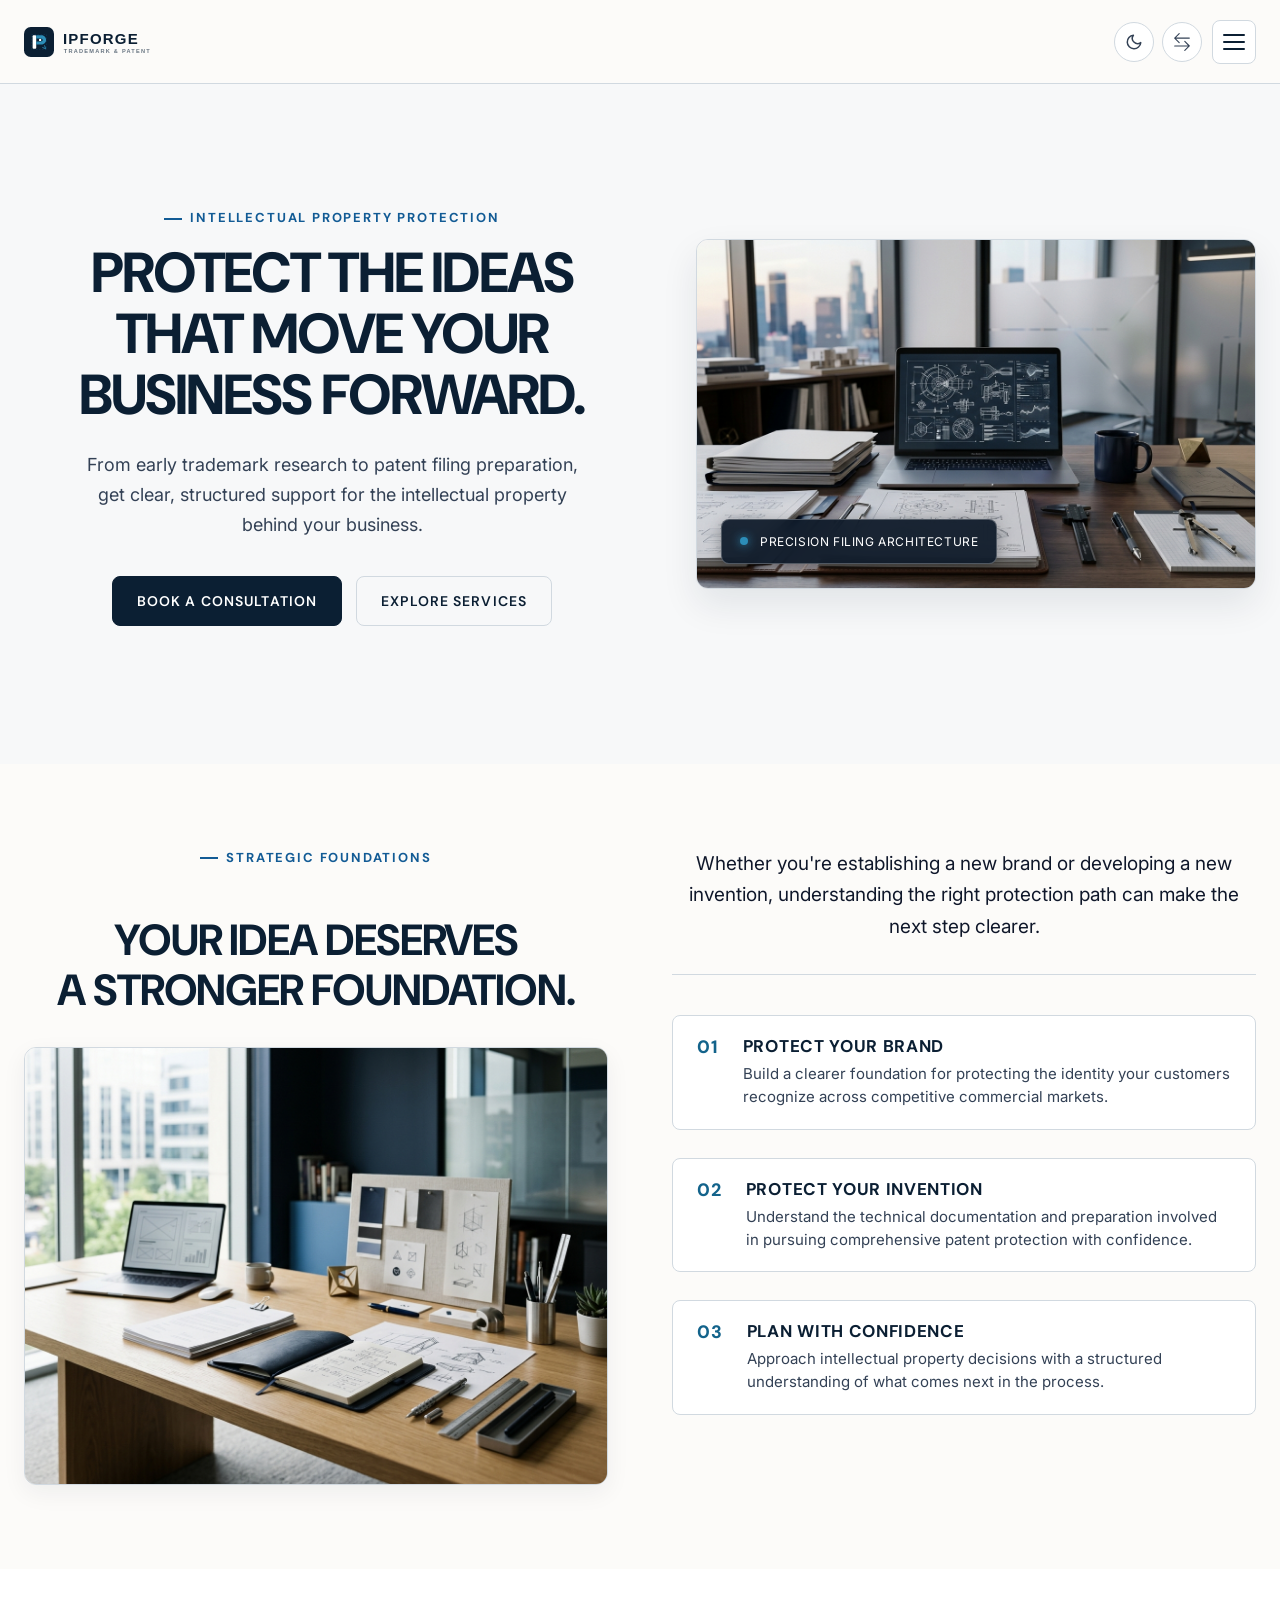
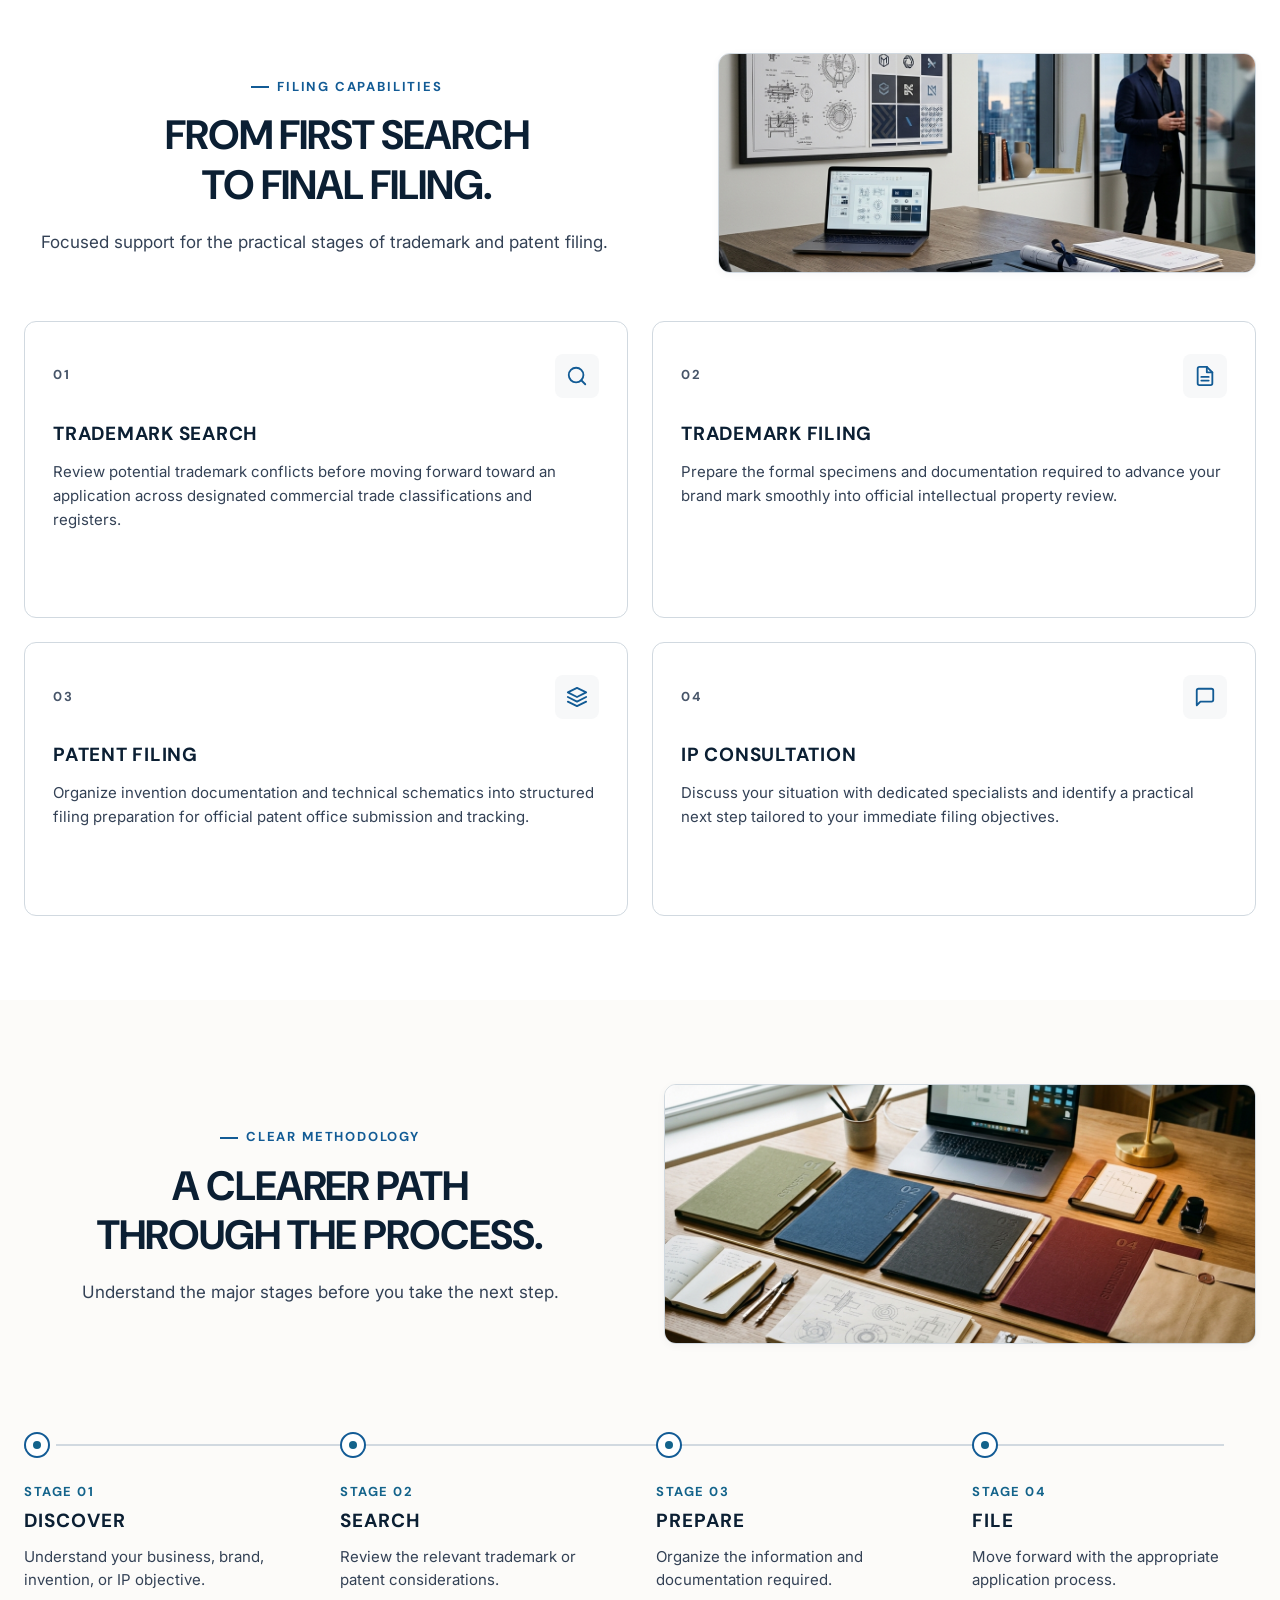
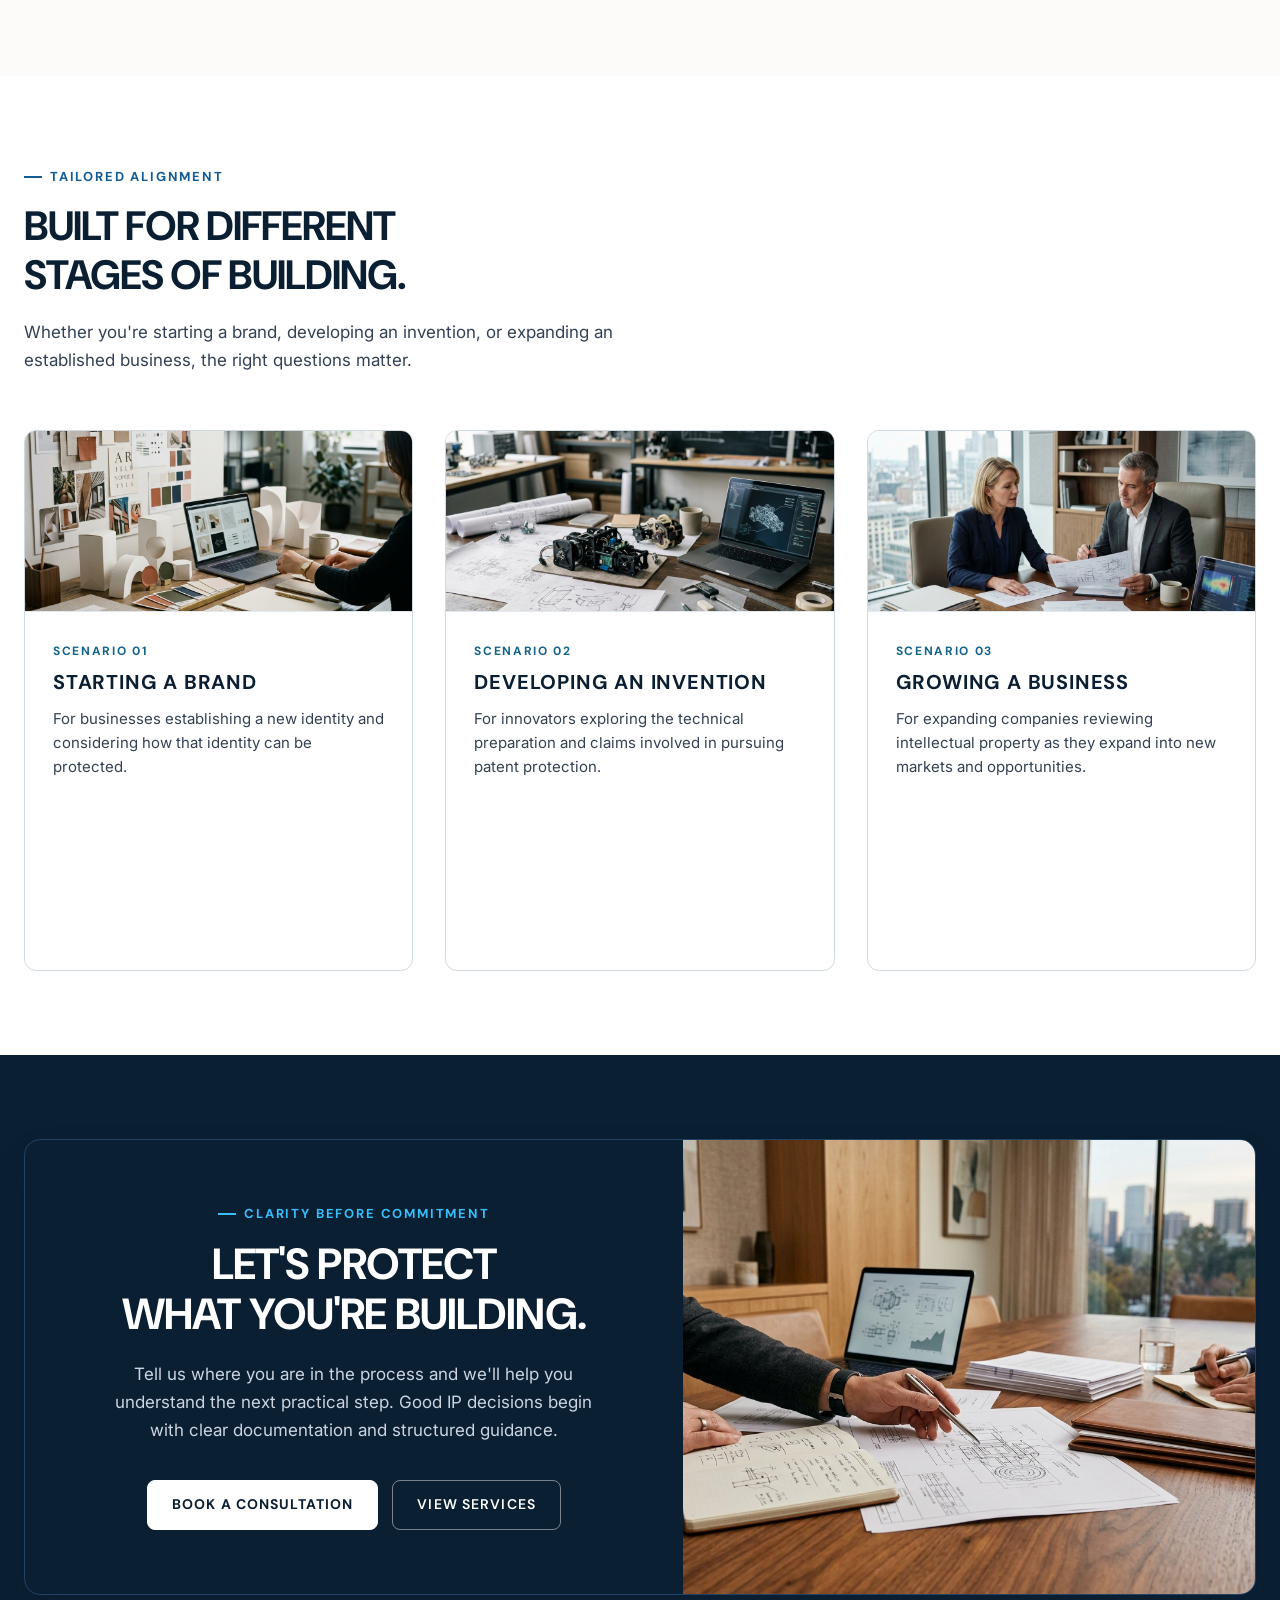
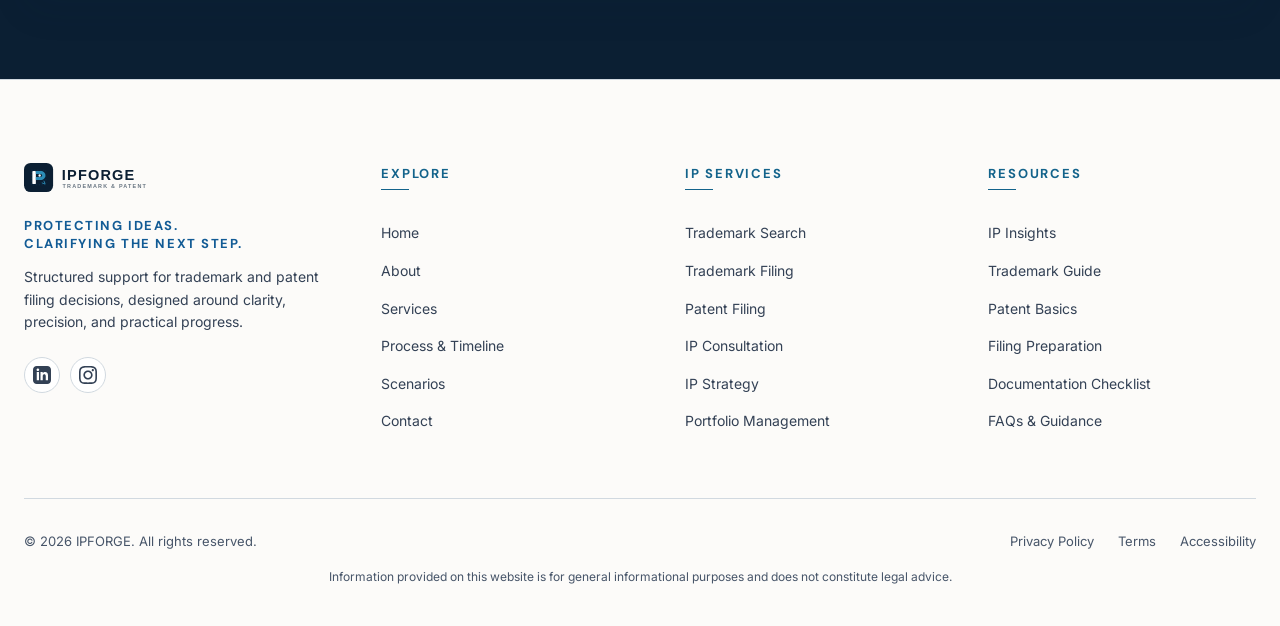
<file: index.html>
<!DOCTYPE html>
<html dir="ltr" lang="en">
<head>
  <meta charset="UTF-8">
  <meta name="viewport" content="width=device-width, initial-scale=1.0">
  <title>Trademark &amp; Patent Filing Services | IPFORGE</title>
  <meta name="description" content="Clear, structured support for trademark and patent filing decisions, from early research and preparation through the filing process.">
  
  <!-- Open Graph Metadata -->
  <meta property="og:title" content="Trademark &amp; Patent Filing Services | IPFORGE">
  <meta property="og:description" content="Clear, structured support for trademark and patent filing decisions, from early research and preparation through the filing process.">
  <meta property="og:type" content="website">
  <meta property="og:image" content="assets/images/home/hero-ip.jpg">

  <!-- Favicon -->
  <link rel="icon" type="image/svg+xml" href="assets/logo/favicon.svg">

  <!-- Core Stylesheets -->
  <link rel="stylesheet" href="css/style.css">
  <link rel="stylesheet" href="css/components.css">
  <link rel="stylesheet" href="css/responsive.css">
      <script>
    (function() {
      try {
        if (localStorage.getItem('ipforge_theme') === 'dark') {
          document.documentElement.classList.add('dark-theme');
          document.addEventListener('DOMContentLoaded', function() {
            var imgs = document.querySelectorAll('.header-logo img, .footer-brand img, .footer-logo, img.footer-logo');
            imgs.forEach(function(img) {
              if (!img.classList.contains('logo-light') && !img.classList.contains('logo-dark')) {
                img.src = 'assets/logo/logo-dark.svg';
              }
            });
          });
        }
        var savedDir = localStorage.getItem('siteDirection');
        if (savedDir === 'rtl' || savedDir === 'ltr') {
          document.documentElement.setAttribute('dir', savedDir);
        } else {
          document.documentElement.setAttribute('dir', 'ltr');
        }
      } catch (e) {}
    })();
  </script>
</head>
<body>

  <!-- ======================================================================
       HEADER
       Reference Proportions: 88-96px, warm white, sticky, subtle border
       ====================================================================== -->
  <header class="site-header" id="top">
    <div class="container header-container">
      
      <!-- Header Left: Logo -->
      <a href="#top" class="header-logo" aria-label="IPFORGE Homepage">
        <img src="assets/logo/logo.svg" alt="IPFORGE Trademark &amp; Patent Filing Service" width="165" height="36">
      </a>

      <!-- Header Center: Desktop Navigation -->
      <nav class="header-nav" aria-label="Primary Navigation">
        <div class="nav-item-dropdown">
          <button type="button" class="nav-link nav-dropdown-toggle active" aria-expanded="false" aria-haspopup="true">
            <span>Home</span>
            <svg class="dropdown-chevron" width="10" height="6" viewBox="0 0 10 6" fill="none" xmlns="http://www.w3.org/2000/svg">
              <path d="M1 1L5 5L9 1" stroke="currentColor" stroke-width="1.5" stroke-linecap="round" stroke-linejoin="round"/>
            </svg>
          </button>
          <div class="nav-dropdown-menu" role="menu">
            <a href="index.html" class="nav-dropdown-item active" role="menuitem">
              <span>Home 1</span>
            </a>
            <a href="home-2.html" class="nav-dropdown-item" role="menuitem">
              <span>Home 2</span>
            </a>
          </div>
        </div>
        <a href="about.html" class="nav-link">About</a>
        <a href="services.html" class="nav-link">Services</a>
        <a href="process.html" class="nav-link">Process</a>
        <a href="scenarios.html" class="nav-link">Scenarios</a>
        <a href="contact.html" class="nav-link">Contact</a>
      </nav>

      <!-- Header Right: Utility Controls & CTA -->
      <div class="header-actions">
        
        <div class="utility-controls">
                    <!-- Control 01: Theme Toggle (Light / Dark) -->
          <div style="position: relative;">
            <button type="button" class="utility-btn theme-toggle-btn" id="themeToggle" aria-label="Switch to dark theme" title="Switch to dark theme">
              <!-- Moon Icon for Light Theme (visible by default) -->
              <svg class="theme-icon theme-icon--moon" viewBox="0 0 24 24" fill="none" stroke="currentColor" stroke-width="2" stroke-linecap="round" stroke-linejoin="round" width="18" height="18" aria-hidden="true">
                <path d="M21 12.79A9 9 0 1 1 11.21 3 7 7 0 0 0 21 12.79z"></path>
              </svg>
              <!-- Sun Icon for Dark Theme (visible in dark theme) -->
              <svg class="theme-icon theme-icon--sun" viewBox="0 0 24 24" fill="none" stroke="currentColor" stroke-width="2" stroke-linecap="round" stroke-linejoin="round" width="18" height="18" aria-hidden="true">
                <circle cx="12" cy="12" r="5"></circle>
                <line x1="12" y1="1" x2="12" y2="3"></line>
                <line x1="12" y1="21" x2="12" y2="23"></line>
                <line x1="4.22" y1="4.22" x2="5.64" y2="5.64"></line>
                <line x1="18.36" y1="18.36" x2="19.78" y2="19.78"></line>
                <line x1="1" y1="12" x2="3" y2="12"></line>
                <line x1="21" y1="12" x2="23" y2="12"></line>
                <line x1="4.22" y1="19.78" x2="5.64" y2="18.36"></line>
                <line x1="18.36" y1="5.64" x2="19.78" y2="4.22"></line>
              </svg>
            </button>
          </div>

                    <!-- Control 02: LTR / RTL Direction Toggle -->
          <div style="position: relative;">
            <button type="button" class="utility-btn direction-toggle" id="directionToggle" aria-label="Switch to right-to-left layout" aria-pressed="false" title="Switch to right-to-left layout">
              <svg class="direction-icon" width="18" height="18" viewBox="0 0 16 16" fill="currentColor" aria-hidden="true">
                <path fill-rule="evenodd" d="M1 11.5a.5.5 0 0 0 .5.5h11.793l-3.147 3.146a.5.5 0 0 0 .708.708l4-4a.5.5 0 0 0 0-.708l-4-4a.5.5 0 0 0-.708.708L13.293 11H1.5a.5.5 0 0 0-.5.5zm14-7a.5.5 0 0 1-.5.5H2.707l3.147 3.146a.5.5 0 1 1-.708.708l-4-4a.5.5 0 0 1 0-.708l4-4a.5.5 0 1 1 .708.708L2.707 4H14.5a.5.5 0 0 1 .5.5z"/>
              </svg>
            </button>
          </div>
        </div>

        <!-- Consultation Header CTA -->
        <a href="contact.html#contact-form-section" class="btn btn-primary"><span>BOOK A CONSULTATION</span></a>

        <!-- Mobile Menu Toggle Button -->
        <button type="button" class="mobile-menu-toggle" aria-label="Open mobile navigation menu" aria-expanded="false">
          <span class="hamburger-icon">
            <span class="hamburger-line"></span>
            <span class="hamburger-line"></span>
            <span class="hamburger-line"></span>
          </span>
        </button>

      </div>
    </div>
  </header>

  <!-- Mobile Navigation Drawer -->
  <div class="mobile-drawer" id="mobileDrawer" role="dialog" aria-label="Mobile Navigation">
    <ul class="mobile-nav-list">
      <li class="mobile-dropdown-item">
        <div class="mobile-dropdown-header">
          <span class="mobile-nav-link active">Home</span>
          <button type="button" class="mobile-submenu-toggle" aria-label="Toggle Home Submenu" aria-expanded="true">
            <svg width="12" height="8" viewBox="0 0 12 8" fill="none">
              <path d="M1 1.5L6 6.5L11 1.5" stroke="currentColor" stroke-width="2" stroke-linecap="round" stroke-linejoin="round"/>
            </svg>
          </button>
        </div>
        <ul class="mobile-subnav-list open">
          <li><a href="index.html" class="mobile-subnav-link active">Home 1</a></li>
          <li><a href="home-2.html" class="mobile-subnav-link">Home 2</a></li>
        </ul>
      </li>
      <li><a href="about.html" class="mobile-nav-link">About</a></li>
      <li><a href="services.html" class="mobile-nav-link">Services</a></li>
      <li><a href="process.html" class="mobile-nav-link">Process</a></li>
      <li><a href="scenarios.html" class="mobile-nav-link">Scenarios</a></li>
      <li><a href="contact.html" class="mobile-nav-link">Contact</a></li>
    </ul>
    <!-- Mobile Drawer Actions (Matching Image 3) -->
    <div class="mobile-drawer-footer">
      <button type="button" class="mobile-drawer-action-btn theme-toggle-btn mobile-theme-btn" aria-label="Switch to dark theme" title="Switch to dark theme">
        <span class="mobile-theme-label">DARK MODE</span>
        <span class="mobile-drawer-btn-icon">
          <svg class="theme-icon theme-icon--moon" viewBox="0 0 24 24" fill="none" stroke="currentColor" stroke-width="2" stroke-linecap="round" stroke-linejoin="round" width="18" height="18" aria-hidden="true">
            <path d="M21 12.79A9 9 0 1 1 11.21 3 7 7 0 0 0 21 12.79z"></path>
          </svg>
          <svg class="theme-icon theme-icon--sun" viewBox="0 0 24 24" fill="none" stroke="currentColor" stroke-width="2" stroke-linecap="round" stroke-linejoin="round" width="18" height="18" aria-hidden="true">
            <circle cx="12" cy="12" r="5"></circle>
            <line x1="12" y1="1" x2="12" y2="3"></line>
            <line x1="12" y1="21" x2="12" y2="23"></line>
            <line x1="4.22" y1="4.22" x2="5.64" y2="5.64"></line>
            <line x1="18.36" y1="18.36" x2="19.78" y2="19.78"></line>
            <line x1="1" y1="12" x2="3" y2="12"></line>
            <line x1="21" y1="12" x2="23" y2="12"></line>
            <line x1="4.22" y1="19.78" x2="5.64" y2="18.36"></line>
            <line x1="18.36" y1="5.64" x2="19.78" y2="4.22"></line>
          </svg>
        </span>
      </button>

      <button type="button" class="mobile-drawer-action-btn direction-toggle mobile-dir-btn" aria-label="Switch to right-to-left layout" aria-pressed="false" title="Switch to right-to-left layout">
        <span class="mobile-dir-label">RTL VIEW</span>
        <span class="mobile-drawer-btn-icon">
          <svg class="direction-icon" width="18" height="18" viewBox="0 0 16 16" fill="currentColor" aria-hidden="true">
            <path fill-rule="evenodd" d="M1 11.5a.5.5 0 0 0 .5.5h11.793l-3.147 3.146a.5.5 0 0 0 .708.708l4-4a.5.5 0 0 0 0-.708l-4-4a.5.5 0 0 0-.708.708L13.293 11H1.5a.5.5 0 0 0-.5.5zm14-7a.5.5 0 0 1-.5.5H2.707l3.147 3.146a.5.5 0 1 1-.708.708l-4-4a.5.5 0 0 1 0-.708l4-4a.5.5 0 1 1 .708.708L2.707 4H14.5a.5.5 0 0 1 .5.5z"/>
          </svg>
        </span>
      </button>

      <a href="contact.html#contact-form-section" class="btn btn-primary mobile-drawer-cta">
        <span>BOOK A CONSULTATION</span>
      </a>
    </div>
  </div>


  <!-- ======================================================================
       SECTION 01 OF 06 — HERO (Original Split Editorial)
       ====================================================================== -->
  <section class="hero-section" id="hero">
    <div class="container">
      <div class="hero-grid">
        
        <!-- Left: Editorial Content -->
        <div class="hero-content">
          <span class="section-eyebrow hero-eyebrow">Intellectual Property Protection</span>
          
          <h1 class="hero-title">
            PROTECT THE IDEAS<br>
            THAT MOVE YOUR BUSINESS FORWARD.
          </h1>

          <p class="hero-desc">
            From early trademark research to patent filing preparation, get clear, structured support for the intellectual property behind your business.
          </p>

          <div class="hero-actions">
            <a href="contact.html#contact-form-section" class="btn btn-primary"><span>BOOK A CONSULTATION</span></a>
            <a href="#services" class="btn btn-secondary">
              Explore Services
            </a>
          </div>
        </div>

        <!-- Right: Hero Editorial Image -->
        <div class="hero-media">
          <div class="hero-image-wrapper">
            <img src="assets/images/home/hero-ip.jpg" alt="Structured intellectual property blueprints and technical patent filing documents on an executive workspace" width="620" height="388">
            <div class="hero-badge">
              <span class="hero-badge-dot"></span>
              <span>Precision Filing Architecture</span>
            </div>
          </div>
        </div>

      </div>
    </div>
  </section>


  <!-- ======================================================================
       SECTION 02 OF 06 — INTRODUCTION (Editorial Statement + Balanced Numbers)
       ====================================================================== -->
  <section class="section section--warm" id="about">
    <div class="container">
      <div class="intro-grid">
        
        <!-- Left: Statement Heading & Visual -->
        <div class="intro-left">
          <span class="section-eyebrow">Strategic Foundations</span>
          <h2 class="intro-heading">
            YOUR IDEA DESERVES<br>
            A STRONGER FOUNDATION.
          </h2>
          <div class="intro-image-wrapper">
            <img src="assets/images/home/protection.jpg" alt="Intellectual property planning workspace with precision tools and technical records" width="560" height="420" loading="lazy">
          </div>
        </div>

        <!-- Right: Lead & Three Balanced Statements (Strict 12-16 words each) -->
        <div class="intro-right">
          <p class="intro-lead">
            Whether you're establishing a new brand or developing a new invention, understanding the right protection path can make the next step clearer.
          </p>

          <div class="numbered-items-stack">
            <!-- 01 Statement -->
            <div class="numbered-item">
              <span class="numbered-item-num">01</span>
              <div class="numbered-item-content">
                <h3 class="numbered-item-title">Protect Your Brand</h3>
                <p class="numbered-item-desc">
                  Build a clearer foundation for protecting the identity your customers recognize across competitive commercial markets.
                </p>
              </div>
            </div>

            <!-- 02 Statement -->
            <div class="numbered-item">
              <span class="numbered-item-num">02</span>
              <div class="numbered-item-content">
                <h3 class="numbered-item-title">Protect Your Invention</h3>
                <p class="numbered-item-desc">
                  Understand the technical documentation and preparation involved in pursuing comprehensive patent protection with confidence.
                </p>
              </div>
            </div>

            <!-- 03 Statement -->
            <div class="numbered-item">
              <span class="numbered-item-num">03</span>
              <div class="numbered-item-content">
                <h3 class="numbered-item-title">Plan With Confidence</h3>
                <p class="numbered-item-desc">
                  Approach intellectual property decisions with a structured understanding of what comes next in the process.
                </p>
              </div>
            </div>
          </div>

        </div>

      </div>
    </div>
  </section>


  <!-- ======================================================================
       SECTION 03 OF 06 — SERVICES (Four Equal Cards — Strictly Equal Height & Content)
       ====================================================================== -->
  <section class="section section--white" id="services">
    <div class="container">
      
      <!-- Section Header with Editorial Image Banner -->
      <div class="services-header-wrapper">
        <div>
          <span class="section-eyebrow">Filing Capabilities</span>
          <h2 class="section-title">
            FROM FIRST SEARCH<br>
            TO FINAL FILING.
          </h2>
          <p class="section-lead">
            Focused support for the practical stages of trademark and patent filing.
          </p>
        </div>

        <div class="services-visual-banner">
          <img src="assets/images/home/services.jpg" alt="Advisory workspace with patent schematics and trademark review materials" width="520" height="220" loading="lazy">
        </div>
      </div>

      <!-- Four Equal Service Cards (Strict Non-Negotiable Card Rule) -->
      <div class="services-grid">
        
        <!-- CARD 01 -->
        <article class="service-card">
          <div class="service-card-top">
            <span class="service-card-num">01</span>
            <div class="service-card-icon" aria-hidden="true">
              <svg viewBox="0 0 24 24" fill="none" stroke-width="2" stroke-linecap="round" stroke-linejoin="round">
                <circle cx="11" cy="11" r="8"></circle>
                <line x1="21" y1="21" x2="16.65" y2="16.65"></line>
              </svg>
            </div>
          </div>
          <h3 class="service-card-title">Trademark Search</h3>
          <p class="service-card-desc">
            Review potential trademark conflicts before moving forward toward an application across designated commercial trade classifications and registers.
          </p>
          <div class="service-card-cta">
            <a href="contact.html?service=Trademark%20Search%20%26%20Filing#contact-form-section" class="link-cta" data-service="Trademark Search & Filing">
              <span>Explore</span>
              <span class="arrow">→</span>
            </a>
          </div>
        </article>

        <!-- CARD 02 -->
        <article class="service-card">
          <div class="service-card-top">
            <span class="service-card-num">02</span>
            <div class="service-card-icon" aria-hidden="true">
              <svg viewBox="0 0 24 24" fill="none" stroke-width="2" stroke-linecap="round" stroke-linejoin="round">
                <path d="M14 2H6a2 2 0 0 0-2 2v16a2 2 0 0 0 2 2h12a2 2 0 0 0 2-2V8z"></path>
                <polyline points="14 2 14 8 20 8"></polyline>
                <line x1="16" y1="13" x2="8" y2="13"></line>
                <line x1="16" y1="17" x2="8" y2="17"></line>
              </svg>
            </div>
          </div>
          <h3 class="service-card-title">Trademark Filing</h3>
          <p class="service-card-desc">
            Prepare the formal specimens and documentation required to advance your brand mark smoothly into official intellectual property review.
          </p>
          <div class="service-card-cta">
            <a href="contact.html?service=Trademark%20Search%20%26%20Filing#contact-form-section" class="link-cta" data-service="Trademark Search & Filing">
              <span>Explore</span>
              <span class="arrow">→</span>
            </a>
          </div>
        </article>

        <!-- CARD 03 -->
        <article class="service-card">
          <div class="service-card-top">
            <span class="service-card-num">03</span>
            <div class="service-card-icon" aria-hidden="true">
              <svg viewBox="0 0 24 24" fill="none" stroke-width="2" stroke-linecap="round" stroke-linejoin="round">
                <polygon points="12 2 2 7 12 12 22 7 12 2"></polygon>
                <polyline points="2 17 12 22 22 17"></polyline>
                <polyline points="2 12 12 17 22 12"></polyline>
              </svg>
            </div>
          </div>
          <h3 class="service-card-title">Patent Filing</h3>
          <p class="service-card-desc">
            Organize invention documentation and technical schematics into structured filing preparation for official patent office submission and tracking.
          </p>
          <div class="service-card-cta">
            <a href="contact.html?service=Patent%20Preparation%20%26%20Filing#contact-form-section" class="link-cta" data-service="Patent Preparation & Filing">
              <span>Explore</span>
              <span class="arrow">→</span>
            </a>
          </div>
        </article>

        <!-- CARD 04 -->
        <article class="service-card">
          <div class="service-card-top">
            <span class="service-card-num">04</span>
            <div class="service-card-icon" aria-hidden="true">
              <svg viewBox="0 0 24 24" fill="none" stroke-width="2" stroke-linecap="round" stroke-linejoin="round">
                <path d="M21 15a2 2 0 0 1-2 2H7l-4 4V5a2 2 0 0 1 2-2h14a2 2 0 0 1 2 2z"></path>
              </svg>
            </div>
          </div>
          <h3 class="service-card-title">IP Consultation</h3>
          <p class="service-card-desc">
            Discuss your situation with dedicated specialists and identify a practical next step tailored to your immediate filing objectives.
          </p>
          <div class="service-card-cta">
            <a href="contact.html?service=IP%20Strategy%20%26%20Consultation#contact-form-section" class="link-cta" data-service="IP Strategy & Consultation">
              <span>Explore</span>
              <span class="arrow">→</span>
            </a>
          </div>
        </article>

      </div>

    </div>
  </section>


  <!-- ======================================================================
       SECTION 04 OF 06 — PROCESS (Horizontal Timeline with Sequential Nodes)
       ====================================================================== -->
  <section class="section section--warm" id="process">
    <div class="container">
      
      <div class="process-intro-row">
        <div>
          <span class="section-eyebrow">Clear Methodology</span>
          <h2 class="section-title">
            A CLEARER PATH<br>
            THROUGH THE PROCESS.
          </h2>
          <p class="section-lead">
            Understand the major stages before you take the next step.
          </p>
        </div>

        <div class="process-image-preview">
          <img src="assets/images/home/process.jpg" alt="Structured IP filing stages with sequential documentation folders" width="520" height="260" loading="lazy">
        </div>
      </div>

      <!-- Horizontal Timeline (Turns Vertical on Mobile) -->
      <div class="process-timeline">
        
        <!-- Node 01 -->
        <div class="process-node">
          <div class="process-node-indicator">
            <span class="process-node-circle"></span>
          </div>
          <span class="process-node-num">Stage 01</span>
          <h3 class="process-node-title">Discover</h3>
          <p class="process-node-desc">
            Understand your business, brand, invention, or IP objective.
          </p>
        </div>

        <!-- Node 02 -->
        <div class="process-node">
          <div class="process-node-indicator">
            <span class="process-node-circle"></span>
          </div>
          <span class="process-node-num">Stage 02</span>
          <h3 class="process-node-title">Search</h3>
          <p class="process-node-desc">
            Review the relevant trademark or patent considerations.
          </p>
        </div>

        <!-- Node 03 -->
        <div class="process-node">
          <div class="process-node-indicator">
            <span class="process-node-circle"></span>
          </div>
          <span class="process-node-num">Stage 03</span>
          <h3 class="process-node-title">Prepare</h3>
          <p class="process-node-desc">
            Organize the information and documentation required.
          </p>
        </div>

        <!-- Node 04 -->
        <div class="process-node">
          <div class="process-node-indicator">
            <span class="process-node-circle"></span>
          </div>
          <span class="process-node-num">Stage 04</span>
          <h3 class="process-node-title">File</h3>
          <p class="process-node-desc">
            Move forward with the appropriate application process.
          </p>
        </div>

      </div>

    </div>
  </section>


  <!-- ======================================================================
       SECTION 05 OF 06 — SCENARIOS (Three Equal Visual Panels + Precision Focus)
       ====================================================================== -->
  <section class="section section--white" id="scenarios">
    <div class="container">
      
      <div style="max-width: 680px;">
        <span class="section-eyebrow">Tailored Alignment</span>
        <h2 class="section-title">
          BUILT FOR DIFFERENT<br>
          STAGES OF BUILDING.
        </h2>
        <p class="section-lead">
          Whether you're starting a brand, developing an invention, or expanding an established business, the right questions matter.
        </p>
      </div>

      <!-- Three Equal Panels (Strict Non-Negotiable Equal Height & Equal Length) -->
      <div class="scenarios-grid">
        
        <!-- Panel 01 -->
        <article class="scenario-panel">
          <div class="scenario-image-wrapper">
            <img src="assets/images/home/brand-scenario.jpg" alt="Brand identity design workspace with abstract visual assets and color palette" width="400" height="300" loading="lazy">
          </div>
          <div class="scenario-body">
            <span class="scenario-num">Scenario 01</span>
            <h3 class="scenario-title">Starting a Brand</h3>
            <p class="scenario-desc">
              For businesses establishing a new identity and considering how that identity can be protected.
            </p>
            <div class="scenario-cta">
              <a href="contact.html?service=Trademark%20Search%20%26%20Filing#contact-form-section" class="link-cta" data-service="Trademark Search & Filing">
                <span>Explore Brand Protection</span>
                <span class="arrow">→</span>
              </a>
            </div>
          </div>
        </article>

        <!-- Panel 02 -->
        <article class="scenario-panel">
          <div class="scenario-image-wrapper">
            <img src="assets/images/home/invention-scenario.jpg" alt="Invention development workspace with engineering prototype schematics and components" width="400" height="300" loading="lazy">
          </div>
          <div class="scenario-body">
            <span class="scenario-num">Scenario 02</span>
            <h3 class="scenario-title">Developing an Invention</h3>
            <p class="scenario-desc">
              For innovators exploring the technical preparation and claims involved in pursuing patent protection.
            </p>
            <div class="scenario-cta">
              <a href="contact.html?service=Patent%20Preparation%20%26%20Filing#contact-form-section" class="link-cta" data-service="Patent Preparation & Filing">
                <span>Explore Patent Support</span>
                <span class="arrow">→</span>
              </a>
            </div>
          </div>
        </article>

        <!-- Panel 03 -->
        <article class="scenario-panel">
          <div class="scenario-image-wrapper">
            <img src="assets/images/home/business-scenario.jpg" alt="Executive team reviewing intellectual property strategy documents in modern conference room" width="400" height="300" loading="lazy">
          </div>
          <div class="scenario-body">
            <span class="scenario-num">Scenario 03</span>
            <h3 class="scenario-title">Growing a Business</h3>
            <p class="scenario-desc">
              For expanding companies reviewing intellectual property as they expand into new markets and opportunities.
            </p>
            <div class="scenario-cta">
              <a href="contact.html?service=IP%20Strategy%20%26%20Consultation#contact-form-section" class="link-cta" data-service="IP Strategy & Consultation">
                <span>Discuss Your Needs</span>
                <span class="arrow">→</span>
              </a>
            </div>
          </div>
        </article>

      </div>

    </div>
  </section>


  <!-- ======================================================================
       SECTION 06 OF 06 — CONSULTATION & COMMITMENT (Dark Split Composition)
       ====================================================================== -->
  <section class="section section--dark" id="consultation">
    <div class="container">
      <div class="consultation-box">
        <div class="consultation-grid">
          
          <!-- Left: Dark Editorial Content & Clarity Commitment -->
          <div class="consultation-left">
            <span class="section-eyebrow">Clarity Before Commitment</span>
            <h2 class="consultation-heading">
              LET'S PROTECT<br>
              WHAT YOU'RE BUILDING.
            </h2>
            <p class="consultation-desc">
              Tell us where you are in the process and we'll help you understand the next practical step. Good IP decisions begin with clear documentation and structured guidance.
            </p>
            <div class="consultation-actions">
              <a href="contact.html#contact-form-section" class="btn btn-white"><span>BOOK A CONSULTATION</span></a>
              <a href="#services" class="btn btn-outline-white">
                View Services
              </a>
            </div>
          </div>

          <!-- Right: Consultation Editorial Photograph -->
          <div class="consultation-right">
            <div class="consultation-image-wrapper">
              <img src="assets/images/home/consultation.jpg" alt="Professional consultation workspace with blueprints and structured patent notes" width="620" height="388" loading="lazy">
            </div>
          </div>

        </div>
      </div>
    </div>
  </section>


  <!-- ======================================================================
       FOOTER
       Matches reference structure: 4 columns, elegant rhythm, warm white
       ====================================================================== -->
  <footer class="site-footer" role="contentinfo">
    <div class="container">
      
      <!-- Top 4 Columns -->
      <div class="footer-top">
        
        <!-- Col 01: Brand Identity -->
        <div class="footer-brand">
          <a href="#top" class="footer-logo" aria-label="IPFORGE Home">
            <img src="assets/logo/logo.svg" alt="IPFORGE Logo" width="160" height="35">
          </a>
          <p class="footer-tagline">
            PROTECTING IDEAS.<br>
            CLARIFYING THE NEXT STEP.
          </p>
          <p class="footer-desc">
            Structured support for trademark and patent filing decisions, designed around clarity, precision, and practical progress.
          </p>
          <div class="footer-social-row">
            <a href="https://linkedin.com" target="_blank" rel="noopener noreferrer" class="social-btn" aria-label="LinkedIn Profile">
              <svg viewBox="0 0 24 24">
                <path d="M19 0h-14c-2.761 0-5 2.239-5 5v14c0 2.761 2.239 5 5 5h14c2.762 0 5-2.239 5-5v-14c0-2.761-2.238-5-5-5zm-11 19h-3v-11h3v11zm-1.5-12.268c-.966 0-1.75-.79-1.75-1.764s.784-1.764 1.75-1.764 1.75.79 1.75 1.764-.783 1.764-1.75 1.764zm13.5 12.268h-3v-5.604c0-3.368-4-3.113-4 0v5.604h-3v-11h3v1.765c1.396-2.586 7-2.777 7 2.476v6.759z"/>
              </svg>
            </a>
            <a href="https://instagram.com" target="_blank" rel="noopener noreferrer" class="social-btn" aria-label="Instagram Profile">
              <svg viewBox="0 0 24 24">
                <path d="M12 2.163c3.204 0 3.584.012 4.85.07 3.252.148 4.771 1.691 4.919 4.919.058 1.265.069 1.645.069 4.849 0 3.205-.012 3.584-.069 4.849-.149 3.225-1.664 4.771-4.919 4.919-1.266.058-1.644.07-4.85.07-3.204 0-3.584-.012-4.849-.07-3.26-.149-4.771-1.699-4.919-4.92-.058-1.265-.07-1.644-.07-4.849 0-3.204.013-3.583.07-4.849.149-3.227 1.664-4.771 4.919-4.919 1.266-.057 1.645-.069 4.849-.069zm0-2.163c-3.259 0-3.667.014-4.947.072-4.358.2-6.78 2.618-6.98 6.98-.059 1.281-.073 1.689-.073 4.948 0 3.259.014 3.668.072 4.948.2 4.358 2.618 6.78 6.98 6.98 1.281.058 1.689.072 4.948.072 3.259 0 3.668-.014 4.948-.072 4.354-.2 6.782-2.618 6.979-6.98.059-1.28.073-1.689.073-4.948 0-3.259-.014-3.667-.072-4.947-.196-4.354-2.617-6.78-6.979-6.98-1.281-.059-1.69-.073-4.949-.073zm0 5.838c-3.403 0-6.162 2.759-6.162 6.162s2.759 6.163 6.162 6.163 6.162-2.759 6.162-6.163c0-3.403-2.759-6.162-6.162-6.162zm0 10.162c-2.209 0-4-1.79-4-4 0-2.209 1.791-4 4-4s4 1.791 4 4c0 2.21-1.791 4-4 4zm6.406-11.845c-.796 0-1.441.645-1.441 1.44s.645 1.44 1.441 1.44c.795 0 1.439-.645 1.439-1.44s-.644-1.44-1.439-1.44z"/>
              </svg>
            </a>
          </div>
        </div>

        <!-- Col 02: Explore Links -->
        <div>
          <span class="footer-col-heading">Explore</span>
          <ul class="footer-nav-list">
            <li><a href="#top" class="footer-nav-link">Home</a></li>
            <li><a href="about.html" class="footer-nav-link">About</a></li>
            <li><a href="services.html" class="footer-nav-link">Services</a></li>
            <li><a href="process.html" class="footer-nav-link">Process &amp; Timeline</a></li>
            <li><a href="scenarios.html" class="footer-nav-link">Scenarios</a></li>
            <li><a href="contact.html" class="footer-nav-link">Contact</a></li>
          </ul>
        </div>

        <!-- Col 03: IP Services Links -->
        <div>
          <span class="footer-col-heading">IP Services</span>
          <ul class="footer-nav-list">
            <li><a href="services.html#trademark-services" class="footer-nav-link">Trademark Search</a></li>
            <li><a href="services.html#trademark-services" class="footer-nav-link">Trademark Filing</a></li>
            <li><a href="services.html#patent-services" class="footer-nav-link">Patent Filing</a></li>
            <li><a href="contact.html" class="footer-nav-link">IP Consultation</a></li>
            <li><a href="scenarios.html" class="footer-nav-link">IP Strategy</a></li>
            <li><a href="services.html" class="footer-nav-link">Portfolio Management</a></li>
          </ul>
        </div>

        <!-- Col 04: Resources Links -->
        <div>
          <span class="footer-col-heading">Resources</span>
          <ul class="footer-nav-list">
            <li><a href="scenarios.html" class="footer-nav-link">IP Insights</a></li>
            <li><a href="about.html" class="footer-nav-link">Trademark Guide</a></li>
            <li><a href="process.html" class="footer-nav-link">Patent Basics</a></li>
            <li><a href="#services" class="footer-nav-link">Filing Preparation</a></li>
            <li><a href="#consultation" class="footer-nav-link">Documentation Checklist</a></li>
            <li><a href="#consultation" class="footer-nav-link">FAQs &amp; Guidance</a></li>
          </ul>
        </div>

      </div>

      <!-- Thin Horizontal Divider -->
      <div class="footer-divider"></div>

      <!-- Bottom Bar: Legal & Rights -->
      <div class="footer-bottom">
        <div>
          © 2026 IPFORGE. All rights reserved.
        </div>
        <div class="footer-legal-links">
          <a href="#top" class="footer-legal-link">Privacy Policy</a>
          <a href="#top" class="footer-legal-link">Terms</a>
          <a href="#top" class="footer-legal-link">Accessibility</a>
        </div>
      </div>

      <!-- Subtle Legal Disclaimer -->
      <p class="footer-disclaimer">
        Information provided on this website is for general informational purposes and does not constitute legal advice.
      </p>

    </div>
  </footer>


  <!-- ======================================================================
       MODAL — BOOK A CONSULTATION (Accessible Interactive Dialog)
       ====================================================================== -->
  <div class="modal-overlay" id="consultationModal" role="dialog" aria-modal="true" aria-labelledby="modalHeading" aria-hidden="true">
    <div class="modal-window">
      <button type="button" class="modal-close-btn" aria-label="Close consultation dialog">
        <svg width="18" height="18" viewBox="0 0 24 24" fill="none" stroke="currentColor" stroke-width="2" stroke-linecap="round" stroke-linejoin="round">
          <line x1="18" y1="6" x2="6" y2="18"></line>
          <line x1="6" y1="6" x2="18" y2="18"></line>
        </svg>
      </button>

      <span class="section-eyebrow" style="margin-bottom: 8px;">Direct Advisory</span>
      <h3 class="modal-title" id="modalHeading">Book an IP Consultation</h3>
      <p class="modal-desc">
        Select your objective and share details to review your filing trajectory with our team.
      </p>

      <form id="consultationForm">
        <div class="form-group">
          <label class="form-label" for="modalName">Full Name</label>
          <input type="text" id="modalName" class="form-input" placeholder="e.g. Katherine Vance" required>
        </div>

        <div class="form-group">
          <label class="form-label" for="modalEmail">Business Email</label>
          <input type="email" id="modalEmail" class="form-input" placeholder="katherine@company.com" required>
        </div>

        <div class="form-group">
          <label class="form-label" for="modalServiceType">Filing Objective</label>
          <select id="modalServiceType" class="form-select" required>
            <option value="Trademark Search">Trademark Search &amp; Clearance</option>
            <option value="Trademark Filing">Trademark Filing Preparation</option>
            <option value="Patent Filing">Patent Documentation &amp; Filing</option>
            <option value="IP Consultation">Comprehensive IP Consultation</option>
            <option value="Brand Protection">Brand Protection Roadmap</option>
            <option value="IP Strategy">Corporate IP Strategy</option>
          </select>
        </div>

        <div class="form-group">
          <label class="form-label" for="modalNotes">Project Summary (Confidential)</label>
          <textarea id="modalNotes" class="form-textarea" placeholder="Briefly summarize your mark, invention, or current filing stage..."></textarea>
        </div>

        <button type="submit" class="btn btn-primary" style="width: 100%; margin-top: 10px;">
          Request Consultation
        </button>

        <div class="form-feedback" role="alert"></div>
      </form>
    </div>
  </div>


  <!-- Core Scripts -->
  <script src="js/navigation.js"></script>
  <script src="js/animations.js"></script>
  <script src="js/main.js"></script>

</body>
</html>
</file>
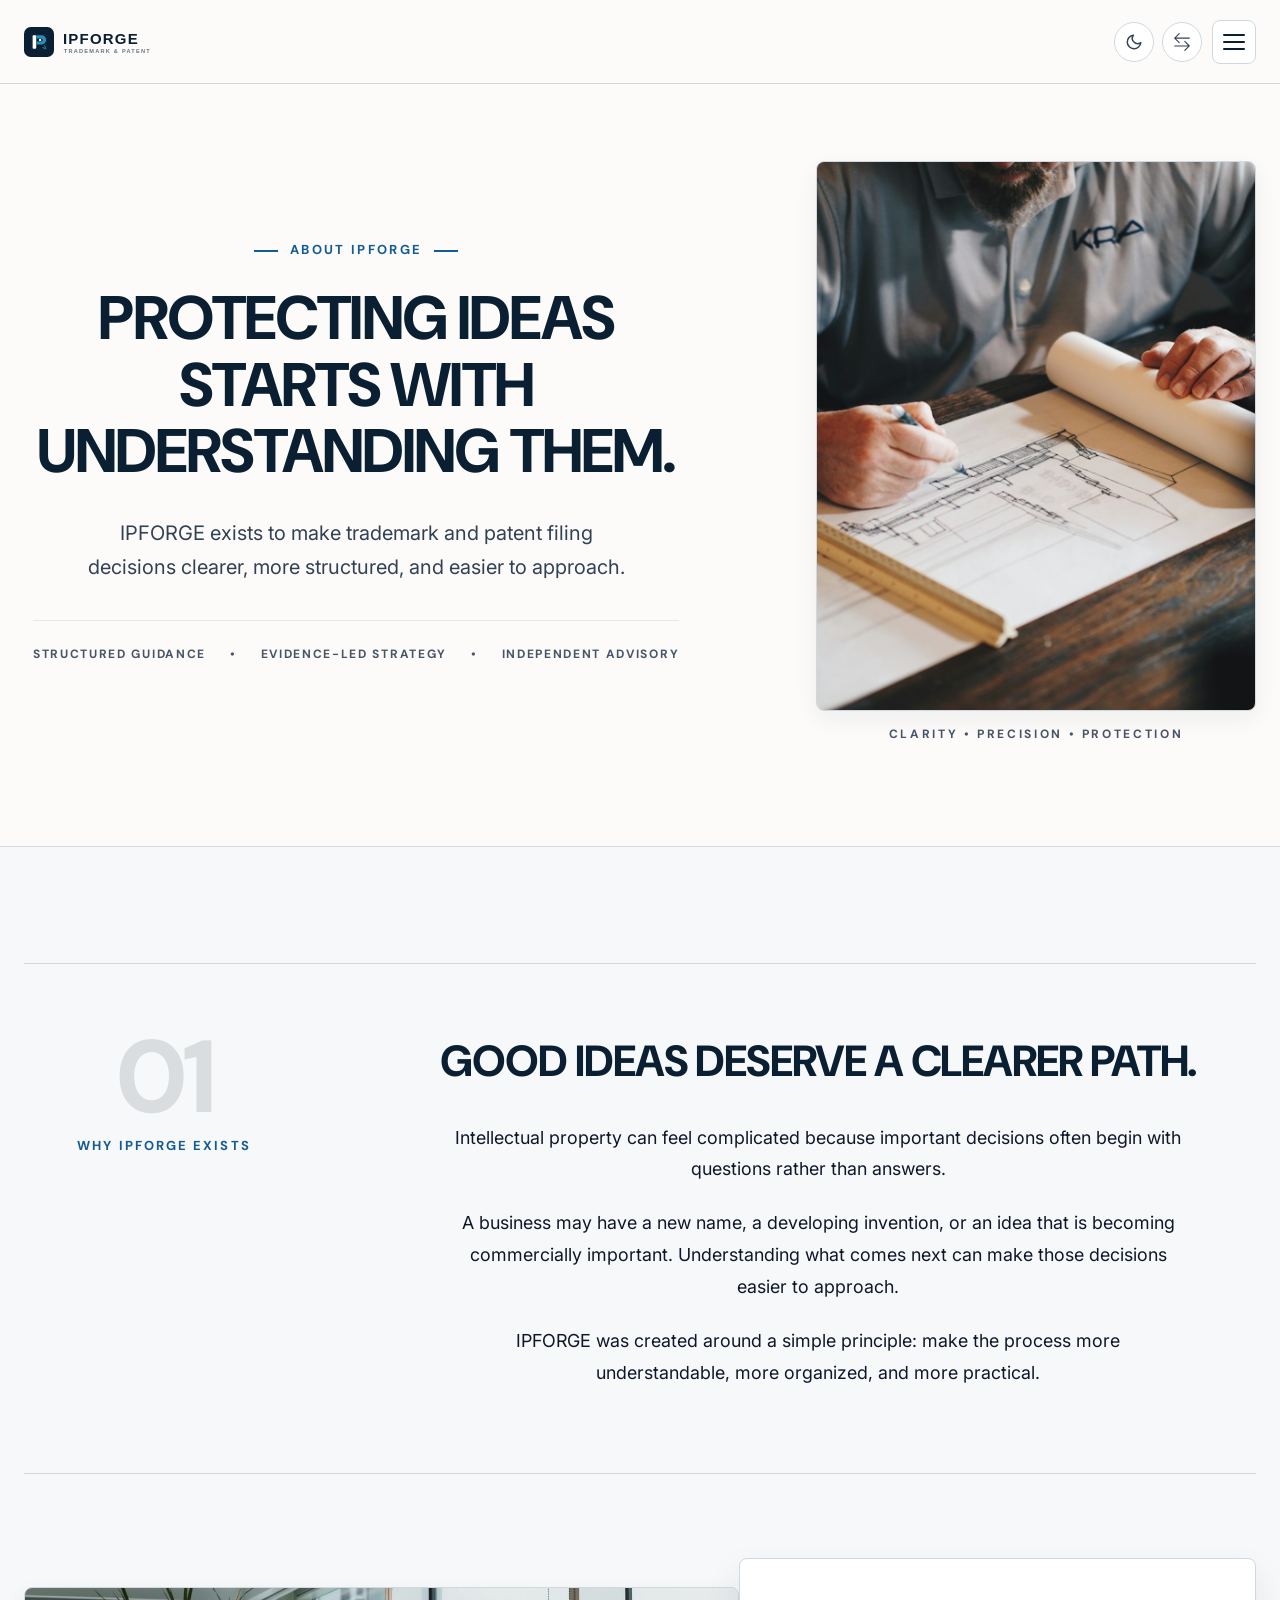
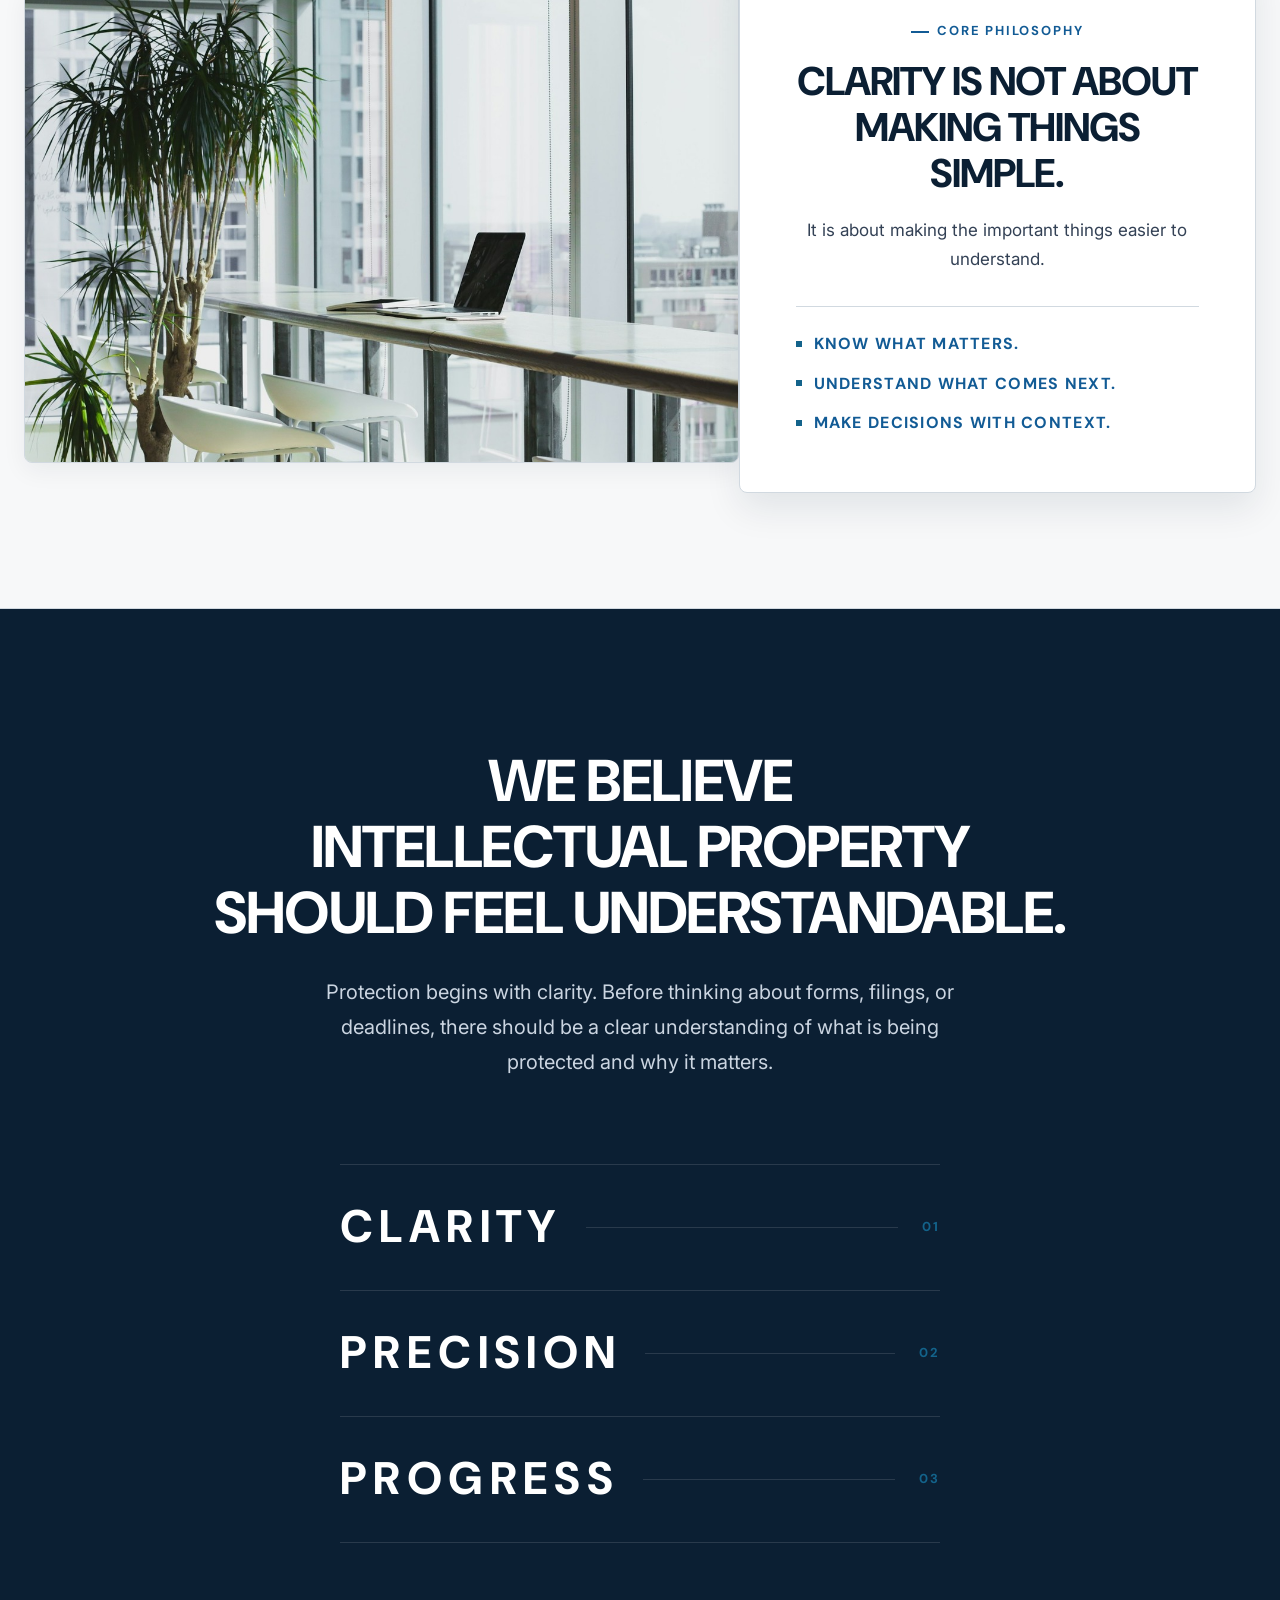
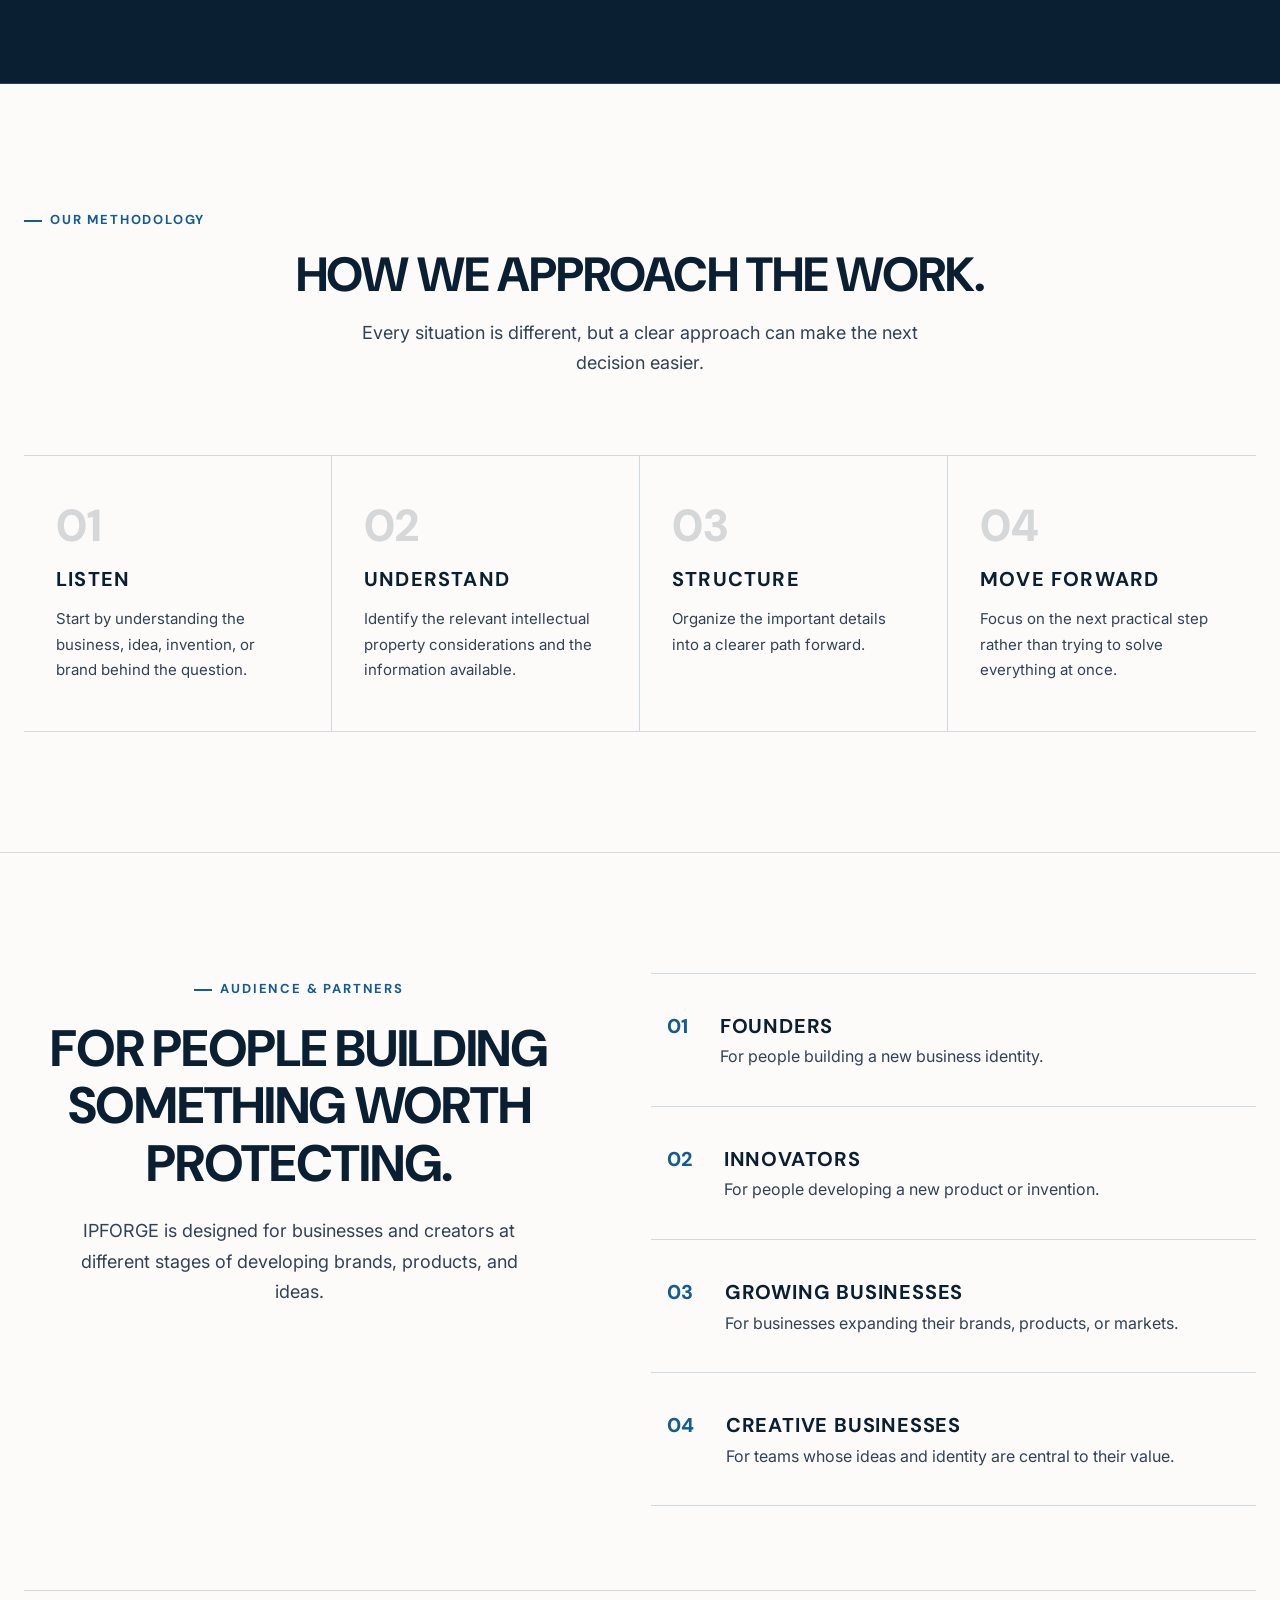
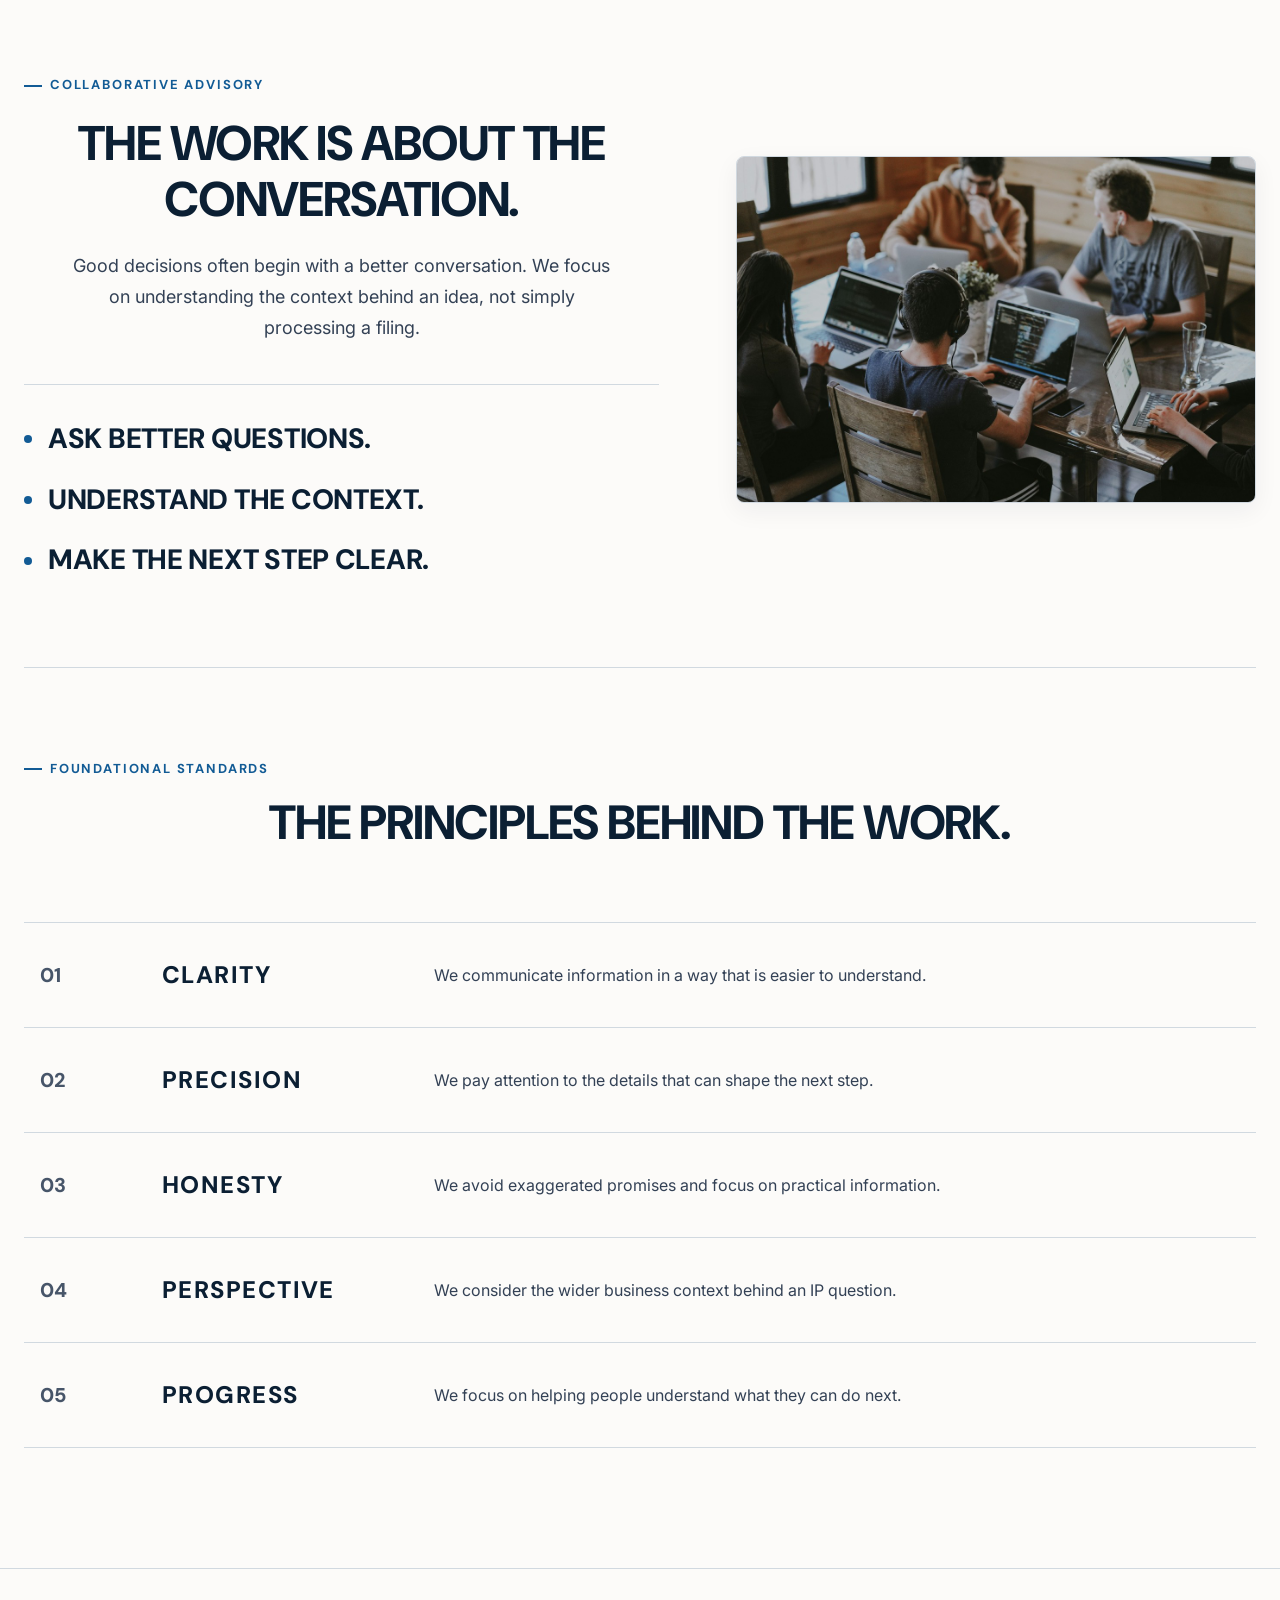
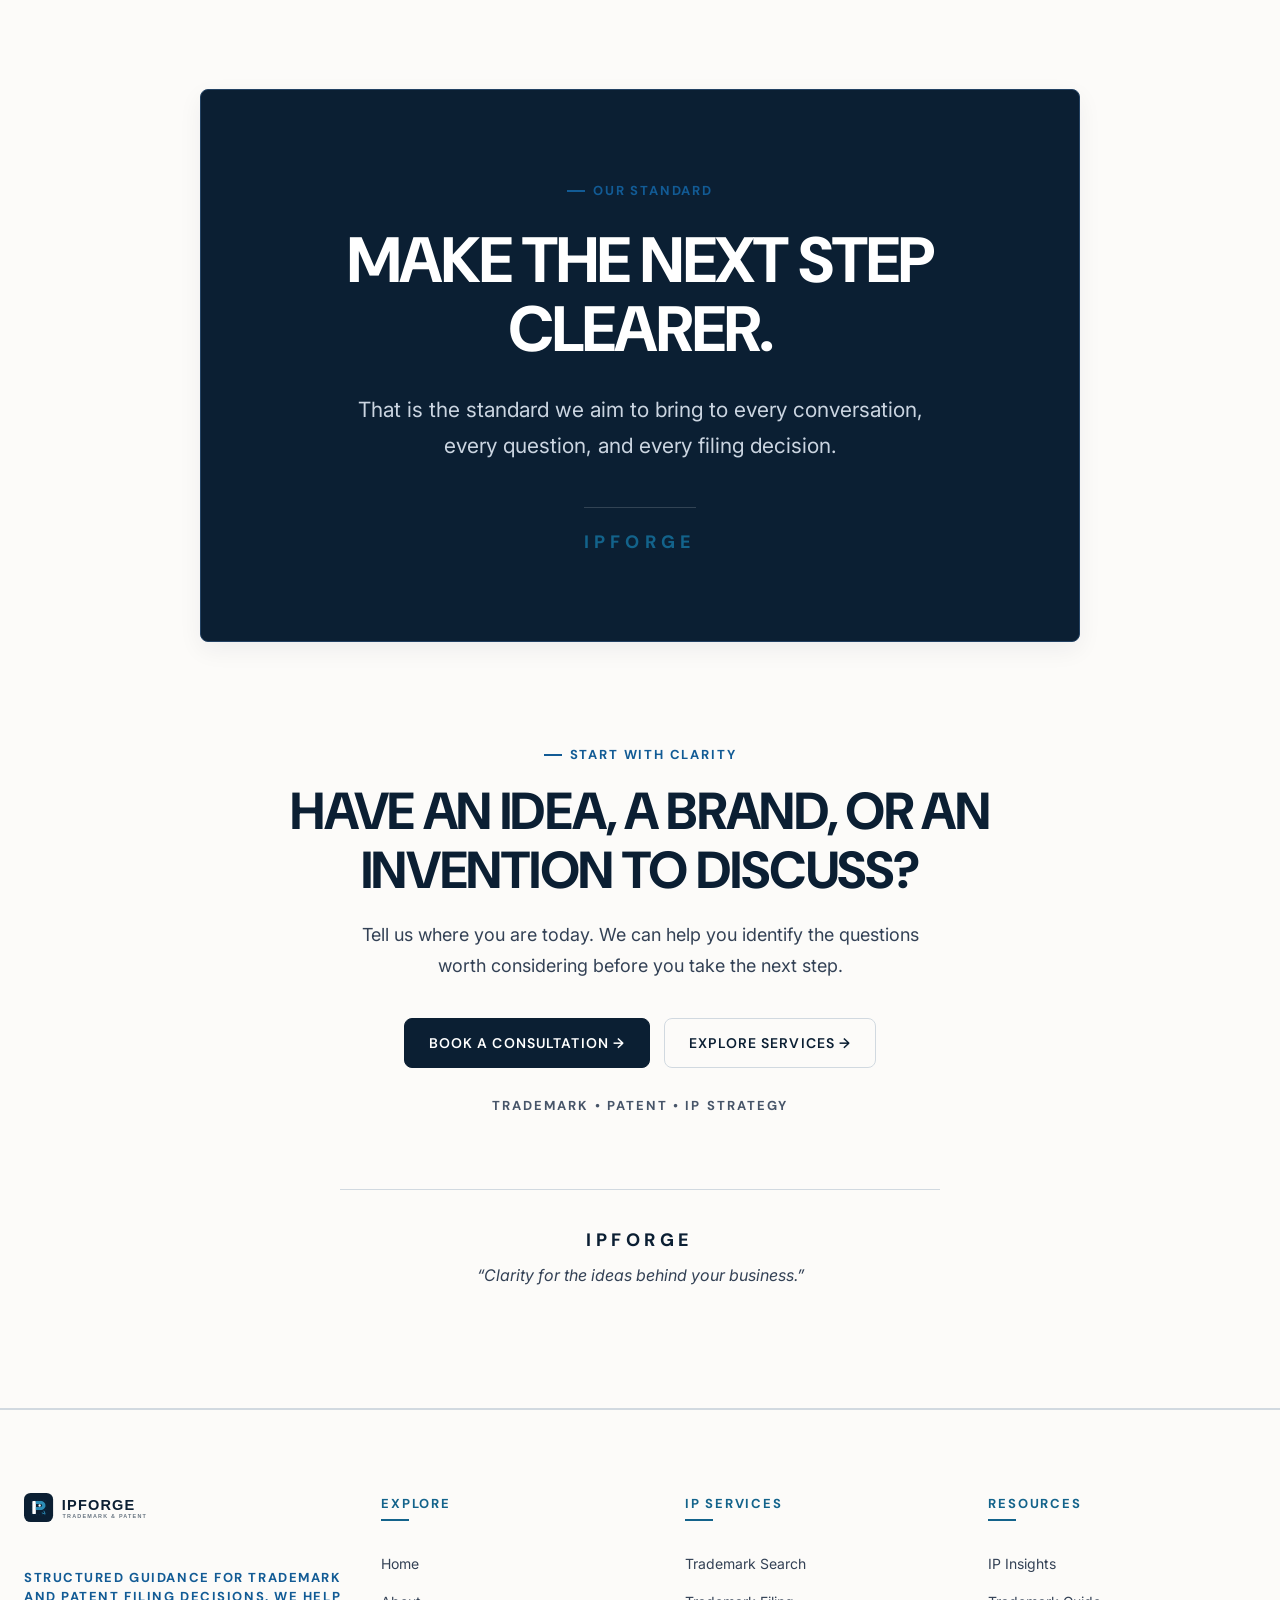
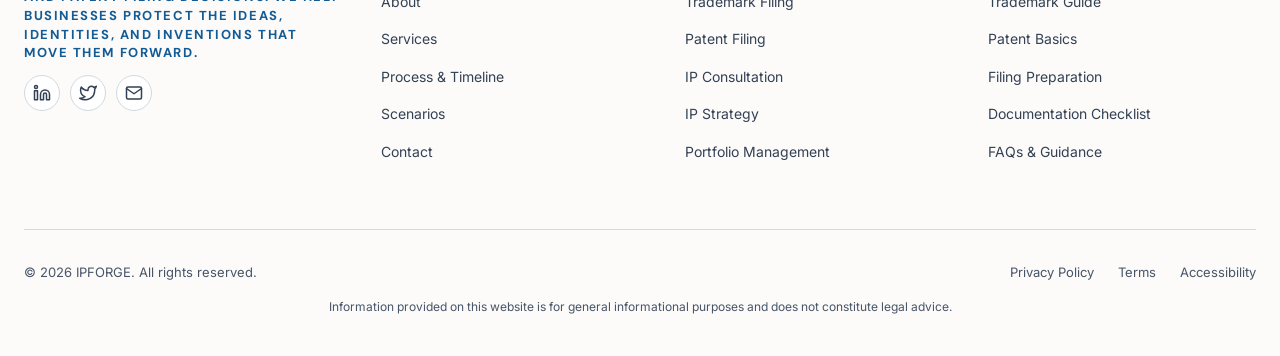
<file: about.html>
<!DOCTYPE html>
<html dir="ltr" lang="en">
<head>
  <meta charset="UTF-8">
  <meta name="viewport" content="width=device-width, initial-scale=1.0">
  <title>About IPFORGE | Trademark &amp; Patent Filing Service</title>
  <meta name="description" content="Learn about IPFORGE, our approach to trademark and patent filing support, and our focus on clarity, precision, and practical next steps.">

  <!-- Open Graph Metadata -->
  <meta property="og:title" content="About IPFORGE | Trademark &amp; Patent Filing Service">
  <meta property="og:description" content="Learn about IPFORGE, our approach to trademark and patent filing support, and our focus on clarity, precision, and practical next steps.">
  <meta property="og:type" content="website">
  <meta property="og:image" content="assets/images/about/about-hero.jpg">

  <!-- Favicon -->
  <link rel="icon" type="image/svg+xml" href="assets/logo/favicon.svg">

  <!-- Core Stylesheets -->
  <link rel="stylesheet" href="css/style.css">
  <link rel="stylesheet" href="css/components.css">
  <link rel="stylesheet" href="css/responsive.css">
      <script>
    (function() {
      try {
        if (localStorage.getItem('ipforge_theme') === 'dark') {
          document.documentElement.classList.add('dark-theme');
          document.addEventListener('DOMContentLoaded', function() {
            var imgs = document.querySelectorAll('.header-logo img, .footer-brand img, .footer-logo, img.footer-logo');
            imgs.forEach(function(img) {
              if (!img.classList.contains('logo-light') && !img.classList.contains('logo-dark')) {
                img.src = 'assets/logo/logo-dark.svg';
              }
            });
          });
        }
        var savedDir = localStorage.getItem('siteDirection');
        if (savedDir === 'rtl' || savedDir === 'ltr') {
          document.documentElement.setAttribute('dir', savedDir);
        } else {
          document.documentElement.setAttribute('dir', 'ltr');
        }
      } catch (e) {}
    })();
  </script>
</head>
<body>

  <!-- ======================================================================
       HEADER
       Shared IPFORGE Global Header with About item active
       ====================================================================== -->
  <header class="site-header" id="top">
    <div class="container header-container">

      <!-- Header Left: Logo -->
      <a href="index.html" class="header-logo" aria-label="IPFORGE Homepage">
        <img src="assets/logo/logo.svg" alt="IPFORGE Trademark &amp; Patent Filing Service" width="165" height="36">
      </a>

      <!-- Header Center: Desktop Navigation -->
      <nav class="header-nav" aria-label="Primary Navigation">
        <div class="nav-item-dropdown">
          <button type="button" class="nav-link nav-dropdown-toggle" aria-expanded="false" aria-haspopup="true">
            <span>Home</span>
            <svg class="dropdown-chevron" width="10" height="6" viewBox="0 0 10 6" fill="none" xmlns="http://www.w3.org/2000/svg">
              <path d="M1 1L5 5L9 1" stroke="currentColor" stroke-width="1.5" stroke-linecap="round" stroke-linejoin="round"/>
            </svg>
          </button>
          <div class="nav-dropdown-menu" role="menu">
            <a href="index.html" class="nav-dropdown-item" role="menuitem">
              <span>Home 1</span>
            </a>
            <a href="home-2.html" class="nav-dropdown-item" role="menuitem">
              <span>Home 2</span>
            </a>
          </div>
        </div>
        <a href="about.html" class="nav-link active" aria-current="page">About</a>
        <a href="services.html" class="nav-link">Services</a>
        <a href="process.html" class="nav-link">Process</a>
        <a href="scenarios.html" class="nav-link">Scenarios</a>
        <a href="contact.html" class="nav-link">Contact</a>
      </nav>

      <!-- Header Right: Utility Controls & CTA -->
      <div class="header-actions">

        <div class="utility-controls">
                    <!-- Control 01: Theme Toggle (Light / Dark) -->
          <div style="position: relative;">
            <button type="button" class="utility-btn theme-toggle-btn" id="themeToggle" aria-label="Switch to dark theme" title="Switch to dark theme">
              <!-- Moon Icon for Light Theme (visible by default) -->
              <svg class="theme-icon theme-icon--moon" viewBox="0 0 24 24" fill="none" stroke="currentColor" stroke-width="2" stroke-linecap="round" stroke-linejoin="round" width="18" height="18" aria-hidden="true">
                <path d="M21 12.79A9 9 0 1 1 11.21 3 7 7 0 0 0 21 12.79z"></path>
              </svg>
              <!-- Sun Icon for Dark Theme (visible in dark theme) -->
              <svg class="theme-icon theme-icon--sun" viewBox="0 0 24 24" fill="none" stroke="currentColor" stroke-width="2" stroke-linecap="round" stroke-linejoin="round" width="18" height="18" aria-hidden="true">
                <circle cx="12" cy="12" r="5"></circle>
                <line x1="12" y1="1" x2="12" y2="3"></line>
                <line x1="12" y1="21" x2="12" y2="23"></line>
                <line x1="4.22" y1="4.22" x2="5.64" y2="5.64"></line>
                <line x1="18.36" y1="18.36" x2="19.78" y2="19.78"></line>
                <line x1="1" y1="12" x2="3" y2="12"></line>
                <line x1="21" y1="12" x2="23" y2="12"></line>
                <line x1="4.22" y1="19.78" x2="5.64" y2="18.36"></line>
                <line x1="18.36" y1="5.64" x2="19.78" y2="4.22"></line>
              </svg>
            </button>
          </div>

                    <!-- Control 02: LTR / RTL Direction Toggle -->
          <div style="position: relative;">
            <button type="button" class="utility-btn direction-toggle" id="directionToggle" aria-label="Switch to right-to-left layout" aria-pressed="false" title="Switch to right-to-left layout">
              <svg class="direction-icon" width="18" height="18" viewBox="0 0 16 16" fill="currentColor" aria-hidden="true">
                <path fill-rule="evenodd" d="M1 11.5a.5.5 0 0 0 .5.5h11.793l-3.147 3.146a.5.5 0 0 0 .708.708l4-4a.5.5 0 0 0 0-.708l-4-4a.5.5 0 0 0-.708.708L13.293 11H1.5a.5.5 0 0 0-.5.5zm14-7a.5.5 0 0 1-.5.5H2.707l3.147 3.146a.5.5 0 1 1-.708.708l-4-4a.5.5 0 0 1 0-.708l4-4a.5.5 0 1 1 .708.708L2.707 4H14.5a.5.5 0 0 1 .5.5z"/>
              </svg>
            </button>
          </div>
        </div>

        <!-- Header CTA Button -->
        <a href="contact.html#contact-form-section" class="btn btn-primary header-cta"><span>BOOK A CONSULTATION</span></a>

        <!-- Mobile Hamburger Button -->
        <button type="button" class="mobile-menu-toggle" aria-label="Toggle mobile menu" aria-expanded="false" aria-controls="mobileDrawer">
          <span class="hamburger-icon">
            <span class="hamburger-line"></span>
            <span class="hamburger-line"></span>
            <span class="hamburger-line"></span>
          </span>
        </button>

      </div>
    </div>
  </header>

  <!-- Mobile Navigation Drawer -->
  <div class="mobile-drawer" id="mobileDrawer" role="dialog" aria-label="Mobile Navigation">
    <ul class="mobile-nav-list">
      <li class="mobile-dropdown-item">
        <div class="mobile-dropdown-header">
          <span class="mobile-nav-link">Home</span>
          <button type="button" class="mobile-submenu-toggle" aria-label="Toggle Home Submenu" aria-expanded="false">
            <svg width="12" height="8" viewBox="0 0 12 8" fill="none">
              <path d="M1 1.5L6 6.5L11 1.5" stroke="currentColor" stroke-width="2" stroke-linecap="round" stroke-linejoin="round"/>
            </svg>
          </button>
        </div>
        <ul class="mobile-subnav-list">
          <li><a href="index.html" class="mobile-subnav-link">Home 1</a></li>
          <li><a href="home-2.html" class="mobile-subnav-link">Home 2</a></li>
        </ul>
      </li>
      <li><a href="about.html" class="mobile-nav-link active" aria-current="page">About</a></li>
      <li><a href="services.html" class="mobile-nav-link">Services</a></li>
      <li><a href="process.html" class="mobile-nav-link">Process</a></li>
      <li><a href="scenarios.html" class="mobile-nav-link">Scenarios</a></li>
      <li><a href="contact.html" class="mobile-nav-link">Contact</a></li>
    </ul>
    <!-- Mobile Drawer Actions (Matching Image 3) -->
    <div class="mobile-drawer-footer">
      <button type="button" class="mobile-drawer-action-btn theme-toggle-btn mobile-theme-btn" aria-label="Switch to dark theme" title="Switch to dark theme">
        <span class="mobile-theme-label">DARK MODE</span>
        <span class="mobile-drawer-btn-icon">
          <svg class="theme-icon theme-icon--moon" viewBox="0 0 24 24" fill="none" stroke="currentColor" stroke-width="2" stroke-linecap="round" stroke-linejoin="round" width="18" height="18" aria-hidden="true">
            <path d="M21 12.79A9 9 0 1 1 11.21 3 7 7 0 0 0 21 12.79z"></path>
          </svg>
          <svg class="theme-icon theme-icon--sun" viewBox="0 0 24 24" fill="none" stroke="currentColor" stroke-width="2" stroke-linecap="round" stroke-linejoin="round" width="18" height="18" aria-hidden="true">
            <circle cx="12" cy="12" r="5"></circle>
            <line x1="12" y1="1" x2="12" y2="3"></line>
            <line x1="12" y1="21" x2="12" y2="23"></line>
            <line x1="4.22" y1="4.22" x2="5.64" y2="5.64"></line>
            <line x1="18.36" y1="18.36" x2="19.78" y2="19.78"></line>
            <line x1="1" y1="12" x2="3" y2="12"></line>
            <line x1="21" y1="12" x2="23" y2="12"></line>
            <line x1="4.22" y1="19.78" x2="5.64" y2="18.36"></line>
            <line x1="18.36" y1="5.64" x2="19.78" y2="4.22"></line>
          </svg>
        </span>
      </button>

      <button type="button" class="mobile-drawer-action-btn direction-toggle mobile-dir-btn" aria-label="Switch to right-to-left layout" aria-pressed="false" title="Switch to right-to-left layout">
        <span class="mobile-dir-label">RTL VIEW</span>
        <span class="mobile-drawer-btn-icon">
          <svg class="direction-icon" width="18" height="18" viewBox="0 0 16 16" fill="currentColor" aria-hidden="true">
            <path fill-rule="evenodd" d="M1 11.5a.5.5 0 0 0 .5.5h11.793l-3.147 3.146a.5.5 0 0 0 .708.708l4-4a.5.5 0 0 0 0-.708l-4-4a.5.5 0 0 0-.708.708L13.293 11H1.5a.5.5 0 0 0-.5.5zm14-7a.5.5 0 0 1-.5.5H2.707l3.147 3.146a.5.5 0 1 1-.708.708l-4-4a.5.5 0 0 1 0-.708l4-4a.5.5 0 1 1 .708.708L2.707 4H14.5a.5.5 0 0 1 .5.5z"/>
          </svg>
        </span>
      </button>

      <a href="contact.html#contact-form-section" class="btn btn-primary mobile-drawer-cta">
        <span>BOOK A CONSULTATION</span>
      </a>
    </div>
  </div>


  <!-- ======================================================================
       MAIN CONTENT
       ====================================================================== -->
  <main id="main-content">

    <!-- ======================================================================
         SECTION 01 OF 06 — ABOUT HERO
         Editorial typography-led hero on Warm White with vertical photography
         ====================================================================== -->
    <section class="about-hero-section" id="about-hero">
      <div class="container about-hero-grid">

        <!-- Left: Editorial Typography -->
        <div class="about-hero-left">
          <span class="about-hero-eyebrow">About IPFORGE</span>

          <h1 class="about-hero-title">
            <span class="about-hero-line">Protecting Ideas</span>
            <span class="about-hero-line">Starts With</span>
            <span class="about-hero-line">Understanding Them.</span>
          </h1>

          <p class="about-hero-desc">
            IPFORGE exists to make trademark and patent filing decisions clearer, more structured, and easier to approach.
          </p>

          <div class="about-hero-meta-strip">
            <span>Structured Guidance</span>
            <span>•</span>
            <span>Evidence-Led Strategy</span>
            <span>•</span>
            <span>Independent Advisory</span>
          </div>
        </div>

        <!-- Right: Tall Vertical Editorial Image -->
        <div class="about-hero-right">
          <div class="about-hero-media-wrapper">
            <div class="about-hero-image-frame">
              <img src="assets/images/about/about-hero.jpg" alt="Refined workspace with technical sketches, notebooks, and architectural drafting tools representing ideas and intellectual property strategy" width="960" height="1200" fetchpriority="high">
            </div>
            <div class="about-hero-caption">
              Clarity • Precision • Protection
            </div>
          </div>
        </div>

      </div>
    </section>


    <!-- ======================================================================
         SECTION 02 OF 06 — ORIGIN STORY & CLARITY PHILOSOPHY
         Wide editorial layout: origin narrative & overlapping clarity composition
         ====================================================================== -->
    <section class="about-origin-section" id="origin">
      <div class="container">
        
        <div class="origin-thin-rule" aria-hidden="true"></div>

        <!-- Part 1: Why IPFORGE Exists -->
        <div class="origin-grid">
          <!-- Left: Number & Label -->
          <div class="origin-left">
            <div class="origin-oversized-num" aria-hidden="true">01</div>
            <span class="origin-left-label">Why IPFORGE Exists</span>
          </div>

          <!-- Right: Heading & Three Distinct Narrative Paragraphs -->
          <div class="origin-right">
            <h2 class="origin-heading">
              Good Ideas Deserve A Clearer Path.
            </h2>

            <div class="origin-paragraphs">
              <p class="origin-p">
                Intellectual property can feel complicated because important decisions often begin with questions rather than answers.
              </p>
              <p class="origin-p">
                A business may have a new name, a developing invention, or an idea that is becoming commercially important. Understanding what comes next can make those decisions easier to approach.
              </p>
              <p class="origin-p">
                IPFORGE was created around a simple principle: make the process more understandable, more organized, and more practical.
              </p>
            </div>
          </div>
        </div>

        <!-- Thin Editorial Divider -->
        <div class="origin-thin-rule" style="margin: clamp(56px, 7vw, 84px) 0;" aria-hidden="true"></div>

        <!-- Part 2: What Clarity Means -->
        <div class="clarity-composition" id="clarity">
          <!-- Wide Image (approx 58% width) -->
          <div class="clarity-image-frame">
            <img src="assets/images/about/clarity.jpg" alt="Organized intellectual property strategy workspace with technical drawings, modern devices, and drafting tools demonstrating clarity" width="1200" height="800" loading="lazy">
          </div>

          <!-- Overlapping Editorial Content Panel -->
          <div class="clarity-overlap-panel">
            <span class="section-eyebrow" style="margin-bottom: 16px;">Core Philosophy</span>
            
            <h3 class="clarity-heading">
              Clarity Is Not About Making Things Simple.
            </h3>

            <p class="clarity-lead">
              It is about making the important things easier to understand.
            </p>

            <div class="clarity-triad">
              <div class="clarity-triad-statement">Know What Matters.</div>
              <div class="clarity-triad-statement">Understand What Comes Next.</div>
              <div class="clarity-triad-statement">Make Decisions With Context.</div>
            </div>
          </div>
        </div>

      </div>
    </section>


    <!-- ======================================================================
         SECTION 03 OF 06 — WHAT WE BELIEVE
         Centered manifesto on deep navy with vertical rule typography
         ====================================================================== -->
    <section class="about-manifesto-section" id="manifesto">
      <div class="container manifesto-container">

        <h2 class="manifesto-title">
          <span style="display: block;">We Believe</span>
          <span style="display: block;">Intellectual Property</span>
          <span style="display: block;">Should Feel Understandable.</span>
        </h2>

        <p class="manifesto-lead">
          Protection begins with clarity. Before thinking about forms, filings, or deadlines, there should be a clear understanding of what is being protected and why it matters.
        </p>

        <!-- Three large words arranged vertically with thin lines -->
        <div class="manifesto-vertical-words">
          <div class="manifesto-word-row">
            <span class="manifesto-word">Clarity</span>
            <span class="manifesto-word-dash" aria-hidden="true"></span>
            <span class="manifesto-word-num">01</span>
          </div>

          <div class="manifesto-word-row">
            <span class="manifesto-word">Precision</span>
            <span class="manifesto-word-dash" aria-hidden="true"></span>
            <span class="manifesto-word-num">02</span>
          </div>

          <div class="manifesto-word-row">
            <span class="manifesto-word">Progress</span>
            <span class="manifesto-word-dash" aria-hidden="true"></span>
            <span class="manifesto-word-num">03</span>
          </div>
        </div>

      </div>
    </section>


    <!-- ======================================================================
         SECTION 04 OF 06 — OUR APPROACH
         Horizontal editorial sequence across 4 structured stages
         ====================================================================== -->
    <section class="about-approach-section" id="approach">
      <div class="container">

        <div class="approach-header">
          <span class="section-eyebrow" style="margin-bottom: 16px;">Our Methodology</span>
          <h2 class="approach-heading">How We Approach The Work.</h2>
          <p class="approach-supporting">
            Every situation is different, but a clear approach can make the next decision easier.
          </p>
        </div>

        <div class="approach-sequence-grid">
          <!-- Stage 01 -->
          <div class="approach-stage">
            <span class="approach-stage-num">01</span>
            <h3 class="approach-stage-title">Listen</h3>
            <p class="approach-stage-desc">
              Start by understanding the business, idea, invention, or brand behind the question.
            </p>
          </div>

          <!-- Stage 02 -->
          <div class="approach-stage">
            <span class="approach-stage-num">02</span>
            <h3 class="approach-stage-title">Understand</h3>
            <p class="approach-stage-desc">
              Identify the relevant intellectual property considerations and the information available.
            </p>
          </div>

          <!-- Stage 03 -->
          <div class="approach-stage">
            <span class="approach-stage-num">03</span>
            <h3 class="approach-stage-title">Structure</h3>
            <p class="approach-stage-desc">
              Organize the important details into a clearer path forward.
            </p>
          </div>

          <!-- Stage 04 -->
          <div class="approach-stage">
            <span class="approach-stage-num">04</span>
            <h3 class="approach-stage-title">Move Forward</h3>
            <p class="approach-stage-desc">
              Focus on the next practical step rather than trying to solve everything at once.
            </p>
          </div>
        </div>

      </div>
    </section>


    <!-- ======================================================================
         SECTION 05 OF 06 — WHO WE SUPPORT & COLLABORATIVE VALUES
         Audience statement, collaborative consultation advisory, and foundational standards
         ====================================================================== -->
    <section class="about-audience-section" id="audience">
      <div class="container">

        <!-- Part 1: Audience Grid -->
        <div class="audience-grid">

          <!-- Left: Anchor Statement -->
          <div class="audience-left">
            <span class="section-eyebrow" style="margin-bottom: 20px;">Audience &amp; Partners</span>
            
            <h2 class="audience-heading">
              For People Building Something Worth Protecting.
            </h2>

            <p class="audience-supporting">
              IPFORGE is designed for businesses and creators at different stages of developing brands, products, and ideas.
            </p>
          </div>

          <!-- Right: Editorial List (No Cards, Hover Movement & Arrow) -->
          <div class="audience-list">

            <!-- Item 01 -->
            <div class="audience-list-item">
              <span class="audience-item-num">01</span>
              <div class="audience-item-body">
                <h3 class="audience-item-title">
                  Founders
                  <span class="audience-item-arrow" aria-hidden="true">→</span>
                </h3>
                <p class="audience-item-desc">
                  For people building a new business identity.
                </p>
              </div>
            </div>

            <!-- Item 02 -->
            <div class="audience-list-item">
              <span class="audience-item-num">02</span>
              <div class="audience-item-body">
                <h3 class="audience-item-title">
                  Innovators
                  <span class="audience-item-arrow" aria-hidden="true">→</span>
                </h3>
                <p class="audience-item-desc">
                  For people developing a new product or invention.
                </p>
              </div>
            </div>

            <!-- Item 03 -->
            <div class="audience-list-item">
              <span class="audience-item-num">03</span>
              <div class="audience-item-body">
                <h3 class="audience-item-title">
                  Growing Businesses
                  <span class="audience-item-arrow" aria-hidden="true">→</span>
                </h3>
                <p class="audience-item-desc">
                  For businesses expanding their brands, products, or markets.
                </p>
              </div>
            </div>

            <!-- Item 04 -->
            <div class="audience-list-item">
              <span class="audience-item-num">04</span>
              <div class="audience-item-body">
                <h3 class="audience-item-title">
                  Creative Businesses
                  <span class="audience-item-arrow" aria-hidden="true">→</span>
                </h3>
                <p class="audience-item-desc">
                  For teams whose ideas and identity are central to their value.
                </p>
              </div>
            </div>

          </div>

        </div>

        <!-- Thin Editorial Divider -->
        <div class="origin-thin-rule" style="margin: clamp(56px, 7vw, 84px) 0;" aria-hidden="true"></div>

        <!-- Part 2: Collaborative Advisory -->
        <div class="collab-grid" id="collaboration">

          <!-- Left: Conversational Philosophy & Statements -->
          <div class="collab-content">
            <span class="section-eyebrow" style="margin-bottom: 20px;">Collaborative Advisory</span>
            
            <h3 class="collab-heading">
              The Work Is About The Conversation.
            </h3>

            <p class="collab-lead">
              Good decisions often begin with a better conversation. We focus on understanding the context behind an idea, not simply processing a filing.
            </p>

            <div class="collab-statements">
              <div class="collab-statement-item">Ask Better Questions.</div>
              <div class="collab-statement-item">Understand The Context.</div>
              <div class="collab-statement-item">Make The Next Step Clear.</div>
            </div>
          </div>

          <!-- Right: Professional Consultation Editorial Image -->
          <div class="collab-media-frame">
            <img src="assets/images/about/collaboration.jpg" alt="Thoughtful professional consultation and collaboration around strategy documents and concept sketches" width="1200" height="800" loading="lazy">
          </div>

        </div>

        <!-- Thin Editorial Divider -->
        <div class="origin-thin-rule" style="margin: clamp(56px, 7vw, 84px) 0;" aria-hidden="true"></div>

        <!-- Part 3: Foundational Standards -->
        <div class="values-wrapper" id="values">
          <div class="values-header">
            <span class="section-eyebrow" style="margin-bottom: 16px;">Foundational Standards</span>
            <h3 class="values-heading">The Principles Behind The Work.</h3>
          </div>

          <div class="values-list">

            <!-- Row 01 -->
            <div class="value-band-row">
              <span class="value-band-num">01</span>
              <h4 class="value-band-title">Clarity</h4>
              <p class="value-band-desc">We communicate information in a way that is easier to understand.</p>
              <span class="value-band-arrow" aria-hidden="true">→</span>
            </div>

            <!-- Row 02 -->
            <div class="value-band-row">
              <span class="value-band-num">02</span>
              <h4 class="value-band-title">Precision</h4>
              <p class="value-band-desc">We pay attention to the details that can shape the next step.</p>
              <span class="value-band-arrow" aria-hidden="true">→</span>
            </div>

            <!-- Row 03 -->
            <div class="value-band-row">
              <span class="value-band-num">03</span>
              <h4 class="value-band-title">Honesty</h4>
              <p class="value-band-desc">We avoid exaggerated promises and focus on practical information.</p>
              <span class="value-band-arrow" aria-hidden="true">→</span>
            </div>

            <!-- Row 04 -->
            <div class="value-band-row">
              <span class="value-band-num">04</span>
              <h4 class="value-band-title">Perspective</h4>
              <p class="value-band-desc">We consider the wider business context behind an IP question.</p>
              <span class="value-band-arrow" aria-hidden="true">→</span>
            </div>

            <!-- Row 05 -->
            <div class="value-band-row">
              <span class="value-band-num">05</span>
              <h4 class="value-band-title">Progress</h4>
              <p class="value-band-desc">We focus on helping people understand what they can do next.</p>
              <span class="value-band-arrow" aria-hidden="true">→</span>
            </div>

          </div>
        </div>

      </div>
    </section>


    <!-- ======================================================================
         SECTION 06 OF 06 — BRAND COMMITMENT & CONSULTATION CTA
         Brand standard promise, actionable consultation dialog, and closing signoff
         ====================================================================== -->
    <section class="about-cta-section" id="cta">
      <div class="container">

        <!-- Executive Dark Promise Card -->
        <div class="about-promise-card" id="promise">
          <span class="section-eyebrow" style="margin-bottom: 24px;">Our Standard</span>

          <h2 class="promise-heading">
            Make The Next Step Clearer.
          </h2>

          <p class="promise-desc">
            That is the standard we aim to bring to every conversation, every question, and every filing decision.
          </p>

          <div class="promise-signature-mark" aria-label="Brand Mark">
            IPFORGE
          </div>
        </div>

        <!-- Consultation Action Block -->
        <div class="about-cta-container">
          <span class="section-eyebrow" style="margin-bottom: 16px;">Start With Clarity</span>

          <h3 class="about-cta-heading">
            Have An Idea, A Brand, Or An Invention To Discuss?
          </h3>

          <p class="about-cta-desc">
            Tell us where you are today. We can help you identify the questions worth considering before you take the next step.
          </p>

          <div class="about-cta-actions">
            <button type="button" class="btn btn-primary" data-open-modal="consultation">
              Book a Consultation →
            </button>
            <a href="index.html#services" class="btn btn-secondary">
              Explore Services →
            </a>
          </div>

          <div class="about-cta-meta-line">
            Trademark • Patent • IP Strategy
          </div>
        </div>

        <!-- Final Micro-Statement -->
        <div class="about-micro-container" style="margin-top: clamp(48px, 6vw, 72px); padding-top: 36px; border-top: 1px solid var(--color-border);" aria-label="Brand Micro-statement">
          <div class="about-micro-brand">IPFORGE</div>
          <p class="about-micro-tagline">“Clarity for the ideas behind your business.”</p>
        </div>

      </div>
    </section>

  </main>


  <!-- ======================================================================
       FOOTER
       Shared Global Footer exactly matching index.html
       ====================================================================== -->
  <footer class="site-footer">
    <div class="container">

      <!-- Top Row: 4 Columns -->
      <div class="footer-top">

        <!-- Col 01: Brand & Tagline -->
        <div class="footer-brand footer-brand-col">
          <a href="index.html" class="footer-logo footer-logo-link" aria-label="IPFORGE Homepage">
            <img src="assets/logo/logo.svg" alt="IPFORGE" class="footer-logo" width="165" height="36">
          </a>
          <p class="footer-tagline">
            Structured guidance for trademark and patent filing decisions. We help businesses protect the ideas, identities, and inventions that move them forward.
          </p>
          <div class="footer-social-row footer-social-links" aria-label="Social links">
            <a href="https://linkedin.com" target="_blank" rel="noopener noreferrer" class="social-btn social-icon-link" aria-label="IPFORGE on LinkedIn">
              <svg width="18" height="18" viewBox="0 0 24 24" fill="none" stroke="currentColor" stroke-width="2" stroke-linecap="round" stroke-linejoin="round">
                <path d="M16 8a6 6 0 0 1 6 6v7h-4v-7a2 2 0 0 0-2-2 2 2 0 0 0-2 2v7h-4v-7a6 6 0 0 1 6-6z"></path>
                <rect x="2" y="9" width="4" height="12"></rect>
                <circle cx="4" cy="4" r="2"></circle>
              </svg>
            </a>
            <a href="https://twitter.com" target="_blank" rel="noopener noreferrer" class="social-btn social-icon-link" aria-label="IPFORGE on X (Twitter)">
              <svg width="18" height="18" viewBox="0 0 24 24" fill="none" stroke="currentColor" stroke-width="2" stroke-linecap="round" stroke-linejoin="round">
                <path d="M23 3a10.9 10.9 0 0 1-3.14 1.53 4.48 4.48 0 0 0-7.86 3v1A10.66 10.66 0 0 1 3 4s-4 9 5 13a11.64 11.64 0 0 1-7 2c9 5 20 0 20-11.5a4.5 4.5 0 0 0-.08-.83A7.72 7.72 0 0 0 23 3z"></path>
              </svg>
            </a>
            <a href="mailto:contact@ipforge.com" class="social-btn social-icon-link" aria-label="Email IPFORGE">
              <svg width="18" height="18" viewBox="0 0 24 24" fill="none" stroke="currentColor" stroke-width="2" stroke-linecap="round" stroke-linejoin="round">
                <path d="M4 4h16c1.1 0 2 .9 2 2v12c0 1.1-.9 2-2 2H4c-1.1 0-2-.9-2-2V6c0-1.1.9-2 2-2z"></path>
                <polyline points="22,6 12,13 2,6"></polyline>
              </svg>
            </a>
          </div>
        </div>

        <!-- Col 02: Explore Links -->
        <div>
          <span class="footer-col-heading">Explore</span>
          <ul class="footer-nav-list">
            <li><a href="index.html" class="footer-nav-link">Home</a></li>
            <li><a href="about.html" class="footer-nav-link">About</a></li>
            <li><a href="services.html" class="footer-nav-link">Services</a></li>
            <li><a href="process.html" class="footer-nav-link">Process &amp; Timeline</a></li>
            <li><a href="scenarios.html" class="footer-nav-link">Scenarios</a></li>
            <li><a href="contact.html" class="footer-nav-link">Contact</a></li>
          </ul>
        </div>

        <!-- Col 03: IP Services Links -->
        <div>
          <span class="footer-col-heading">IP Services</span>
          <ul class="footer-nav-list">
            <li><a href="services.html" class="footer-nav-link">Trademark Search</a></li>
            <li><a href="services.html" class="footer-nav-link">Trademark Filing</a></li>
            <li><a href="services.html" class="footer-nav-link">Patent Filing</a></li>
            <li><a href="contact.html" class="footer-nav-link">IP Consultation</a></li>
            <li><a href="scenarios.html" class="footer-nav-link">IP Strategy</a></li>
            <li><a href="services.html" class="footer-nav-link">Portfolio Management</a></li>
          </ul>
        </div>

        <!-- Col 04: Resources Links -->
        <div>
          <span class="footer-col-heading">Resources</span>
          <ul class="footer-nav-list">
            <li><a href="scenarios.html" class="footer-nav-link">IP Insights</a></li>
            <li><a href="about.html" class="footer-nav-link">Trademark Guide</a></li>
            <li><a href="process.html" class="footer-nav-link">Patent Basics</a></li>
            <li><a href="index.html#services" class="footer-nav-link">Filing Preparation</a></li>
            <li><a href="#cta" class="footer-nav-link">Documentation Checklist</a></li>
            <li><a href="#cta" class="footer-nav-link">FAQs &amp; Guidance</a></li>
          </ul>
        </div>

      </div>

      <!-- Thin Horizontal Divider -->
      <div class="footer-divider"></div>

      <!-- Bottom Bar: Legal & Rights -->
      <div class="footer-bottom">
        <div>
          © 2026 IPFORGE. All rights reserved.
        </div>
        <div class="footer-legal-links">
          <a href="#top" class="footer-legal-link">Privacy Policy</a>
          <a href="#top" class="footer-legal-link">Terms</a>
          <a href="#top" class="footer-legal-link">Accessibility</a>
        </div>
      </div>

      <!-- Subtle Legal Disclaimer -->
      <p class="footer-disclaimer">
        Information provided on this website is for general informational purposes and does not constitute legal advice.
      </p>

    </div>
  </footer>


  <!-- ======================================================================
       MODAL — BOOK A CONSULTATION (Accessible Interactive Dialog)
       ====================================================================== -->
  <div class="modal-overlay" id="consultationModal" role="dialog" aria-modal="true" aria-labelledby="modalHeading" aria-hidden="true">
    <div class="modal-window">
      <button type="button" class="modal-close-btn" aria-label="Close consultation dialog">
        <svg width="18" height="18" viewBox="0 0 24 24" fill="none" stroke="currentColor" stroke-width="2" stroke-linecap="round" stroke-linejoin="round">
          <line x1="18" y1="6" x2="6" y2="18"></line>
          <line x1="6" y1="6" x2="18" y2="18"></line>
        </svg>
      </button>

      <span class="section-eyebrow" style="margin-bottom: 8px;">Direct Advisory</span>
      <h3 class="modal-title" id="modalHeading">Book an IP Consultation</h3>
      <p class="modal-desc">
        Select your objective and share details to review your filing trajectory with our team.
      </p>

      <form id="consultationForm">
        <div class="form-group">
          <label class="form-label" for="modalName">Full Name</label>
          <input type="text" id="modalName" class="form-input" placeholder="e.g. Katherine Vance" required>
        </div>

        <div class="form-group">
          <label class="form-label" for="modalEmail">Business Email</label>
          <input type="email" id="modalEmail" class="form-input" placeholder="katherine@company.com" required>
        </div>

        <div class="form-group">
          <label class="form-label" for="modalServiceType">Filing Objective</label>
          <select id="modalServiceType" class="form-select" required>
            <option value="Trademark Search">Trademark Search &amp; Clearance</option>
            <option value="Trademark Filing">Trademark Filing Preparation</option>
            <option value="Patent Filing">Patent Documentation &amp; Filing</option>
            <option value="IP Consultation">Comprehensive IP Consultation</option>
            <option value="Brand Protection">Brand Protection Roadmap</option>
            <option value="IP Strategy">Corporate IP Strategy</option>
          </select>
        </div>

        <div class="form-group">
          <label class="form-label" for="modalNotes">Project Summary (Confidential)</label>
          <textarea id="modalNotes" class="form-textarea" placeholder="Briefly summarize your mark, invention, or current filing stage..."></textarea>
        </div>

        <button type="submit" class="btn btn-primary" style="width: 100%; margin-top: 10px;">
          Request Consultation
        </button>

        <div class="form-feedback" role="alert"></div>
      </form>
    </div>
  </div>


  <!-- Core Scripts -->
  <script src="js/navigation.js"></script>
  <script src="js/animations.js"></script>
  <script src="js/main.js"></script>

</body>
</html>
</file>
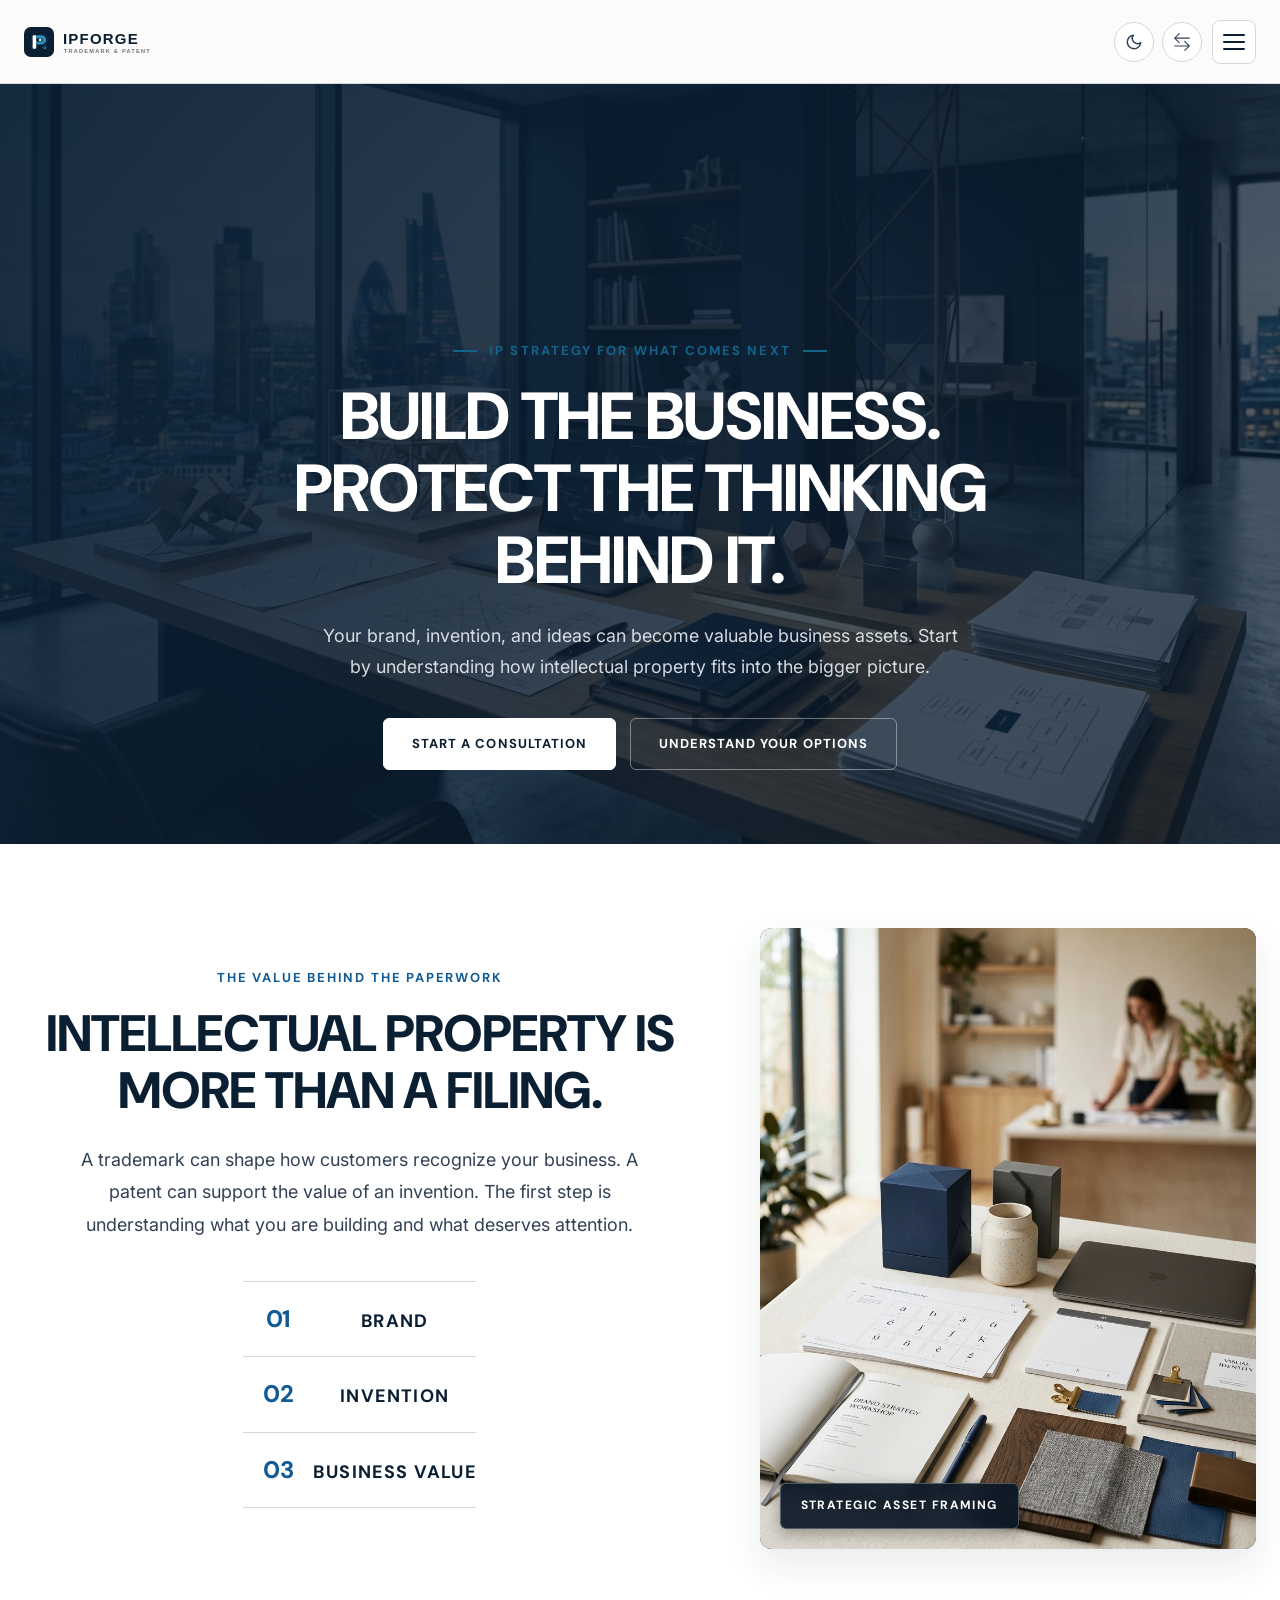
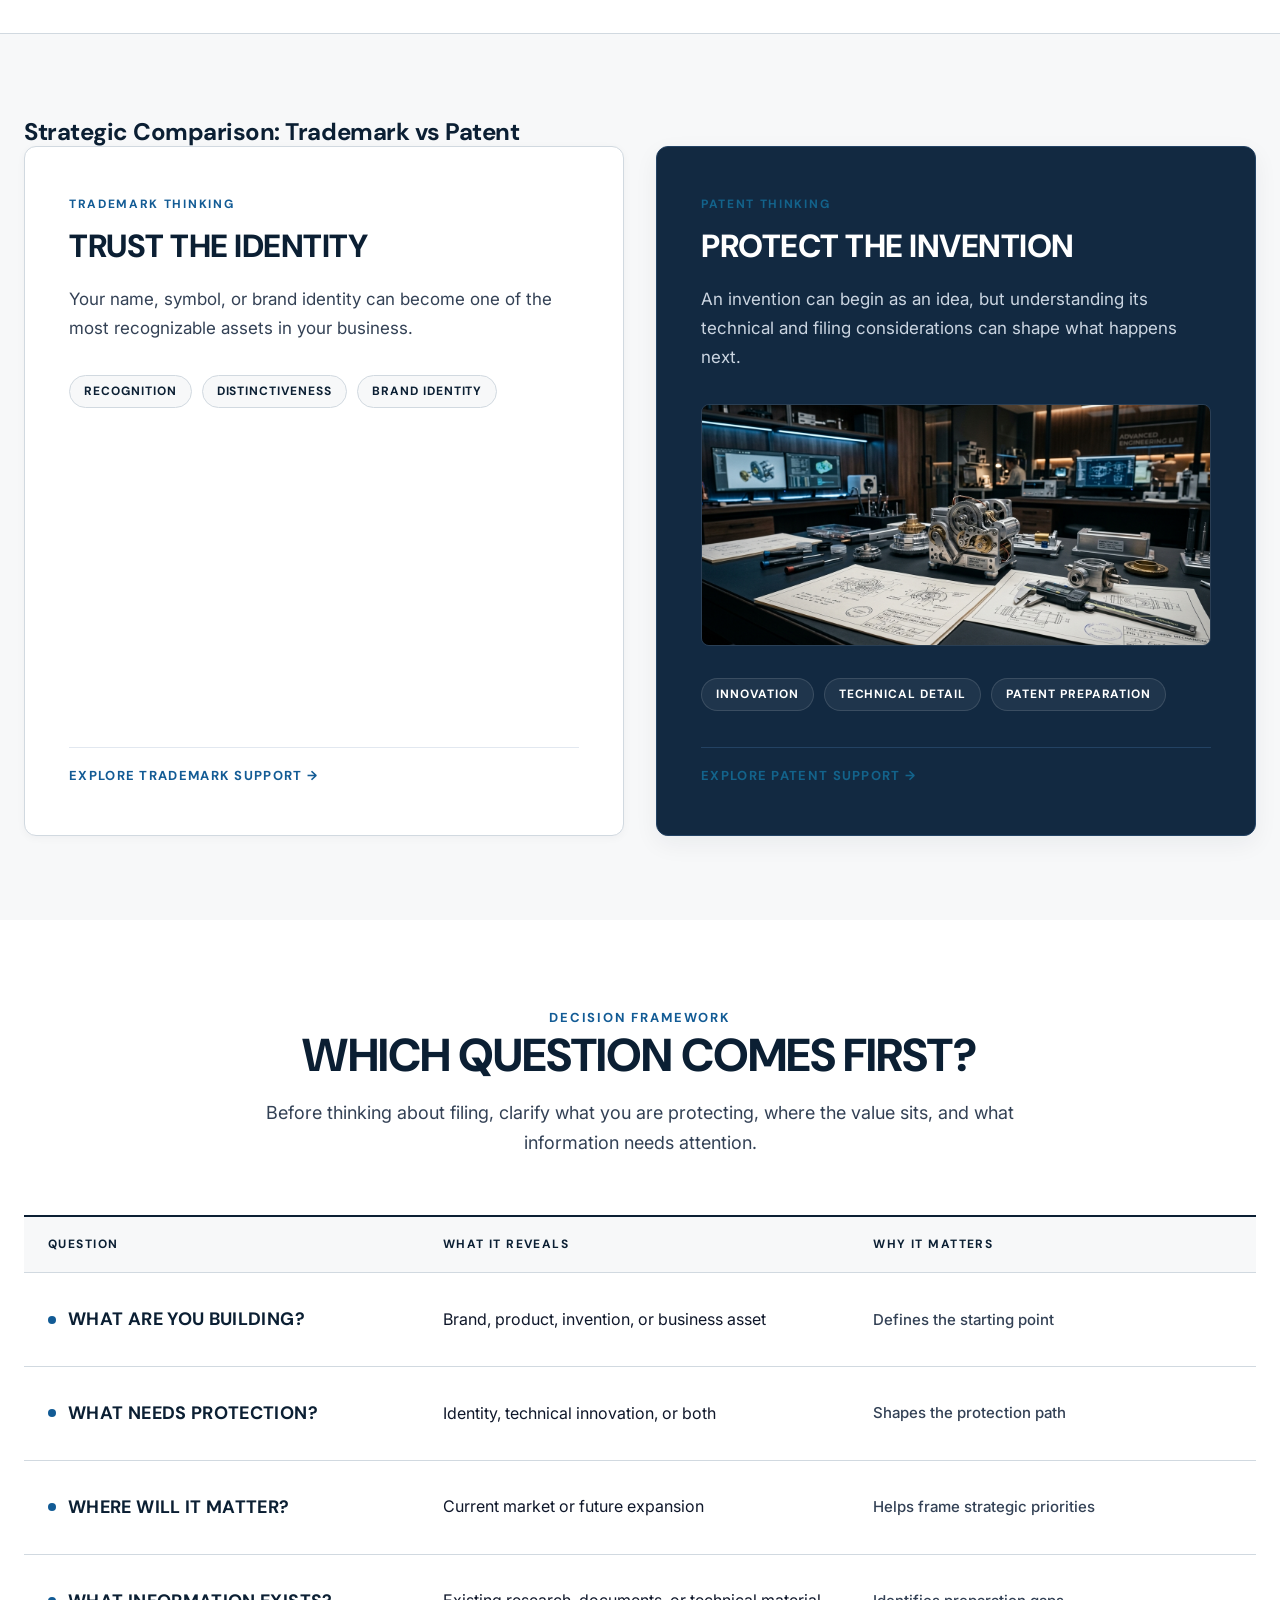
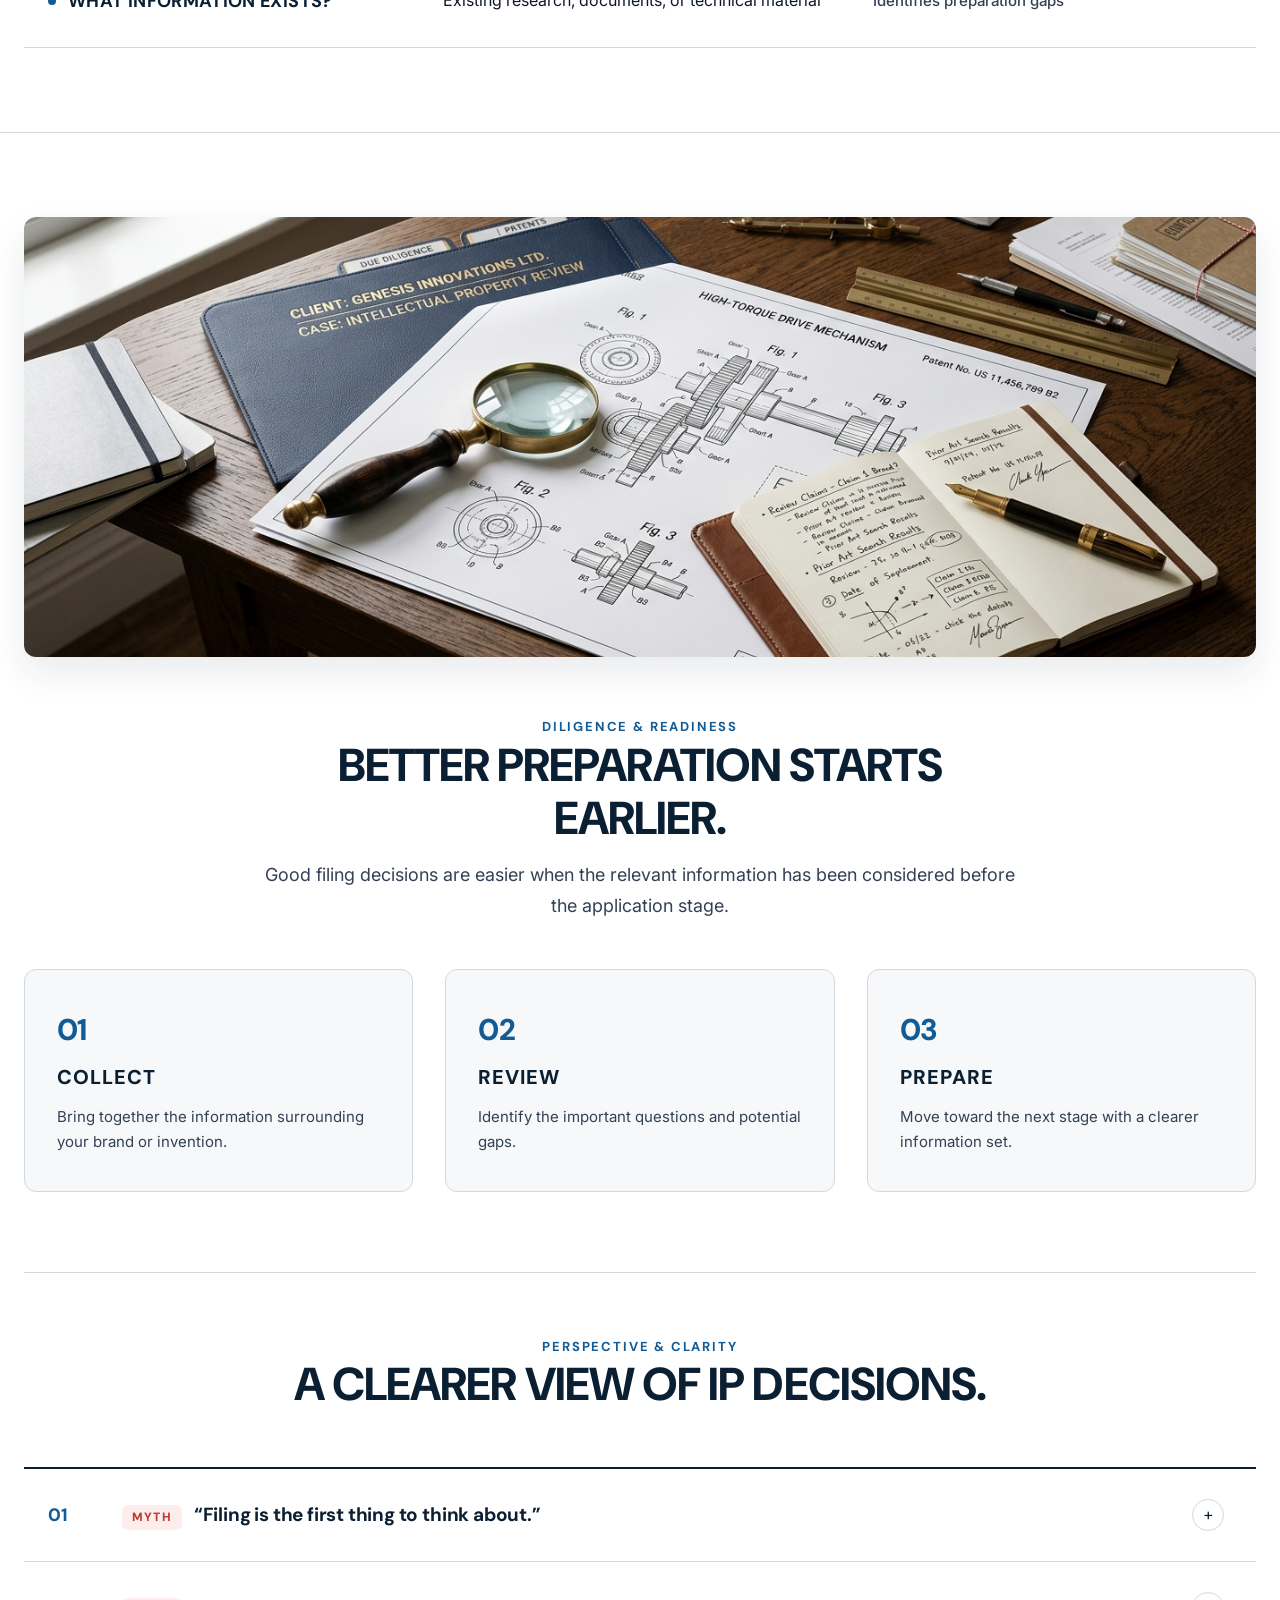
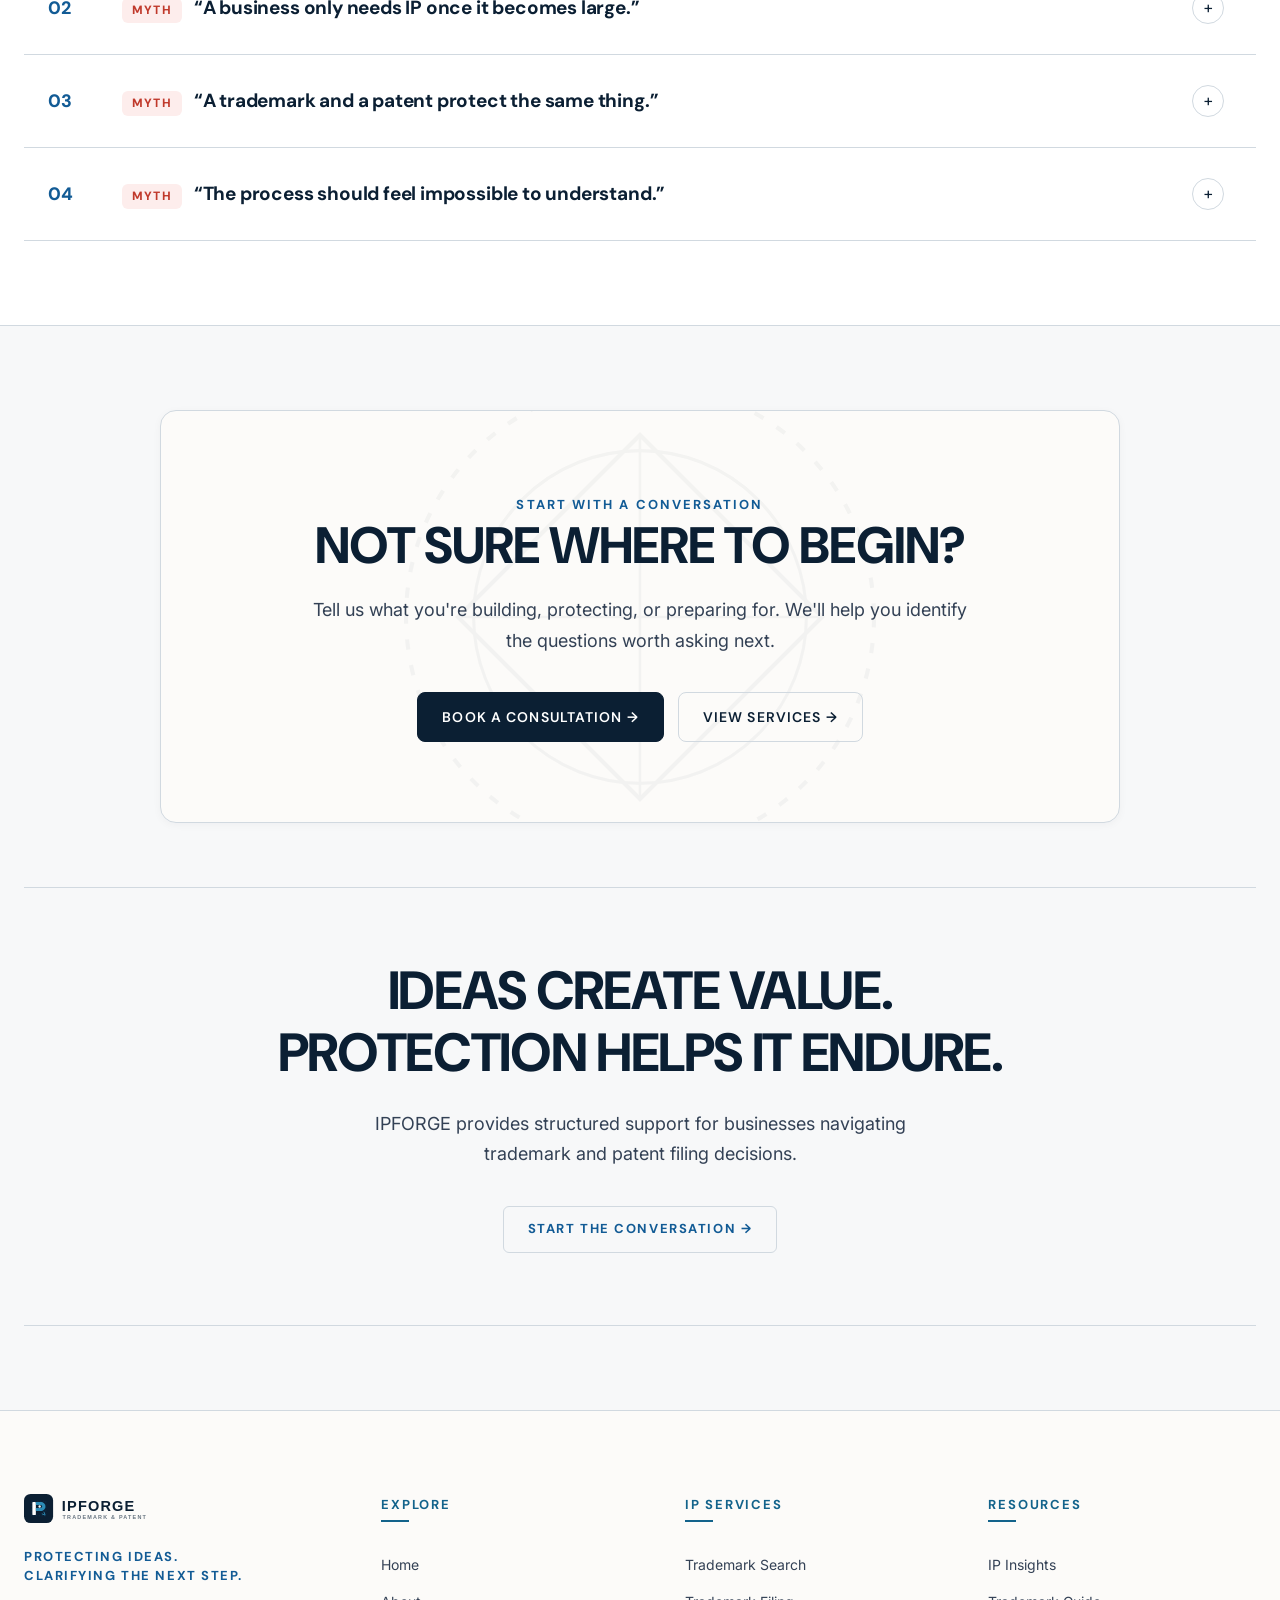
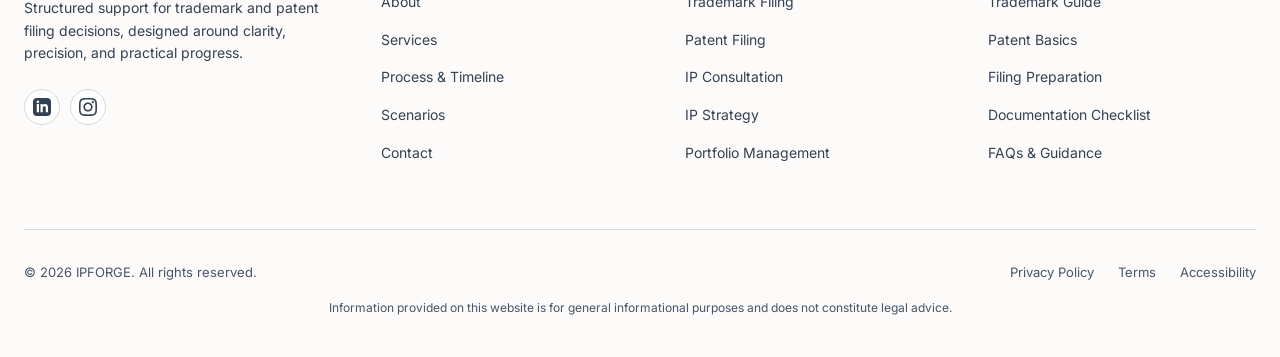
<file: home-2.html>
<!DOCTYPE html>
<html dir="ltr" lang="en">
<head>
  <meta charset="UTF-8">
  <meta name="viewport" content="width=device-width, initial-scale=1.0">
  <title>Trademark &amp; Patent Strategy | IPFORGE</title>
  <meta name="description" content="Explore a clearer approach to trademark and patent decisions with IPFORGE, from brand protection and invention planning to filing preparation.">
  
  <!-- Open Graph Metadata -->
  <meta property="og:title" content="Trademark &amp; Patent Strategy | IPFORGE">
  <meta property="og:description" content="Explore a clearer approach to trademark and patent decisions with IPFORGE, from brand protection and invention planning to filing preparation.">
  <meta property="og:type" content="website">
  <meta property="og:image" content="assets/images/home-2/hero-strategy.jpg">

  <!-- Favicon -->
  <link rel="icon" type="image/svg+xml" href="assets/logo/favicon.svg">

  <!-- Core Stylesheets -->
  <link rel="stylesheet" href="css/style.css">
  <link rel="stylesheet" href="css/components.css">
  <link rel="stylesheet" href="css/responsive.css">
      <script>
    (function() {
      try {
        if (localStorage.getItem('ipforge_theme') === 'dark') {
          document.documentElement.classList.add('dark-theme');
          document.addEventListener('DOMContentLoaded', function() {
            var imgs = document.querySelectorAll('.header-logo img, .footer-brand img, .footer-logo, img.footer-logo');
            imgs.forEach(function(img) {
              if (!img.classList.contains('logo-light') && !img.classList.contains('logo-dark')) {
                img.src = 'assets/logo/logo-dark.svg';
              }
            });
          });
        }
        var savedDir = localStorage.getItem('siteDirection');
        if (savedDir === 'rtl' || savedDir === 'ltr') {
          document.documentElement.setAttribute('dir', savedDir);
        } else {
          document.documentElement.setAttribute('dir', 'ltr');
        }
      } catch (e) {}
    })();
  </script>
</head>
<body>

  <!-- ======================================================================
       HEADER (Shared Component with index.html)
       ====================================================================== -->
  <header class="site-header" id="top">
    <div class="container header-container">
      
      <!-- Header Left: Logo -->
      <a href="index.html" class="header-logo" aria-label="IPFORGE Homepage">
        <img src="assets/logo/logo.svg" alt="IPFORGE Trademark &amp; Patent Filing Service" width="165" height="36">
      </a>

      <!-- Header Center: Desktop Navigation -->
      <nav class="header-nav" aria-label="Primary Navigation">
        <div class="nav-item-dropdown">
          <button type="button" class="nav-link nav-dropdown-toggle active" aria-expanded="false" aria-haspopup="true">
            <span>Home</span>
            <svg class="dropdown-chevron" width="10" height="6" viewBox="0 0 10 6" fill="none" xmlns="http://www.w3.org/2000/svg">
              <path d="M1 1L5 5L9 1" stroke="currentColor" stroke-width="1.5" stroke-linecap="round" stroke-linejoin="round"/>
            </svg>
          </button>
          <div class="nav-dropdown-menu" role="menu">
            <a href="index.html" class="nav-dropdown-item" role="menuitem">
              <span>Home 1</span>
            </a>
            <a href="home-2.html" class="nav-dropdown-item active" role="menuitem">
              <span>Home 2</span>
            </a>
          </div>
        </div>
        <a href="about.html" class="nav-link">About</a>
        <a href="services.html" class="nav-link">Services</a>
        <a href="process.html" class="nav-link">Process</a>
        <a href="scenarios.html" class="nav-link">Scenarios</a>
        <a href="contact.html" class="nav-link">Contact</a>
      </nav>

      <!-- Header Right: Utility Controls & CTA -->
      <div class="header-actions">
        
        <div class="utility-controls">
                    <!-- Control 01: Theme Toggle (Light / Dark) -->
          <div style="position: relative;">
            <button type="button" class="utility-btn theme-toggle-btn" id="themeToggle" aria-label="Switch to dark theme" title="Switch to dark theme">
              <!-- Moon Icon for Light Theme (visible by default) -->
              <svg class="theme-icon theme-icon--moon" viewBox="0 0 24 24" fill="none" stroke="currentColor" stroke-width="2" stroke-linecap="round" stroke-linejoin="round" width="18" height="18" aria-hidden="true">
                <path d="M21 12.79A9 9 0 1 1 11.21 3 7 7 0 0 0 21 12.79z"></path>
              </svg>
              <!-- Sun Icon for Dark Theme (visible in dark theme) -->
              <svg class="theme-icon theme-icon--sun" viewBox="0 0 24 24" fill="none" stroke="currentColor" stroke-width="2" stroke-linecap="round" stroke-linejoin="round" width="18" height="18" aria-hidden="true">
                <circle cx="12" cy="12" r="5"></circle>
                <line x1="12" y1="1" x2="12" y2="3"></line>
                <line x1="12" y1="21" x2="12" y2="23"></line>
                <line x1="4.22" y1="4.22" x2="5.64" y2="5.64"></line>
                <line x1="18.36" y1="18.36" x2="19.78" y2="19.78"></line>
                <line x1="1" y1="12" x2="3" y2="12"></line>
                <line x1="21" y1="12" x2="23" y2="12"></line>
                <line x1="4.22" y1="19.78" x2="5.64" y2="18.36"></line>
                <line x1="18.36" y1="5.64" x2="19.78" y2="4.22"></line>
              </svg>
            </button>
          </div>

                    <!-- Control 02: LTR / RTL Direction Toggle -->
          <div style="position: relative;">
            <button type="button" class="utility-btn direction-toggle" id="directionToggle" aria-label="Switch to right-to-left layout" aria-pressed="false" title="Switch to right-to-left layout">
              <svg class="direction-icon" width="18" height="18" viewBox="0 0 16 16" fill="currentColor" aria-hidden="true">
                <path fill-rule="evenodd" d="M1 11.5a.5.5 0 0 0 .5.5h11.793l-3.147 3.146a.5.5 0 0 0 .708.708l4-4a.5.5 0 0 0 0-.708l-4-4a.5.5 0 0 0-.708.708L13.293 11H1.5a.5.5 0 0 0-.5.5zm14-7a.5.5 0 0 1-.5.5H2.707l3.147 3.146a.5.5 0 1 1-.708.708l-4-4a.5.5 0 0 1 0-.708l4-4a.5.5 0 1 1 .708.708L2.707 4H14.5a.5.5 0 0 1 .5.5z"/>
              </svg>
            </button>
          </div>
        </div>

        <!-- Consultation Header CTA -->
        <a href="contact.html#contact-form-section" class="btn btn-primary"><span>BOOK A CONSULTATION</span></a>

        <!-- Mobile Menu Toggle Button -->
        <button type="button" class="mobile-menu-toggle" aria-label="Open mobile navigation menu" aria-expanded="false">
          <span class="hamburger-icon">
            <span class="hamburger-line"></span>
            <span class="hamburger-line"></span>
            <span class="hamburger-line"></span>
          </span>
        </button>

      </div>
    </div>
  </header>

  <!-- Mobile Navigation Drawer -->
  <div class="mobile-drawer" id="mobileDrawer" role="dialog" aria-label="Mobile Navigation">
    <ul class="mobile-nav-list">
      <li class="mobile-dropdown-item">
        <div class="mobile-dropdown-header">
          <span class="mobile-nav-link active">Home</span>
          <button type="button" class="mobile-submenu-toggle" aria-label="Toggle Home Submenu" aria-expanded="true">
            <svg width="12" height="8" viewBox="0 0 12 8" fill="none">
              <path d="M1 1.5L6 6.5L11 1.5" stroke="currentColor" stroke-width="2" stroke-linecap="round" stroke-linejoin="round"/>
            </svg>
          </button>
        </div>
        <ul class="mobile-subnav-list open">
          <li><a href="index.html" class="mobile-subnav-link">Home 1</a></li>
          <li><a href="home-2.html" class="mobile-subnav-link active">Home 2</a></li>
        </ul>
      </li>
      <li><a href="about.html" class="mobile-nav-link">About</a></li>
      <li><a href="services.html" class="mobile-nav-link">Services</a></li>
      <li><a href="#matrix" class="mobile-nav-link">Process</a></li>
      <li><a href="#preparation" class="mobile-nav-link">Preparation</a></li>
      <li><a href="#consultation" class="mobile-nav-link">Contact</a></li>
    </ul>
    <!-- Mobile Drawer Actions (Matching Image 3) -->
    <div class="mobile-drawer-footer">
      <button type="button" class="mobile-drawer-action-btn theme-toggle-btn mobile-theme-btn" aria-label="Switch to dark theme" title="Switch to dark theme">
        <span class="mobile-theme-label">DARK MODE</span>
        <span class="mobile-drawer-btn-icon">
          <svg class="theme-icon theme-icon--moon" viewBox="0 0 24 24" fill="none" stroke="currentColor" stroke-width="2" stroke-linecap="round" stroke-linejoin="round" width="18" height="18" aria-hidden="true">
            <path d="M21 12.79A9 9 0 1 1 11.21 3 7 7 0 0 0 21 12.79z"></path>
          </svg>
          <svg class="theme-icon theme-icon--sun" viewBox="0 0 24 24" fill="none" stroke="currentColor" stroke-width="2" stroke-linecap="round" stroke-linejoin="round" width="18" height="18" aria-hidden="true">
            <circle cx="12" cy="12" r="5"></circle>
            <line x1="12" y1="1" x2="12" y2="3"></line>
            <line x1="12" y1="21" x2="12" y2="23"></line>
            <line x1="4.22" y1="4.22" x2="5.64" y2="5.64"></line>
            <line x1="18.36" y1="18.36" x2="19.78" y2="19.78"></line>
            <line x1="1" y1="12" x2="3" y2="12"></line>
            <line x1="21" y1="12" x2="23" y2="12"></line>
            <line x1="4.22" y1="19.78" x2="5.64" y2="18.36"></line>
            <line x1="18.36" y1="5.64" x2="19.78" y2="4.22"></line>
          </svg>
        </span>
      </button>

      <button type="button" class="mobile-drawer-action-btn direction-toggle mobile-dir-btn" aria-label="Switch to right-to-left layout" aria-pressed="false" title="Switch to right-to-left layout">
        <span class="mobile-dir-label">RTL VIEW</span>
        <span class="mobile-drawer-btn-icon">
          <svg class="direction-icon" width="18" height="18" viewBox="0 0 16 16" fill="currentColor" aria-hidden="true">
            <path fill-rule="evenodd" d="M1 11.5a.5.5 0 0 0 .5.5h11.793l-3.147 3.146a.5.5 0 0 0 .708.708l4-4a.5.5 0 0 0 0-.708l-4-4a.5.5 0 0 0-.708.708L13.293 11H1.5a.5.5 0 0 0-.5.5zm14-7a.5.5 0 0 1-.5.5H2.707l3.147 3.146a.5.5 0 1 1-.708.708l-4-4a.5.5 0 0 1 0-.708l4-4a.5.5 0 1 1 .708.708L2.707 4H14.5a.5.5 0 0 1 .5.5z"/>
          </svg>
        </span>
      </button>

      <a href="contact.html#contact-form-section" class="btn btn-primary mobile-drawer-cta">
        <span>BOOK A CONSULTATION</span>
      </a>
    </div>
  </div>


  <main id="mainContent">

    <!-- ======================================================================
         SECTION 01 OF 06 — STRATEGIC HERO
         Full-width editorial hero with large background image and dark overlay
         ====================================================================== -->
    <section class="hero-strategy" id="hero" aria-labelledby="heroHeadline">
      <img src="assets/images/home-2/hero-strategy.jpg" alt="Executive workspace for intellectual property strategy with architectural and technical models" class="hero-strategy-bg" width="1920" height="1080">
      <div class="hero-strategy-overlay"></div>
      
      <div class="container hero-strategy-container">
        <div class="hero-strategy-content">
          <span class="hero-strategy-eyebrow">IP STRATEGY FOR WHAT COMES NEXT</span>
          <h1 class="hero-strategy-headline" id="heroHeadline">
            BUILD THE BUSINESS.<br>
            PROTECT THE THINKING BEHIND IT.
          </h1>
          <p class="hero-strategy-desc">
            Your brand, invention, and ideas can become valuable business assets. Start by understanding how intellectual property fits into the bigger picture.
          </p>
          <div class="hero-strategy-ctas">
            <a href="contact.html#contact-form-section" class="btn-hero-primary">START A CONSULTATION</a>
            <a href="#positioning" class="btn-hero-secondary">
              UNDERSTAND YOUR OPTIONS
            </a>
          </div>
        </div>
      </div>
    </section>


    <!-- ======================================================================
         SECTION 02 OF 06 — IP VALUE / BUSINESS POSITIONING
         Large editorial statement with vertical typographic composition
         ====================================================================== -->
    <section class="ip-value-section" id="positioning" aria-labelledby="ipValueHeadline">
      <div class="container">
        <div class="ip-value-grid">
          
          <div class="ip-value-content">
            <span class="ip-value-eyebrow">THE VALUE BEHIND THE PAPERWORK</span>
            <h2 class="ip-value-headline" id="ipValueHeadline">
              INTELLECTUAL PROPERTY IS MORE THAN A FILING.
            </h2>
            <p class="ip-value-lead">
              A trademark can shape how customers recognize your business. A patent can support the value of an invention. The first step is understanding what you are building and what deserves attention.
            </p>

            <div class="ip-value-breakdown" aria-label="Core Pillars of Intellectual Property">
              <div class="ip-breakdown-row">
                <span class="ip-breakdown-num">01</span>
                <span class="ip-breakdown-label">BRAND</span>
              </div>
              <div class="ip-breakdown-row">
                <span class="ip-breakdown-num">02</span>
                <span class="ip-breakdown-label">INVENTION</span>
              </div>
              <div class="ip-breakdown-row">
                <span class="ip-breakdown-num">03</span>
                <span class="ip-breakdown-label">BUSINESS VALUE</span>
              </div>
            </div>
          </div>

          <div class="ip-value-visual">
            <div class="ip-value-image-frame">
              <img src="assets/images/home-2/brand-identity.jpg" alt="Refined brand strategy environment with abstract packaging, materials, and typography studies" width="800" height="1000" loading="lazy">
              <div class="ip-value-image-badge">Strategic Asset Framing</div>
            </div>
          </div>

        </div>
      </div>
    </section>


    <!-- ======================================================================
         SECTION 03 OF 06 — BRAND VS INVENTION
         Dramatic split-screen section: Trademark Thinking vs Patent Thinking
         ====================================================================== -->
    <section class="brand-invention-section" id="comparison" aria-labelledby="brandVsInventionHeading">
      <div class="container">
        <h2 id="brandVsInventionHeading" class="visually-hidden">Strategic Comparison: Trademark vs Patent</h2>
        
        <div class="split-panels-wrapper">
          
          <!-- LEFT PANEL: TRADEMARK THINKING -->
          <article class="split-panel split-panel-brand">
            <span class="split-panel-eyebrow">TRADEMARK THINKING</span>
            <h3 class="split-panel-heading">TRUST THE IDENTITY</h3>
            <p class="split-panel-body">
              Your name, symbol, or brand identity can become one of the most recognizable assets in your business.
            </p>

            <div class="split-panel-tags" aria-label="Trademark Focus Areas">
              <span class="split-tag">Recognition</span>
              <span class="split-tag">Distinctiveness</span>
              <span class="split-tag">Brand identity</span>
            </div>

            <a href="contact.html#contact-form-section" class="split-panel-cta">EXPLORE TRADEMARK SUPPORT &rarr;</a>
          </article>

          <!-- RIGHT PANEL: PATENT THINKING -->
          <article class="split-panel split-panel-patent">
            <span class="split-panel-eyebrow">PATENT THINKING</span>
            <h3 class="split-panel-heading">PROTECT THE INVENTION</h3>
            <p class="split-panel-body">
              An invention can begin as an idea, but understanding its technical and filing considerations can shape what happens next.
            </p>

            <div class="split-panel-visual">
              <img src="assets/images/home-2/innovation-lab.jpg" alt="Modern product innovation laboratory with precision components and engineering drafts" width="800" height="480" loading="lazy">
            </div>

            <div class="split-panel-tags" aria-label="Patent Focus Areas">
              <span class="split-tag">Innovation</span>
              <span class="split-tag">Technical detail</span>
              <span class="split-tag">Patent preparation</span>
            </div>

            <a href="contact.html#contact-form-section" class="split-panel-cta">EXPLORE PATENT SUPPORT &rarr;</a>
          </article>

        </div>
      </div>
    </section>


    <!-- ======================================================================
         SECTION 04 OF 06 — IP DECISION MATRIX
         Strategic 3-column table/matrix visual
         ====================================================================== -->
    <section class="matrix-section" id="matrix" aria-labelledby="matrixHeading">
      <div class="container">
        
        <div class="matrix-header-group">
          <span class="matrix-eyebrow">DECISION FRAMEWORK</span>
          <h2 class="matrix-heading" id="matrixHeading">WHICH QUESTION COMES FIRST?</h2>
          <p class="matrix-subtext">
            Before thinking about filing, clarify what you are protecting, where the value sits, and what information needs attention.
          </p>
        </div>

        <div class="matrix-table" role="table" aria-label="IP Decision Matrix">
          
          <div class="matrix-thead-row" role="row">
            <span role="columnheader">QUESTION</span>
            <span role="columnheader">WHAT IT REVEALS</span>
            <span role="columnheader">WHY IT MATTERS</span>
          </div>

          <!-- Row 01 -->
          <div class="matrix-row" role="row">
            <div class="matrix-cell-q" role="cell">
              <span class="matrix-cell-q-bullet" aria-hidden="true"></span>
              <span>WHAT ARE YOU BUILDING?</span>
            </div>
            <div class="matrix-cell-reveal" role="cell">
              <span class="matrix-mobile-label">What It Reveals:</span>
              <span>Brand, product, invention, or business asset</span>
            </div>
            <div class="matrix-cell-matter" role="cell">
              <span class="matrix-mobile-label">Why It Matters:</span>
              <span>Defines the starting point</span>
            </div>
          </div>

          <!-- Row 02 -->
          <div class="matrix-row" role="row">
            <div class="matrix-cell-q" role="cell">
              <span class="matrix-cell-q-bullet" aria-hidden="true"></span>
              <span>WHAT NEEDS PROTECTION?</span>
            </div>
            <div class="matrix-cell-reveal" role="cell">
              <span class="matrix-mobile-label">What It Reveals:</span>
              <span>Identity, technical innovation, or both</span>
            </div>
            <div class="matrix-cell-matter" role="cell">
              <span class="matrix-mobile-label">Why It Matters:</span>
              <span>Shapes the protection path</span>
            </div>
          </div>

          <!-- Row 03 -->
          <div class="matrix-row" role="row">
            <div class="matrix-cell-q" role="cell">
              <span class="matrix-cell-q-bullet" aria-hidden="true"></span>
              <span>WHERE WILL IT MATTER?</span>
            </div>
            <div class="matrix-cell-reveal" role="cell">
              <span class="matrix-mobile-label">What It Reveals:</span>
              <span>Current market or future expansion</span>
            </div>
            <div class="matrix-cell-matter" role="cell">
              <span class="matrix-mobile-label">Why It Matters:</span>
              <span>Helps frame strategic priorities</span>
            </div>
          </div>

          <!-- Row 04 -->
          <div class="matrix-row" role="row">
            <div class="matrix-cell-q" role="cell">
              <span class="matrix-cell-q-bullet" aria-hidden="true"></span>
              <span>WHAT INFORMATION EXISTS?</span>
            </div>
            <div class="matrix-cell-reveal" role="cell">
              <span class="matrix-mobile-label">What It Reveals:</span>
              <span>Existing research, documents, or technical material</span>
            </div>
            <div class="matrix-cell-matter" role="cell">
              <span class="matrix-mobile-label">Why It Matters:</span>
              <span>Identifies preparation gaps</span>
            </div>
          </div>

        </div>

      </div>
    </section>


    <!-- ======================================================================
         SECTION 05 OF 06 — RESEARCH, PREPARATION & CLARITY
         Image-led Diligence Stages + Interactive Myth/Reality Accordion
         ====================================================================== -->
    <section class="preparation-section" id="preparation" aria-labelledby="prepHeading">
      <div class="container">
        
        <!-- Diligence Top Banner -->
        <div class="preparation-hero-banner">
          <img src="assets/images/home-2/research.jpg" alt="Intellectual property research desk with technical drafts, organized dossiers, magnifying glass and precision tools" width="1920" height="880" loading="lazy">
        </div>

        <div class="preparation-header">
          <span class="preparation-eyebrow">DILIGENCE &amp; READINESS</span>
          <h2 class="preparation-heading" id="prepHeading">BETTER PREPARATION STARTS EARLIER.</h2>
          <p class="preparation-subtext">
            Good filing decisions are easier when the relevant information has been considered before the application stage.
          </p>
        </div>

        <!-- Three Horizontal Stages -->
        <div class="preparation-stages-grid" aria-label="Preparation Stages">
          
          <div class="preparation-stage-card">
            <span class="stage-num">01</span>
            <h3 class="stage-title">COLLECT</h3>
            <p class="stage-desc">
              Bring together the information surrounding your brand or invention.
            </p>
          </div>

          <div class="preparation-stage-card">
            <span class="stage-num">02</span>
            <h3 class="stage-title">REVIEW</h3>
            <p class="stage-desc">
              Identify the important questions and potential gaps.
            </p>
          </div>

          <div class="preparation-stage-card">
            <span class="stage-num">03</span>
            <h3 class="stage-title">PREPARE</h3>
            <p class="stage-desc">
              Move toward the next stage with a clearer information set.
            </p>
          </div>

        </div>

        <!-- Integrated Myth vs Reality Interactive Accordion -->
        <div style="margin-top: 80px; padding-top: 60px; border-top: 1px solid var(--color-border);">
          <div class="myth-header">
            <span class="myth-eyebrow">PERSPECTIVE &amp; CLARITY</span>
            <h2 class="myth-heading" id="mythsHeading">A CLEARER VIEW OF IP DECISIONS.</h2>
          </div>

          <div class="myth-accordion" role="region" aria-label="Myth and Reality Accordion">
            
            <!-- Row 01 -->
            <div class="myth-accordion-item">
              <button type="button" class="myth-header-btn" aria-expanded="false" aria-controls="collapseMyth1" id="headingMyth1">
                <span class="myth-index-num">01</span>
                <div class="myth-statement-wrap">
                  <span class="myth-badge">MYTH</span>
                  <span class="myth-text">&ldquo;Filing is the first thing to think about.&rdquo;</span>
                </div>
                <span class="myth-toggle-icon" aria-hidden="true">+</span>
              </button>
              <div class="myth-collapse" id="collapseMyth1" role="region" aria-labelledby="headingMyth1">
                <div class="myth-reality-body">
                  <span class="reality-badge">REALITY</span>
                  <p class="reality-text">
                    Understanding what you are protecting and gathering relevant information can come first.
                  </p>
                </div>
              </div>
            </div>

            <!-- Row 02 -->
            <div class="myth-accordion-item">
              <button type="button" class="myth-header-btn" aria-expanded="false" aria-controls="collapseMyth2" id="headingMyth2">
                <span class="myth-index-num">02</span>
                <div class="myth-statement-wrap">
                  <span class="myth-badge">MYTH</span>
                  <span class="myth-text">&ldquo;A business only needs IP once it becomes large.&rdquo;</span>
                </div>
                <span class="myth-toggle-icon" aria-hidden="true">+</span>
              </button>
              <div class="myth-collapse" id="collapseMyth2" role="region" aria-labelledby="headingMyth2">
                <div class="myth-reality-body">
                  <span class="reality-badge">REALITY</span>
                  <p class="reality-text">
                    IP considerations can become relevant while a business is still developing its identity or innovation.
                  </p>
                </div>
              </div>
            </div>

            <!-- Row 03 -->
            <div class="myth-accordion-item">
              <button type="button" class="myth-header-btn" aria-expanded="false" aria-controls="collapseMyth3" id="headingMyth3">
                <span class="myth-index-num">03</span>
                <div class="myth-statement-wrap">
                  <span class="myth-badge">MYTH</span>
                  <span class="myth-text">&ldquo;A trademark and a patent protect the same thing.&rdquo;</span>
                </div>
                <span class="myth-toggle-icon" aria-hidden="true">+</span>
              </button>
              <div class="myth-collapse" id="collapseMyth3" role="region" aria-labelledby="headingMyth3">
                <div class="myth-reality-body">
                  <span class="reality-badge">REALITY</span>
                  <p class="reality-text">
                    They address different types of intellectual property and serve different strategic purposes.
                  </p>
                </div>
              </div>
            </div>

            <!-- Row 04 -->
            <div class="myth-accordion-item">
              <button type="button" class="myth-header-btn" aria-expanded="false" aria-controls="collapseMyth4" id="headingMyth4">
                <span class="myth-index-num">04</span>
                <div class="myth-statement-wrap">
                  <span class="myth-badge">MYTH</span>
                  <span class="myth-text">&ldquo;The process should feel impossible to understand.&rdquo;</span>
                </div>
                <span class="myth-toggle-icon" aria-hidden="true">+</span>
              </button>
              <div class="myth-collapse" id="collapseMyth4" role="region" aria-labelledby="headingMyth4">
                <div class="myth-reality-body">
                  <span class="reality-badge">REALITY</span>
                  <p class="reality-text">
                    Breaking the process into clear questions can make the next step more manageable.
                  </p>
                </div>
              </div>
            </div>

          </div>
        </div>

      </div>
    </section>


    <!-- ======================================================================
         SECTION 06 OF 06 — CONSULTATION & COMMITMENT
         Centered Consultation Panel + Concluding Strategic Editorial Statement
         ====================================================================== -->
    <section class="consultation-panel-section" id="consultation" aria-labelledby="consultPanelHeading">
      <div class="container">
        
        <div class="consultation-panel-card">
          
          <!-- Decorative geometric IPFORGE monogram pattern SVG -->
          <svg class="consultation-monogram-pattern" viewBox="0 0 100 100" fill="none" xmlns="http://www.w3.org/2000/svg" aria-hidden="true">
            <circle cx="50" cy="50" r="45" stroke="#0B1F33" stroke-width="0.8" stroke-dasharray="2 3"/>
            <circle cx="50" cy="50" r="32" stroke="#0B1F33" stroke-width="0.6"/>
            <polygon points="50,15 85,50 50,85 15,50" stroke="#0B1F33" stroke-width="0.8"/>
            <line x1="50" y1="15" x2="50" y2="85" stroke="#0B1F33" stroke-width="0.5"/>
            <line x1="15" y1="50" x2="85" y2="50" stroke="#0B1F33" stroke-width="0.5"/>
          </svg>

          <div class="consultation-panel-inner">
            <span class="consultation-panel-eyebrow">START WITH A CONVERSATION</span>
            <h2 class="consultation-panel-heading" id="consultPanelHeading">
              NOT SURE WHERE TO BEGIN?
            </h2>
            <p class="consultation-panel-desc">
              Tell us what you're building, protecting, or preparing for. We'll help you identify the questions worth asking next.
            </p>
            <div class="consultation-panel-actions">
              <button type="button" class="btn btn-primary" data-open-modal="consultation">
                BOOK A CONSULTATION &rarr;
              </button>
              <a href="#comparison" class="btn btn-secondary">
                VIEW SERVICES &rarr;
              </a>
            </div>
          </div>

        </div>

        <!-- Concluding Editorial Statement within Section 06 -->
        <div style="margin-top: 64px; text-align: center;">
          <div class="editorial-rule"></div>
          
          <div class="editorial-statement-inner">
            <h3 class="editorial-huge-statement">
              IDEAS CREATE VALUE.<br>
              PROTECTION HELPS IT ENDURE.
            </h3>
            <p class="editorial-subtext">
              IPFORGE provides structured support for businesses navigating trademark and patent filing decisions.
            </p>
            <button type="button" class="editorial-cta-btn" data-open-modal="consultation">
              START THE CONVERSATION &rarr;
            </button>
          </div>

          <div class="editorial-rule"></div>
        </div>

      </div>
    </section>

  </main>


  <!-- ======================================================================
       FOOTER
       Matches reference structure: 4 columns, elegant rhythm, warm white
       ====================================================================== -->
  <footer class="site-footer" role="contentinfo">
    <div class="container">
      
      <!-- Top 4 Columns -->
      <div class="footer-top">
        
        <!-- Col 01: Brand Identity -->
        <div class="footer-brand">
          <a href="#top" class="footer-logo" aria-label="IPFORGE Home">
            <img src="assets/logo/logo.svg" alt="IPFORGE Logo" width="160" height="35">
          </a>
          <p class="footer-tagline">
            PROTECTING IDEAS.<br>
            CLARIFYING THE NEXT STEP.
          </p>
          <p class="footer-desc">
            Structured support for trademark and patent filing decisions, designed around clarity, precision, and practical progress.
          </p>
          <div class="footer-social-row">
            <a href="https://linkedin.com" target="_blank" rel="noopener noreferrer" class="social-btn" aria-label="LinkedIn Profile">
              <svg viewBox="0 0 24 24">
                <path d="M19 0h-14c-2.761 0-5 2.239-5 5v14c0 2.761 2.239 5 5 5h14c2.762 0 5-2.239 5-5v-14c0-2.761-2.238-5-5-5zm-11 19h-3v-11h3v11zm-1.5-12.268c-.966 0-1.75-.79-1.75-1.764s.784-1.764 1.75-1.764 1.75.79 1.75 1.764-.783 1.764-1.75 1.764zm13.5 12.268h-3v-5.604c0-3.368-4-3.113-4 0v5.604h-3v-11h3v1.765c1.396-2.586 7-2.777 7 2.476v6.759z"/>
              </svg>
            </a>
            <a href="https://instagram.com" target="_blank" rel="noopener noreferrer" class="social-btn" aria-label="Instagram Profile">
              <svg viewBox="0 0 24 24">
                <path d="M12 2.163c3.204 0 3.584.012 4.85.07 3.252.148 4.771 1.691 4.919 4.919.058 1.265.069 1.645.069 4.849 0 3.205-.012 3.584-.069 4.849-.149 3.225-1.664 4.771-4.919 4.919-1.266.058-1.644.07-4.85.07-3.204 0-3.584-.012-4.849-.07-3.26-.149-4.771-1.699-4.919-4.92-.058-1.265-.07-1.644-.07-4.849 0-3.204.013-3.583.07-4.849.149-3.227 1.664-4.771 4.919-4.919 1.266-.057 1.645-.069 4.849-.069zm0-2.163c-3.259 0-3.667.014-4.947.072-4.358.2-6.78 2.618-6.98 6.98-.059 1.281-.073 1.689-.073 4.948 0 3.259.014 3.668.072 4.948.2 4.358 2.618 6.78 6.98 6.98 1.281.058 1.689.072 4.948.072 3.259 0 3.668-.014 4.948-.072 4.354-.2 6.782-2.618 6.979-6.98.059-1.28.073-1.689.073-4.948 0-3.259-.014-3.667-.072-4.947-.196-4.354-2.617-6.78-6.979-6.98-1.281-.059-1.69-.073-4.949-.073zm0 5.838c-3.403 0-6.162 2.759-6.162 6.162s2.759 6.163 6.162 6.163 6.162-2.759 6.162-6.163c0-3.403-2.759-6.162-6.162-6.162zm0 10.162c-2.209 0-4-1.79-4-4 0-2.209 1.791-4 4-4s4 1.791 4 4c0 2.21-1.791 4-4 4zm6.406-11.845c-.796 0-1.441.645-1.441 1.44s.645 1.44 1.441 1.44c.795 0 1.439-.645 1.439-1.44s-.644-1.44-1.439-1.44z"/>
              </svg>
            </a>
          </div>
        </div>

        <!-- Col 02: Explore Links -->
        <div>
          <span class="footer-col-heading">Explore</span>
          <ul class="footer-nav-list">
            <li><a href="#top" class="footer-nav-link">Home</a></li>
            <li><a href="about.html" class="footer-nav-link">About</a></li>
            <li><a href="services.html" class="footer-nav-link">Services</a></li>
            <li><a href="process.html" class="footer-nav-link">Process &amp; Timeline</a></li>
            <li><a href="scenarios.html" class="footer-nav-link">Scenarios</a></li>
            <li><a href="contact.html" class="footer-nav-link">Contact</a></li>
          </ul>
        </div>

        <!-- Col 03: IP Services Links -->
        <div>
          <span class="footer-col-heading">IP Services</span>
          <ul class="footer-nav-list">
            <li><a href="services.html#trademark-services" class="footer-nav-link">Trademark Search</a></li>
            <li><a href="services.html#trademark-services" class="footer-nav-link">Trademark Filing</a></li>
            <li><a href="services.html#patent-services" class="footer-nav-link">Patent Filing</a></li>
            <li><a href="contact.html" class="footer-nav-link">IP Consultation</a></li>
            <li><a href="scenarios.html" class="footer-nav-link">IP Strategy</a></li>
            <li><a href="services.html" class="footer-nav-link">Portfolio Management</a></li>
          </ul>
        </div>

        <!-- Col 04: Resources Links -->
        <div>
          <span class="footer-col-heading">Resources</span>
          <ul class="footer-nav-list">
            <li><a href="scenarios.html" class="footer-nav-link">IP Insights</a></li>
            <li><a href="about.html" class="footer-nav-link">Trademark Guide</a></li>
            <li><a href="process.html" class="footer-nav-link">Patent Basics</a></li>
            <li><a href="#services" class="footer-nav-link">Filing Preparation</a></li>
            <li><a href="#consultation" class="footer-nav-link">Documentation Checklist</a></li>
            <li><a href="#consultation" class="footer-nav-link">FAQs &amp; Guidance</a></li>
          </ul>
        </div>

      </div>

      <!-- Thin Horizontal Divider -->
      <div class="footer-divider"></div>

      <!-- Bottom Bar: Legal & Rights -->
      <div class="footer-bottom">
        <div>
          &copy; 2026 IPFORGE. All rights reserved.
        </div>
        <div class="footer-legal-links">
          <a href="#top" class="footer-legal-link">Privacy Policy</a>
          <a href="#top" class="footer-legal-link">Terms</a>
          <a href="#top" class="footer-legal-link">Accessibility</a>
        </div>
      </div>

      <!-- Subtle Legal Disclaimer -->
      <p class="footer-disclaimer">
        Information provided on this website is for general informational purposes and does not constitute legal advice.
      </p>

    </div>
  </footer>


  <!-- ======================================================================
       MODAL — BOOK A CONSULTATION (Shared Dialog Component)
       ====================================================================== -->
  <div class="modal-overlay" id="consultationModal" role="dialog" aria-modal="true" aria-labelledby="modalHeading" aria-hidden="true">
    <div class="modal-window">
      <button type="button" class="modal-close-btn" aria-label="Close consultation dialog">
        <svg width="18" height="18" viewBox="0 0 24 24" fill="none" stroke="currentColor" stroke-width="2" stroke-linecap="round" stroke-linejoin="round">
          <line x1="18" y1="6" x2="6" y2="18"></line>
          <line x1="6" y1="6" x2="18" y2="18"></line>
        </svg>
      </button>

      <span class="section-eyebrow" style="margin-bottom: 8px;">Direct Advisory</span>
      <h3 class="modal-title" id="modalHeading">Book an IP Consultation</h3>
      <p class="modal-desc">
        Select your objective and share details to review your filing trajectory with our team.
      </p>

      <form id="consultationForm">
        <div class="form-group">
          <label class="form-label" for="modalName">Full Name</label>
          <input type="text" id="modalName" class="form-input" placeholder="e.g. Katherine Vance" required>
        </div>

        <div class="form-group">
          <label class="form-label" for="modalEmail">Business Email</label>
          <input type="email" id="modalEmail" class="form-input" placeholder="katherine@company.com" required>
        </div>

        <div class="form-group">
          <label class="form-label" for="modalServiceType">Filing Objective</label>
          <select id="modalServiceType" class="form-select" required>
            <option value="Trademark Search">Trademark Search &amp; Clearance</option>
            <option value="Trademark Filing">Trademark Filing Preparation</option>
            <option value="Patent Filing">Patent Documentation &amp; Filing</option>
            <option value="IP Consultation">Comprehensive IP Consultation</option>
            <option value="Brand Protection">Brand Protection Roadmap</option>
            <option value="IP Strategy">Corporate IP Strategy</option>
          </select>
        </div>

        <div class="form-group">
          <label class="form-label" for="modalNotes">Project Summary (Confidential)</label>
          <textarea id="modalNotes" class="form-textarea" placeholder="Briefly summarize your mark, invention, or current filing stage..."></textarea>
        </div>

        <button type="submit" class="btn btn-primary" style="width: 100%; margin-top: 10px;">
          Request Consultation
        </button>

        <div class="form-feedback" role="alert"></div>
      </form>
    </div>
  </div>


  <!-- Core Scripts -->
  <script src="js/navigation.js"></script>
  <script src="js/animations.js"></script>
  <script src="js/main.js"></script>

</body>
</html>
</file>
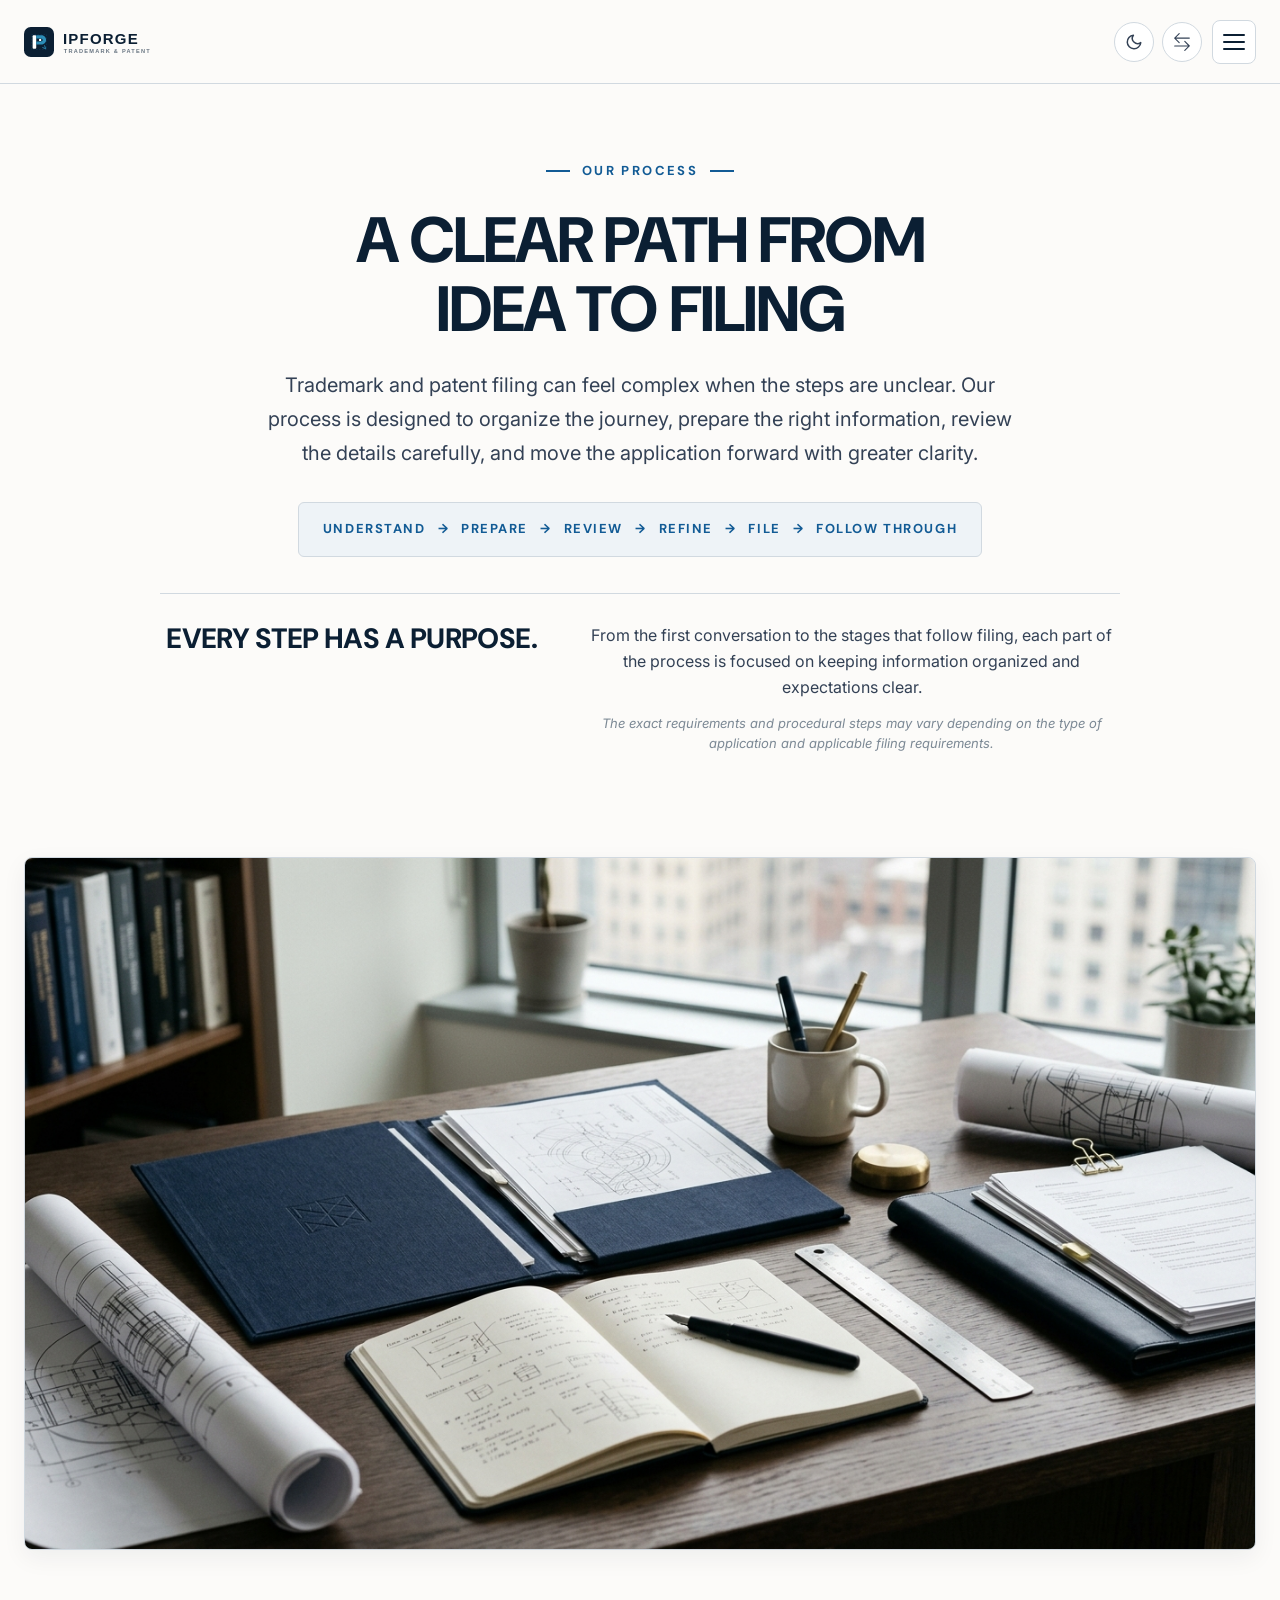
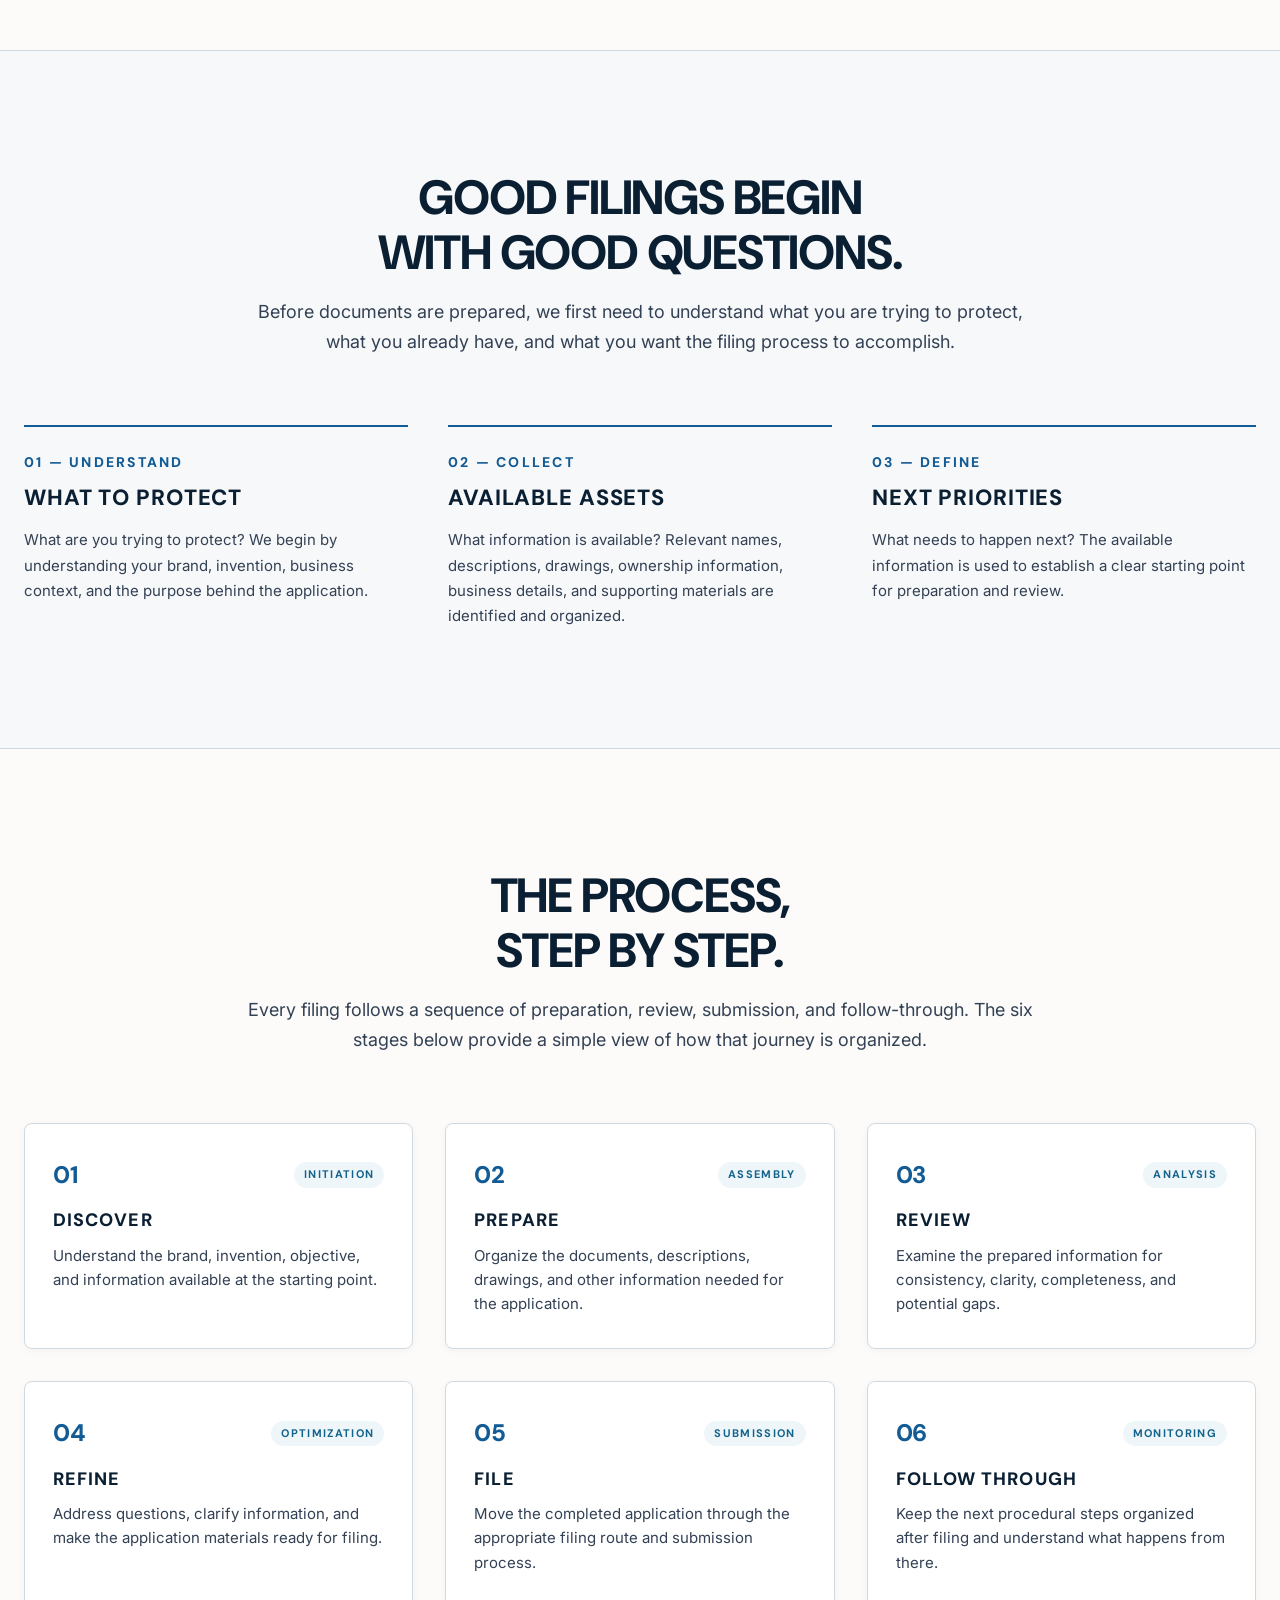
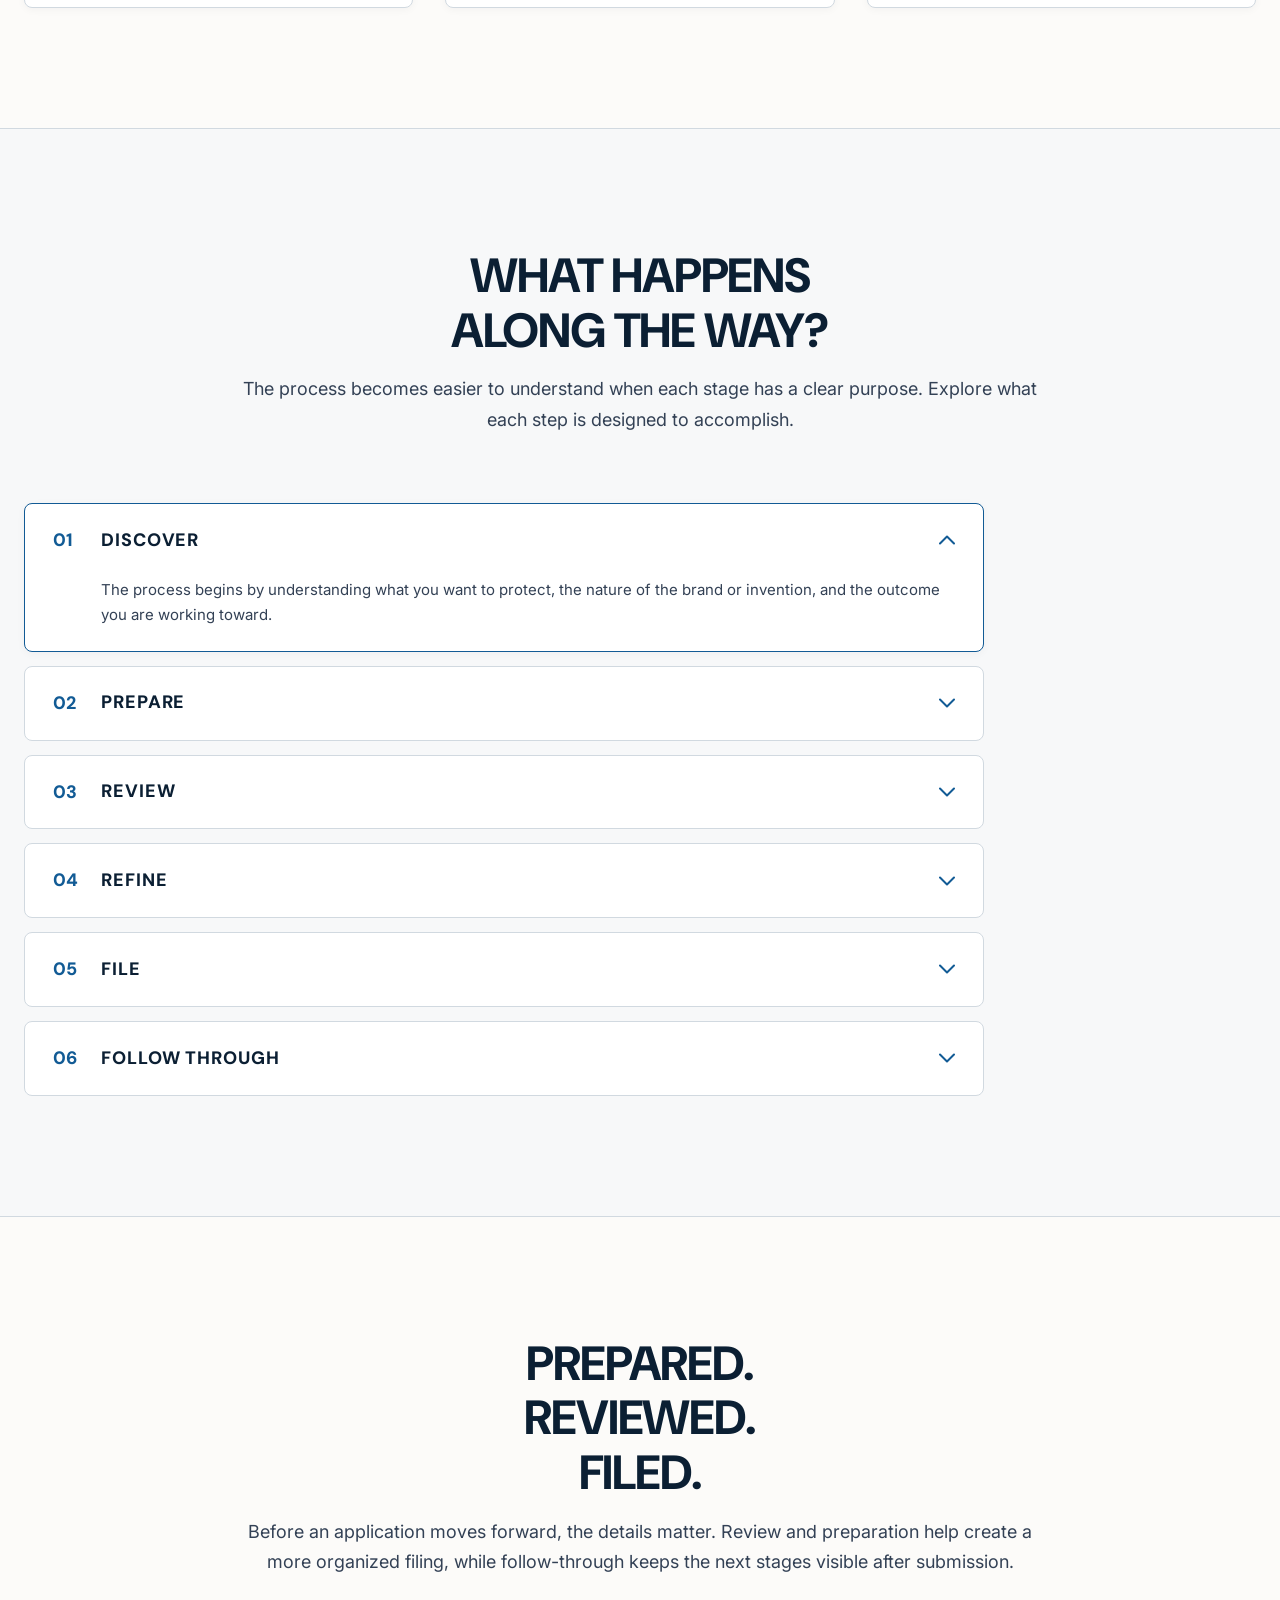
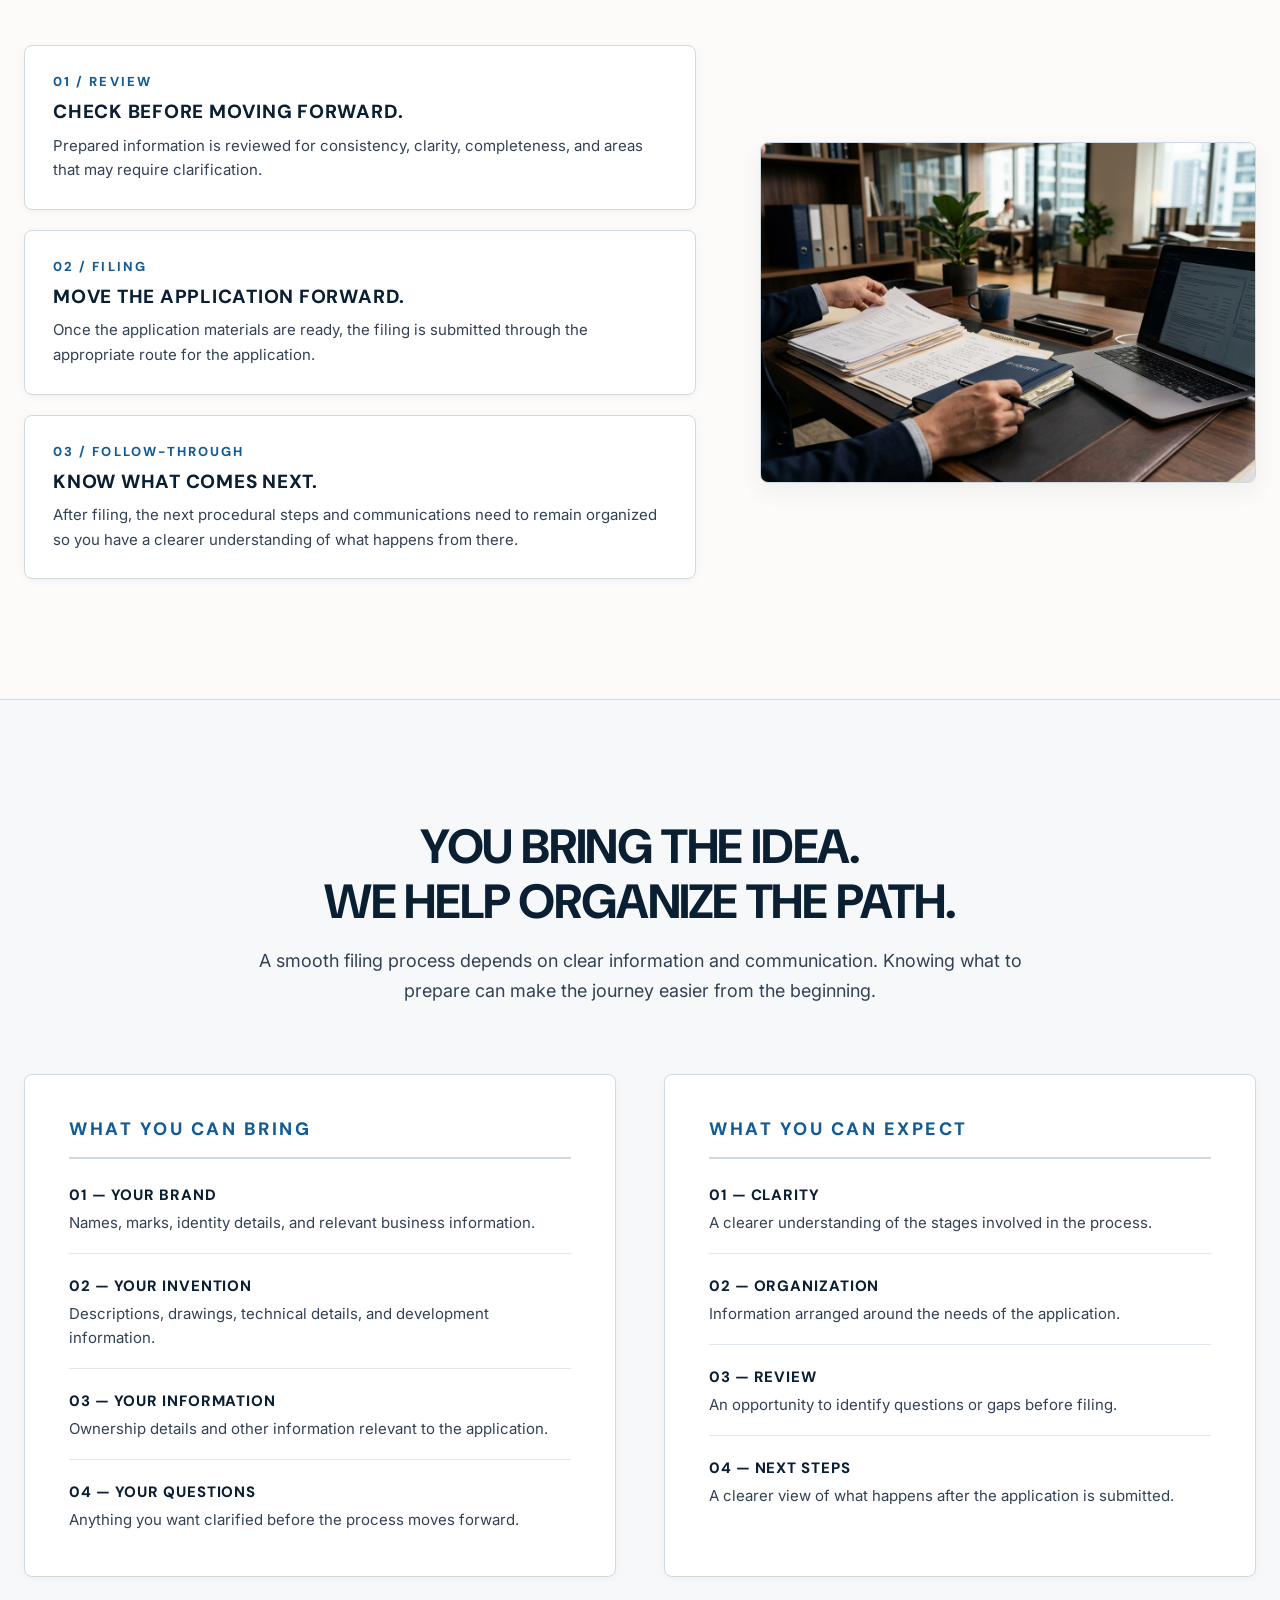
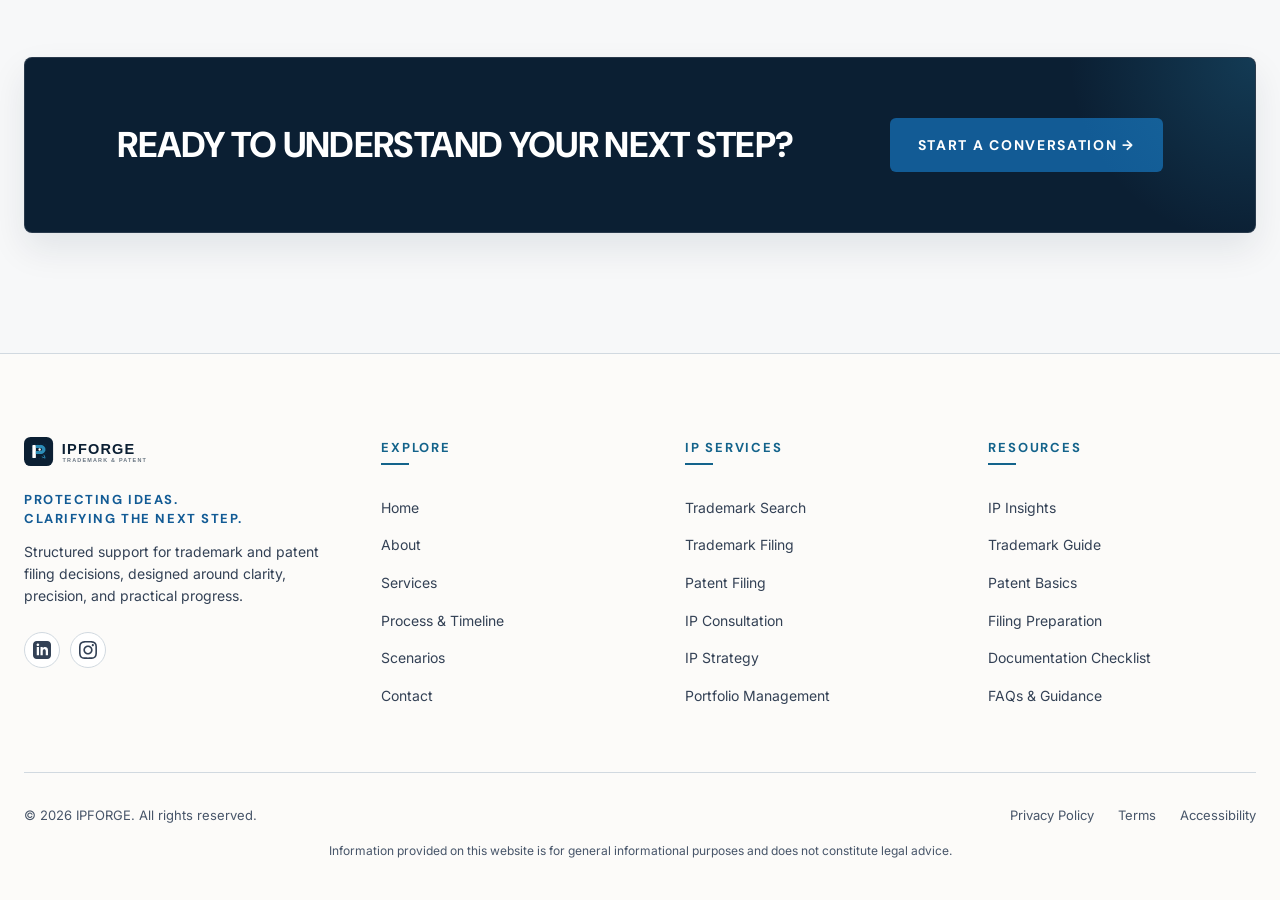
<file: process.html>
<!DOCTYPE html>
<html dir="ltr" lang="en">
<head>
  <meta charset="UTF-8">
  <meta name="viewport" content="width=device-width, initial-scale=1.0">
  <title>Process | Trademark &amp; Patent Filing Journey | IPFORGE</title>
  <meta name="description" content="A clear, structured path from idea to filing. Explore the six-stage IPFORGE trademark and patent filing process designed to bring clarity to every step.">

  <!-- Open Graph Metadata -->
  <meta property="og:title" content="Process | Trademark &amp; Patent Filing Journey | IPFORGE">
  <meta property="og:description" content="A clear, structured path from idea to filing. Explore the six-stage IPFORGE trademark and patent filing process designed to bring clarity to every step.">
  <meta property="og:type" content="website">
  <meta property="og:image" content="assets/images/process/process-hero.jpg">

  <!-- Favicon -->
  <link rel="icon" type="image/svg+xml" href="assets/logo/favicon.svg">

  <!-- Core Stylesheets -->
  <link rel="stylesheet" href="css/style.css">
  <link rel="stylesheet" href="css/components.css">
  <link rel="stylesheet" href="css/responsive.css">
      <script>
    (function() {
      try {
        if (localStorage.getItem('ipforge_theme') === 'dark') {
          document.documentElement.classList.add('dark-theme');
          document.addEventListener('DOMContentLoaded', function() {
            var imgs = document.querySelectorAll('.header-logo img, .footer-brand img, .footer-logo, img.footer-logo');
            imgs.forEach(function(img) {
              if (!img.classList.contains('logo-light') && !img.classList.contains('logo-dark')) {
                img.src = 'assets/logo/logo-dark.svg';
              }
            });
          });
        }
        var savedDir = localStorage.getItem('siteDirection');
        if (savedDir === 'rtl' || savedDir === 'ltr') {
          document.documentElement.setAttribute('dir', savedDir);
        } else {
          document.documentElement.setAttribute('dir', 'ltr');
        }
      } catch (e) {}
    })();
  </script>
</head>
<body>

  <!-- ======================================================================
       HEADER
       Shared IPFORGE Global Header with Process item active
       ====================================================================== -->
  <header class="site-header" id="top">
    <div class="container header-container">
      
      <!-- Header Left: Logo -->
      <a href="index.html" class="header-logo" aria-label="IPFORGE Homepage">
        <img src="assets/logo/logo.svg" alt="IPFORGE Trademark &amp; Patent Filing Service" width="165" height="36">
      </a>

      <!-- Header Center: Desktop Navigation -->
      <nav class="header-nav" aria-label="Primary Navigation">
        <div class="nav-item-dropdown">
          <button type="button" class="nav-link nav-dropdown-toggle" aria-expanded="false" aria-haspopup="true">
            <span>Home</span>
            <svg class="dropdown-chevron" width="10" height="6" viewBox="0 0 10 6" fill="none" xmlns="http://www.w3.org/2000/svg">
              <path d="M1 1L5 5L9 1" stroke="currentColor" stroke-width="1.5" stroke-linecap="round" stroke-linejoin="round"/>
            </svg>
          </button>
          <div class="nav-dropdown-menu" role="menu">
            <a href="index.html" class="nav-dropdown-item" role="menuitem">
              <span>Home 1</span>
            </a>
            <a href="home-2.html" class="nav-dropdown-item" role="menuitem">
              <span>Home 2</span>
            </a>
          </div>
        </div>
        <a href="about.html" class="nav-link">About</a>
        <a href="services.html" class="nav-link">Services</a>
        <a href="process.html" class="nav-link active" aria-current="page">Process</a>
        <a href="scenarios.html" class="nav-link">Scenarios</a>
        <a href="contact.html" class="nav-link">Contact</a>
      </nav>

      <!-- Header Right: Utility Controls & CTA -->
      <div class="header-actions">
        
        <div class="utility-controls">
                    <!-- Control 01: Theme Toggle (Light / Dark) -->
          <div style="position: relative;">
            <button type="button" class="utility-btn theme-toggle-btn" id="themeToggle" aria-label="Switch to dark theme" title="Switch to dark theme">
              <!-- Moon Icon for Light Theme (visible by default) -->
              <svg class="theme-icon theme-icon--moon" viewBox="0 0 24 24" fill="none" stroke="currentColor" stroke-width="2" stroke-linecap="round" stroke-linejoin="round" width="18" height="18" aria-hidden="true">
                <path d="M21 12.79A9 9 0 1 1 11.21 3 7 7 0 0 0 21 12.79z"></path>
              </svg>
              <!-- Sun Icon for Dark Theme (visible in dark theme) -->
              <svg class="theme-icon theme-icon--sun" viewBox="0 0 24 24" fill="none" stroke="currentColor" stroke-width="2" stroke-linecap="round" stroke-linejoin="round" width="18" height="18" aria-hidden="true">
                <circle cx="12" cy="12" r="5"></circle>
                <line x1="12" y1="1" x2="12" y2="3"></line>
                <line x1="12" y1="21" x2="12" y2="23"></line>
                <line x1="4.22" y1="4.22" x2="5.64" y2="5.64"></line>
                <line x1="18.36" y1="18.36" x2="19.78" y2="19.78"></line>
                <line x1="1" y1="12" x2="3" y2="12"></line>
                <line x1="21" y1="12" x2="23" y2="12"></line>
                <line x1="4.22" y1="19.78" x2="5.64" y2="18.36"></line>
                <line x1="18.36" y1="5.64" x2="19.78" y2="4.22"></line>
              </svg>
            </button>
          </div>

                    <!-- Control 02: LTR / RTL Direction Toggle -->
          <div style="position: relative;">
            <button type="button" class="utility-btn direction-toggle" id="directionToggle" aria-label="Switch to right-to-left layout" aria-pressed="false" title="Switch to right-to-left layout">
              <svg class="direction-icon" width="18" height="18" viewBox="0 0 16 16" fill="currentColor" aria-hidden="true">
                <path fill-rule="evenodd" d="M1 11.5a.5.5 0 0 0 .5.5h11.793l-3.147 3.146a.5.5 0 0 0 .708.708l4-4a.5.5 0 0 0 0-.708l-4-4a.5.5 0 0 0-.708.708L13.293 11H1.5a.5.5 0 0 0-.5.5zm14-7a.5.5 0 0 1-.5.5H2.707l3.147 3.146a.5.5 0 1 1-.708.708l-4-4a.5.5 0 0 1 0-.708l4-4a.5.5 0 1 1 .708.708L2.707 4H14.5a.5.5 0 0 1 .5.5z"/>
              </svg>
            </button>
          </div>
        </div>

        <!-- Consultation Header CTA -->
        <a href="contact.html#contact-form-section" class="btn btn-primary"><span>BOOK A CONSULTATION</span></a>

        <!-- Mobile Menu Toggle Button -->
        <button type="button" class="mobile-menu-toggle" aria-label="Open mobile navigation menu" aria-expanded="false" aria-controls="mobileDrawer">
          <span class="hamburger-icon">
            <span class="hamburger-line"></span>
            <span class="hamburger-line"></span>
            <span class="hamburger-line"></span>
          </span>
        </button>

      </div>
    </div>
  </header>

  <!-- Mobile Navigation Drawer -->
  <div class="mobile-drawer" id="mobileDrawer" role="dialog" aria-label="Mobile Navigation">
    <ul class="mobile-nav-list">
      <li class="mobile-dropdown-item">
        <div class="mobile-dropdown-header">
          <span class="mobile-nav-link">Home</span>
          <button type="button" class="mobile-submenu-toggle" aria-label="Toggle Home Submenu" aria-expanded="false">
            <svg width="12" height="8" viewBox="0 0 12 8" fill="none">
              <path d="M1 1.5L6 6.5L11 1.5" stroke="currentColor" stroke-width="2" stroke-linecap="round" stroke-linejoin="round"/>
            </svg>
          </button>
        </div>
        <ul class="mobile-subnav-list">
          <li><a href="index.html" class="mobile-subnav-link">Home 1</a></li>
          <li><a href="home-2.html" class="mobile-subnav-link">Home 2</a></li>
        </ul>
      </li>
      <li><a href="about.html" class="mobile-nav-link">About</a></li>
      <li><a href="services.html" class="mobile-nav-link">Services</a></li>
      <li><a href="process.html" class="mobile-nav-link active" aria-current="page">Process</a></li>
      <li><a href="scenarios.html" class="mobile-nav-link">Scenarios</a></li>
      <li><a href="contact.html" class="mobile-nav-link">Contact</a></li>
    </ul>
    <!-- Mobile Drawer Actions (Matching Image 3) -->
    <div class="mobile-drawer-footer">
      <button type="button" class="mobile-drawer-action-btn theme-toggle-btn mobile-theme-btn" aria-label="Switch to dark theme" title="Switch to dark theme">
        <span class="mobile-theme-label">DARK MODE</span>
        <span class="mobile-drawer-btn-icon">
          <svg class="theme-icon theme-icon--moon" viewBox="0 0 24 24" fill="none" stroke="currentColor" stroke-width="2" stroke-linecap="round" stroke-linejoin="round" width="18" height="18" aria-hidden="true">
            <path d="M21 12.79A9 9 0 1 1 11.21 3 7 7 0 0 0 21 12.79z"></path>
          </svg>
          <svg class="theme-icon theme-icon--sun" viewBox="0 0 24 24" fill="none" stroke="currentColor" stroke-width="2" stroke-linecap="round" stroke-linejoin="round" width="18" height="18" aria-hidden="true">
            <circle cx="12" cy="12" r="5"></circle>
            <line x1="12" y1="1" x2="12" y2="3"></line>
            <line x1="12" y1="21" x2="12" y2="23"></line>
            <line x1="4.22" y1="4.22" x2="5.64" y2="5.64"></line>
            <line x1="18.36" y1="18.36" x2="19.78" y2="19.78"></line>
            <line x1="1" y1="12" x2="3" y2="12"></line>
            <line x1="21" y1="12" x2="23" y2="12"></line>
            <line x1="4.22" y1="19.78" x2="5.64" y2="18.36"></line>
            <line x1="18.36" y1="5.64" x2="19.78" y2="4.22"></line>
          </svg>
        </span>
      </button>

      <button type="button" class="mobile-drawer-action-btn direction-toggle mobile-dir-btn" aria-label="Switch to right-to-left layout" aria-pressed="false" title="Switch to right-to-left layout">
        <span class="mobile-dir-label">RTL VIEW</span>
        <span class="mobile-drawer-btn-icon">
          <svg class="direction-icon" width="18" height="18" viewBox="0 0 16 16" fill="currentColor" aria-hidden="true">
            <path fill-rule="evenodd" d="M1 11.5a.5.5 0 0 0 .5.5h11.793l-3.147 3.146a.5.5 0 0 0 .708.708l4-4a.5.5 0 0 0 0-.708l-4-4a.5.5 0 0 0-.708.708L13.293 11H1.5a.5.5 0 0 0-.5.5zm14-7a.5.5 0 0 1-.5.5H2.707l3.147 3.146a.5.5 0 1 1-.708.708l-4-4a.5.5 0 0 1 0-.708l4-4a.5.5 0 1 1 .708.708L2.707 4H14.5a.5.5 0 0 1 .5.5z"/>
          </svg>
        </span>
      </button>

      <a href="contact.html#contact-form-section" class="btn btn-primary mobile-drawer-cta">
        <span>BOOK A CONSULTATION</span>
      </a>
    </div>
  </div>


  <!-- ======================================================================
       MAIN CONTENT — EXACTLY 6 BODY SECTIONS
       ====================================================================== -->
  <main id="main-content">

    <!-- ======================================================================
         SECTION 01 OF 06 — PROCESS INTRODUCTION
         A clear path from idea to filing with structured flow badge & image
         ====================================================================== -->
    <section class="process-hero-section" id="process-intro">
      <div class="container">
        
        <!-- Top Editorial Header -->
        <div class="process-hero-header">
          <span class="process-hero-eyebrow">OUR PROCESS</span>

          <h1 class="process-hero-title">
            <span style="display: block;">A Clear Path From</span>
            <span style="display: block;">Idea To Filing</span>
          </h1>

          <p class="process-hero-lead">
            Trademark and patent filing can feel complex when the steps are unclear. Our process is designed to organize the journey, prepare the right information, review the details carefully, and move the application forward with greater clarity.
          </p>

          <!-- Interactive Process Tracker Strip -->
          <div class="process-flow-badge-strip" aria-label="Process Flow">
            <span>UNDERSTAND</span>
            <span aria-hidden="true">→</span>
            <span>PREPARE</span>
            <span aria-hidden="true">→</span>
            <span>REVIEW</span>
            <span aria-hidden="true">→</span>
            <span>REFINE</span>
            <span aria-hidden="true">→</span>
            <span>FILE</span>
            <span aria-hidden="true">→</span>
            <span>FOLLOW THROUGH</span>
          </div>

          <!-- Secondary Heading & Statement Row -->
          <div class="process-hero-statement-row">
            <h2 class="process-hero-subheading">
              EVERY STEP HAS A PURPOSE.
            </h2>
            <div class="process-hero-subtext-wrap">
              <p class="process-hero-subtext">
                From the first conversation to the stages that follow filing, each part of the process is focused on keeping information organized and expectations clear.
              </p>
              <p class="process-hero-disclaimer">
                The exact requirements and procedural steps may vary depending on the type of application and applicable filing requirements.
              </p>
            </div>
          </div>
        </div>

        <!-- Horizontal Editorial Hero Image -->
        <div class="process-hero-banner-wrapper">
          <img src="assets/images/process/process-hero.jpg" alt="Intellectual property preparation workspace with organized technical documents, precision drafting instruments, notebook, and dark navy portfolio" width="1920" height="1080" fetchpriority="high">
        </div>

      </div>
    </section>


    <!-- ======================================================================
         SECTION 02 OF 06 — START WITH CLARITY
         Exactly 3 balanced content blocks: Understand, Collect, Define
         ====================================================================== -->
    <section class="process-clarity-section" id="start-with-clarity">
      <div class="container">
        
        <div class="process-clarity-header">
          <h2 class="process-clarity-heading">
            <span style="display: block;">Good Filings Begin</span>
            <span style="display: block;">With Good Questions.</span>
          </h2>
          <p class="process-clarity-intro">
            Before documents are prepared, we first need to understand what you are trying to protect, what you already have, and what you want the filing process to accomplish.
          </p>
        </div>

        <!-- Exactly 3 Content Blocks -->
        <div class="process-clarity-grid">
          
          <!-- Block 01 -->
          <div class="process-clarity-block">
            <span class="clarity-block-num">01 — UNDERSTAND</span>
            <h3 class="clarity-block-title">WHAT TO PROTECT</h3>
            <p class="clarity-block-desc">
              What are you trying to protect? We begin by understanding your brand, invention, business context, and the purpose behind the application.
            </p>
          </div>

          <!-- Block 02 -->
          <div class="process-clarity-block">
            <span class="clarity-block-num">02 — COLLECT</span>
            <h3 class="clarity-block-title">AVAILABLE ASSETS</h3>
            <p class="clarity-block-desc">
              What information is available? Relevant names, descriptions, drawings, ownership information, business details, and supporting materials are identified and organized.
            </p>
          </div>

          <!-- Block 03 -->
          <div class="process-clarity-block">
            <span class="clarity-block-num">03 — DEFINE</span>
            <h3 class="clarity-block-title">NEXT PRIORITIES</h3>
            <p class="clarity-block-desc">
              What needs to happen next? The available information is used to establish a clear starting point for preparation and review.
            </p>
          </div>

        </div>

      </div>
    </section>


    <!-- ======================================================================
         SECTION 03 OF 06 — THE SIX-STAGE PROCESS
         Connected editorial process visualization (6 balanced stages)
         ====================================================================== -->
    <section class="process-stages-section" id="six-stage-process">
      <div class="container">
        
        <div class="process-stages-header">
          <h2 class="process-stages-heading">
            <span style="display: block;">The Process,</span>
            <span style="display: block;">Step By Step.</span>
          </h2>
          <p class="process-stages-intro">
            Every filing follows a sequence of preparation, review, submission, and follow-through. The six stages below provide a simple view of how that journey is organized.
          </p>
        </div>

        <!-- Connected Editorial Stages Flow -->
        <div class="process-stages-flow">
          
          <!-- Stage 01 -->
          <div class="process-stage-node">
            <div class="process-node-top">
              <span class="process-stage-num">01</span>
              <span class="process-node-chip">INITIATION</span>
            </div>
            <h3 class="process-stage-title">DISCOVER</h3>
            <p class="process-stage-desc">
              Understand the brand, invention, objective, and information available at the starting point.
            </p>
          </div>

          <!-- Stage 02 -->
          <div class="process-stage-node">
            <div class="process-node-top">
              <span class="process-stage-num">02</span>
              <span class="process-node-chip">ASSEMBLY</span>
            </div>
            <h3 class="process-stage-title">PREPARE</h3>
            <p class="process-stage-desc">
              Organize the documents, descriptions, drawings, and other information needed for the application.
            </p>
          </div>

          <!-- Stage 03 -->
          <div class="process-stage-node">
            <div class="process-node-top">
              <span class="process-stage-num">03</span>
              <span class="process-node-chip">ANALYSIS</span>
            </div>
            <h3 class="process-stage-title">REVIEW</h3>
            <p class="process-stage-desc">
              Examine the prepared information for consistency, clarity, completeness, and potential gaps.
            </p>
          </div>

          <!-- Stage 04 -->
          <div class="process-stage-node">
            <div class="process-node-top">
              <span class="process-stage-num">04</span>
              <span class="process-node-chip">OPTIMIZATION</span>
            </div>
            <h3 class="process-stage-title">REFINE</h3>
            <p class="process-stage-desc">
              Address questions, clarify information, and make the application materials ready for filing.
            </p>
          </div>

          <!-- Stage 05 -->
          <div class="process-stage-node">
            <div class="process-node-top">
              <span class="process-stage-num">05</span>
              <span class="process-node-chip">SUBMISSION</span>
            </div>
            <h3 class="process-stage-title">FILE</h3>
            <p class="process-stage-desc">
              Move the completed application through the appropriate filing route and submission process.
            </p>
          </div>

          <!-- Stage 06 -->
          <div class="process-stage-node">
            <div class="process-node-top">
              <span class="process-stage-num">06</span>
              <span class="process-node-chip">MONITORING</span>
            </div>
            <h3 class="process-stage-title">FOLLOW THROUGH</h3>
            <p class="process-stage-desc">
              Keep the next procedural steps organized after filing and understand what happens from there.
            </p>
          </div>

        </div>

      </div>
    </section>


    <!-- ======================================================================
         SECTION 04 OF 06 — WHAT HAPPENS AT EACH STAGE
         Interactive Accessible 6-Item Accordion
         ====================================================================== -->
    <section class="process-accordion-section" id="stage-details">
      <div class="container">
        
        <div class="process-accordion-header">
          <h2 class="process-accordion-heading">
            <span style="display: block;">What Happens</span>
            <span style="display: block;">Along The Way?</span>
          </h2>
          <p class="process-accordion-intro">
            The process becomes easier to understand when each stage has a clear purpose. Explore what each step is designed to accomplish.
          </p>
        </div>

        <!-- 6-Item Accordion Group -->
        <div class="process-accordion-wrap">
          
          <!-- Accordion 01 -->
          <div class="process-accordion-item active">
            <button type="button" class="process-acc-trigger" aria-expanded="true" aria-controls="acc-body-01" id="acc-btn-01">
              <div class="process-acc-header-left">
                <span class="process-acc-num">01</span>
                <h3 class="process-acc-title">DISCOVER</h3>
              </div>
              <svg class="process-acc-chevron" width="16" height="10" viewBox="0 0 16 10" fill="none">
                <path d="M1 1.5L8 8.5L15 1.5" stroke="currentColor" stroke-width="2" stroke-linecap="round" stroke-linejoin="round"/>
              </svg>
            </button>
            <div class="process-acc-collapse" id="acc-body-01" role="region" aria-labelledby="acc-btn-01">
              <div class="process-acc-body">
                <p class="process-acc-desc">
                  The process begins by understanding what you want to protect, the nature of the brand or invention, and the outcome you are working toward.
                </p>
              </div>
            </div>
          </div>

          <!-- Accordion 02 -->
          <div class="process-accordion-item">
            <button type="button" class="process-acc-trigger" aria-expanded="false" aria-controls="acc-body-02" id="acc-btn-02">
              <div class="process-acc-header-left">
                <span class="process-acc-num">02</span>
                <h3 class="process-acc-title">PREPARE</h3>
              </div>
              <svg class="process-acc-chevron" width="16" height="10" viewBox="0 0 16 10" fill="none">
                <path d="M1 1.5L8 8.5L15 1.5" stroke="currentColor" stroke-width="2" stroke-linecap="round" stroke-linejoin="round"/>
              </svg>
            </button>
            <div class="process-acc-collapse" id="acc-body-02" role="region" aria-labelledby="acc-btn-02">
              <div class="process-acc-body">
                <p class="process-acc-desc">
                  Relevant information and supporting materials are collected and organized for the application and its requirements.
                </p>
              </div>
            </div>
          </div>

          <!-- Accordion 03 -->
          <div class="process-accordion-item">
            <button type="button" class="process-acc-trigger" aria-expanded="false" aria-controls="acc-body-03" id="acc-btn-03">
              <div class="process-acc-header-left">
                <span class="process-acc-num">03</span>
                <h3 class="process-acc-title">REVIEW</h3>
              </div>
              <svg class="process-acc-chevron" width="16" height="10" viewBox="0 0 16 10" fill="none">
                <path d="M1 1.5L8 8.5L15 1.5" stroke="currentColor" stroke-width="2" stroke-linecap="round" stroke-linejoin="round"/>
              </svg>
            </button>
            <div class="process-acc-collapse" id="acc-body-03" role="region" aria-labelledby="acc-btn-03">
              <div class="process-acc-body">
                <p class="process-acc-desc">
                  The prepared information is reviewed for consistency, clarity, completeness, and areas that may need further attention.
                </p>
              </div>
            </div>
          </div>

          <!-- Accordion 04 -->
          <div class="process-accordion-item">
            <button type="button" class="process-acc-trigger" aria-expanded="false" aria-controls="acc-body-04" id="acc-btn-04">
              <div class="process-acc-header-left">
                <span class="process-acc-num">04</span>
                <h3 class="process-acc-title">REFINE</h3>
              </div>
              <svg class="process-acc-chevron" width="16" height="10" viewBox="0 0 16 10" fill="none">
                <path d="M1 1.5L8 8.5L15 1.5" stroke="currentColor" stroke-width="2" stroke-linecap="round" stroke-linejoin="round"/>
              </svg>
            </button>
            <div class="process-acc-collapse" id="acc-body-04" role="region" aria-labelledby="acc-btn-04">
              <div class="process-acc-body">
                <p class="process-acc-desc">
                  Questions and information gaps are addressed so the application materials can be brought into a more complete state.
                </p>
              </div>
            </div>
          </div>

          <!-- Accordion 05 -->
          <div class="process-accordion-item">
            <button type="button" class="process-acc-trigger" aria-expanded="false" aria-controls="acc-body-05" id="acc-btn-05">
              <div class="process-acc-header-left">
                <span class="process-acc-num">05</span>
                <h3 class="process-acc-title">FILE</h3>
              </div>
              <svg class="process-acc-chevron" width="16" height="10" viewBox="0 0 16 10" fill="none">
                <path d="M1 1.5L8 8.5L15 1.5" stroke="currentColor" stroke-width="2" stroke-linecap="round" stroke-linejoin="round"/>
              </svg>
            </button>
            <div class="process-acc-collapse" id="acc-body-05" role="region" aria-labelledby="acc-btn-05">
              <div class="process-acc-body">
                <p class="process-acc-desc">
                  Once the application materials are prepared and ready, the filing is submitted through the appropriate filing route.
                </p>
              </div>
            </div>
          </div>

          <!-- Accordion 06 -->
          <div class="process-accordion-item">
            <button type="button" class="process-acc-trigger" aria-expanded="false" aria-controls="acc-body-06" id="acc-btn-06">
              <div class="process-acc-header-left">
                <span class="process-acc-num">06</span>
                <h3 class="process-acc-title">FOLLOW THROUGH</h3>
              </div>
              <svg class="process-acc-chevron" width="16" height="10" viewBox="0 0 16 10" fill="none">
                <path d="M1 1.5L8 8.5L15 1.5" stroke="currentColor" stroke-width="2" stroke-linecap="round" stroke-linejoin="round"/>
              </svg>
            </button>
            <div class="process-acc-collapse" id="acc-body-06" role="region" aria-labelledby="acc-btn-06">
              <div class="process-acc-body">
                <p class="process-acc-desc">
                  After submission, the applicable procedural stages and next steps are kept organized so the process remains clear.
                </p>
              </div>
            </div>
          </div>

        </div>

      </div>
    </section>


    <!-- ======================================================================
         SECTION 05 OF 06 — REVIEW, FILING & FOLLOW-THROUGH
         Three structured areas + Gemini photography
         ====================================================================== -->
    <section class="process-filing-section" id="filing-follow-through">
      <div class="container">
        
        <div class="process-filing-header">
          <h2 class="process-filing-heading">
            <span style="display: block;">Prepared.</span>
            <span style="display: block;">Reviewed.</span>
            <span style="display: block;">Filed.</span>
          </h2>
          <p class="process-filing-intro">
            Before an application moves forward, the details matter. Review and preparation help create a more organized filing, while follow-through keeps the next stages visible after submission.
          </p>
        </div>

        <div class="process-filing-grid">
          
          <!-- Three Structured Content Areas -->
          <div class="process-filing-areas">
            
            <!-- Area 01: REVIEW -->
            <div class="filing-area-card">
              <span class="filing-area-meta">01 / REVIEW</span>
              <h3 class="filing-area-title">CHECK BEFORE MOVING FORWARD.</h3>
              <p class="filing-area-desc">
                Prepared information is reviewed for consistency, clarity, completeness, and areas that may require clarification.
              </p>
            </div>

            <!-- Area 02: FILING -->
            <div class="filing-area-card">
              <span class="filing-area-meta">02 / FILING</span>
              <h3 class="filing-area-title">MOVE THE APPLICATION FORWARD.</h3>
              <p class="filing-area-desc">
                Once the application materials are ready, the filing is submitted through the appropriate route for the application.
              </p>
            </div>

            <!-- Area 03: FOLLOW-THROUGH -->
            <div class="filing-area-card">
              <span class="filing-area-meta">03 / FOLLOW-THROUGH</span>
              <h3 class="filing-area-title">KNOW WHAT COMES NEXT.</h3>
              <p class="filing-area-desc">
                After filing, the next procedural steps and communications need to remain organized so you have a clearer understanding of what happens from there.
              </p>
            </div>

          </div>

          <!-- Editorial Photography Frame -->
          <div class="process-filing-media">
            <img src="assets/images/process/process-filing.jpg" alt="Professional preparing and organizing intellectual property filing documents beside a modern laptop" width="1600" height="1100" loading="lazy">
          </div>

        </div>

      </div>
    </section>


    <!-- ======================================================================
         SECTION 06 OF 06 — YOUR ROLE IN THE PROCESS & FINAL CTA
         Two balanced 4-item comparison groups + Integrated Final CTA
         ====================================================================== -->
    <section class="process-role-section" id="your-role">
      <div class="container">
        
        <div class="process-role-header">
          <h2 class="process-role-heading">
            <span style="display: block;">You Bring The Idea.</span>
            <span style="display: block;">We Help Organize The Path.</span>
          </h2>
          <p class="process-role-intro">
            A smooth filing process depends on clear information and communication. Knowing what to prepare can make the journey easier from the beginning.
          </p>
        </div>

        <!-- Two Balanced Content Groups (4 items each) -->
        <div class="process-role-groups-grid">
          
          <!-- Group 01: WHAT YOU CAN BRING -->
          <div class="role-group-col">
            <h3 class="role-group-heading">WHAT YOU CAN BRING</h3>
            <div class="role-items-list">
              
              <div class="role-item">
                <span class="role-item-label">01 — YOUR BRAND</span>
                <p class="role-item-desc">Names, marks, identity details, and relevant business information.</p>
              </div>

              <div class="role-item">
                <span class="role-item-label">02 — YOUR INVENTION</span>
                <p class="role-item-desc">Descriptions, drawings, technical details, and development information.</p>
              </div>

              <div class="role-item">
                <span class="role-item-label">03 — YOUR INFORMATION</span>
                <p class="role-item-desc">Ownership details and other information relevant to the application.</p>
              </div>

              <div class="role-item">
                <span class="role-item-label">04 — YOUR QUESTIONS</span>
                <p class="role-item-desc">Anything you want clarified before the process moves forward.</p>
              </div>

            </div>
          </div>

          <!-- Group 02: WHAT YOU CAN EXPECT -->
          <div class="role-group-col">
            <h3 class="role-group-heading">WHAT YOU CAN EXPECT</h3>
            <div class="role-items-list">
              
              <div class="role-item">
                <span class="role-item-label">01 — CLARITY</span>
                <p class="role-item-desc">A clearer understanding of the stages involved in the process.</p>
              </div>

              <div class="role-item">
                <span class="role-item-label">02 — ORGANIZATION</span>
                <p class="role-item-desc">Information arranged around the needs of the application.</p>
              </div>

              <div class="role-item">
                <span class="role-item-label">03 — REVIEW</span>
                <p class="role-item-desc">An opportunity to identify questions or gaps before filing.</p>
              </div>

              <div class="role-item">
                <span class="role-item-label">04 — NEXT STEPS</span>
                <p class="role-item-desc">A clearer view of what happens after the application is submitted.</p>
              </div>

            </div>
          </div>

        </div>

        <!-- Integrated Final CTA Card within Section 06 -->
        <div class="process-final-cta-card">
          <h3 class="process-final-cta-heading">
            READY TO UNDERSTAND YOUR NEXT STEP?
          </h3>
          <button type="button" class="process-final-cta-btn" data-open-modal="consultation">
            START A CONVERSATION →
          </button>
        </div>

      </div>
    </section>

  </main>


  <!-- ======================================================================
       FOOTER
       Shared Global Footer exactly matching index.html
       ====================================================================== -->
  <footer class="site-footer" role="contentinfo">
    <div class="container">
      
      <!-- Top 4 Columns -->
      <div class="footer-top">
        
        <!-- Col 01: Brand Identity -->
        <div class="footer-brand">
          <a href="index.html" class="footer-logo" aria-label="IPFORGE Home">
            <img src="assets/logo/logo.svg" alt="IPFORGE Logo" width="160" height="35">
          </a>
          <p class="footer-tagline">
            PROTECTING IDEAS.<br>
            CLARIFYING THE NEXT STEP.
          </p>
          <p class="footer-desc">
            Structured support for trademark and patent filing decisions, designed around clarity, precision, and practical progress.
          </p>
          <div class="footer-social-row">
            <a href="https://linkedin.com" target="_blank" rel="noopener noreferrer" class="social-btn" aria-label="LinkedIn Profile">
              <svg viewBox="0 0 24 24">
                <path d="M19 0h-14c-2.761 0-5 2.239-5 5v14c0 2.761 2.239 5 5 5h14c2.762 0 5-2.239 5-5v-14c0-2.761-2.238-5-5-5zm-11 19h-3v-11h3v11zm-1.5-12.268c-.966 0-1.75-.79-1.75-1.764s.784-1.764 1.75-1.764 1.75.79 1.75 1.764-.783 1.764-1.75 1.764zm13.5 12.268h-3v-5.604c0-3.368-4-3.113-4 0v5.604h-3v-11h3v1.765c1.396-2.586 7-2.777 7 2.476v6.759z"/>
              </svg>
            </a>
            <a href="https://instagram.com" target="_blank" rel="noopener noreferrer" class="social-btn" aria-label="Instagram Profile">
              <svg viewBox="0 0 24 24">
                <path d="M12 2.163c3.204 0 3.584.012 4.85.07 3.252.148 4.771 1.691 4.919 4.919.058 1.265.069 1.645.069 4.849 0 3.205-.012 3.584-.069 4.849-.149 3.225-1.664 4.771-4.919 4.919-1.266.058-1.644.07-4.85.07-3.204 0-3.584-.012-4.849-.07-3.26-.149-4.771-1.699-4.919-4.92-.058-1.265-.07-1.644-.07-4.849 0-3.204.013-3.583.07-4.849.149-3.227 1.664-4.771 4.919-4.919 1.266-.057 1.645-.069 4.849-.069zm0-2.163c-3.259 0-3.667.014-4.947.072-4.358.2-6.78 2.618-6.98 6.98-.059 1.281-.073 1.689-.073 4.948 0 3.259.014 3.668.072 4.948.2 4.358 2.618 6.78 6.98 6.98 1.281.058 1.689.072 4.948.072 3.259 0 3.668-.014 4.948-.072 4.354-.2 6.782-2.618 6.979-6.98.059-1.28.073-1.689.073-4.948 0-3.259-.014-3.667-.072-4.947-.196-4.354-2.617-6.78-6.979-6.98-1.281-.059-1.69-.073-4.949-.073zm0 5.838c-3.403 0-6.162 2.759-6.162 6.162s2.759 6.163 6.162 6.163 6.162-2.759 6.162-6.163c0-3.403-2.759-6.162-6.162-6.162zm0 10.162c-2.209 0-4-1.79-4-4 0-2.209 1.791-4 4-4s4 1.791 4 4c0 2.21-1.791 4-4 4zm6.406-11.845c-.796 0-1.441.645-1.441 1.44s.645 1.44 1.441 1.44c.795 0 1.439-.645 1.439-1.44s-.644-1.44-1.439-1.44z"/>
              </svg>
            </a>
          </div>
        </div>

        <!-- Col 02: Explore Links -->
        <div>
          <span class="footer-col-heading">Explore</span>
          <ul class="footer-nav-list">
            <li><a href="index.html" class="footer-nav-link">Home</a></li>
            <li><a href="about.html" class="footer-nav-link">About</a></li>
            <li><a href="services.html" class="footer-nav-link">Services</a></li>
            <li><a href="process.html" class="footer-nav-link">Process &amp; Timeline</a></li>
            <li><a href="scenarios.html" class="footer-nav-link">Scenarios</a></li>
            <li><a href="contact.html" class="footer-nav-link">Contact</a></li>
          </ul>
        </div>

        <!-- Col 03: IP Services Links -->
        <div>
          <span class="footer-col-heading">IP Services</span>
          <ul class="footer-nav-list">
            <li><a href="services.html#trademark-services" class="footer-nav-link">Trademark Search</a></li>
            <li><a href="services.html#trademark-services" class="footer-nav-link">Trademark Filing</a></li>
            <li><a href="services.html#patent-services" class="footer-nav-link">Patent Filing</a></li>
            <li><a href="contact.html" class="footer-nav-link">IP Consultation</a></li>
            <li><a href="scenarios.html" class="footer-nav-link">IP Strategy</a></li>
            <li><a href="services.html" class="footer-nav-link">Portfolio Management</a></li>
          </ul>
        </div>

        <!-- Col 04: Resources Links -->
        <div>
          <span class="footer-col-heading">Resources</span>
          <ul class="footer-nav-list">
            <li><a href="scenarios.html" class="footer-nav-link">IP Insights</a></li>
            <li><a href="about.html" class="footer-nav-link">Trademark Guide</a></li>
            <li><a href="process.html" class="footer-nav-link">Patent Basics</a></li>
            <li><a href="services.html#search-preparation" class="footer-nav-link">Filing Preparation</a></li>
            <li><a href="#your-role" class="footer-nav-link">Documentation Checklist</a></li>
            <li><a href="#your-role" class="footer-nav-link">FAQs &amp; Guidance</a></li>
          </ul>
        </div>

      </div>

      <!-- Thin Horizontal Divider -->
      <div class="footer-divider"></div>

      <!-- Bottom Bar: Legal & Rights -->
      <div class="footer-bottom">
        <div>
          © 2026 IPFORGE. All rights reserved.
        </div>
        <div class="footer-legal-links">
          <a href="#top" class="footer-legal-link">Privacy Policy</a>
          <a href="#top" class="footer-legal-link">Terms</a>
          <a href="#top" class="footer-legal-link">Accessibility</a>
        </div>
      </div>

      <!-- Subtle Legal Disclaimer -->
      <p class="footer-disclaimer">
        Information provided on this website is for general informational purposes and does not constitute legal advice.
      </p>

    </div>
  </footer>


  <!-- ======================================================================
       MODAL — BOOK A CONSULTATION (Accessible Interactive Dialog)
       ====================================================================== -->
  <div class="modal-overlay" id="consultationModal" role="dialog" aria-modal="true" aria-labelledby="modalHeading" aria-hidden="true">
    <div class="modal-window">
      <button type="button" class="modal-close-btn" aria-label="Close consultation dialog">
        <svg width="18" height="18" viewBox="0 0 24 24" fill="none" stroke="currentColor" stroke-width="2" stroke-linecap="round" stroke-linejoin="round">
          <line x1="18" y1="6" x2="6" y2="18"></line>
          <line x1="6" y1="6" x2="18" y2="18"></line>
        </svg>
      </button>

      <span class="section-eyebrow" style="margin-bottom: 8px;">Direct Advisory</span>
      <h3 class="modal-title" id="modalHeading">Book an IP Consultation</h3>
      <p class="modal-desc">
        Select your objective and share details to review your filing trajectory with our team.
      </p>

      <form id="consultationForm">
        <div class="form-group">
          <label class="form-label" for="modalName">Full Name</label>
          <input type="text" id="modalName" class="form-input" placeholder="e.g. Katherine Vance" required>
        </div>

        <div class="form-group">
          <label class="form-label" for="modalEmail">Business Email</label>
          <input type="email" id="modalEmail" class="form-input" placeholder="katherine@company.com" required>
        </div>

        <div class="form-group">
          <label class="form-label" for="modalServiceType">Filing Objective</label>
          <select id="modalServiceType" class="form-select" required>
            <option value="Trademark Search">Trademark Search &amp; Clearance</option>
            <option value="Trademark Filing">Trademark Filing Preparation</option>
            <option value="Patent Filing">Patent Documentation &amp; Filing</option>
            <option value="IP Consultation">Comprehensive IP Consultation</option>
            <option value="Brand Protection">Brand Protection Roadmap</option>
            <option value="IP Strategy">Corporate IP Strategy</option>
          </select>
        </div>

        <div class="form-group">
          <label class="form-label" for="modalNotes">Project Summary (Confidential)</label>
          <textarea id="modalNotes" class="form-textarea" placeholder="Briefly summarize your mark, invention, or current filing stage..."></textarea>
        </div>

        <button type="submit" class="btn btn-primary" style="width: 100%; margin-top: 10px;">
          Request Consultation
        </button>

        <div class="form-feedback" role="alert"></div>
      </form>
    </div>
  </div>


  <!-- Core Scripts -->
  <script src="js/navigation.js"></script>
  <script src="js/animations.js"></script>
  <script src="js/main.js"></script>

</body>
</html>
</file>
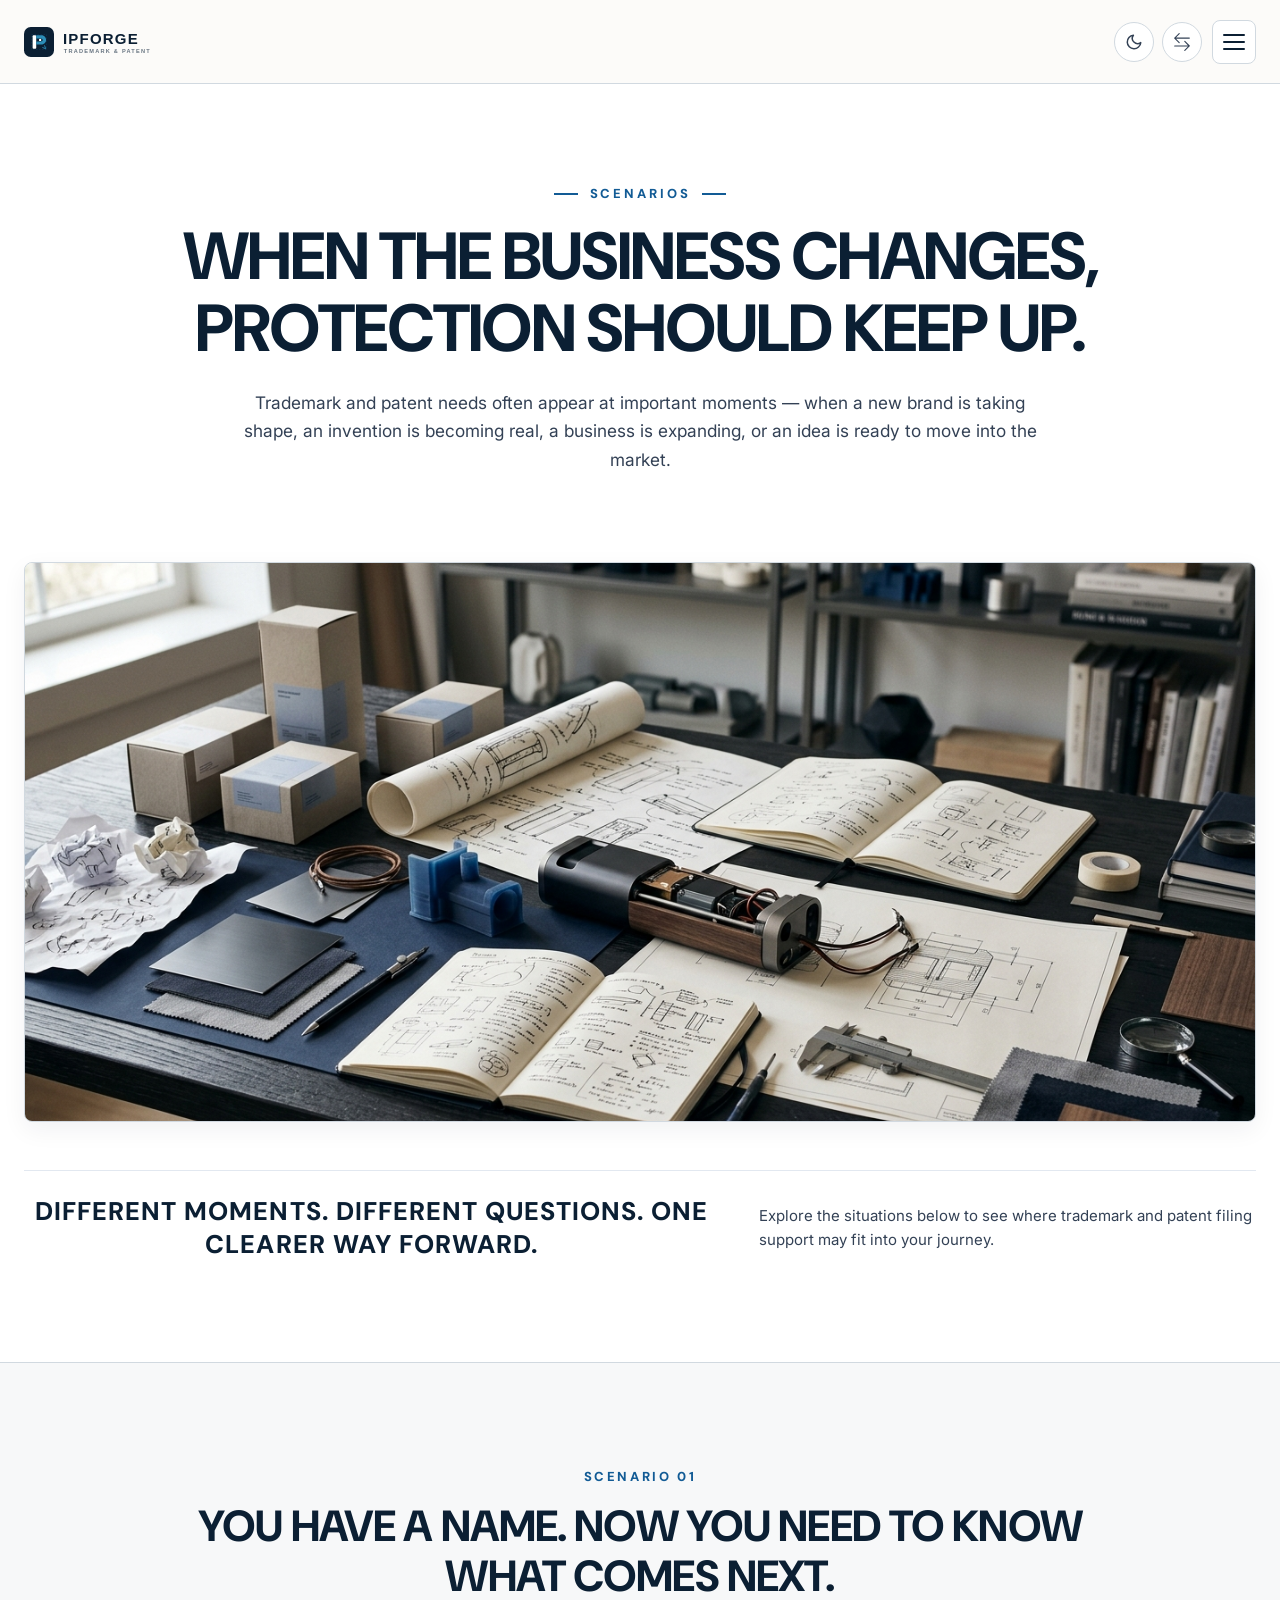
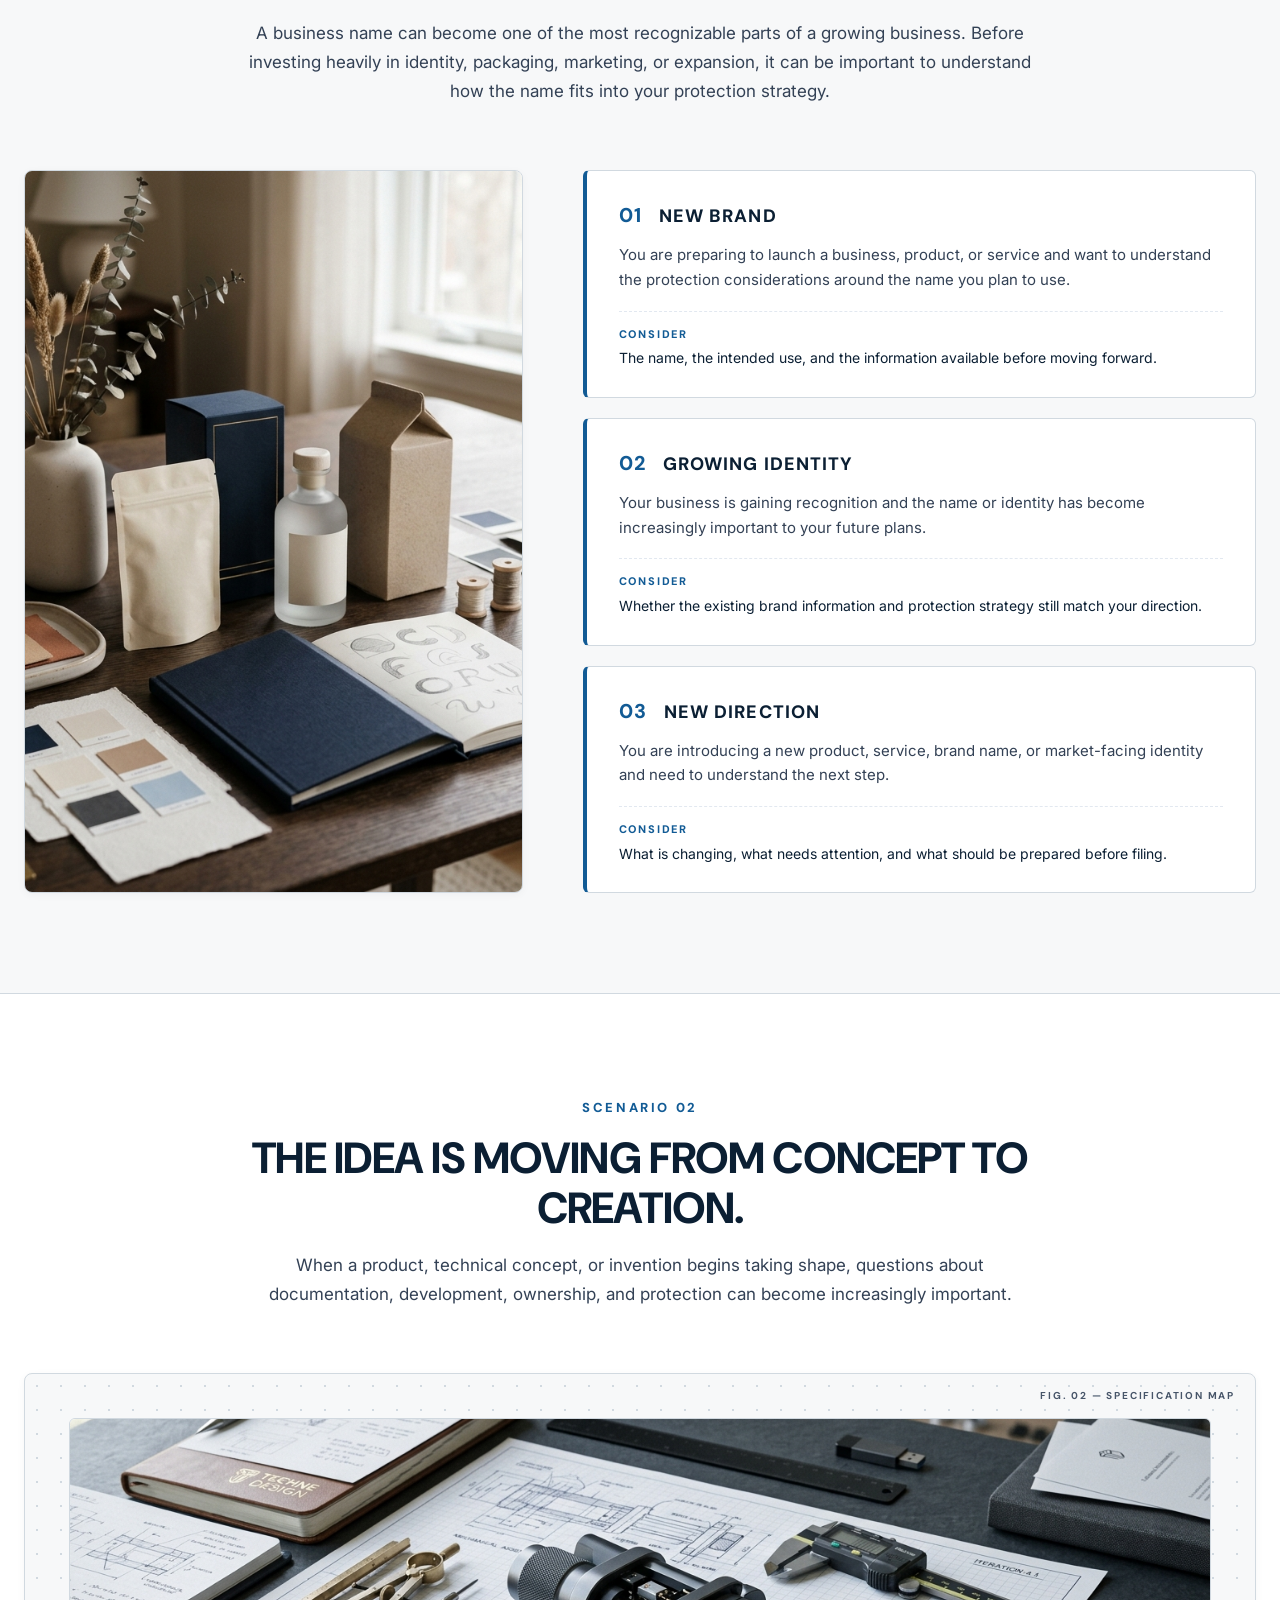
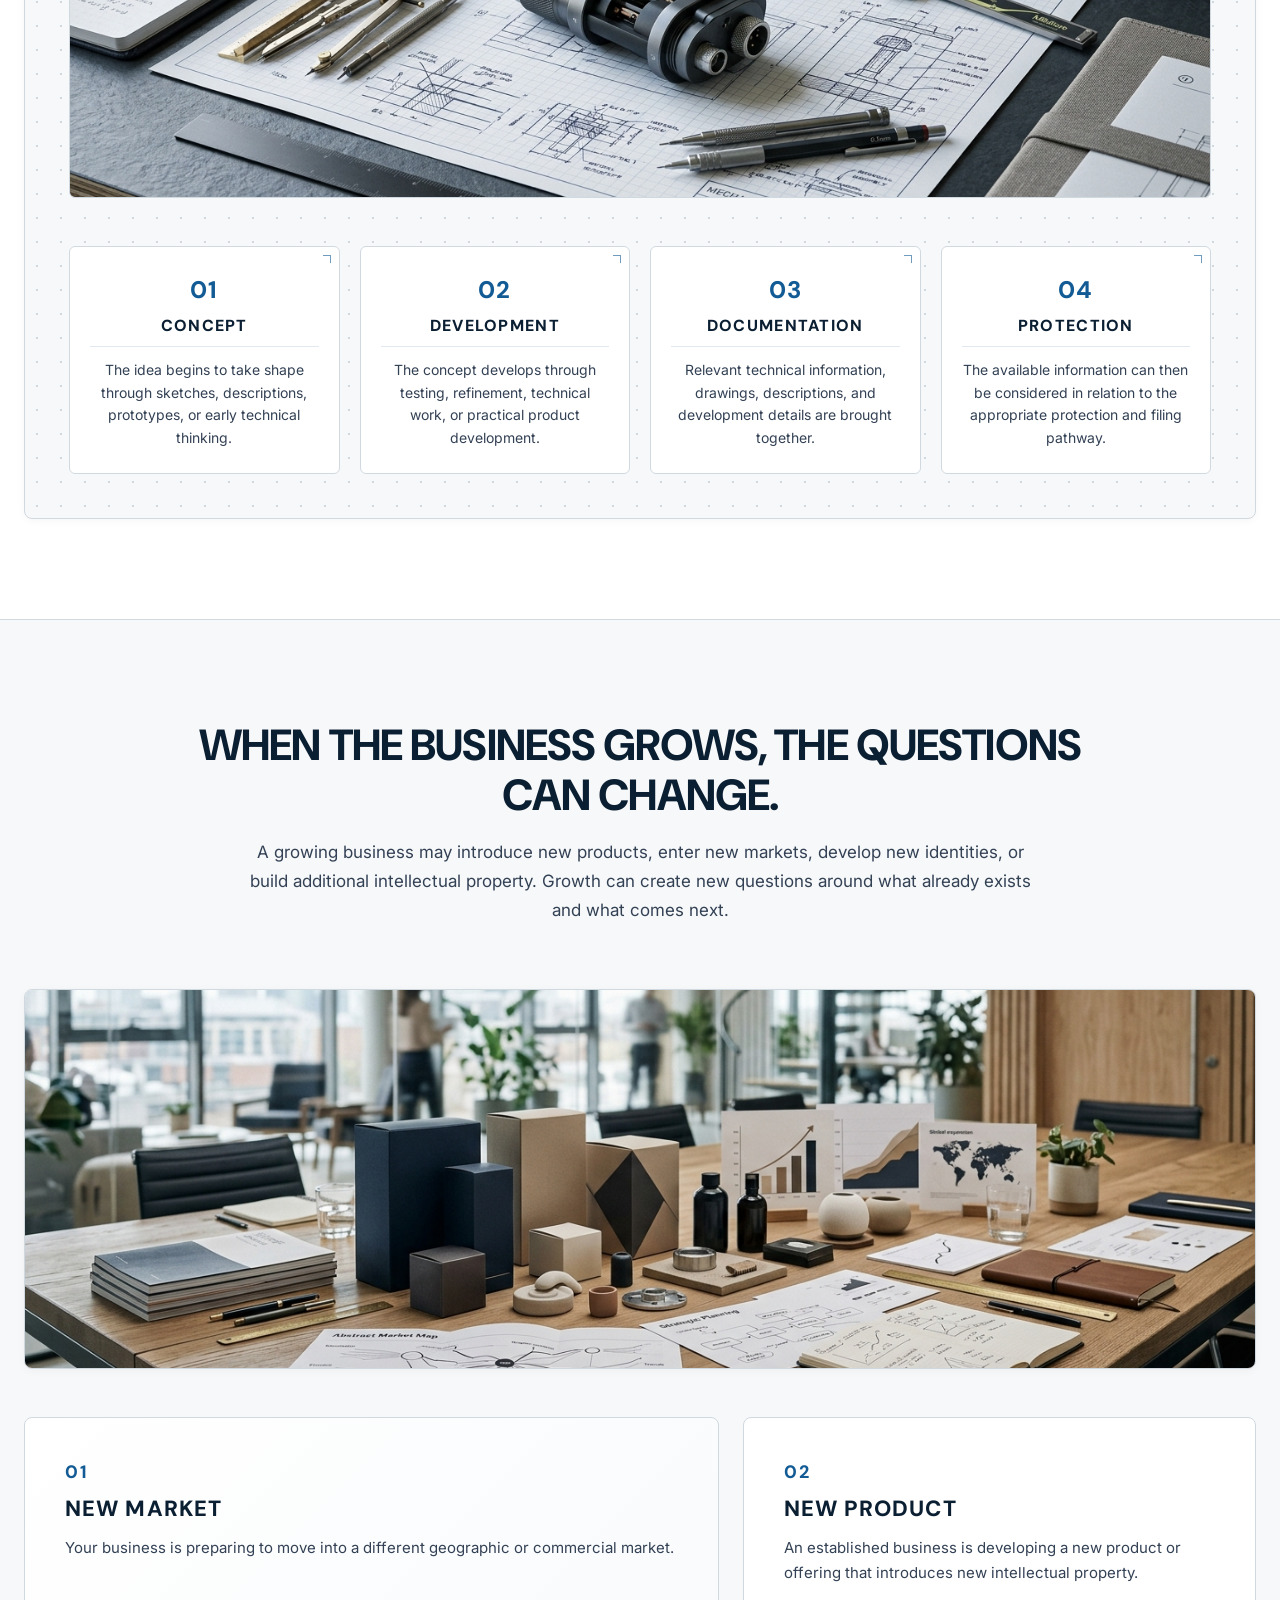
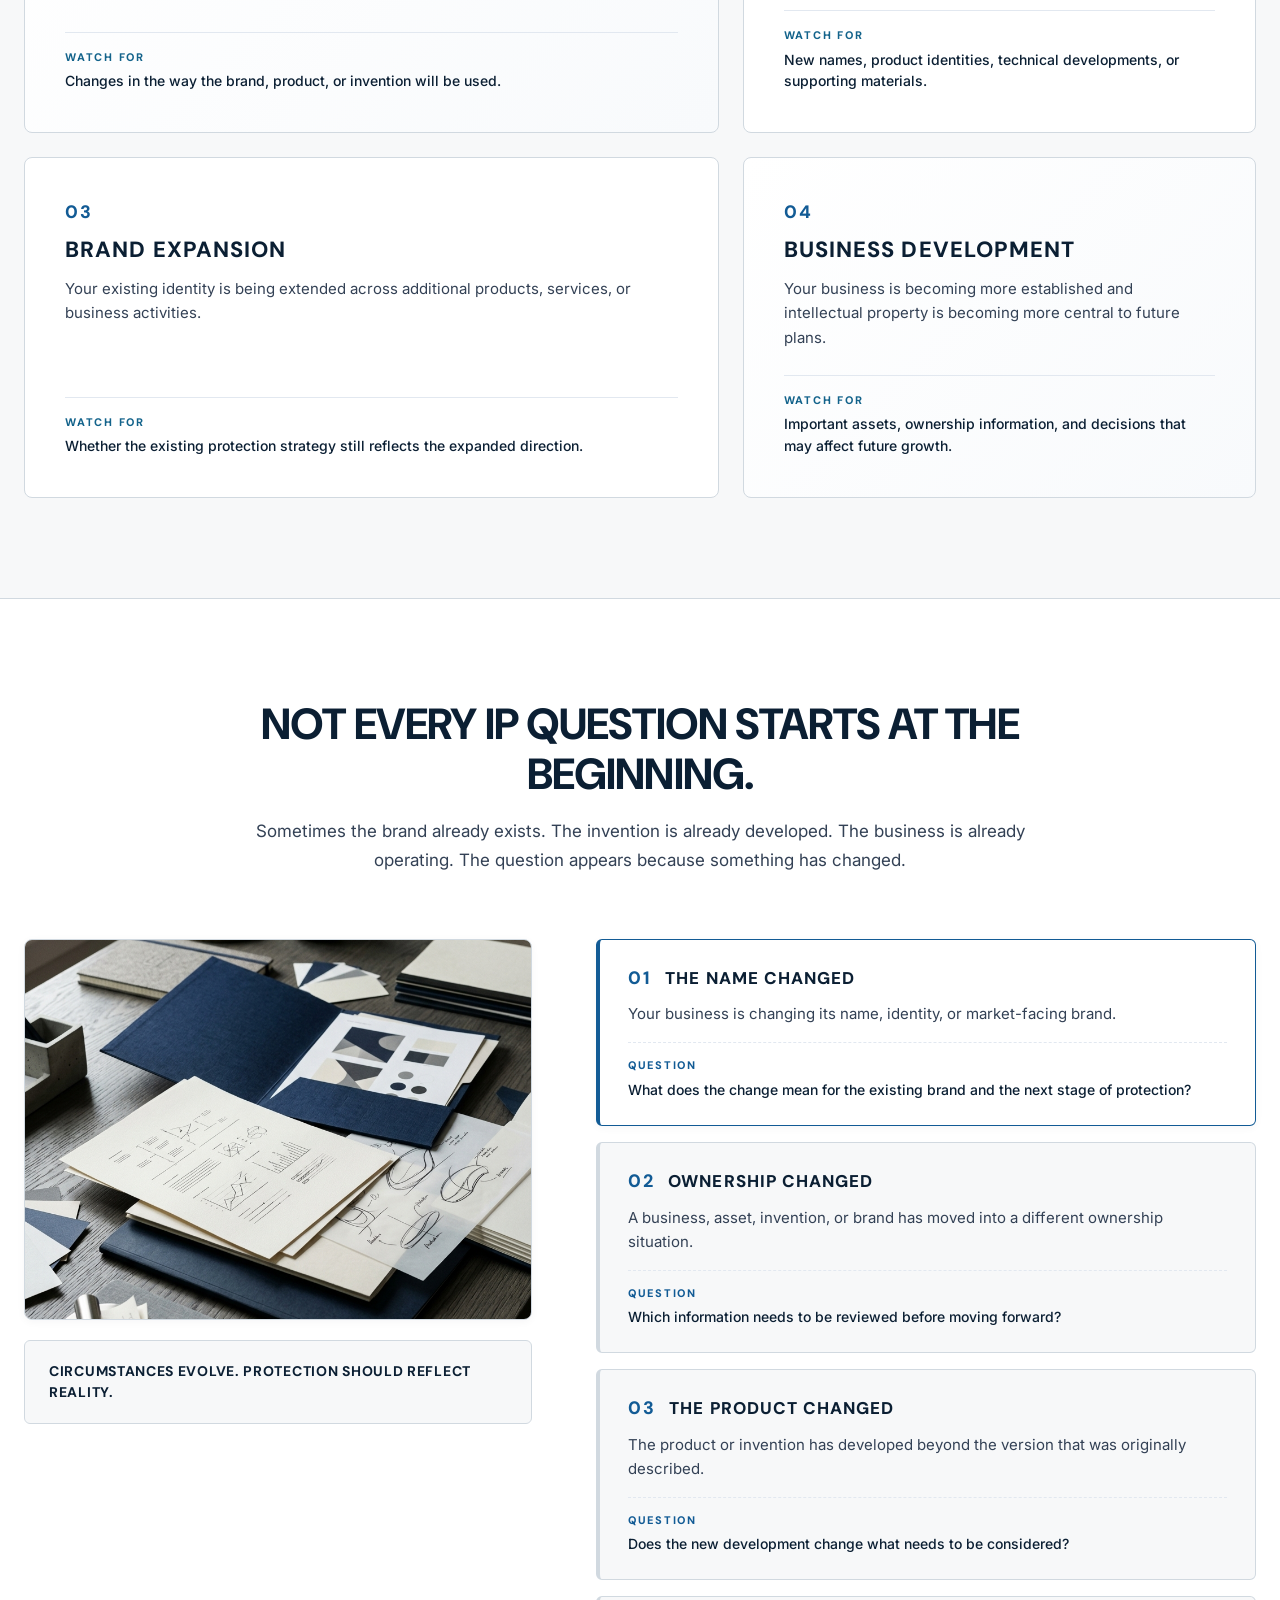
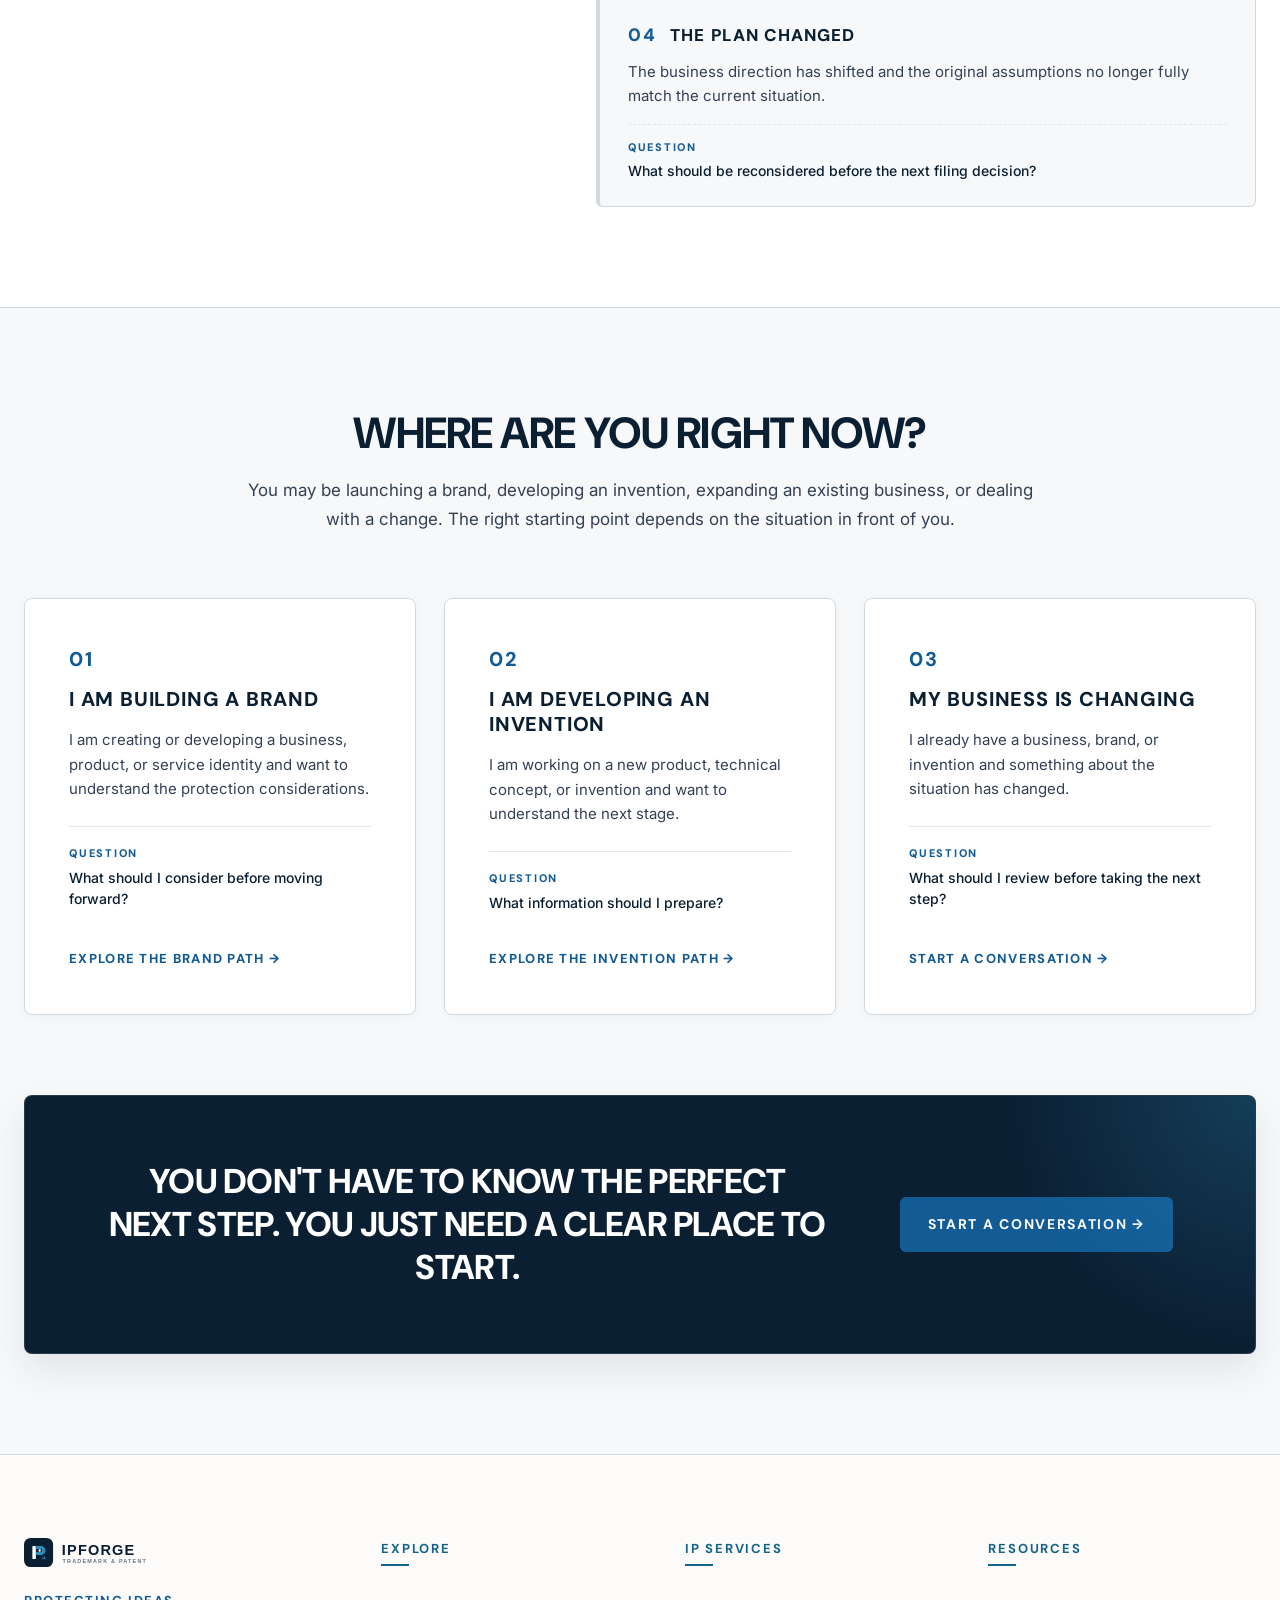
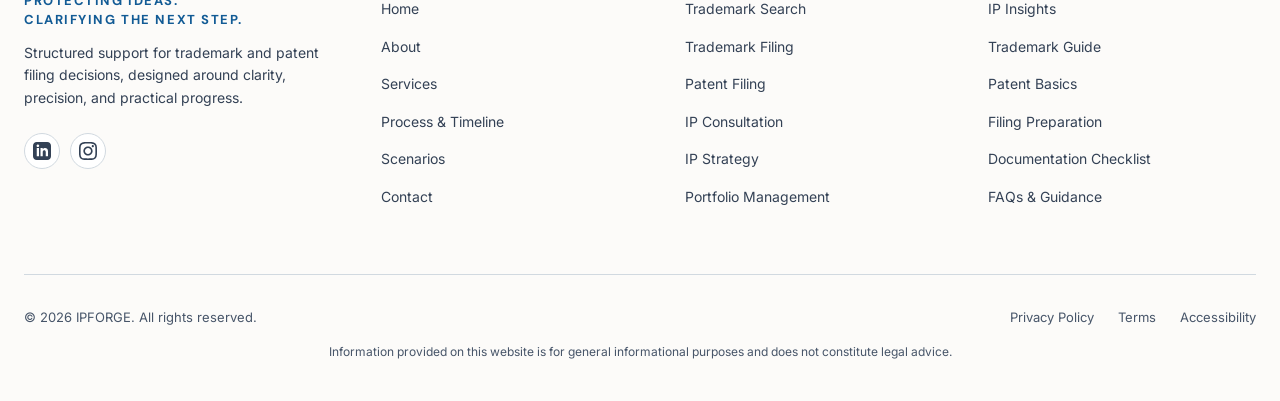
<file: scenarios.html>
<!DOCTYPE html>
<html dir="ltr" lang="en">
<head>
  <meta charset="UTF-8">
  <meta name="viewport" content="width=device-width, initial-scale=1.0">
  <title>Scenarios | Trademark &amp; Patent Filing Service | IPFORGE</title>
  <meta name="description" content="Explore common business and innovation scenarios where trademark and patent filing support may help you understand the next step.">

  <!-- Open Graph Metadata -->
  <meta property="og:title" content="Scenarios | Trademark &amp; Patent Filing Service | IPFORGE">
  <meta property="og:description" content="Explore common business and innovation scenarios where trademark and patent filing support may help you understand the next step.">
  <meta property="og:type" content="website">
  <meta property="og:image" content="assets/images/scenarios/scenarios-hero.jpg">

  <!-- Favicon -->
  <link rel="icon" type="image/svg+xml" href="assets/logo/favicon.svg">

  <!-- Core Stylesheets -->
  <link rel="stylesheet" href="css/style.css">
  <link rel="stylesheet" href="css/components.css">
  <link rel="stylesheet" href="css/responsive.css">
      <script>
    (function() {
      try {
        if (localStorage.getItem('ipforge_theme') === 'dark') {
          document.documentElement.classList.add('dark-theme');
          document.addEventListener('DOMContentLoaded', function() {
            var imgs = document.querySelectorAll('.header-logo img, .footer-brand img, .footer-logo, img.footer-logo');
            imgs.forEach(function(img) {
              if (!img.classList.contains('logo-light') && !img.classList.contains('logo-dark')) {
                img.src = 'assets/logo/logo-dark.svg';
              }
            });
          });
        }
        var savedDir = localStorage.getItem('siteDirection');
        if (savedDir === 'rtl' || savedDir === 'ltr') {
          document.documentElement.setAttribute('dir', savedDir);
        } else {
          document.documentElement.setAttribute('dir', 'ltr');
        }
      } catch (e) {}
    })();
  </script>
</head>
<body>

  <!-- ======================================================================
       HEADER
       Shared IPFORGE Global Header with Scenarios item active
       ====================================================================== -->
  <header class="site-header" id="top">
    <div class="container header-container">
      
      <!-- Header Left: Logo -->
      <a href="index.html" class="header-logo" aria-label="IPFORGE Homepage">
        <img src="assets/logo/logo.svg" alt="IPFORGE Trademark &amp; Patent Filing Service" width="165" height="36">
      </a>

      <!-- Header Center: Desktop Navigation -->
      <nav class="header-nav" aria-label="Primary Navigation">
        <div class="nav-item-dropdown">
          <button type="button" class="nav-link nav-dropdown-toggle" aria-expanded="false" aria-haspopup="true">
            <span>Home</span>
            <svg class="dropdown-chevron" width="10" height="6" viewBox="0 0 10 6" fill="none" xmlns="http://www.w3.org/2000/svg">
              <path d="M1 1L5 5L9 1" stroke="currentColor" stroke-width="1.5" stroke-linecap="round" stroke-linejoin="round"/>
            </svg>
          </button>
          <div class="nav-dropdown-menu" role="menu">
            <a href="index.html" class="nav-dropdown-item" role="menuitem">
              <span>Home 1</span>
            </a>
            <a href="home-2.html" class="nav-dropdown-item" role="menuitem">
              <span>Home 2</span>
            </a>
          </div>
        </div>
        <a href="about.html" class="nav-link">About</a>
        <a href="services.html" class="nav-link">Services</a>
        <a href="process.html" class="nav-link">Process</a>
        <a href="scenarios.html" class="nav-link active" aria-current="page">Scenarios</a>
        <a href="contact.html" class="nav-link">Contact</a>
      </nav>

      <!-- Header Right: Utility Controls & CTA -->
      <div class="header-actions">
        
        <div class="utility-controls">
                    <!-- Control 01: Theme Toggle (Light / Dark) -->
          <div style="position: relative;">
            <button type="button" class="utility-btn theme-toggle-btn" id="themeToggle" aria-label="Switch to dark theme" title="Switch to dark theme">
              <!-- Moon Icon for Light Theme (visible by default) -->
              <svg class="theme-icon theme-icon--moon" viewBox="0 0 24 24" fill="none" stroke="currentColor" stroke-width="2" stroke-linecap="round" stroke-linejoin="round" width="18" height="18" aria-hidden="true">
                <path d="M21 12.79A9 9 0 1 1 11.21 3 7 7 0 0 0 21 12.79z"></path>
              </svg>
              <!-- Sun Icon for Dark Theme (visible in dark theme) -->
              <svg class="theme-icon theme-icon--sun" viewBox="0 0 24 24" fill="none" stroke="currentColor" stroke-width="2" stroke-linecap="round" stroke-linejoin="round" width="18" height="18" aria-hidden="true">
                <circle cx="12" cy="12" r="5"></circle>
                <line x1="12" y1="1" x2="12" y2="3"></line>
                <line x1="12" y1="21" x2="12" y2="23"></line>
                <line x1="4.22" y1="4.22" x2="5.64" y2="5.64"></line>
                <line x1="18.36" y1="18.36" x2="19.78" y2="19.78"></line>
                <line x1="1" y1="12" x2="3" y2="12"></line>
                <line x1="21" y1="12" x2="23" y2="12"></line>
                <line x1="4.22" y1="19.78" x2="5.64" y2="18.36"></line>
                <line x1="18.36" y1="5.64" x2="19.78" y2="4.22"></line>
              </svg>
            </button>
          </div>

                    <!-- Control 02: LTR / RTL Direction Toggle -->
          <div style="position: relative;">
            <button type="button" class="utility-btn direction-toggle" id="directionToggle" aria-label="Switch to right-to-left layout" aria-pressed="false" title="Switch to right-to-left layout">
              <svg class="direction-icon" width="18" height="18" viewBox="0 0 16 16" fill="currentColor" aria-hidden="true">
                <path fill-rule="evenodd" d="M1 11.5a.5.5 0 0 0 .5.5h11.793l-3.147 3.146a.5.5 0 0 0 .708.708l4-4a.5.5 0 0 0 0-.708l-4-4a.5.5 0 0 0-.708.708L13.293 11H1.5a.5.5 0 0 0-.5.5zm14-7a.5.5 0 0 1-.5.5H2.707l3.147 3.146a.5.5 0 1 1-.708.708l-4-4a.5.5 0 0 1 0-.708l4-4a.5.5 0 1 1 .708.708L2.707 4H14.5a.5.5 0 0 1 .5.5z"/>
              </svg>
            </button>
          </div>
        </div>

        <!-- Consultation Header CTA -->
        <a href="contact.html#contact-form-section" class="btn btn-primary"><span>BOOK A CONSULTATION</span></a>

        <!-- Mobile Menu Toggle Button -->
        <button type="button" class="mobile-menu-toggle" aria-label="Open mobile navigation menu" aria-expanded="false" aria-controls="mobileDrawer">
          <span class="hamburger-icon">
            <span class="hamburger-line"></span>
            <span class="hamburger-line"></span>
            <span class="hamburger-line"></span>
          </span>
        </button>

      </div>
    </div>
  </header>

  <!-- Mobile Navigation Drawer -->
  <div class="mobile-drawer" id="mobileDrawer" role="dialog" aria-label="Mobile Navigation">
    <ul class="mobile-nav-list">
      <li class="mobile-dropdown-item">
        <div class="mobile-dropdown-header">
          <span class="mobile-nav-link">Home</span>
          <button type="button" class="mobile-submenu-toggle" aria-label="Toggle Home Submenu" aria-expanded="false">
            <svg width="12" height="8" viewBox="0 0 12 8" fill="none">
              <path d="M1 1.5L6 6.5L11 1.5" stroke="currentColor" stroke-width="2" stroke-linecap="round" stroke-linejoin="round"/>
            </svg>
          </button>
        </div>
        <ul class="mobile-subnav-list">
          <li><a href="index.html" class="mobile-subnav-link">Home 1</a></li>
          <li><a href="home-2.html" class="mobile-subnav-link">Home 2</a></li>
        </ul>
      </li>
      <li><a href="about.html" class="mobile-nav-link">About</a></li>
      <li><a href="services.html" class="mobile-nav-link">Services</a></li>
      <li><a href="process.html" class="mobile-nav-link">Process</a></li>
      <li><a href="scenarios.html" class="mobile-nav-link active" aria-current="page">Scenarios</a></li>
      <li><a href="contact.html" class="mobile-nav-link">Contact</a></li>
    </ul>
    <!-- Mobile Drawer Actions (Matching Image 3) -->
    <div class="mobile-drawer-footer">
      <button type="button" class="mobile-drawer-action-btn theme-toggle-btn mobile-theme-btn" aria-label="Switch to dark theme" title="Switch to dark theme">
        <span class="mobile-theme-label">DARK MODE</span>
        <span class="mobile-drawer-btn-icon">
          <svg class="theme-icon theme-icon--moon" viewBox="0 0 24 24" fill="none" stroke="currentColor" stroke-width="2" stroke-linecap="round" stroke-linejoin="round" width="18" height="18" aria-hidden="true">
            <path d="M21 12.79A9 9 0 1 1 11.21 3 7 7 0 0 0 21 12.79z"></path>
          </svg>
          <svg class="theme-icon theme-icon--sun" viewBox="0 0 24 24" fill="none" stroke="currentColor" stroke-width="2" stroke-linecap="round" stroke-linejoin="round" width="18" height="18" aria-hidden="true">
            <circle cx="12" cy="12" r="5"></circle>
            <line x1="12" y1="1" x2="12" y2="3"></line>
            <line x1="12" y1="21" x2="12" y2="23"></line>
            <line x1="4.22" y1="4.22" x2="5.64" y2="5.64"></line>
            <line x1="18.36" y1="18.36" x2="19.78" y2="19.78"></line>
            <line x1="1" y1="12" x2="3" y2="12"></line>
            <line x1="21" y1="12" x2="23" y2="12"></line>
            <line x1="4.22" y1="19.78" x2="5.64" y2="18.36"></line>
            <line x1="18.36" y1="5.64" x2="19.78" y2="4.22"></line>
          </svg>
        </span>
      </button>

      <button type="button" class="mobile-drawer-action-btn direction-toggle mobile-dir-btn" aria-label="Switch to right-to-left layout" aria-pressed="false" title="Switch to right-to-left layout">
        <span class="mobile-dir-label">RTL VIEW</span>
        <span class="mobile-drawer-btn-icon">
          <svg class="direction-icon" width="18" height="18" viewBox="0 0 16 16" fill="currentColor" aria-hidden="true">
            <path fill-rule="evenodd" d="M1 11.5a.5.5 0 0 0 .5.5h11.793l-3.147 3.146a.5.5 0 0 0 .708.708l4-4a.5.5 0 0 0 0-.708l-4-4a.5.5 0 0 0-.708.708L13.293 11H1.5a.5.5 0 0 0-.5.5zm14-7a.5.5 0 0 1-.5.5H2.707l3.147 3.146a.5.5 0 1 1-.708.708l-4-4a.5.5 0 0 1 0-.708l4-4a.5.5 0 1 1 .708.708L2.707 4H14.5a.5.5 0 0 1 .5.5z"/>
          </svg>
        </span>
      </button>

      <a href="contact.html#contact-form-section" class="btn btn-primary mobile-drawer-cta">
        <span>BOOK A CONSULTATION</span>
      </a>
    </div>
  </div>

  <!-- Main Content Wrapper containing EXACTLY 6 BODY SECTIONS -->
  <main id="main-content">

    <!-- ======================================================================
         SECTION 01 OF 06 — SCENARIOS INTRODUCTION
         Large editorial opening with an immersive image and oversized typography
         ====================================================================== -->
    <section class="scenarios-hero-section" id="scenarios-hero" aria-labelledby="hero-heading">
      <div class="container">
        <header class="scenarios-hero-header">
          <span class="scenarios-hero-eyebrow">SCENARIOS</span>
          <h1 class="scenarios-hero-title" id="hero-heading">WHEN THE BUSINESS CHANGES, PROTECTION SHOULD KEEP UP.</h1>
          <p class="scenarios-hero-lead">Trademark and patent needs often appear at important moments — when a new brand is taking shape, an invention is becoming real, a business is expanding, or an idea is ready to move into the market.</p>
        </header>

        <!-- Full-width Editorial Visual -->
        <div class="scenarios-hero-banner-wrapper">
          <img src="assets/images/scenarios/scenarios-hero.jpg" alt="Ideas becoming real products - creative and innovation workspace with product sketches, prototypes, and precision tools" class="scenarios-hero-banner-img" width="1600" height="900" loading="eager">
        </div>

        <!-- Secondary Editorial Statement -->
        <div class="scenarios-hero-sub-statement-row">
          <h2 class="scenarios-hero-sub-title">DIFFERENT MOMENTS. DIFFERENT QUESTIONS. ONE CLEARER WAY FORWARD.</h2>
          <p class="scenarios-hero-sub-note">Explore the situations below to see where trademark and patent filing support may fit into your journey.</p>
        </div>
      </div>
    </section>

    <!-- ======================================================================
         SECTION 02 OF 06 — STARTING WITH A BRAND
         Brand development scenario with exactly 3 editorial blocks & balanced layout
         ====================================================================== -->
    <section class="brand-scenario-section" id="brand-scenario" aria-labelledby="brand-heading">
      <div class="container">
        
        <header class="scenario-header-block">
          <span class="scenario-label-tag">SCENARIO 01</span>
          <h2 class="scenario-section-heading" id="brand-heading">YOU HAVE A NAME. NOW YOU NEED TO KNOW WHAT COMES NEXT.</h2>
          <p class="scenario-section-intro">A business name can become one of the most recognizable parts of a growing business. Before investing heavily in identity, packaging, marketing, or expansion, it can be important to understand how the name fits into your protection strategy.</p>
        </header>

        <div class="brand-scenario-layout">
          <!-- Brand Workspace Editorial Visual -->
          <div class="brand-media-frame">
            <img src="assets/images/scenarios/brand-scenario.jpg" alt="New brand identity development workspace with elegant packaging mockups, typography sketches, and color swatches" class="brand-media-img" width="800" height="600" loading="lazy">
          </div>

          <!-- Exactly 3 Balanced Editorial Panels -->
          <div class="brand-panels-stack">
            
            <!-- Block 01 -->
            <article class="brand-editorial-panel">
              <div class="brand-panel-top">
                <span class="brand-panel-num">01</span>
                <h3 class="brand-panel-title">NEW BRAND</h3>
              </div>
              <p class="brand-panel-desc">You are preparing to launch a business, product, or service and want to understand the protection considerations around the name you plan to use.</p>
              <div class="brand-panel-consider">
                <span class="brand-consider-label">CONSIDER</span>
                <p class="brand-consider-text">The name, the intended use, and the information available before moving forward.</p>
              </div>
            </article>

            <!-- Block 02 -->
            <article class="brand-editorial-panel">
              <div class="brand-panel-top">
                <span class="brand-panel-num">02</span>
                <h3 class="brand-panel-title">GROWING IDENTITY</h3>
              </div>
              <p class="brand-panel-desc">Your business is gaining recognition and the name or identity has become increasingly important to your future plans.</p>
              <div class="brand-panel-consider">
                <span class="brand-consider-label">CONSIDER</span>
                <p class="brand-consider-text">Whether the existing brand information and protection strategy still match your direction.</p>
              </div>
            </article>

            <!-- Block 03 -->
            <article class="brand-editorial-panel">
              <div class="brand-panel-top">
                <span class="brand-panel-num">03</span>
                <h3 class="brand-panel-title">NEW DIRECTION</h3>
              </div>
              <p class="brand-panel-desc">You are introducing a new product, service, brand name, or market-facing identity and need to understand the next step.</p>
              <div class="brand-panel-consider">
                <span class="brand-consider-label">CONSIDER</span>
                <p class="brand-consider-text">What is changing, what needs attention, and what should be prepared before filing.</p>
              </div>
            </article>

          </div>
        </div>

      </div>
    </section>

    <!-- ======================================================================
         SECTION 03 OF 06 — BUILDING SOMETHING NEW
         Technical editorial composition with 4 stages of invention development
         ====================================================================== -->
    <section class="invention-scenario-section" id="invention-scenario" aria-labelledby="invention-heading">
      <div class="container">
        
        <header class="scenario-header-block">
          <span class="scenario-label-tag">SCENARIO 02</span>
          <h2 class="scenario-section-heading" id="invention-heading">THE IDEA IS MOVING FROM CONCEPT TO CREATION.</h2>
          <p class="scenario-section-intro">When a product, technical concept, or invention begins taking shape, questions about documentation, development, ownership, and protection can become increasingly important.</p>
        </header>

        <!-- Technical Specification Board -->
        <div class="technical-editorial-board">
          
          <!-- Technical Drawing / Product Development Visual -->
          <div class="technical-media-strip">
            <img src="assets/images/scenarios/invention-scenario.jpg" alt="Innovative product development workspace with technical drawings, engineering sketches, and precision measuring tools" class="technical-media-img" width="1400" height="600" loading="lazy">
          </div>

          <!-- Exactly 4 Technical Stages -->
          <div class="technical-stages-grid">
            
            <!-- Stage 01 -->
            <div class="technical-stage-item">
              <span class="technical-stage-corner-mark" aria-hidden="true"></span>
              <span class="technical-stage-num">01</span>
              <h3 class="technical-stage-title">CONCEPT</h3>
              <p class="technical-stage-desc">The idea begins to take shape through sketches, descriptions, prototypes, or early technical thinking.</p>
            </div>

            <!-- Stage 02 -->
            <div class="technical-stage-item">
              <span class="technical-stage-corner-mark" aria-hidden="true"></span>
              <span class="technical-stage-num">02</span>
              <h3 class="technical-stage-title">DEVELOPMENT</h3>
              <p class="technical-stage-desc">The concept develops through testing, refinement, technical work, or practical product development.</p>
            </div>

            <!-- Stage 03 -->
            <div class="technical-stage-item">
              <span class="technical-stage-corner-mark" aria-hidden="true"></span>
              <span class="technical-stage-num">03</span>
              <h3 class="technical-stage-title">DOCUMENTATION</h3>
              <p class="technical-stage-desc">Relevant technical information, drawings, descriptions, and development details are brought together.</p>
            </div>

            <!-- Stage 04 -->
            <div class="technical-stage-item">
              <span class="technical-stage-corner-mark" aria-hidden="true"></span>
              <span class="technical-stage-num">04</span>
              <h3 class="technical-stage-title">PROTECTION</h3>
              <p class="technical-stage-desc">The available information can then be considered in relation to the appropriate protection and filing pathway.</p>
            </div>

          </div>

        </div>

      </div>
    </section>

    <!-- ======================================================================
         SECTION 04 OF 06 — GROWING AND EXPANDING
         Asymmetric 2x2 layout with exactly 4 business expansion scenarios
         ====================================================================== -->
    <section class="growth-scenario-section" id="growth-scenario" aria-labelledby="growth-heading">
      <div class="container">
        
        <header class="scenario-header-block">
          <h2 class="scenario-section-heading" id="growth-heading">WHEN THE BUSINESS GROWS, THE QUESTIONS CAN CHANGE.</h2>
          <p class="scenario-section-intro">A growing business may introduce new products, enter new markets, develop new identities, or build additional intellectual property. Growth can create new questions around what already exists and what comes next.</p>
        </header>

        <div class="growth-editorial-container">
          <!-- Expanding Business Visual -->
          <div class="growth-media-banner">
            <img src="assets/images/scenarios/growth-scenario.jpg" alt="Expanding business workspace with strategic planning documents, market maps, and packaging concepts" class="growth-media-img" width="1400" height="600" loading="lazy">
          </div>

          <!-- Large Asymmetric 2x2 Editorial Layout -->
          <div class="growth-asymmetric-grid">
            
            <!-- Scenario 01 -->
            <article class="growth-card variant-wide">
              <span class="growth-card-num">01</span>
              <h3 class="growth-card-title">NEW MARKET</h3>
              <p class="growth-card-desc">Your business is preparing to move into a different geographic or commercial market.</p>
              <div class="growth-card-watch">
                <span class="growth-watch-label">WATCH FOR</span>
                <p class="growth-watch-text">Changes in the way the brand, product, or invention will be used.</p>
              </div>
            </article>

            <!-- Scenario 02 -->
            <article class="growth-card">
              <span class="growth-card-num">02</span>
              <h3 class="growth-card-title">NEW PRODUCT</h3>
              <p class="growth-card-desc">An established business is developing a new product or offering that introduces new intellectual property.</p>
              <div class="growth-card-watch">
                <span class="growth-watch-label">WATCH FOR</span>
                <p class="growth-watch-text">New names, product identities, technical developments, or supporting materials.</p>
              </div>
            </article>

            <!-- Scenario 03 -->
            <article class="growth-card">
              <span class="growth-card-num">03</span>
              <h3 class="growth-card-title">BRAND EXPANSION</h3>
              <p class="growth-card-desc">Your existing identity is being extended across additional products, services, or business activities.</p>
              <div class="growth-card-watch">
                <span class="growth-watch-label">WATCH FOR</span>
                <p class="growth-watch-text">Whether the existing protection strategy still reflects the expanded direction.</p>
              </div>
            </article>

            <!-- Scenario 04 -->
            <article class="growth-card variant-wide">
              <span class="growth-card-num">04</span>
              <h3 class="growth-card-title">BUSINESS DEVELOPMENT</h3>
              <p class="growth-card-desc">Your business is becoming more established and intellectual property is becoming more central to future plans.</p>
              <div class="growth-card-watch">
                <span class="growth-watch-label">WATCH FOR</span>
                <p class="growth-watch-text">Important assets, ownership information, and decisions that may affect future growth.</p>
              </div>
            </article>

          </div>
        </div>

      </div>
    </section>

    <!-- ======================================================================
         SECTION 05 OF 06 — WHEN THE SITUATION CHANGES
         Diagnostic selector with 4 scenarios for evolving business circumstances
         ====================================================================== -->
    <section class="change-scenario-section" id="change-scenario" aria-labelledby="change-heading">
      <div class="container">
        
        <header class="scenario-header-block">
          <h2 class="scenario-section-heading" id="change-heading">NOT EVERY IP QUESTION STARTS AT THE BEGINNING.</h2>
          <p class="scenario-section-intro">Sometimes the brand already exists. The invention is already developed. The business is already operating. The question appears because something has changed.</p>
        </header>

        <div class="change-scenario-wrapper">
          
          <!-- Change & Transition Visual Sidebar -->
          <div class="change-media-sidebar">
            <div class="change-media-frame">
              <img src="assets/images/scenarios/change-scenario.jpg" alt="Transition and change still-life with layered documents, project sheets, and folders in an editorial setting" class="change-media-img" width="600" height="800" loading="lazy">
            </div>
            <div class="change-sidebar-quote">
              <span>CIRCUMSTANCES EVOLVE. PROTECTION SHOULD REFLECT REALITY.</span>
            </div>
          </div>

          <!-- Accessible Diagnostic Scenario Selector List -->
          <div class="change-selector-list" role="tablist" aria-label="Evolving IP scenarios">
            
            <!-- Item 01 -->
            <div class="change-selector-card active" role="tab" tabindex="0" aria-selected="true" aria-controls="panel-01" id="tab-01">
              <div class="change-card-header">
                <span class="change-card-num">01</span>
                <h3 class="change-card-title">THE NAME CHANGED</h3>
              </div>
              <p class="change-card-desc">Your business is changing its name, identity, or market-facing brand.</p>
              <div class="change-card-question-box">
                <span class="change-question-label">QUESTION</span>
                <p class="change-question-text">What does the change mean for the existing brand and the next stage of protection?</p>
              </div>
            </div>

            <!-- Item 02 -->
            <div class="change-selector-card" role="tab" tabindex="0" aria-selected="false" aria-controls="panel-02" id="tab-02">
              <div class="change-card-header">
                <span class="change-card-num">02</span>
                <h3 class="change-card-title">OWNERSHIP CHANGED</h3>
              </div>
              <p class="change-card-desc">A business, asset, invention, or brand has moved into a different ownership situation.</p>
              <div class="change-card-question-box">
                <span class="change-question-label">QUESTION</span>
                <p class="change-question-text">Which information needs to be reviewed before moving forward?</p>
              </div>
            </div>

            <!-- Item 03 -->
            <div class="change-selector-card" role="tab" tabindex="0" aria-selected="false" aria-controls="panel-03" id="tab-03">
              <div class="change-card-header">
                <span class="change-card-num">03</span>
                <h3 class="change-card-title">THE PRODUCT CHANGED</h3>
              </div>
              <p class="change-card-desc">The product or invention has developed beyond the version that was originally described.</p>
              <div class="change-card-question-box">
                <span class="change-question-label">QUESTION</span>
                <p class="change-question-text">Does the new development change what needs to be considered?</p>
              </div>
            </div>

            <!-- Item 04 -->
            <div class="change-selector-card" role="tab" tabindex="0" aria-selected="false" aria-controls="panel-04" id="tab-04">
              <div class="change-card-header">
                <span class="change-card-num">04</span>
                <h3 class="change-card-title">THE PLAN CHANGED</h3>
              </div>
              <p class="change-card-desc">The business direction has shifted and the original assumptions no longer fully match the current situation.</p>
              <div class="change-card-question-box">
                <span class="change-question-label">QUESTION</span>
                <p class="change-question-text">What should be reconsidered before the next filing decision?</p>
              </div>
            </div>

          </div>

        </div>

      </div>
    </section>

    <!-- ======================================================================
         SECTION 06 OF 06 — FIND YOUR NEXT STEP
         Exactly 3 scenario choices + integrated final statement & CTA
         (No separate Section 07)
         ====================================================================== -->
    <section class="next-steps-section" id="next-steps" aria-labelledby="next-steps-heading">
      <div class="container">
        
        <header class="next-steps-header">
          <h2 class="scenario-section-heading" id="next-steps-heading">WHERE ARE YOU RIGHT NOW?</h2>
          <p class="scenario-section-intro">You may be launching a brand, developing an invention, expanding an existing business, or dealing with a change. The right starting point depends on the situation in front of you.</p>
        </header>

        <!-- Exactly 3 Scenario Choices with Strict Structural Balance -->
        <div class="next-steps-choices-grid">
          
          <!-- Choice 01 -->
          <article class="scenario-choice-card">
            <span class="scenario-choice-num">01</span>
            <h3 class="scenario-choice-title">I AM BUILDING A BRAND</h3>
            <p class="scenario-choice-desc">I am creating or developing a business, product, or service identity and want to understand the protection considerations.</p>
            <div class="scenario-choice-question-box">
              <span class="scenario-choice-q-label">QUESTION</span>
              <p class="scenario-choice-q-text">What should I consider before moving forward?</p>
            </div>
            <a href="services.html#trademark-filing" class="scenario-choice-cta-link" data-open-modal="consultation" data-service="Trademark Filing">EXPLORE THE BRAND PATH →</a>
          </article>

          <!-- Choice 02 -->
          <article class="scenario-choice-card">
            <span class="scenario-choice-num">02</span>
            <h3 class="scenario-choice-title">I AM DEVELOPING AN INVENTION</h3>
            <p class="scenario-choice-desc">I am working on a new product, technical concept, or invention and want to understand the next stage.</p>
            <div class="scenario-choice-question-box">
              <span class="scenario-choice-q-label">QUESTION</span>
              <p class="scenario-choice-q-text">What information should I prepare?</p>
            </div>
            <a href="services.html#patent-filing" class="scenario-choice-cta-link" data-open-modal="consultation" data-service="Patent Filing">EXPLORE THE INVENTION PATH →</a>
          </article>

          <!-- Choice 03 -->
          <article class="scenario-choice-card">
            <span class="scenario-choice-num">03</span>
            <h3 class="scenario-choice-title">MY BUSINESS IS CHANGING</h3>
            <p class="scenario-choice-desc">I already have a business, brand, or invention and something about the situation has changed.</p>
            <div class="scenario-choice-question-box">
              <span class="scenario-choice-q-label">QUESTION</span>
              <p class="scenario-choice-q-text">What should I review before taking the next step?</p>
            </div>
            <a href="contact.html" class="scenario-choice-cta-link" data-service="IP Strategy &amp; Consultation">START A CONVERSATION →</a>
          </article>

        </div>

        <!-- Integrated Final Statement and CTA (Inside Section 06) -->
        <div class="scenarios-final-statement-banner">
          <h3 class="scenarios-final-statement-text">YOU DON'T HAVE TO KNOW THE PERFECT NEXT STEP. YOU JUST NEED A CLEAR PLACE TO START.</h3>
          <a href="contact.html" class="scenarios-final-statement-btn">START A CONVERSATION →</a>
        </div>

      </div>
    </section>

  </main>

  <!-- ======================================================================
       FOOTER
       Shared Global Footer exactly matching index.html
       ====================================================================== -->
  <footer class="site-footer" role="contentinfo">
    <div class="container">
      
      <!-- Top 4 Columns -->
      <div class="footer-top">
        
        <!-- Col 01: Brand Identity -->
        <div class="footer-brand">
          <a href="index.html" class="footer-logo" aria-label="IPFORGE Home">
            <img src="assets/logo/logo.svg" alt="IPFORGE Logo" width="160" height="35">
          </a>
          <p class="footer-tagline">
            PROTECTING IDEAS.<br>
            CLARIFYING THE NEXT STEP.
          </p>
          <p class="footer-desc">
            Structured support for trademark and patent filing decisions, designed around clarity, precision, and practical progress.
          </p>
          <div class="footer-social-row">
            <a href="https://linkedin.com" target="_blank" rel="noopener noreferrer" class="social-btn" aria-label="LinkedIn Profile">
              <svg viewBox="0 0 24 24">
                <path d="M19 0h-14c-2.761 0-5 2.239-5 5v14c0 2.761 2.239 5 5 5h14c2.762 0 5-2.239 5-5v-14c0-2.761-2.238-5-5-5zm-11 19h-3v-11h3v11zm-1.5-12.268c-.966 0-1.75-.79-1.75-1.764s.784-1.764 1.75-1.764 1.75.79 1.75 1.764-.783 1.764-1.75 1.764zm13.5 12.268h-3v-5.604c0-3.368-4-3.113-4 0v5.604h-3v-11h3v1.765c1.396-2.586 7-2.777 7 2.476v6.759z"/>
              </svg>
            </a>
            <a href="https://instagram.com" target="_blank" rel="noopener noreferrer" class="social-btn" aria-label="Instagram Profile">
              <svg viewBox="0 0 24 24">
                <path d="M12 2.163c3.204 0 3.584.012 4.85.07 3.252.148 4.771 1.691 4.919 4.919.058 1.265.069 1.645.069 4.849 0 3.205-.012 3.584-.069 4.849-.149 3.225-1.664 4.771-4.919 4.919-1.266.058-1.644.07-4.85.07-3.204 0-3.584-.012-4.849-.07-3.26-.149-4.771-1.699-4.919-4.92-.058-1.265-.07-1.644-.07-4.849 0-3.204.013-3.583.07-4.849.149-3.227 1.664-4.771 4.919-4.919 1.266-.057 1.645-.069 4.849-.069zm0-2.163c-3.259 0-3.667.014-4.947.072-4.358.2-6.78 2.618-6.98 6.98-.059 1.281-.073 1.689-.073 4.948 0 3.259.014 3.668.072 4.948.2 4.358 2.618 6.78 6.98 6.98 1.281.058 1.689.072 4.948.072 3.259 0 3.668-.014 4.948-.072 4.354-.2 6.782-2.618 6.979-6.98.059-1.28.073-1.689.073-4.948 0-3.259-.014-3.667-.072-4.947-.196-4.354-2.617-6.78-6.979-6.98-1.281-.059-1.69-.073-4.949-.073zm0 5.838c-3.403 0-6.162 2.759-6.162 6.162s2.759 6.163 6.162 6.163 6.162-2.759 6.162-6.163c0-3.403-2.759-6.162-6.162-6.162zm0 10.162c-2.209 0-4-1.79-4-4 0-2.209 1.791-4 4-4s4 1.791 4 4c0 2.21-1.791 4-4 4zm6.406-11.845c-.796 0-1.441.645-1.441 1.44s.645 1.44 1.441 1.44c.795 0 1.439-.645 1.439-1.44s-.644-1.44-1.439-1.44z"/>
              </svg>
            </a>
          </div>
        </div>

        <!-- Col 02: Explore Links -->
        <div>
          <span class="footer-col-heading">Explore</span>
          <ul class="footer-nav-list">
            <li><a href="index.html" class="footer-nav-link">Home</a></li>
            <li><a href="about.html" class="footer-nav-link">About</a></li>
            <li><a href="services.html" class="footer-nav-link">Services</a></li>
            <li><a href="process.html" class="footer-nav-link">Process &amp; Timeline</a></li>
            <li><a href="scenarios.html" class="footer-nav-link">Scenarios</a></li>
            <li><a href="contact.html" class="footer-nav-link">Contact</a></li>
          </ul>
        </div>

        <!-- Col 03: IP Services Links -->
        <div>
          <span class="footer-col-heading">IP Services</span>
          <ul class="footer-nav-list">
            <li><a href="services.html#trademark-services" class="footer-nav-link">Trademark Search</a></li>
            <li><a href="services.html#trademark-services" class="footer-nav-link">Trademark Filing</a></li>
            <li><a href="services.html#patent-services" class="footer-nav-link">Patent Filing</a></li>
            <li><a href="contact.html" class="footer-nav-link">IP Consultation</a></li>
            <li><a href="scenarios.html" class="footer-nav-link">IP Strategy</a></li>
            <li><a href="services.html" class="footer-nav-link">Portfolio Management</a></li>
          </ul>
        </div>

        <!-- Col 04: Resources Links -->
        <div>
          <span class="footer-col-heading">Resources</span>
          <ul class="footer-nav-list">
            <li><a href="scenarios.html" class="footer-nav-link">IP Insights</a></li>
            <li><a href="about.html" class="footer-nav-link">Trademark Guide</a></li>
            <li><a href="process.html" class="footer-nav-link">Patent Basics</a></li>
            <li><a href="services.html#search-preparation" class="footer-nav-link">Filing Preparation</a></li>
            <li><a href="contact.html" class="footer-nav-link">Documentation Checklist</a></li>
            <li><a href="contact.html" class="footer-nav-link">FAQs &amp; Guidance</a></li>
          </ul>
        </div>

      </div>

      <!-- Thin Horizontal Divider -->
      <div class="footer-divider"></div>

      <!-- Bottom Bar: Legal & Rights -->
      <div class="footer-bottom">
        <div>
          © 2026 IPFORGE. All rights reserved.
        </div>
        <div class="footer-legal-links">
          <a href="#top" class="footer-legal-link">Privacy Policy</a>
          <a href="#top" class="footer-legal-link">Terms</a>
          <a href="#top" class="footer-legal-link">Accessibility</a>
        </div>
      </div>

      <!-- Subtle Legal Disclaimer -->
      <p class="footer-disclaimer">
        Information provided on this website is for general informational purposes and does not constitute legal advice.
      </p>

    </div>
  </footer>

  <!-- ======================================================================
       MODAL — BOOK A CONSULTATION (Accessible Interactive Dialog)
       ====================================================================== -->
  <div class="modal-overlay" id="consultationModal" role="dialog" aria-modal="true" aria-labelledby="modalHeading" aria-hidden="true">
    <div class="modal-window">
      <button type="button" class="modal-close-btn" aria-label="Close consultation dialog">
        <svg width="18" height="18" viewBox="0 0 24 24" fill="none" stroke="currentColor" stroke-width="2" stroke-linecap="round" stroke-linejoin="round">
          <line x1="18" y1="6" x2="6" y2="18"></line>
          <line x1="6" y1="6" x2="18" y2="18"></line>
        </svg>
      </button>

      <span class="section-eyebrow" style="margin-bottom: 8px;">Direct Advisory</span>
      <h3 class="modal-title" id="modalHeading">Book an IP Consultation</h3>
      <p class="modal-desc">
        Select your objective and share details to review your filing trajectory with our team.
      </p>

      <form id="consultationForm">
        <div class="form-group">
          <label class="form-label" for="modalName">Full Name</label>
          <input type="text" id="modalName" class="form-input" placeholder="e.g. Katherine Vance" required>
        </div>

        <div class="form-group">
          <label class="form-label" for="modalEmail">Business Email</label>
          <input type="email" id="modalEmail" class="form-input" placeholder="katherine@company.com" required>
        </div>

        <div class="form-group">
          <label class="form-label" for="modalServiceType">Filing Objective</label>
          <select id="modalServiceType" class="form-select" required>
            <option value="Trademark Search">Trademark Search &amp; Clearance</option>
            <option value="Trademark Filing">Trademark Filing Preparation</option>
            <option value="Patent Filing">Patent Documentation &amp; Filing</option>
            <option value="IP Consultation">Comprehensive IP Consultation</option>
            <option value="Brand Protection">Brand Protection Roadmap</option>
            <option value="IP Strategy">Corporate IP Strategy</option>
          </select>
        </div>

        <div class="form-group">
          <label class="form-label" for="modalNotes">Project Summary (Confidential)</label>
          <textarea id="modalNotes" class="form-textarea" placeholder="Briefly summarize your mark, invention, or current filing stage..."></textarea>
        </div>

        <button type="submit" class="btn btn-primary" style="width: 100%; margin-top: 10px;">
          Request Consultation
        </button>

        <div class="form-feedback" role="alert"></div>
      </form>
    </div>
  </div>

  <!-- Scripts -->
  <script src="js/main.js"></script>
  <script src="js/navigation.js"></script>
  <script src="js/animations.js"></script>
</body>
</html>
</file>
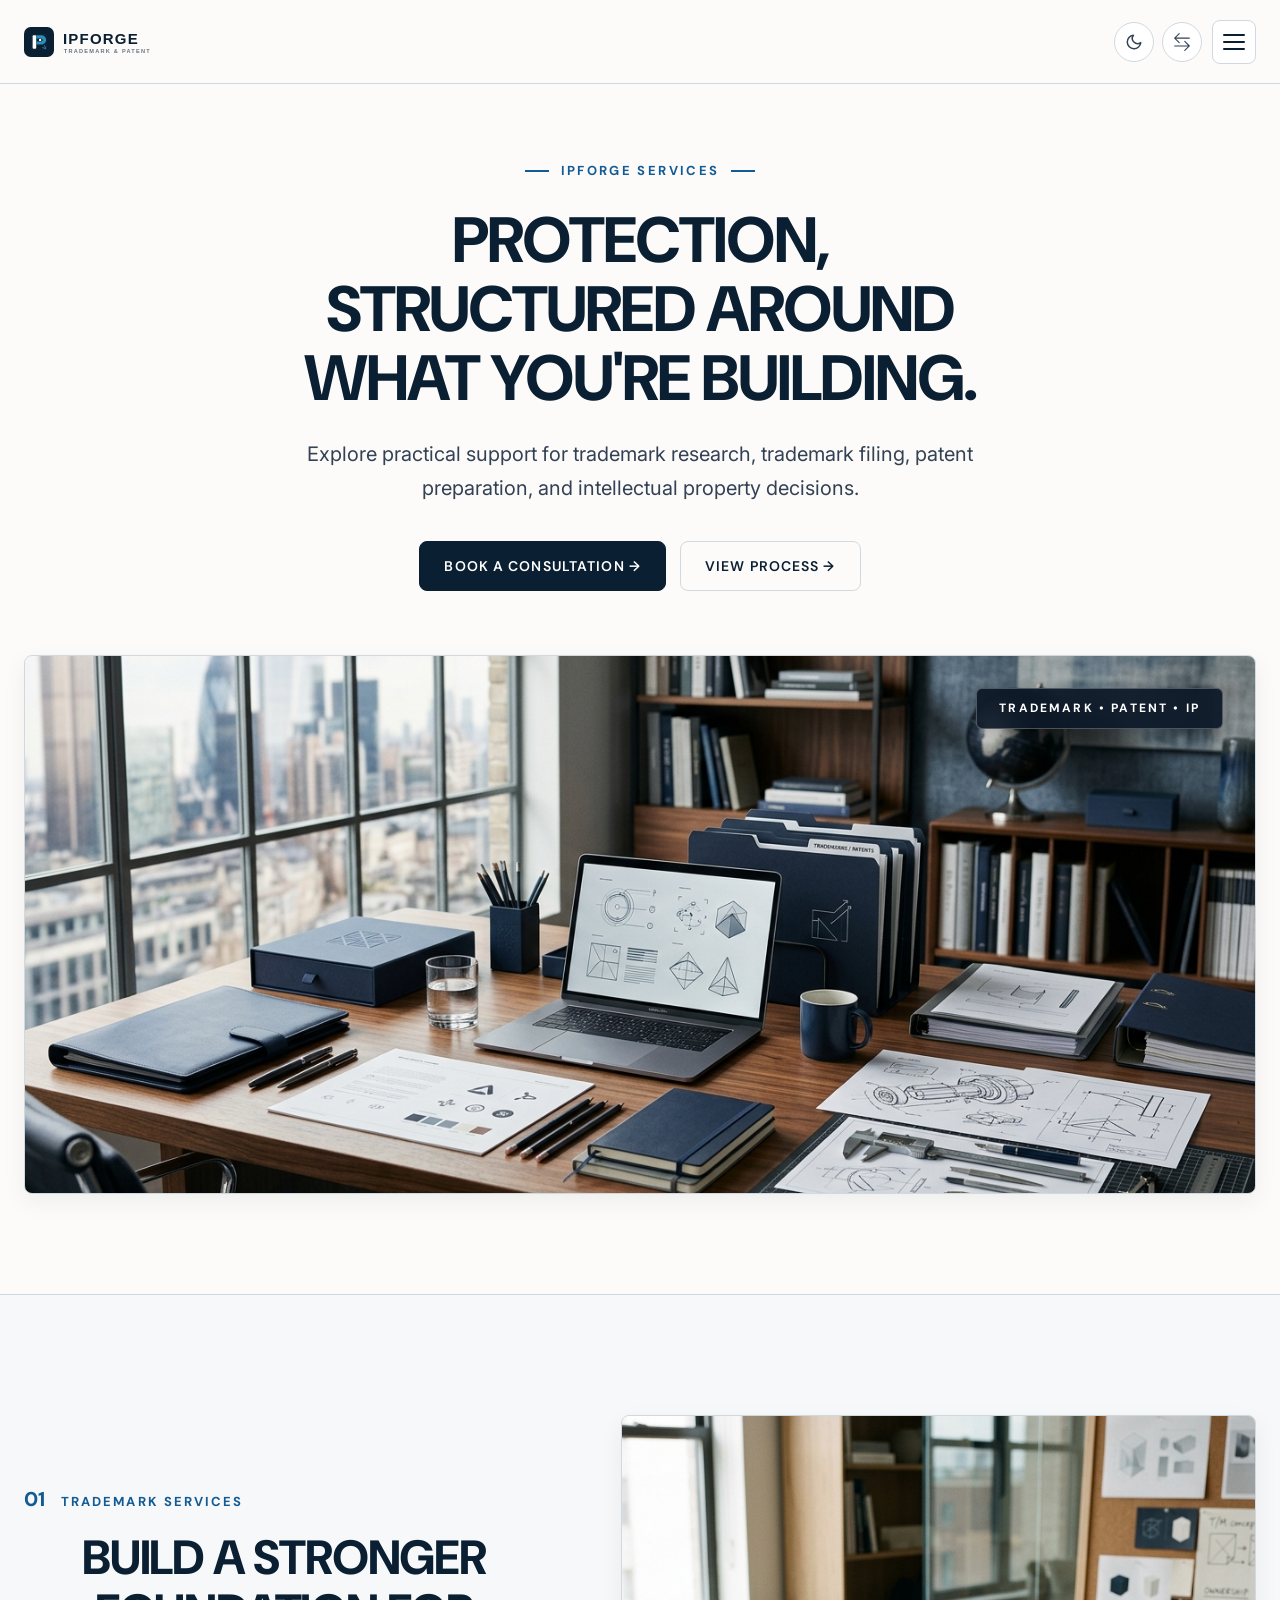
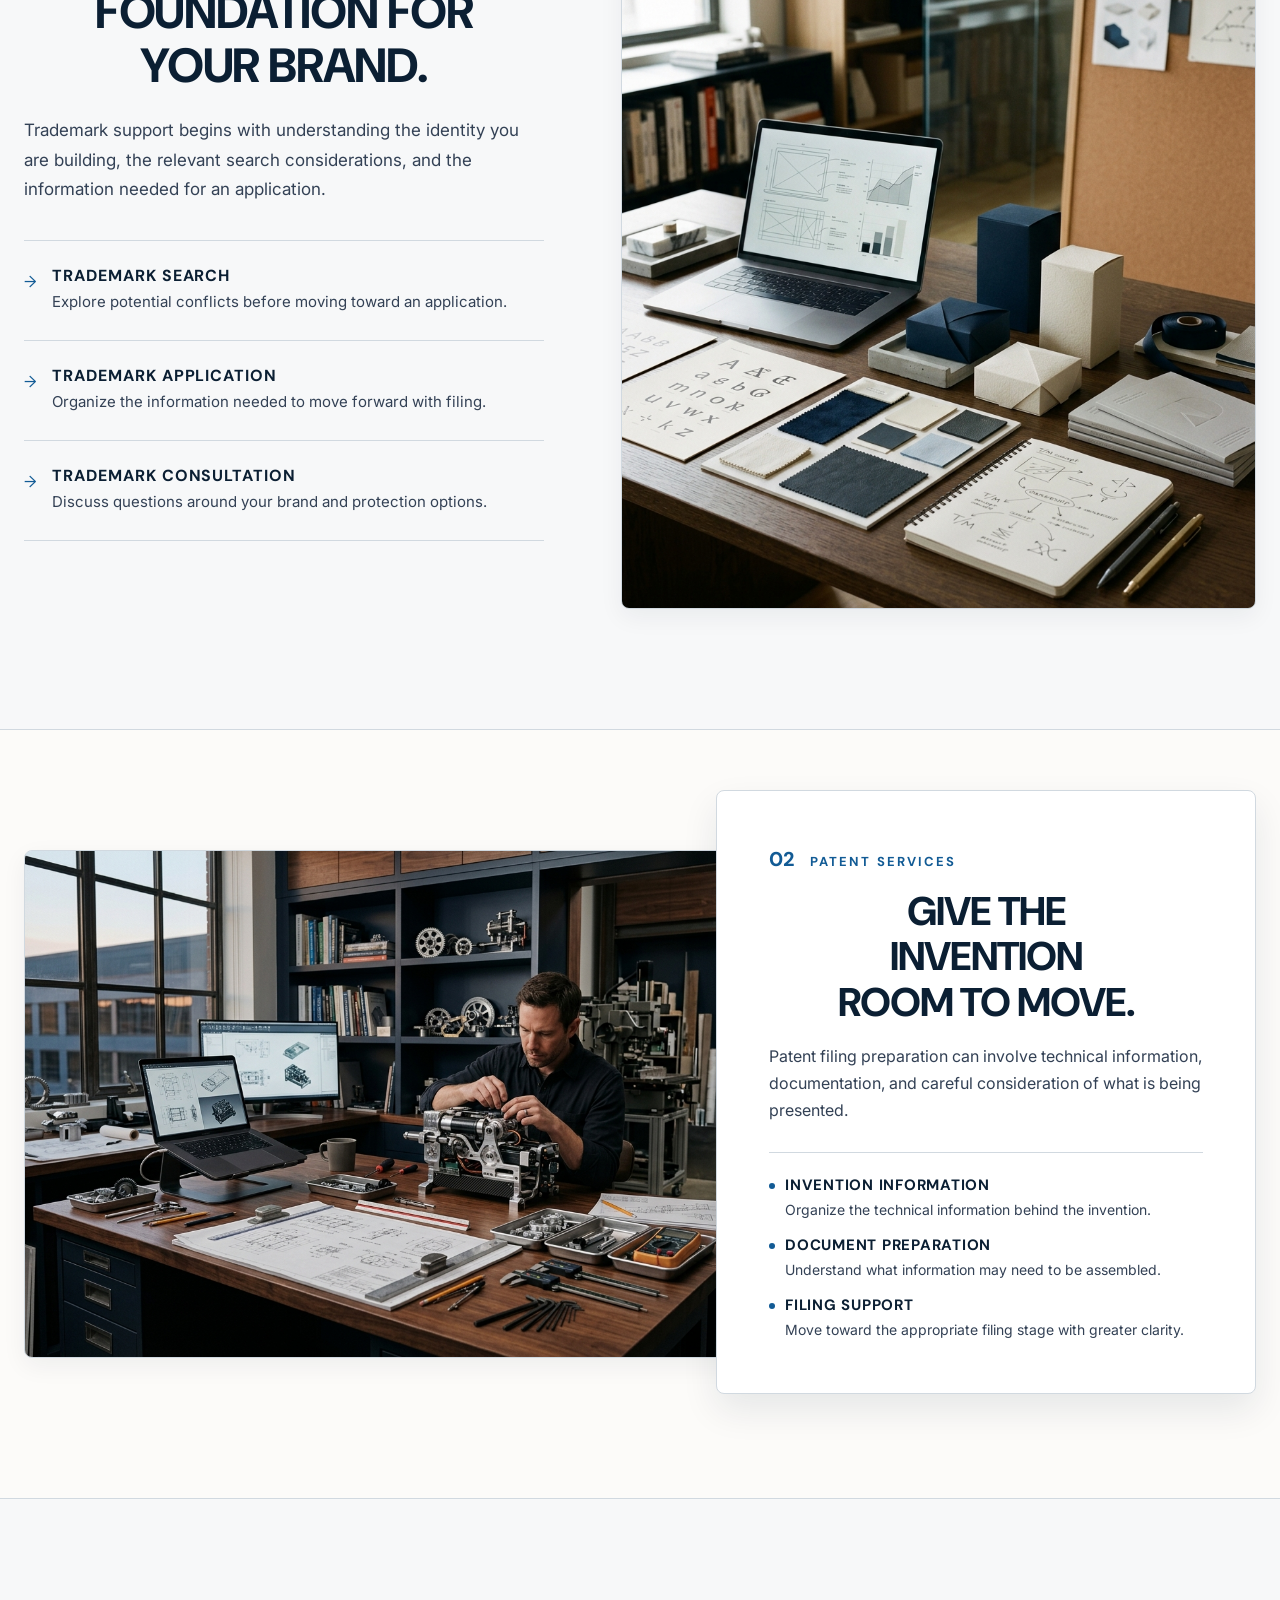
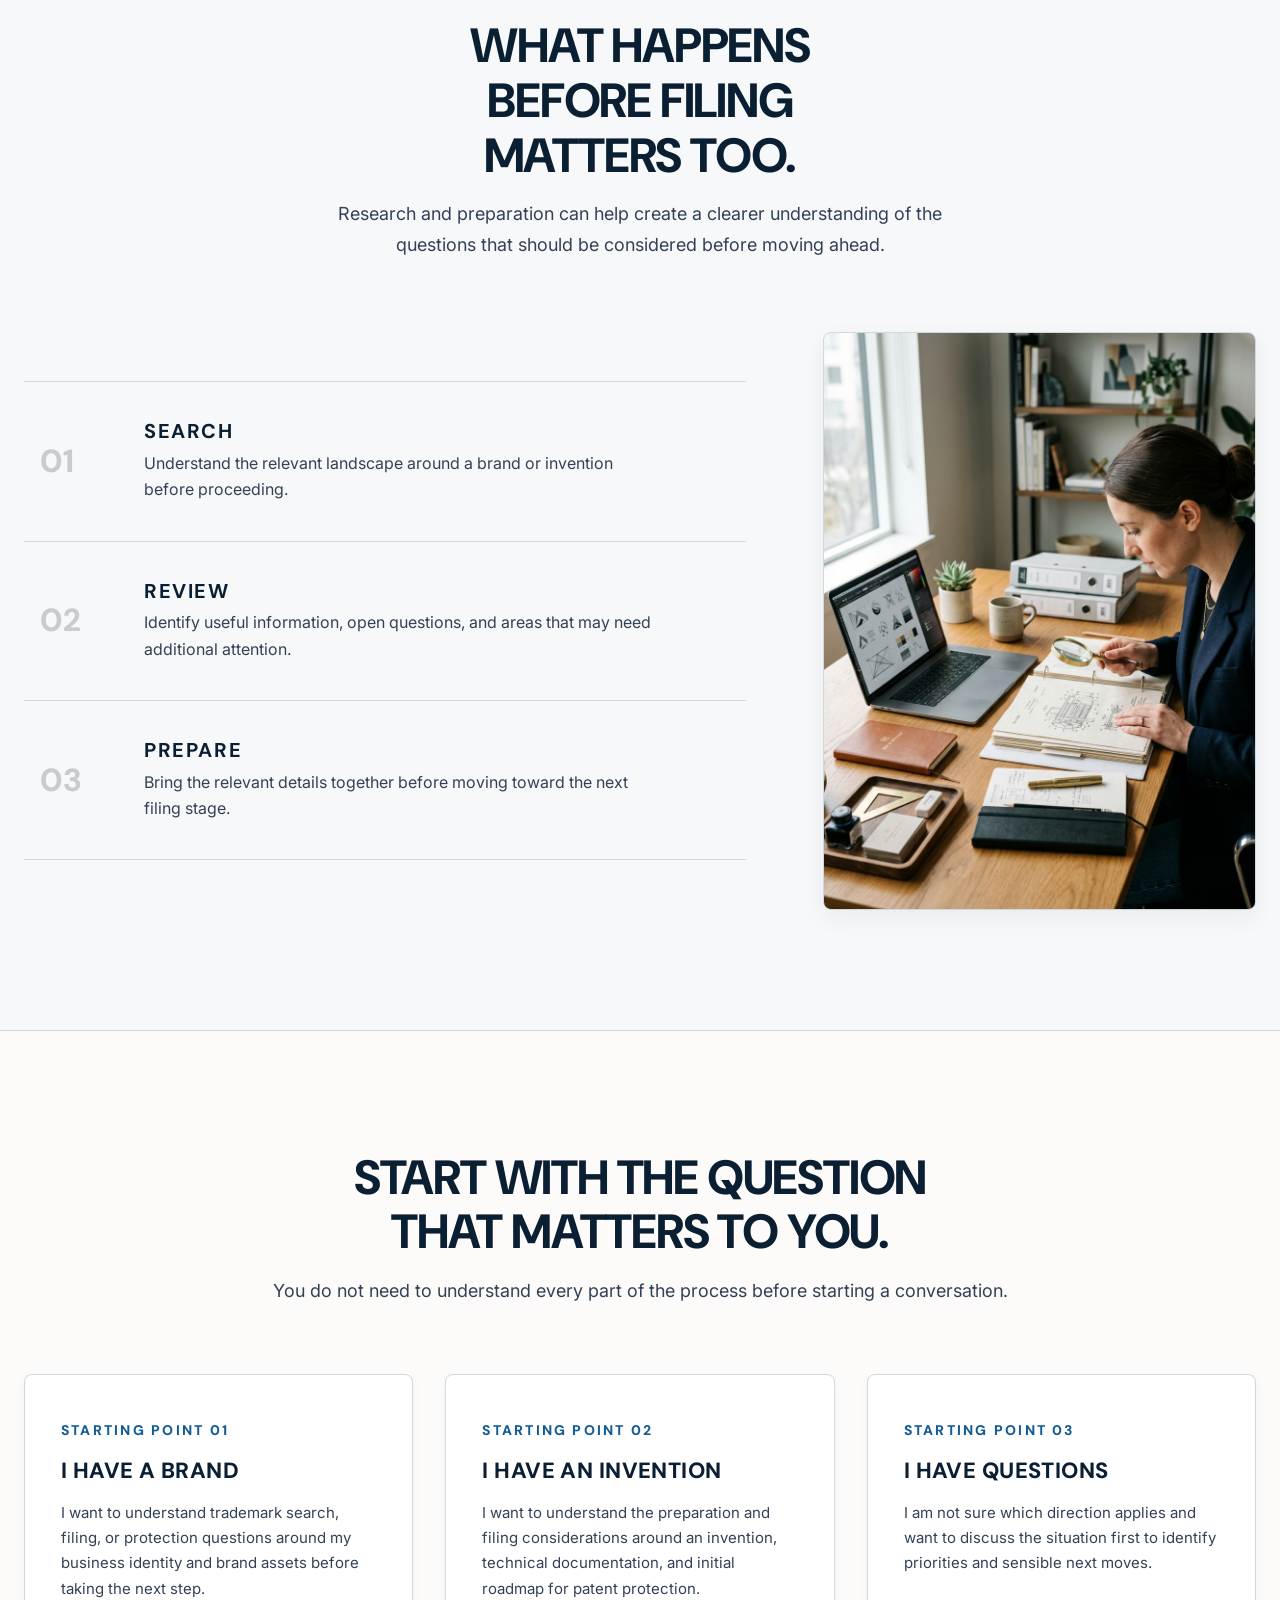
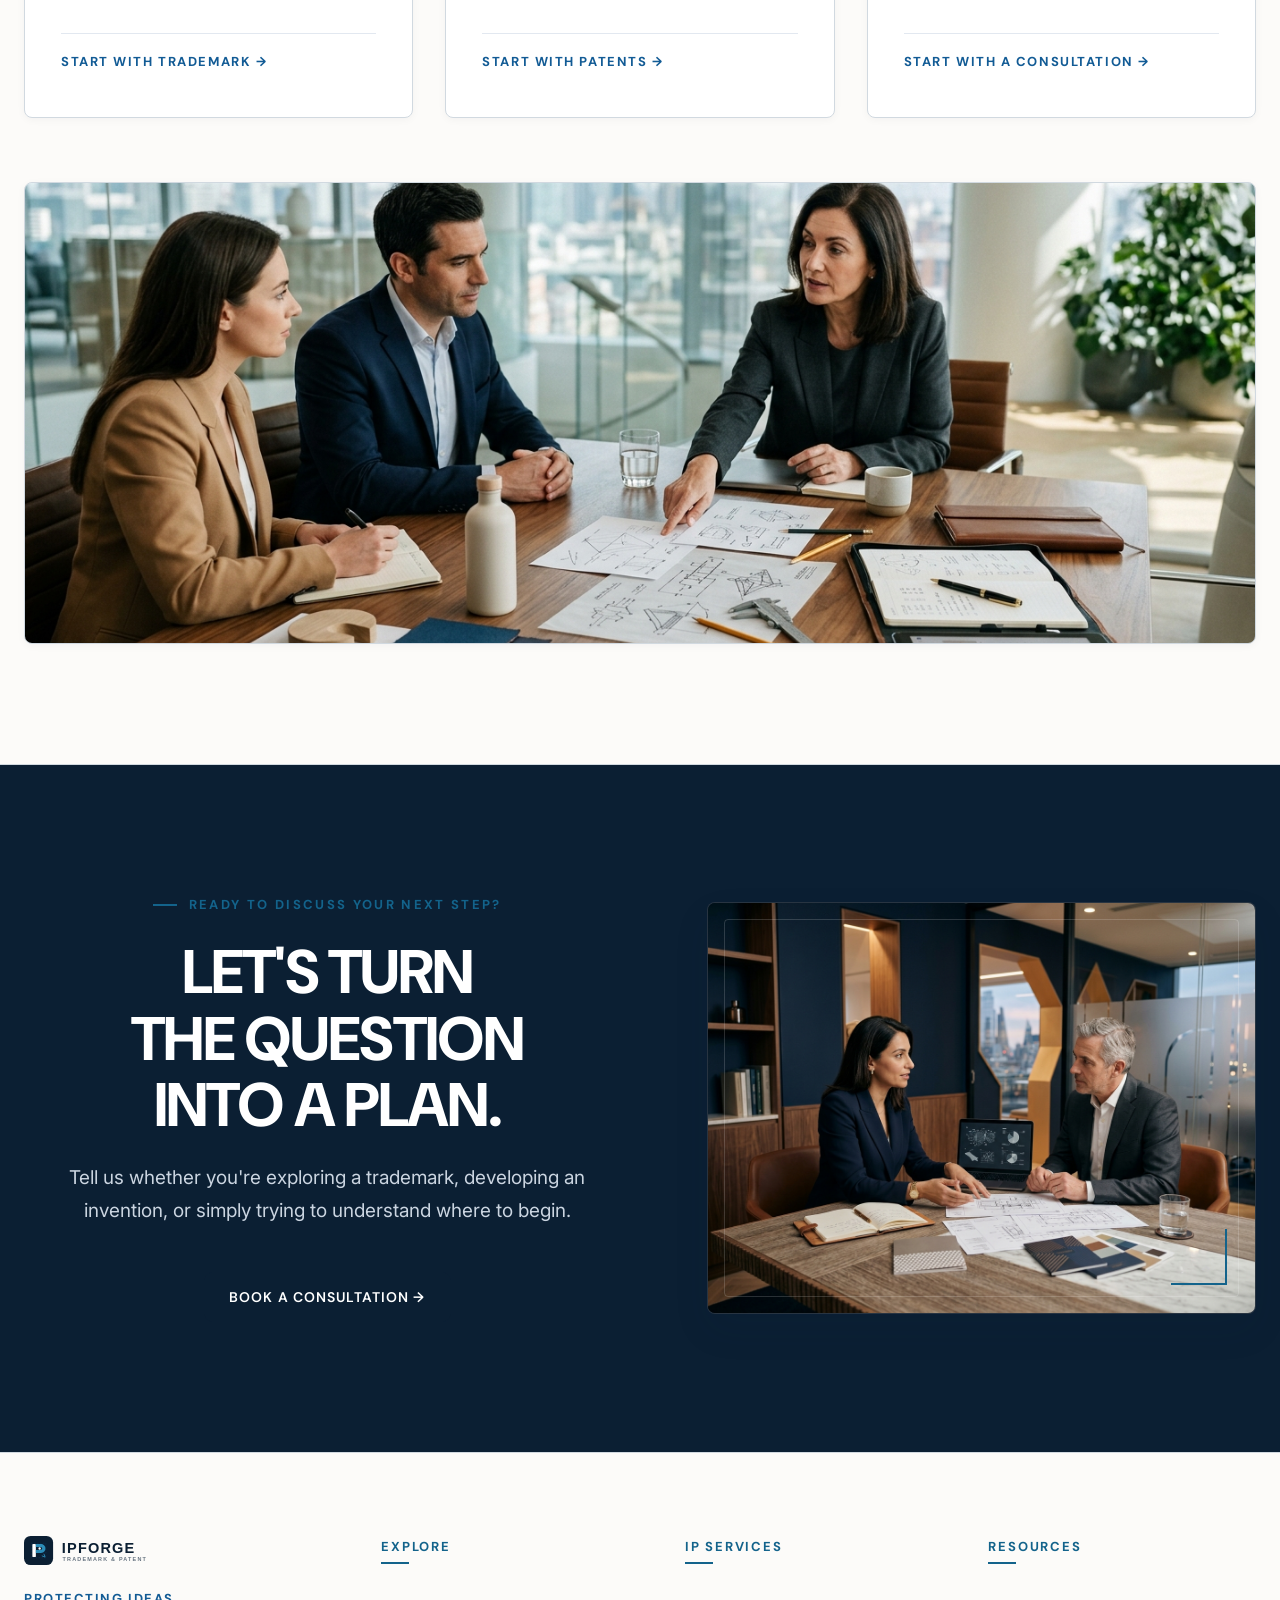
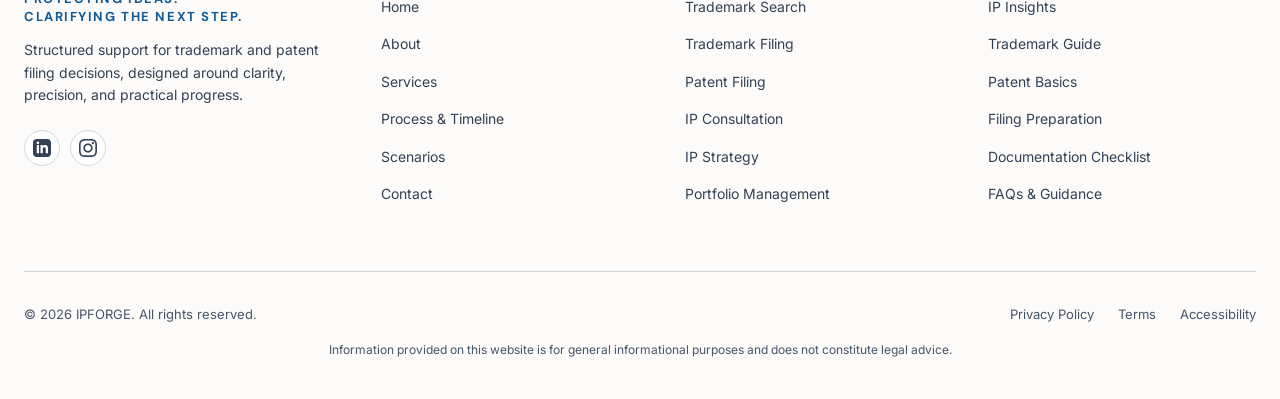
<file: services.html>
<!DOCTYPE html>
<html dir="ltr" lang="en">
<head>
  <meta charset="UTF-8">
  <meta name="viewport" content="width=device-width, initial-scale=1.0">
  <title>Services | Trademark &amp; Patent Filing Support | IPFORGE</title>
  <meta name="description" content="Explore IPFORGE trademark, patent, research, preparation, and consultation services designed to make intellectual property decisions clearer.">

  <!-- Open Graph Metadata -->
  <meta property="og:title" content="Services | Trademark &amp; Patent Filing Support | IPFORGE">
  <meta property="og:description" content="Explore IPFORGE trademark, patent, research, preparation, and consultation services designed to make intellectual property decisions clearer.">
  <meta property="og:type" content="website">
  <meta property="og:image" content="assets/images/services/services-hero.jpg">

  <!-- Favicon -->
  <link rel="icon" type="image/svg+xml" href="assets/logo/favicon.svg">

  <!-- Core Stylesheets -->
  <link rel="stylesheet" href="css/style.css">
  <link rel="stylesheet" href="css/components.css">
  <link rel="stylesheet" href="css/responsive.css">
      <script>
    (function() {
      try {
        if (localStorage.getItem('ipforge_theme') === 'dark') {
          document.documentElement.classList.add('dark-theme');
          document.addEventListener('DOMContentLoaded', function() {
            var imgs = document.querySelectorAll('.header-logo img, .footer-brand img, .footer-logo, img.footer-logo');
            imgs.forEach(function(img) {
              if (!img.classList.contains('logo-light') && !img.classList.contains('logo-dark')) {
                img.src = 'assets/logo/logo-dark.svg';
              }
            });
          });
        }
        var savedDir = localStorage.getItem('siteDirection');
        if (savedDir === 'rtl' || savedDir === 'ltr') {
          document.documentElement.setAttribute('dir', savedDir);
        } else {
          document.documentElement.setAttribute('dir', 'ltr');
        }
      } catch (e) {}
    })();
  </script>
</head>
<body>

  <!-- ======================================================================
       HEADER
       Shared IPFORGE Global Header with Services active
       ====================================================================== -->
  <header class="site-header" id="top">
    <div class="container header-container">
      
      <!-- Header Left: Logo -->
      <a href="index.html" class="header-logo" aria-label="IPFORGE Homepage">
        <img src="assets/logo/logo.svg" alt="IPFORGE Trademark &amp; Patent Filing Service" width="165" height="36">
      </a>

      <!-- Header Center: Desktop Navigation -->
      <nav class="header-nav" aria-label="Primary Navigation">
        <div class="nav-item-dropdown">
          <button type="button" class="nav-link nav-dropdown-toggle" aria-expanded="false" aria-haspopup="true">
            <span>Home</span>
            <svg class="dropdown-chevron" width="10" height="6" viewBox="0 0 10 6" fill="none" xmlns="http://www.w3.org/2000/svg">
              <path d="M1 1L5 5L9 1" stroke="currentColor" stroke-width="1.5" stroke-linecap="round" stroke-linejoin="round"/>
            </svg>
          </button>
          <div class="nav-dropdown-menu" role="menu">
            <a href="index.html" class="nav-dropdown-item" role="menuitem">
              <span>Home 1</span>
            </a>
            <a href="home-2.html" class="nav-dropdown-item" role="menuitem">
              <span>Home 2</span>
            </a>
          </div>
        </div>
        <a href="about.html" class="nav-link">About</a>
        <a href="services.html" class="nav-link active" aria-current="page">Services</a>
        <a href="process.html" class="nav-link">Process</a>
        <a href="scenarios.html" class="nav-link">Scenarios</a>
        <a href="contact.html" class="nav-link">Contact</a>
      </nav>

      <!-- Header Right: Utility Controls & CTA -->
      <div class="header-actions">
        
        <div class="utility-controls">
                    <!-- Control 01: Theme Toggle (Light / Dark) -->
          <div style="position: relative;">
            <button type="button" class="utility-btn theme-toggle-btn" id="themeToggle" aria-label="Switch to dark theme" title="Switch to dark theme">
              <!-- Moon Icon for Light Theme (visible by default) -->
              <svg class="theme-icon theme-icon--moon" viewBox="0 0 24 24" fill="none" stroke="currentColor" stroke-width="2" stroke-linecap="round" stroke-linejoin="round" width="18" height="18" aria-hidden="true">
                <path d="M21 12.79A9 9 0 1 1 11.21 3 7 7 0 0 0 21 12.79z"></path>
              </svg>
              <!-- Sun Icon for Dark Theme (visible in dark theme) -->
              <svg class="theme-icon theme-icon--sun" viewBox="0 0 24 24" fill="none" stroke="currentColor" stroke-width="2" stroke-linecap="round" stroke-linejoin="round" width="18" height="18" aria-hidden="true">
                <circle cx="12" cy="12" r="5"></circle>
                <line x1="12" y1="1" x2="12" y2="3"></line>
                <line x1="12" y1="21" x2="12" y2="23"></line>
                <line x1="4.22" y1="4.22" x2="5.64" y2="5.64"></line>
                <line x1="18.36" y1="18.36" x2="19.78" y2="19.78"></line>
                <line x1="1" y1="12" x2="3" y2="12"></line>
                <line x1="21" y1="12" x2="23" y2="12"></line>
                <line x1="4.22" y1="19.78" x2="5.64" y2="18.36"></line>
                <line x1="18.36" y1="5.64" x2="19.78" y2="4.22"></line>
              </svg>
            </button>
          </div>

                    <!-- Control 02: LTR / RTL Direction Toggle -->
          <div style="position: relative;">
            <button type="button" class="utility-btn direction-toggle" id="directionToggle" aria-label="Switch to right-to-left layout" aria-pressed="false" title="Switch to right-to-left layout">
              <svg class="direction-icon" width="18" height="18" viewBox="0 0 16 16" fill="currentColor" aria-hidden="true">
                <path fill-rule="evenodd" d="M1 11.5a.5.5 0 0 0 .5.5h11.793l-3.147 3.146a.5.5 0 0 0 .708.708l4-4a.5.5 0 0 0 0-.708l-4-4a.5.5 0 0 0-.708.708L13.293 11H1.5a.5.5 0 0 0-.5.5zm14-7a.5.5 0 0 1-.5.5H2.707l3.147 3.146a.5.5 0 1 1-.708.708l-4-4a.5.5 0 0 1 0-.708l4-4a.5.5 0 1 1 .708.708L2.707 4H14.5a.5.5 0 0 1 .5.5z"/>
              </svg>
            </button>
          </div>
        </div>

        <!-- Consultation Header CTA -->
        <a href="contact.html#contact-form-section" class="btn btn-primary"><span>BOOK A CONSULTATION</span></a>

        <!-- Mobile Menu Toggle Button -->
        <button type="button" class="mobile-menu-toggle" aria-label="Open mobile navigation menu" aria-expanded="false" aria-controls="mobileDrawer">
          <span class="hamburger-icon">
            <span class="hamburger-line"></span>
            <span class="hamburger-line"></span>
            <span class="hamburger-line"></span>
          </span>
        </button>

      </div>
    </div>
  </header>

  <!-- Mobile Navigation Drawer -->
  <div class="mobile-drawer" id="mobileDrawer" role="dialog" aria-label="Mobile Navigation">
    <ul class="mobile-nav-list">
      <li class="mobile-dropdown-item">
        <div class="mobile-dropdown-header">
          <span class="mobile-nav-link">Home</span>
          <button type="button" class="mobile-submenu-toggle" aria-label="Toggle Home Submenu" aria-expanded="false">
            <svg width="12" height="8" viewBox="0 0 12 8" fill="none">
              <path d="M1 1.5L6 6.5L11 1.5" stroke="currentColor" stroke-width="2" stroke-linecap="round" stroke-linejoin="round"/>
            </svg>
          </button>
        </div>
        <ul class="mobile-subnav-list">
          <li><a href="index.html" class="mobile-subnav-link">Home 1</a></li>
          <li><a href="home-2.html" class="mobile-subnav-link">Home 2</a></li>
        </ul>
      </li>
      <li><a href="about.html" class="mobile-nav-link">About</a></li>
      <li><a href="services.html" class="mobile-nav-link active" aria-current="page">Services</a></li>
      <li><a href="process.html" class="mobile-nav-link">Process</a></li>
      <li><a href="scenarios.html" class="mobile-nav-link">Scenarios</a></li>
      <li><a href="contact.html" class="mobile-nav-link">Contact</a></li>
    </ul>
    <!-- Mobile Drawer Actions (Matching Image 3) -->
    <div class="mobile-drawer-footer">
      <button type="button" class="mobile-drawer-action-btn theme-toggle-btn mobile-theme-btn" aria-label="Switch to dark theme" title="Switch to dark theme">
        <span class="mobile-theme-label">DARK MODE</span>
        <span class="mobile-drawer-btn-icon">
          <svg class="theme-icon theme-icon--moon" viewBox="0 0 24 24" fill="none" stroke="currentColor" stroke-width="2" stroke-linecap="round" stroke-linejoin="round" width="18" height="18" aria-hidden="true">
            <path d="M21 12.79A9 9 0 1 1 11.21 3 7 7 0 0 0 21 12.79z"></path>
          </svg>
          <svg class="theme-icon theme-icon--sun" viewBox="0 0 24 24" fill="none" stroke="currentColor" stroke-width="2" stroke-linecap="round" stroke-linejoin="round" width="18" height="18" aria-hidden="true">
            <circle cx="12" cy="12" r="5"></circle>
            <line x1="12" y1="1" x2="12" y2="3"></line>
            <line x1="12" y1="21" x2="12" y2="23"></line>
            <line x1="4.22" y1="4.22" x2="5.64" y2="5.64"></line>
            <line x1="18.36" y1="18.36" x2="19.78" y2="19.78"></line>
            <line x1="1" y1="12" x2="3" y2="12"></line>
            <line x1="21" y1="12" x2="23" y2="12"></line>
            <line x1="4.22" y1="19.78" x2="5.64" y2="18.36"></line>
            <line x1="18.36" y1="5.64" x2="19.78" y2="4.22"></line>
          </svg>
        </span>
      </button>

      <button type="button" class="mobile-drawer-action-btn direction-toggle mobile-dir-btn" aria-label="Switch to right-to-left layout" aria-pressed="false" title="Switch to right-to-left layout">
        <span class="mobile-dir-label">RTL VIEW</span>
        <span class="mobile-drawer-btn-icon">
          <svg class="direction-icon" width="18" height="18" viewBox="0 0 16 16" fill="currentColor" aria-hidden="true">
            <path fill-rule="evenodd" d="M1 11.5a.5.5 0 0 0 .5.5h11.793l-3.147 3.146a.5.5 0 0 0 .708.708l4-4a.5.5 0 0 0 0-.708l-4-4a.5.5 0 0 0-.708.708L13.293 11H1.5a.5.5 0 0 0-.5.5zm14-7a.5.5 0 0 1-.5.5H2.707l3.147 3.146a.5.5 0 1 1-.708.708l-4-4a.5.5 0 0 1 0-.708l4-4a.5.5 0 1 1 .708.708L2.707 4H14.5a.5.5 0 0 1 .5.5z"/>
          </svg>
        </span>
      </button>

      <a href="contact.html#contact-form-section" class="btn btn-primary mobile-drawer-cta">
        <span>BOOK A CONSULTATION</span>
      </a>
    </div>
  </div>


  <!-- ======================================================================
       MAIN CONTENT — EXACTLY 6 BODY SECTIONS
       ====================================================================== -->
  <main id="main-content">

    <!-- ======================================================================
         SECTION 01 OF 06 — SERVICES HERO
         Typography-led composition on top with large horizontal image strip below
         ====================================================================== -->
    <section class="services-hero-section" id="services-hero">
      <div class="container">
        
        <!-- Top: Large Editorial Typography -->
        <div class="services-hero-header">
          <span class="services-hero-eyebrow">IPFORGE SERVICES</span>

          <h1 class="services-hero-title">
            <span style="display: block;">Protection,</span>
            <span style="display: block;">Structured Around</span>
            <span style="display: block;">What You're Building.</span>
          </h1>

          <p class="services-hero-lead">
            Explore practical support for trademark research, trademark filing, patent preparation, and intellectual property decisions.
          </p>

          <div class="services-hero-actions">
            <button type="button" class="btn btn-primary" data-open-modal="consultation">
              Book a Consultation →
            </button>
            <a href="index.html#process" class="btn btn-secondary">
              View Process →
            </a>
          </div>
        </div>

        <!-- Below: Wide Image Extending Almost Full Width -->
        <div class="services-hero-banner-wrapper">
          <img src="assets/images/services/services-hero.jpg" alt="Sophisticated intellectual property services workspace combining brand identity materials and invention drafting instruments" class="services-hero-banner-img" width="1920" height="840" fetchpriority="high">
          
          <!-- Floating Label Over Corner -->
          <div class="services-hero-floating-badge" aria-label="Service Scope">
            TRADEMARK • PATENT • IP
          </div>
        </div>

      </div>
    </section>


    <!-- ======================================================================
         SECTION 02 OF 06 — TRADEMARK SERVICES
         Dedicated editorial composition: ~45% content / 55% image extending right
         ====================================================================== -->
    <section class="services-trademark-section" id="trademark-services">
      <div class="container">
        <div class="trademark-editorial-grid">

          <!-- Left Content Area (approx 45%) -->
          <div class="trademark-content-col">
            <div class="trademark-sec-header">
              <span class="trademark-sec-num">01</span>
              <span class="trademark-sec-eyebrow">TRADEMARK SERVICES</span>
            </div>

            <h2 class="trademark-heading">
              <span style="display: block;">Build A Stronger</span>
              <span style="display: block;">Foundation For</span>
              <span style="display: block;">Your Brand.</span>
            </h2>

            <p class="trademark-paragraph">
              Trademark support begins with understanding the identity you are building, the relevant search considerations, and the information needed for an application.
            </p>

            <!-- Three Compact Service Lines -->
            <div class="trademark-service-lines">
              
              <!-- Service Line 01 -->
              <div class="trademark-service-line">
                <span class="trademark-line-arrow" aria-hidden="true">→</span>
                <div class="trademark-line-body">
                  <h3 class="trademark-line-title">TRADEMARK SEARCH</h3>
                  <p class="trademark-line-desc">Explore potential conflicts before moving toward an application.</p>
                </div>
              </div>

              <!-- Service Line 02 -->
              <div class="trademark-service-line">
                <span class="trademark-line-arrow" aria-hidden="true">→</span>
                <div class="trademark-line-body">
                  <h3 class="trademark-line-title">TRADEMARK APPLICATION</h3>
                  <p class="trademark-line-desc">Organize the information needed to move forward with filing.</p>
                </div>
              </div>

              <!-- Service Line 03 -->
              <div class="trademark-service-line">
                <span class="trademark-line-arrow" aria-hidden="true">→</span>
                <div class="trademark-line-body">
                  <h3 class="trademark-line-title">TRADEMARK CONSULTATION</h3>
                  <p class="trademark-line-desc">Discuss questions around your brand and protection options.</p>
                </div>
              </div>

            </div>
          </div>

          <!-- Right Image Area (approx 55%) -->
          <div class="trademark-media-frame">
            <img src="assets/images/services/trademark-service.jpg" alt="Trademark strategy workspace with brand identity materials" width="1200" height="1500" loading="lazy">
          </div>

        </div>
      </div>
    </section>


    <!-- ======================================================================
         SECTION 03 OF 06 — PATENT SERVICES
         Asymmetric technical composition: 60% image with narrow overlay panel
         ====================================================================== -->
    <section class="services-patent-section" id="patent-services">
      <div class="container">
        
        <div class="patent-asymmetric-wrapper">
          
          <!-- Left Large Technical Image (~60%) -->
          <div class="patent-image-frame">
            <img src="assets/images/services/patent-service.jpg" alt="Patent preparation workspace with technical invention drawings" width="1600" height="1000" loading="lazy">
          </div>

          <!-- Overlay Text Panel Toward Lower-Right -->
          <div class="patent-overlay-panel">
            <div class="patent-panel-header">
              <span class="patent-panel-num">02</span>
              <span class="patent-panel-eyebrow">PATENT SERVICES</span>
            </div>

            <h2 class="patent-panel-heading">
              <span style="display: block;">Give The</span>
              <span style="display: block;">Invention</span>
              <span style="display: block;">Room To Move.</span>
            </h2>

            <p class="patent-panel-desc">
              Patent filing preparation can involve technical information, documentation, and careful consideration of what is being presented.
            </p>

            <!-- Three Focus Areas -->
            <div class="patent-focus-list">
              
              <div class="patent-focus-item">
                <h3 class="patent-focus-title">INVENTION INFORMATION</h3>
                <p class="patent-focus-desc">Organize the technical information behind the invention.</p>
              </div>

              <div class="patent-focus-item">
                <h3 class="patent-focus-title">DOCUMENT PREPARATION</h3>
                <p class="patent-focus-desc">Understand what information may need to be assembled.</p>
              </div>

              <div class="patent-focus-item">
                <h3 class="patent-focus-title">FILING SUPPORT</h3>
                <p class="patent-focus-desc">Move toward the appropriate filing stage with greater clarity.</p>
              </div>

            </div>
          </div>

        </div>

      </div>
    </section>


    <!-- ======================================================================
         SECTION 04 OF 06 — SEARCH & PREPARATION
         Large editorial "working table" layout with horizontal rows + vertical image
         ====================================================================== -->
    <section class="services-search-section" id="search-preparation">
      <div class="container">

        <!-- Section Header -->
        <div class="services-search-header">
          <h2 class="services-search-heading">
            <span style="display: block;">What Happens</span>
            <span style="display: block;">Before Filing</span>
            <span style="display: block;">Matters Too.</span>
          </h2>
          <p class="services-search-supporting">
            Research and preparation can help create a clearer understanding of the questions that should be considered before moving ahead.
          </p>
        </div>

        <!-- Working Table Grid -->
        <div class="services-search-grid">
          
          <!-- Left: Three Horizontal Rows -->
          <div class="services-search-table">
            
            <!-- ROW 01 -->
            <div class="search-table-row">
              <span class="search-row-num">01</span>
              <div class="search-row-content">
                <h3 class="search-row-title">SEARCH</h3>
                <p class="search-row-desc">Understand the relevant landscape around a brand or invention before proceeding.</p>
              </div>
              <span class="search-row-arrow" aria-hidden="true">→</span>
            </div>

            <!-- ROW 02 -->
            <div class="search-table-row">
              <span class="search-row-num">02</span>
              <div class="search-row-content">
                <h3 class="search-row-title">REVIEW</h3>
                <p class="search-row-desc">Identify useful information, open questions, and areas that may need additional attention.</p>
              </div>
              <span class="search-row-arrow" aria-hidden="true">→</span>
            </div>

            <!-- ROW 03 -->
            <div class="search-table-row">
              <span class="search-row-num">03</span>
              <div class="search-row-content">
                <h3 class="search-row-title">PREPARE</h3>
                <p class="search-row-desc">Bring the relevant details together before moving toward the next filing stage.</p>
              </div>
              <span class="search-row-arrow" aria-hidden="true">→</span>
            </div>

          </div>

          <!-- Right: Narrow Vertical Image Beside Rows -->
          <div class="search-vertical-media">
            <img src="assets/images/services/research-service.jpg" alt="Intellectual property research and documentation review workspace" width="1200" height="1600" loading="lazy">
          </div>

        </div>

      </div>
    </section>


    <!-- ======================================================================
         SECTION 05 OF 06 — SERVICE JOURNEY
         "Choose your starting point" composition with equal-height columns & banner
         ====================================================================== -->
    <section class="services-journey-section" id="service-journey">
      <div class="container">

        <!-- Section Heading -->
        <div class="services-journey-header">
          <h2 class="services-journey-heading">
            <span style="display: block;">Start With The Question</span>
            <span style="display: block;">That Matters To You.</span>
          </h2>
          <p class="services-journey-supporting">
            You do not need to understand every part of the process before starting a conversation.
          </p>
        </div>

        <!-- Three Equal-Height Starting Point Columns -->
        <div class="journey-columns-grid">
          
          <!-- STARTING POINT 01 -->
          <div class="journey-col-card">
            <span class="journey-col-num">STARTING POINT 01</span>
            <h3 class="journey-col-title">I HAVE A BRAND</h3>
            <p class="journey-col-desc">
              I want to understand trademark search, filing, or protection questions around my business identity and brand assets before taking the next step.
            </p>
            <a href="#trademark-services" class="journey-col-cta">
              START WITH TRADEMARK →
            </a>
          </div>

          <!-- STARTING POINT 02 -->
          <div class="journey-col-card">
            <span class="journey-col-num">STARTING POINT 02</span>
            <h3 class="journey-col-title">I HAVE AN INVENTION</h3>
            <p class="journey-col-desc">
              I want to understand the preparation and filing considerations around an invention, technical documentation, and initial roadmap for patent protection.
            </p>
            <a href="#patent-services" class="journey-col-cta">
              START WITH PATENTS →
            </a>
          </div>

          <!-- STARTING POINT 03 -->
          <div class="journey-col-card">
            <span class="journey-col-num">STARTING POINT 03</span>
            <h3 class="journey-col-title">I HAVE QUESTIONS</h3>
            <p class="journey-col-desc">
              I am not sure which direction applies and want to discuss the situation first to identify priorities and sensible next moves.
            </p>
            <button type="button" class="journey-col-cta" data-open-modal="consultation">
              START WITH A CONSULTATION →
            </button>
          </div>

        </div>

        <!-- Subtle Image Band Underneath -->
        <div class="journey-image-banner-wrapper">
          <img src="assets/images/services/preparation-service.jpg" alt="Consultation workspace with brand objects, invention sketches, and planning notes" width="1920" height="720" loading="lazy">
        </div>

      </div>
    </section>


    <!-- ======================================================================
         SECTION 06 OF 06 — CONSULTATION / FINAL CTA
         Full-width deep navy editorial CTA with refined geometric overlay
         ====================================================================== -->
    <section class="services-cta-section" id="consultation-cta">
      <div class="container">
        
        <div class="services-cta-grid">

          <!-- Left: Editorial Content -->
          <div class="services-cta-content">
            <span class="services-cta-eyebrow">READY TO DISCUSS YOUR NEXT STEP?</span>

            <h2 class="services-cta-heading">
              <span style="display: block;">Let's Turn</span>
              <span style="display: block;">The Question</span>
              <span style="display: block;">Into A Plan.</span>
            </h2>

            <p class="services-cta-desc">
              Tell us whether you're exploring a trademark, developing an invention, or simply trying to understand where to begin.
            </p>

            <div style="margin-top: 8px;">
              <button type="button" class="btn btn-primary" data-open-modal="consultation">
                Book a Consultation →
              </button>
            </div>
          </div>

          <!-- Right: Unique Abstract Image with Geometric Line Overlay -->
          <div class="services-cta-media-wrapper">
            <img src="assets/images/services/consultation-service.jpg" alt="Sophisticated intellectual property advisory consultation environment" width="1400" height="1050" loading="lazy">
          </div>

        </div>

      </div>
    </section>

  </main>


  <!-- ======================================================================
       FOOTER
       Shared Global Footer exactly matching index.html
       ====================================================================== -->
  <footer class="site-footer" role="contentinfo">
    <div class="container">
      
      <!-- Top 4 Columns -->
      <div class="footer-top">
        
        <!-- Col 01: Brand Identity -->
        <div class="footer-brand">
          <a href="index.html" class="footer-logo" aria-label="IPFORGE Home">
            <img src="assets/logo/logo.svg" alt="IPFORGE Logo" width="160" height="35">
          </a>
          <p class="footer-tagline">
            PROTECTING IDEAS.<br>
            CLARIFYING THE NEXT STEP.
          </p>
          <p class="footer-desc">
            Structured support for trademark and patent filing decisions, designed around clarity, precision, and practical progress.
          </p>
          <div class="footer-social-row">
            <a href="https://linkedin.com" target="_blank" rel="noopener noreferrer" class="social-btn" aria-label="LinkedIn Profile">
              <svg viewBox="0 0 24 24">
                <path d="M19 0h-14c-2.761 0-5 2.239-5 5v14c0 2.761 2.239 5 5 5h14c2.762 0 5-2.239 5-5v-14c0-2.761-2.238-5-5-5zm-11 19h-3v-11h3v11zm-1.5-12.268c-.966 0-1.75-.79-1.75-1.764s.784-1.764 1.75-1.764 1.75.79 1.75 1.764-.783 1.764-1.75 1.764zm13.5 12.268h-3v-5.604c0-3.368-4-3.113-4 0v5.604h-3v-11h3v1.765c1.396-2.586 7-2.777 7 2.476v6.759z"/>
              </svg>
            </a>
            <a href="https://instagram.com" target="_blank" rel="noopener noreferrer" class="social-btn" aria-label="Instagram Profile">
              <svg viewBox="0 0 24 24">
                <path d="M12 2.163c3.204 0 3.584.012 4.85.07 3.252.148 4.771 1.691 4.919 4.919.058 1.265.069 1.645.069 4.849 0 3.205-.012 3.584-.069 4.849-.149 3.225-1.664 4.771-4.919 4.919-1.266.058-1.644.07-4.85.07-3.204 0-3.584-.012-4.849-.07-3.26-.149-4.771-1.699-4.919-4.92-.058-1.265-.07-1.644-.07-4.849 0-3.204.013-3.583.07-4.849.149-3.227 1.664-4.771 4.919-4.919 1.266-.057 1.645-.069 4.849-.069zm0-2.163c-3.259 0-3.667.014-4.947.072-4.358.2-6.78 2.618-6.98 6.98-.059 1.281-.073 1.689-.073 4.948 0 3.259.014 3.668.072 4.948.2 4.358 2.618 6.78 6.98 6.98 1.281.058 1.689.072 4.948.072 3.259 0 3.668-.014 4.948-.072 4.354-.2 6.782-2.618 6.979-6.98.059-1.28.073-1.689.073-4.948 0-3.259-.014-3.667-.072-4.947-.196-4.354-2.617-6.78-6.979-6.98-1.281-.059-1.69-.073-4.949-.073zm0 5.838c-3.403 0-6.162 2.759-6.162 6.162s2.759 6.163 6.162 6.163 6.162-2.759 6.162-6.163c0-3.403-2.759-6.162-6.162-6.162zm0 10.162c-2.209 0-4-1.79-4-4 0-2.209 1.791-4 4-4s4 1.791 4 4c0 2.21-1.791 4-4 4zm6.406-11.845c-.796 0-1.441.645-1.441 1.44s.645 1.44 1.441 1.44c.795 0 1.439-.645 1.439-1.44s-.644-1.44-1.439-1.44z"/>
              </svg>
            </a>
          </div>
        </div>

        <!-- Col 02: Explore Links -->
        <div>
          <span class="footer-col-heading">Explore</span>
          <ul class="footer-nav-list">
            <li><a href="index.html" class="footer-nav-link">Home</a></li>
            <li><a href="about.html" class="footer-nav-link">About</a></li>
            <li><a href="services.html" class="footer-nav-link">Services</a></li>
            <li><a href="process.html" class="footer-nav-link">Process &amp; Timeline</a></li>
            <li><a href="scenarios.html" class="footer-nav-link">Scenarios</a></li>
            <li><a href="contact.html" class="footer-nav-link">Contact</a></li>
          </ul>
        </div>

        <!-- Col 03: IP Services Links -->
        <div>
          <span class="footer-col-heading">IP Services</span>
          <ul class="footer-nav-list">
            <li><a href="#trademark-services" class="footer-nav-link">Trademark Search</a></li>
            <li><a href="#trademark-services" class="footer-nav-link">Trademark Filing</a></li>
            <li><a href="#patent-services" class="footer-nav-link">Patent Filing</a></li>
            <li><a href="#consultation-cta" class="footer-nav-link">IP Consultation</a></li>
            <li><a href="scenarios.html" class="footer-nav-link">IP Strategy</a></li>
            <li><a href="services.html" class="footer-nav-link">Portfolio Management</a></li>
          </ul>
        </div>

        <!-- Col 04: Resources Links -->
        <div>
          <span class="footer-col-heading">Resources</span>
          <ul class="footer-nav-list">
            <li><a href="scenarios.html" class="footer-nav-link">IP Insights</a></li>
            <li><a href="about.html" class="footer-nav-link">Trademark Guide</a></li>
            <li><a href="process.html" class="footer-nav-link">Patent Basics</a></li>
            <li><a href="#search-preparation" class="footer-nav-link">Filing Preparation</a></li>
            <li><a href="#consultation-cta" class="footer-nav-link">Documentation Checklist</a></li>
            <li><a href="#consultation-cta" class="footer-nav-link">FAQs &amp; Guidance</a></li>
          </ul>
        </div>

      </div>

      <!-- Thin Horizontal Divider -->
      <div class="footer-divider"></div>

      <!-- Bottom Bar: Legal & Rights -->
      <div class="footer-bottom">
        <div>
          © 2026 IPFORGE. All rights reserved.
        </div>
        <div class="footer-legal-links">
          <a href="#top" class="footer-legal-link">Privacy Policy</a>
          <a href="#top" class="footer-legal-link">Terms</a>
          <a href="#top" class="footer-legal-link">Accessibility</a>
        </div>
      </div>

      <!-- Subtle Legal Disclaimer -->
      <p class="footer-disclaimer">
        Information provided on this website is for general informational purposes and does not constitute legal advice.
      </p>

    </div>
  </footer>


  <!-- ======================================================================
       MODAL — BOOK A CONSULTATION (Accessible Interactive Dialog)
       ====================================================================== -->
  <div class="modal-overlay" id="consultationModal" role="dialog" aria-modal="true" aria-labelledby="modalHeading" aria-hidden="true">
    <div class="modal-window">
      <button type="button" class="modal-close-btn" aria-label="Close consultation dialog">
        <svg width="18" height="18" viewBox="0 0 24 24" fill="none" stroke="currentColor" stroke-width="2" stroke-linecap="round" stroke-linejoin="round">
          <line x1="18" y1="6" x2="6" y2="18"></line>
          <line x1="6" y1="6" x2="18" y2="18"></line>
        </svg>
      </button>

      <span class="section-eyebrow" style="margin-bottom: 8px;">Direct Advisory</span>
      <h3 class="modal-title" id="modalHeading">Book an IP Consultation</h3>
      <p class="modal-desc">
        Select your objective and share details to review your filing trajectory with our team.
      </p>

      <form id="consultationForm">
        <div class="form-group">
          <label class="form-label" for="modalName">Full Name</label>
          <input type="text" id="modalName" class="form-input" placeholder="e.g. Katherine Vance" required>
        </div>

        <div class="form-group">
          <label class="form-label" for="modalEmail">Business Email</label>
          <input type="email" id="modalEmail" class="form-input" placeholder="katherine@company.com" required>
        </div>

        <div class="form-group">
          <label class="form-label" for="modalServiceType">Filing Objective</label>
          <select id="modalServiceType" class="form-select" required>
            <option value="Trademark Search">Trademark Search &amp; Clearance</option>
            <option value="Trademark Filing">Trademark Filing Preparation</option>
            <option value="Patent Filing">Patent Documentation &amp; Filing</option>
            <option value="IP Consultation">Comprehensive IP Consultation</option>
            <option value="Brand Protection">Brand Protection Roadmap</option>
            <option value="IP Strategy">Corporate IP Strategy</option>
          </select>
        </div>

        <div class="form-group">
          <label class="form-label" for="modalNotes">Project Summary (Confidential)</label>
          <textarea id="modalNotes" class="form-textarea" placeholder="Briefly summarize your mark, invention, or current filing stage..."></textarea>
        </div>

        <button type="submit" class="btn btn-primary" style="width: 100%; margin-top: 10px;">
          Request Consultation
        </button>

        <div class="form-feedback" role="alert"></div>
      </form>
    </div>
  </div>


  <!-- Core Scripts -->
  <script src="js/navigation.js"></script>
  <script src="js/animations.js"></script>
  <script src="js/main.js"></script>

</body>
</html>
</file>
<file: css/style.css>
/* ==========================================================================
   IPFORGE — DESIGN SYSTEM & BASE STYLES
   Trademark & Patent Filing Service
   ========================================================================== */

@import url('https://fonts.googleapis.com/css2?family=DM+Sans:ital,opsz,wght@0,9..40,400;0,9..40,500;0,9..40,600;0,9..40,700;0,9..40,800;1,9..40,400&family=Inter:wght@300;400;500;600;700&display=swap');

:root {
  /* Core Color System */
  --color-primary: #0B1F33;
  --color-secondary: #125B95;
  --color-accent: #13638B;
  --color-accent-hover: #0E4E70;
  --color-bg: #F7F8F9;
  --color-warm-white: #FCFBF9;
  --color-text: #0F172A;
  --color-text-muted: #334155;
  --color-text-light: #475569;
  --color-border: #D1D9E0;
  --color-border-subtle: #E2E8F0;
  --color-white: #FFFFFF;
  --color-card-hover: rgba(18, 91, 149, 0.05);
  
  /* Dark Section Tokens */
  --color-dark-bg: #0B1F33;
  --color-dark-surface: #122941;
  --color-dark-border: #234263;
  --color-dark-text: #F8FAFC;
  --color-dark-muted: #CBD5E1;

  /* Typography */
  --font-heading: 'DM Sans', -apple-system, BlinkMacSystemFont, 'Segoe UI', Roboto, sans-serif;
  --font-body: 'Inter', -apple-system, BlinkMacSystemFont, 'Segoe UI', Roboto, sans-serif;
  
  /* Layout */
  --container-max-width: 1240px;
  --header-height: 92px;
  --header-height-scrolled: 82px;
  
  /* Spacing */
  --section-padding-y: 110px;
  --container-padding-x: 32px;
  
  /* Elevation & Shadows */
  --shadow-sm: 0 2px 8px rgba(11, 31, 51, 0.04);
  --shadow-md: 0 8px 24px rgba(11, 31, 51, 0.06);
  --shadow-lg: 0 16px 36px rgba(11, 31, 51, 0.09);
  --shadow-header: 0 4px 20px rgba(11, 31, 51, 0.05);

  /* Transitions */
  --transition-fast: 200ms cubic-bezier(0.16, 1, 0.3, 1);
  --transition-normal: 350ms cubic-bezier(0.16, 1, 0.3, 1);
  --transition-smooth: 500ms cubic-bezier(0.16, 1, 0.3, 1);

  /* Radii */
  --radius-sm: 6px;
  --radius-md: 8px;
  --radius-lg: 12px;
  --radius-xl: 16px;
  --radius-pill: 9999px;
}

/* High Contrast Accessibility Mode */
body.high-contrast {
  --color-bg: #FFFFFF;
  --color-warm-white: #FFFFFF;
  --color-text: #000000;
  --color-text-muted: #333333;
  --color-border: #999999;
  --color-primary: #000000;
  --color-secondary: #004D8C;
  --color-accent: #004D8C;
}

/* CSS Reset & Defaults */
*, *::before, *::after {
  box-sizing: border-box;
  margin: 0;
  padding: 0;
}

html {
  font-size: 16px;
  scroll-behavior: smooth;
  text-rendering: optimizeLegibility;
  -webkit-font-smoothing: antialiased;
  -moz-osx-font-smoothing: grayscale;
}

body {
  font-family: var(--font-body);
  color: var(--color-text);
  background-color: var(--color-bg);
  line-height: 1.6;
  overflow-x: clip;
  position: relative;
}

img, svg, picture {
  display: block;
  max-width: 100%;
}

a {
  color: inherit;
  text-decoration: none;
  transition: color var(--transition-fast), border-color var(--transition-fast);
}

button, input, select, textarea {
  font: inherit;
  color: inherit;
}

button {
  background: none;
  border: none;
  cursor: pointer;
}

/* Typography Defaults */
h1, h2, h3, h4, h5, h6 {
  font-family: var(--font-heading);
  color: var(--color-primary);
  font-weight: 700;
  line-height: 1.18;
  letter-spacing: -0.02em;
}

p {
  color: var(--color-text-muted);
}

/* Global Container */
.container {
  width: 100%;
  max-width: var(--container-max-width);
  margin-left: auto;
  margin-right: auto;
  padding-left: var(--container-padding-x);
  padding-right: var(--container-padding-x);
}

/* Section Wrapper */
.section {
  padding-top: var(--section-padding-y);
  padding-bottom: var(--section-padding-y);
  position: relative;
}

.section--warm {
  background-color: var(--color-warm-white);
}

.section--white {
  background-color: var(--color-white);
}

.section--dark {
  background-color: var(--color-dark-bg);
  color: var(--color-dark-text);
}

/* Section Header Typography */
.section-eyebrow {
  display: inline-flex;
  align-items: center;
  gap: 8px;
  font-family: var(--font-heading);
  font-size: 0.8125rem;
  font-weight: 700;
  text-transform: uppercase;
  letter-spacing: 0.14em;
  color: var(--color-secondary);
  margin-bottom: 14px;
}

.section-eyebrow::before {
  content: '';
  display: inline-block;
  width: 18px;
  height: 2px;
  background-color: var(--color-secondary);
}

.section--dark .section-eyebrow {
  color: #38BDF8;
}

.section--dark .section-eyebrow::before {
  background-color: #38BDF8;
}

.section-title {
  font-size: clamp(2rem, 3.2vw, 2.75rem);
  font-weight: 700;
  line-height: 1.2;
  letter-spacing: -0.025em;
  color: var(--color-primary);
  margin-bottom: 18px;
}

.section--dark .section-title {
  color: #FFFFFF;
}

.section-lead {
  font-size: 1.0625rem;
  line-height: 1.65;
  color: var(--color-text-muted);
  max-width: 600px;
}

.section--dark .section-lead {
  color: var(--color-dark-muted);
}

/* Utility Grid Alignment */
.grid {
  display: grid;
}

.flex {
  display: flex;
}

/* Accessibility Focus Ring */
:focus-visible {
  outline: 2px solid var(--color-secondary);
  outline-offset: 3px;
}

/* Reduced Motion Override */
@media (prefers-reduced-motion: reduce) {
  html {
    scroll-behavior: auto;
  }
  *, *::before, *::after {
    animation-duration: 0.01ms !important;
    animation-iteration-count: 1 !important;
    transition-duration: 0.01ms !important;
    scroll-behavior: auto !important;
  }
}
</file>
<file: css/components.css>
/* ==========================================================================
   IPFORGE — COMPONENT STYLES
   Trademark & Patent Filing Service
   ========================================================================== */

/* --------------------------------------------------------------------------
   Buttons
   -------------------------------------------------------------------------- */
.btn {
  display: inline-flex;
  align-items: center;
  justify-content: center;
  gap: 10px;
  font-family: var(--font-heading);
  font-size: 0.875rem;
  font-weight: 600;
  text-transform: uppercase;
  letter-spacing: 0.08em;
  padding: 0 24px;
  height: 50px;
  border-radius: var(--radius-md);
  border: 1px solid transparent;
  transition: all var(--transition-fast);
  white-space: nowrap;
  user-select: none;
  cursor: pointer;
  text-decoration: none;
}

.btn-primary {
  background-color: var(--color-primary);
  color: var(--color-white);
  border-color: var(--color-primary);
}

.btn-primary:hover {
  background-color: var(--color-secondary);
  border-color: var(--color-secondary);
  color: var(--color-white);
  transform: translateY(-1px);
  box-shadow: 0 4px 14px rgba(11, 31, 51, 0.18);
}

.btn-secondary {
  background-color: transparent;
  color: var(--color-primary);
  border-color: var(--color-border);
}

.btn-secondary:hover {
  background-color: var(--color-white);
  border-color: var(--color-primary);
  color: var(--color-primary);
  transform: translateY(-1px);
  box-shadow: var(--shadow-sm);
}

.btn-outline-white {
  background-color: transparent !important;
  color: #FFFFFF !important;
  border-color: rgba(255, 255, 255, 0.45) !important;
  font-weight: 600;
}

.btn-outline-white span {
  color: #FFFFFF !important;
}

.btn-outline-white:hover {
  background-color: rgba(255, 255, 255, 0.15) !important;
  border-color: #FFFFFF !important;
  color: #FFFFFF !important;
  transform: translateY(-1px);
}

.btn-outline-white:hover span {
  color: #FFFFFF !important;
}

.btn-white {
  background-color: #FFFFFF !important;
  color: #0B1F33 !important;
  border-color: #FFFFFF !important;
  font-weight: 700;
}

.btn-white span {
  color: #0B1F33 !important;
}

.btn-white:hover {
  background-color: #F1F5F9 !important;
  color: #125B95 !important;
  border-color: #FFFFFF !important;
  transform: translateY(-1px);
  box-shadow: 0 4px 16px rgba(0, 0, 0, 0.25);
}

.btn-white:hover span {
  color: #125B95 !important;
}

.link-cta {
  display: inline-flex;
  align-items: center;
  gap: 8px;
  font-family: var(--font-heading);
  font-size: 0.8125rem;
  font-weight: 700;
  text-transform: uppercase;
  letter-spacing: 0.12em;
  color: var(--color-secondary);
  transition: all var(--transition-fast);
  border: none;
  background: none;
  padding: 0;
  cursor: pointer;
}

.link-cta .arrow {
  transition: transform var(--transition-fast);
  display: inline-block;
}

.link-cta:hover {
  color: var(--color-accent);
}

.link-cta:hover .arrow {
  transform: translateX(4px);
}

/* --------------------------------------------------------------------------
   Header
   -------------------------------------------------------------------------- */
.site-header {
  position: sticky;
  top: 0;
  left: 0;
  width: 100%;
  height: var(--header-height);
  background-color: var(--color-warm-white);
  border-bottom: 1px solid var(--color-border);
  z-index: 1000;
  transition: height var(--transition-normal), background-color var(--transition-normal), box-shadow var(--transition-normal);
}

.site-header.scrolled {
  height: var(--header-height-scrolled);
  background-color: rgba(252, 251, 249, 0.98);
  backdrop-filter: blur(12px);
  box-shadow: var(--shadow-header);
}

.header-container {
  display: flex;
  align-items: center;
  justify-content: space-between;
  height: 100%;
}

.header-logo {
  display: flex;
  align-items: center;
  flex-shrink: 0;
}

.header-logo img,
.header-logo svg {
  width: 165px;
  height: auto;
}

.header-nav {
  display: flex;
  align-items: center;
  gap: 32px;
}

.nav-link {
  font-family: var(--font-heading);
  font-size: 0.8125rem;
  font-weight: 600;
  text-transform: uppercase;
  letter-spacing: 0.1em;
  color: var(--color-text);
  position: relative;
  padding: 8px 0;
  transition: color var(--transition-fast);
}

.nav-link:hover {
  color: var(--color-secondary);
}

.nav-link.active {
  color: var(--color-secondary);
  font-weight: 700;
}

.nav-link.active::after {
  content: '';
  position: absolute;
  bottom: 0;
  left: 0;
  width: 100%;
  height: 2px;
  background-color: var(--color-secondary);
  border-radius: 1px;
}

/* Nav Dropdown (Desktop) */
.nav-item-dropdown {
  position: relative;
  display: inline-flex;
  align-items: center;
}

.nav-dropdown-toggle {
  background: transparent;
  border: none;
  cursor: pointer;
  display: inline-flex;
  align-items: center;
  gap: 6px;
  font-family: var(--font-heading);
  font-size: 0.8125rem;
  font-weight: 600;
  text-transform: uppercase;
  letter-spacing: 0.1em;
  color: var(--color-text);
  padding: 8px 0;
  transition: color var(--transition-fast);
  position: relative;
}

.nav-dropdown-toggle:hover,
.nav-item-dropdown:hover .nav-dropdown-toggle,
.nav-item-dropdown.open .nav-dropdown-toggle {
  color: var(--color-secondary);
}

.nav-dropdown-toggle.active {
  color: var(--color-secondary);
  font-weight: 700;
}

.nav-dropdown-toggle.active::after {
  content: '';
  position: absolute;
  bottom: 0;
  left: 0;
  width: 100%;
  height: 2px;
  background-color: var(--color-secondary);
  border-radius: 1px;
}

.dropdown-chevron {
  width: 10px;
  height: 6px;
  stroke: currentColor;
  transition: transform var(--transition-fast);
}

.nav-item-dropdown:hover .dropdown-chevron,
.nav-item-dropdown.open .dropdown-chevron {
  transform: rotate(180deg);
}

.nav-dropdown-menu {
  position: absolute;
  top: calc(100% + 10px);
  left: 50%;
  transform: translateX(-50%) translateY(6px);
  background: var(--color-white);
  border: 1px solid var(--color-border);
  border-radius: var(--radius-md);
  box-shadow: var(--shadow-lg);
  padding: 8px;
  min-width: 220px;
  opacity: 0;
  visibility: hidden;
  pointer-events: none;
  transition: all var(--transition-fast);
  z-index: 1050;
  display: flex;
  flex-direction: column;
  gap: 4px;
}

.nav-dropdown-menu::before {
  content: '';
  position: absolute;
  top: -12px;
  left: 0;
  width: 100%;
  height: 12px;
}

.nav-item-dropdown:hover .nav-dropdown-menu,
.nav-item-dropdown.open .nav-dropdown-menu,
.nav-item-dropdown:focus-within .nav-dropdown-menu {
  opacity: 1;
  visibility: visible;
  pointer-events: auto;
  transform: translateX(-50%) translateY(0);
}

.nav-dropdown-item {
  padding: 10px 14px;
  font-family: var(--font-heading);
  font-size: 0.8125rem;
  font-weight: 600;
  letter-spacing: 0.05em;
  text-transform: uppercase;
  color: var(--color-text);
  border-radius: var(--radius-sm);
  text-decoration: none;
  display: flex;
  align-items: center;
  justify-content: space-between;
  gap: 8px;
  transition: background var(--transition-fast), color var(--transition-fast);
}

.nav-dropdown-item:hover {
  background-color: var(--color-card-hover);
  color: var(--color-secondary);
}

.nav-dropdown-item.active {
  background-color: var(--color-card-hover);
  color: var(--color-accent);
}

.badge-indicator {
  font-family: var(--font-body);
  font-size: 0.6875rem;
  padding: 2px 8px;
  border-radius: var(--radius-pill);
  background: var(--color-border-subtle);
  color: var(--color-text-muted);
  font-weight: 500;
  text-transform: none;
  letter-spacing: normal;
}

/* Mobile Submenu */
.mobile-dropdown-item {
  display: flex;
  flex-direction: column;
}

.mobile-dropdown-header {
  display: flex;
  align-items: center;
  justify-content: space-between;
}

.mobile-submenu-toggle {
  background: var(--color-white);
  border: 1px solid var(--color-border);
  border-radius: var(--radius-sm);
  width: 36px;
  height: 36px;
  display: flex;
  align-items: center;
  justify-content: center;
  color: var(--color-primary);
  cursor: pointer;
  transition: all var(--transition-fast);
}

.mobile-submenu-toggle svg {
  transition: transform var(--transition-fast);
}

.mobile-submenu-toggle[aria-expanded="true"] svg {
  transform: rotate(180deg);
}

.mobile-subnav-list {
  list-style: none;
  display: none;
  flex-direction: column;
  gap: 8px;
  padding-left: 16px;
  margin-top: 10px;
  border-left: 2px solid var(--color-border);
}

.mobile-subnav-list.open {
  display: flex;
}

.mobile-subnav-link {
  font-family: var(--font-heading);
  font-size: 0.9375rem;
  font-weight: 600;
  color: var(--color-text-muted);
  text-decoration: none;
  padding: 6px 0;
  display: block;
  transition: color var(--transition-fast);
}

.mobile-subnav-link:hover,
.mobile-subnav-link.active {
  color: var(--color-accent);
}

.header-actions {
  display: flex;
  align-items: center;
  gap: 16px;
}

.utility-controls {
  display: flex;
  align-items: center;
  gap: 10px;
}

.utility-btn,
.utility-controls .direction-toggle {
  min-width: 44px;
  min-height: 44px;
  width: 44px;
  height: 44px;
  border-radius: var(--radius-pill);
  border: 1px solid var(--color-border);
  background-color: var(--color-white);
  color: var(--color-text-muted);
  display: flex;
  align-items: center;
  justify-content: center;
  transition: all var(--transition-fast);
  cursor: pointer;
  position: relative;
}

.utility-btn:hover,
.direction-toggle:hover {
  border-color: var(--color-secondary);
  color: var(--color-primary);
  background-color: var(--color-warm-white);
}

.utility-btn:focus-visible,
.direction-toggle:focus-visible {
  outline: 2px solid var(--color-secondary);
  outline-offset: 2px;
}

.direction-toggle[aria-pressed="true"] {
  background-color: var(--color-card-hover);
  color: var(--color-secondary);
  border-color: var(--color-secondary);
}

.utility-btn svg,
.direction-toggle svg {
  width: 18px;
  height: 18px;
  stroke: currentColor;
}

.direction-toggle svg.direction-icon {
  fill: currentColor;
  stroke: none;
}

/* Tooltip/dropdown for utility controls */
.utility-dropdown {
  position: absolute;
  top: calc(100% + 10px);
  right: 0;
  background: var(--color-white);
  border: 1px solid var(--color-border);
  border-radius: var(--radius-md);
  box-shadow: var(--shadow-lg);
  padding: 12px;
  min-width: 190px;
  display: none;
  z-index: 1050;
  flex-direction: column;
  gap: 6px;
}

.utility-dropdown.show {
  display: flex;
}

.utility-option {
  padding: 8px 12px;
  font-size: 0.8125rem;
  font-weight: 500;
  color: var(--color-text);
  border-radius: var(--radius-sm);
  display: flex;
  align-items: center;
  justify-content: space-between;
  cursor: pointer;
  transition: background var(--transition-fast);
}

.utility-option:hover {
  background-color: var(--color-bg);
  color: var(--color-secondary);
}

.utility-option.selected {
  font-weight: 600;
  color: var(--color-secondary);
  background-color: var(--color-card-hover);
}

.mobile-menu-toggle {
  display: none;
  width: 44px;
  height: 44px;
  border-radius: var(--radius-md);
  border: 1px solid var(--color-border);
  background-color: var(--color-white);
  align-items: center;
  justify-content: center;
  cursor: pointer;
  color: var(--color-primary);
  padding: 0;
}

.hamburger-icon {
  width: 22px;
  height: 16px;
  position: relative;
  display: flex;
  flex-direction: column;
  justify-content: space-between;
}

.hamburger-line {
  display: block;
  height: 2px;
  width: 100%;
  background-color: currentColor;
  border-radius: 2px;
  transition: transform var(--transition-normal), opacity var(--transition-fast);
}

.mobile-menu-toggle.active .hamburger-line:nth-child(1) {
  transform: translateY(7px) rotate(45deg);
}

.mobile-menu-toggle.active .hamburger-line:nth-child(2) {
  opacity: 0;
}

.mobile-menu-toggle.active .hamburger-line:nth-child(3) {
  transform: translateY(-7px) rotate(-45deg);
}

/* Fallback support for hamburger-box / hamburger-inner markup */
.hamburger-box {
  width: 22px;
  height: 16px;
  display: inline-block;
  position: relative;
}

.hamburger-inner,
.hamburger-inner::before,
.hamburger-inner::after {
  width: 22px;
  height: 2px;
  background-color: currentColor;
  border-radius: 2px;
  position: absolute;
  transition: transform var(--transition-normal), opacity var(--transition-fast);
}

.hamburger-inner {
  top: 50%;
  transform: translateY(-50%);
  display: block;
}

.hamburger-inner::before,
.hamburger-inner::after {
  content: '';
  display: block;
}

.hamburger-inner::before {
  top: -7px;
}

.hamburger-inner::after {
  bottom: -7px;
}

.mobile-menu-toggle.active .hamburger-inner {
  transform: rotate(45deg);
}

.mobile-menu-toggle.active .hamburger-inner::before {
  top: 0;
  opacity: 0;
}

.mobile-menu-toggle.active .hamburger-inner::after {
  bottom: 0;
  transform: rotate(-90deg);
}

/* Body and HTML scroll lock when mobile menu is open */
html.menu-open,
body.menu-open {
  overflow: hidden !important;
  height: 100% !important;
  max-height: 100vh !important;
  touch-action: none;
}

/* Mobile Drawer Navigation */
.mobile-drawer {
  position: fixed;
  top: var(--header-height);
  left: 0;
  width: 100%;
  height: calc(100vh - var(--header-height));
  background-color: var(--color-warm-white);
  z-index: 999;
  display: flex;
  flex-direction: column;
  padding: 24px 20px 36px;
  overflow-y: auto;
  overscroll-behavior: contain;
  -webkit-overflow-scrolling: touch;
  touch-action: pan-y;
  transform: translateY(-100%);
  opacity: 0;
  visibility: hidden;
  transition: transform var(--transition-normal), opacity var(--transition-normal), visibility var(--transition-normal);
  border-top: 1px solid var(--color-border);
}

.mobile-drawer.open {
  transform: translateY(0);
  opacity: 1;
  visibility: visible;
}

.mobile-nav-list {
  list-style: none;
  display: flex;
  flex-direction: column;
  gap: 4px;
  margin-bottom: 20px;
}

.mobile-nav-link {
  display: block;
  font-family: var(--font-heading);
  font-size: 1.0625rem;
  font-weight: 600;
  text-transform: uppercase;
  letter-spacing: 0.08em;
  padding: 12px 0;
  color: var(--color-primary);
  border-bottom: 1px solid var(--color-border-subtle);
  min-height: 44px;
}

.mobile-nav-link.active {
  color: var(--color-secondary);
  font-weight: 700;
}

/* Mobile Drawer Footer Actions (Matching User Image 3) */
.mobile-drawer-footer {
  display: flex;
  flex-direction: column;
  gap: 10px;
  margin-top: auto;
  padding-top: 20px;
  border-top: 1px solid var(--color-border-subtle);
}

.mobile-drawer-action-btn,
.mobile-drawer .mobile-drawer-action-btn,
button.mobile-drawer-action-btn {
  display: flex !important;
  align-items: center !important;
  justify-content: space-between !important;
  width: 100% !important;
  max-width: 100% !important;
  min-width: 100% !important;
  height: auto !important;
  min-height: 48px !important;
  padding: 12px 18px !important;
  border-radius: 6px !important;
  border: 1px solid var(--color-border);
  background-color: #F6F7F9;
  color: var(--color-primary);
  font-family: var(--font-heading);
  font-size: 0.8125rem;
  font-weight: 700;
  letter-spacing: 0.08em;
  text-transform: uppercase;
  cursor: pointer;
  transition: all var(--transition-fast);
  box-sizing: border-box !important;
}

.mobile-drawer-action-btn:hover {
  background-color: var(--color-card-hover, #EEF2F6);
  border-color: var(--color-secondary);
}

.mobile-drawer-action-btn:focus-visible {
  outline: 2px solid var(--color-secondary);
  outline-offset: 2px;
}

.mobile-drawer-btn-icon {
  display: inline-flex;
  align-items: center;
  justify-content: center;
  color: var(--color-text-muted);
  flex-shrink: 0;
}

.mobile-drawer-action-btn:hover .mobile-drawer-btn-icon {
  color: var(--color-primary);
}

.mobile-drawer-cta {
  width: 100%;
  min-height: 48px;
  display: flex;
  align-items: center;
  justify-content: center;
  text-align: center;
  border-radius: 6px;
  font-family: var(--font-heading);
  font-size: 0.8125rem;
  font-weight: 700;
  letter-spacing: 0.08em;
  text-transform: uppercase;
  margin-top: 2px;
}

/* --------------------------------------------------------------------------
   Hero Section (Split Editorial)
   -------------------------------------------------------------------------- */
.hero-section {
  background-color: var(--color-bg);
  padding-top: 60px;
  padding-bottom: 80px;
  min-height: 680px;
  display: flex;
  align-items: center;
}

.hero-grid {
  display: grid;
  grid-template-columns: 1.1fr 1fr;
  gap: 56px;
  align-items: center;
}

.hero-content {
  max-width: 580px;
}

.hero-eyebrow {
  color: var(--color-secondary);
}

.hero-title {
  font-size: clamp(2.5rem, 4.4vw, 3.875rem);
  font-weight: 800;
  line-height: 1.08;
  letter-spacing: -0.035em;
  color: var(--color-primary);
  margin-bottom: 24px;
  text-wrap: balance;
}

.hero-desc {
  font-size: 1.125rem;
  line-height: 1.68;
  color: var(--color-text-muted);
  max-width: 520px;
  margin-bottom: 36px;
}

.hero-actions {
  display: flex;
  align-items: center;
  gap: 16px;
  flex-wrap: wrap;
}

.hero-media {
  position: relative;
}

.hero-image-wrapper {
  position: relative;
  border-radius: var(--radius-lg);
  overflow: hidden;
  box-shadow: var(--shadow-lg);
  background-color: var(--color-warm-white);
  border: 1px solid var(--color-border);
  aspect-ratio: 16 / 10;
}

.hero-image-wrapper img {
  width: 100%;
  height: 100%;
  object-fit: cover;
  display: block;
}

.hero-badge {
  position: absolute;
  bottom: 24px;
  left: 24px;
  background: rgba(11, 23, 38, 0.92);
  backdrop-filter: blur(10px);
  -webkit-backdrop-filter: blur(10px);
  color: #FFFFFF !important;
  padding: 12px 18px;
  border-radius: var(--radius-md);
  border: 1px solid rgba(255, 255, 255, 0.25);
  display: flex;
  align-items: center;
  gap: 12px;
  font-size: 0.75rem;
  letter-spacing: 0.05em;
  text-transform: uppercase;
  box-shadow: 0 4px 16px rgba(0, 0, 0, 0.35);
  z-index: 2;
}

.hero-badge-dot {
  width: 8px;
  height: 8px;
  border-radius: 50%;
  background-color: #2C8DB8;
  box-shadow: 0 0 10px #2C8DB8;
}

/* --------------------------------------------------------------------------
   Section 02 — Introduction (Two-Column Editorial Statement)
   -------------------------------------------------------------------------- */
.intro-grid {
  display: grid;
  grid-template-columns: 1fr 1fr;
  gap: 64px;
  align-items: start;
}

.intro-left {
  display: flex;
  flex-direction: column;
  gap: 32px;
}

.intro-heading {
  font-size: clamp(2rem, 3.4vw, 3rem);
  font-weight: 700;
  line-height: 1.15;
  letter-spacing: -0.025em;
  color: var(--color-primary);
}

.intro-image-wrapper {
  border-radius: var(--radius-lg);
  overflow: hidden;
  box-shadow: var(--shadow-md);
  border: 1px solid var(--color-border);
  aspect-ratio: 4 / 3;
}

.intro-image-wrapper img {
  width: 100%;
  height: 100%;
  object-fit: cover;
}

.intro-right {
  display: flex;
  flex-direction: column;
}

.intro-lead {
  font-size: 1.1875rem;
  line-height: 1.65;
  color: var(--color-text);
  margin-bottom: 40px;
  padding-bottom: 32px;
  border-bottom: 1px solid var(--color-border);
}

.numbered-items-stack {
  display: flex;
  flex-direction: column;
  gap: 28px;
}

.numbered-item {
  display: flex;
  gap: 24px;
  align-items: flex-start;
  padding: 20px 24px;
  background-color: var(--color-white);
  border: 1px solid var(--color-border);
  border-radius: var(--radius-md);
  transition: transform var(--transition-fast), border-color var(--transition-fast), box-shadow var(--transition-fast);
}

.numbered-item:hover {
  transform: translateX(4px);
  border-color: var(--color-secondary);
  box-shadow: var(--shadow-sm);
}

.numbered-item-num {
  font-family: var(--font-heading);
  font-size: 1.125rem;
  font-weight: 800;
  color: var(--color-accent);
  letter-spacing: 0.05em;
  line-height: 1;
  padding-top: 2px;
  flex-shrink: 0;
}

.numbered-item-content {
  display: flex;
  flex-direction: column;
  gap: 6px;
}

.numbered-item-title {
  font-size: 1.0625rem;
  font-weight: 700;
  letter-spacing: 0.04em;
  text-transform: uppercase;
  color: var(--color-primary);
}

.numbered-item-desc {
  font-size: 0.9375rem;
  line-height: 1.55;
  color: var(--color-text-muted);
}

/* --------------------------------------------------------------------------
   Section 03 — Services (Four Equal Cards)
   -------------------------------------------------------------------------- */
.services-header-wrapper {
  display: grid;
  grid-template-columns: 1.2fr 1fr;
  gap: 48px;
  align-items: end;
  margin-bottom: 48px;
}

.services-visual-banner {
  border-radius: var(--radius-lg);
  overflow: hidden;
  height: 220px;
  border: 1px solid var(--color-border);
  box-shadow: var(--shadow-sm);
}

.services-visual-banner img {
  width: 100%;
  height: 100%;
  object-fit: cover;
}

.services-grid {
  display: grid;
  grid-template-columns: repeat(4, 1fr);
  gap: 24px;
}

.service-card {
  display: flex;
  flex-direction: column;
  height: 100%;
  background-color: var(--color-white);
  border: 1px solid var(--color-border);
  border-radius: var(--radius-lg);
  padding: 32px 28px;
  transition: transform var(--transition-fast), border-color var(--transition-fast), box-shadow var(--transition-fast);
}

.service-card:hover {
  transform: translateY(-4px);
  border-color: var(--color-accent);
  box-shadow: var(--shadow-md);
}

.service-card-top {
  display: flex;
  align-items: center;
  justify-content: space-between;
  margin-bottom: 24px;
}

.service-card-num {
  font-family: var(--font-heading);
  font-size: 0.8125rem;
  font-weight: 700;
  letter-spacing: 0.12em;
  color: var(--color-text-light);
}

.service-card-icon {
  width: 44px;
  height: 44px;
  border-radius: var(--radius-md);
  background-color: var(--color-bg);
  display: flex;
  align-items: center;
  justify-content: center;
  color: var(--color-secondary);
  transition: background-color var(--transition-fast), color var(--transition-fast);
}

.service-card:hover .service-card-icon {
  background-color: var(--color-primary);
  color: var(--color-white);
}

.service-card-icon svg {
  width: 22px;
  height: 22px;
  stroke: currentColor;
}

.service-card-title {
  font-size: 1.1875rem;
  font-weight: 700;
  text-transform: uppercase;
  letter-spacing: 0.04em;
  color: var(--color-primary);
  margin-bottom: 14px;
  line-height: 1.25;
}

.service-card-desc {
  font-size: 0.9375rem;
  line-height: 1.6;
  color: var(--color-text-muted);
  margin-bottom: 28px;
}

.service-card {
  cursor: pointer;
  position: relative;
}

.service-card-cta {
  margin-top: auto;
  opacity: 0;
  visibility: hidden;
  transform: translateY(8px);
  transition: opacity 0.28s ease, transform 0.28s ease, visibility 0.28s ease;
}

.service-card:hover .service-card-cta,
.service-card:focus-within .service-card-cta {
  opacity: 1;
  visibility: visible;
  transform: translateY(0);
}

@media (max-width: 991.98px) {
  .service-card-cta {
    opacity: 1;
    visibility: visible;
    transform: translateY(0);
  }
}

/* --------------------------------------------------------------------------
   Section 04 — Process (Horizontal Timeline)
   -------------------------------------------------------------------------- */
.process-intro-row {
  display: grid;
  grid-template-columns: 1fr 1fr;
  gap: 48px;
  align-items: center;
  margin-bottom: 64px;
}

.process-image-preview {
  border-radius: var(--radius-lg);
  overflow: hidden;
  height: 260px;
  border: 1px solid var(--color-border);
  box-shadow: var(--shadow-sm);
}

.process-image-preview img {
  width: 100%;
  height: 100%;
  object-fit: cover;
}

.process-timeline {
  position: relative;
  display: grid;
  grid-template-columns: repeat(4, 1fr);
  gap: 32px;
  padding-top: 24px;
}

.process-timeline::before {
  content: '';
  position: absolute;
  top: 36px;
  left: 32px;
  right: 32px;
  height: 2px;
  background-color: var(--color-border);
  z-index: 1;
}

.process-node {
  position: relative;
  display: flex;
  flex-direction: column;
  z-index: 2;
}

.process-node-indicator {
  display: flex;
  align-items: center;
  margin-bottom: 24px;
}

.process-node-circle {
  width: 26px;
  height: 26px;
  border-radius: 50%;
  background-color: var(--color-white);
  border: 2px solid var(--color-secondary);
  display: flex;
  align-items: center;
  justify-content: center;
  transition: transform var(--transition-fast), background-color var(--transition-fast);
}

.process-node-circle::after {
  content: '';
  width: 8px;
  height: 8px;
  border-radius: 50%;
  background-color: var(--color-accent);
}

.process-node:hover .process-node-circle {
  transform: scale(1.15);
  background-color: var(--color-primary);
}

.process-node-num {
  font-family: var(--font-heading);
  font-size: 0.8125rem;
  font-weight: 700;
  letter-spacing: 0.12em;
  color: var(--color-accent);
  margin-bottom: 8px;
  text-transform: uppercase;
}

.process-node-title {
  font-size: 1.1875rem;
  font-weight: 700;
  text-transform: uppercase;
  letter-spacing: 0.05em;
  color: var(--color-primary);
  margin-bottom: 12px;
}

.process-node-desc {
  font-size: 0.9375rem;
  line-height: 1.58;
  color: var(--color-text-muted);
}

/* --------------------------------------------------------------------------
   Section 05 — Precision (Editorial Split)
   -------------------------------------------------------------------------- */
.precision-grid {
  display: grid;
  grid-template-columns: 1fr 1.05fr;
  gap: 64px;
  align-items: center;
}

.precision-media {
  position: relative;
}

.precision-image-wrapper {
  border-radius: var(--radius-lg);
  overflow: hidden;
  box-shadow: var(--shadow-md);
  border: 1px solid var(--color-border);
  aspect-ratio: 4 / 3;
}

.precision-image-wrapper img {
  width: 100%;
  height: 100%;
  object-fit: cover;
}

.precision-content {
  display: flex;
  flex-direction: column;
}

.precision-eyebrow {
  color: var(--color-accent);
}

.precision-title {
  font-size: clamp(2rem, 3.2vw, 2.75rem);
  font-weight: 700;
  line-height: 1.18;
  letter-spacing: -0.025em;
  color: var(--color-primary);
  margin-bottom: 18px;
}

.precision-lead {
  font-size: 1.0625rem;
  line-height: 1.65;
  color: var(--color-text);
  margin-bottom: 36px;
  padding-bottom: 28px;
  border-bottom: 1px solid var(--color-border);
}

.precision-points-stack {
  display: flex;
  flex-direction: column;
  gap: 22px;
}

.precision-point {
  display: flex;
  gap: 20px;
  padding: 18px 22px;
  background-color: var(--color-white);
  border: 1px solid var(--color-border);
  border-radius: var(--radius-md);
  transition: transform var(--transition-fast), border-color var(--transition-fast);
}

.precision-point:hover {
  transform: translateX(4px);
  border-color: var(--color-secondary);
}

.precision-point-num {
  font-family: var(--font-heading);
  font-size: 1rem;
  font-weight: 800;
  color: var(--color-secondary);
  letter-spacing: 0.05em;
  flex-shrink: 0;
  padding-top: 2px;
}

.precision-point-body {
  display: flex;
  flex-direction: column;
  gap: 4px;
}

.precision-point-heading {
  font-size: 1rem;
  font-weight: 700;
  letter-spacing: 0.04em;
  text-transform: uppercase;
  color: var(--color-primary);
}

.precision-point-desc {
  font-size: 0.90625rem;
  line-height: 1.55;
  color: var(--color-text-muted);
}

/* --------------------------------------------------------------------------
   Section 06 — Scenarios (Three Equal Panels)
   -------------------------------------------------------------------------- */
.scenarios-grid {
  display: grid;
  grid-template-columns: repeat(3, 1fr);
  gap: 32px;
  margin-top: 56px;
}

.scenario-panel {
  display: flex;
  flex-direction: column;
  height: 100%;
  background-color: var(--color-white);
  border: 1px solid var(--color-border);
  border-radius: var(--radius-lg);
  overflow: hidden;
  transition: transform var(--transition-fast), border-color var(--transition-fast), box-shadow var(--transition-fast);
}

.scenario-panel:hover {
  transform: translateY(-4px);
  border-color: var(--color-accent);
  box-shadow: var(--shadow-md);
}

.scenario-image-wrapper {
  aspect-ratio: 4 / 3;
  width: 100%;
  overflow: hidden;
  border-bottom: 1px solid var(--color-border-subtle);
}

.scenario-image-wrapper img {
  width: 100%;
  height: 100%;
  object-fit: cover;
  transition: transform var(--transition-smooth);
}

.scenario-panel:hover .scenario-image-wrapper img {
  transform: scale(1.03);
}

.scenario-body {
  display: flex;
  flex-direction: column;
  height: 100%;
  padding: 30px 28px;
}

.scenario-num {
  font-family: var(--font-heading);
  font-size: 0.75rem;
  font-weight: 700;
  letter-spacing: 0.14em;
  color: var(--color-accent);
  margin-bottom: 10px;
  text-transform: uppercase;
}

.scenario-title {
  font-size: 1.25rem;
  font-weight: 700;
  text-transform: uppercase;
  letter-spacing: 0.04em;
  color: var(--color-primary);
  margin-bottom: 12px;
}

.scenario-desc {
  font-size: 0.9375rem;
  line-height: 1.6;
  color: var(--color-text-muted);
  margin-bottom: 26px;
}

.scenario-panel {
  cursor: pointer;
  position: relative;
}

.scenario-cta {
  margin-top: auto;
  opacity: 0;
  visibility: hidden;
  transform: translateY(8px);
  transition: opacity 0.28s ease, transform 0.28s ease, visibility 0.28s ease;
}

.scenario-panel:hover .scenario-cta,
.scenario-panel:focus-within .scenario-cta {
  opacity: 1;
  visibility: visible;
  transform: translateY(0);
}

@media (max-width: 991.98px) {
  .scenario-cta {
    opacity: 1;
    visibility: visible;
    transform: translateY(0);
  }
}

/* --------------------------------------------------------------------------
   Section 07 — Consultation CTA (Dark Split)
   -------------------------------------------------------------------------- */
.consultation-box {
  background-color: var(--color-dark-bg);
  border: 1px solid var(--color-dark-border);
  border-radius: var(--radius-xl);
  overflow: hidden;
  box-shadow: var(--shadow-lg);
}

.consultation-grid {
  display: grid;
  grid-template-columns: 1.15fr 1fr;
  align-items: stretch;
}

.consultation-left {
  padding: 64px 56px;
  display: flex;
  flex-direction: column;
  justify-content: center;
}

.consultation-heading {
  font-size: clamp(2rem, 3.4vw, 2.875rem);
  font-weight: 700;
  line-height: 1.16;
  color: #FFFFFF;
  margin-bottom: 20px;
}

.consultation-desc {
  font-size: 1.0625rem;
  line-height: 1.65;
  color: var(--color-dark-muted);
  margin-bottom: 36px;
  max-width: 480px;
}

.consultation-actions {
  display: flex;
  align-items: center;
  gap: 16px;
  flex-wrap: wrap;
}

.consultation-right {
  position: relative;
  min-height: 380px;
}

.consultation-image-wrapper {
  width: 100%;
  height: 100%;
}

.consultation-image-wrapper img {
  width: 100%;
  height: 100%;
  object-fit: cover;
}

/* --------------------------------------------------------------------------
   Section 08 — Final Statement (Minimal Vector Blueprint)
   -------------------------------------------------------------------------- */
.final-statement-card {
  position: relative;
  background-color: var(--color-warm-white);
  border: 1px solid var(--color-border);
  border-radius: var(--radius-xl);
  padding: 72px 48px;
  text-align: center;
  overflow: hidden;
}

.final-blueprint-grid {
  position: absolute;
  inset: 0;
  pointer-events: none;
  opacity: 0.55;
}

.final-statement-content {
  position: relative;
  z-index: 2;
  max-width: 680px;
  margin: 0 auto;
}

.final-statement-title {
  font-size: clamp(2.2rem, 3.8vw, 3.25rem);
  font-weight: 800;
  letter-spacing: -0.025em;
  color: var(--color-primary);
  margin-bottom: 18px;
}

.final-statement-desc {
  font-size: 1.125rem;
  line-height: 1.68;
  color: var(--color-text-muted);
  margin-bottom: 32px;
}

/* --------------------------------------------------------------------------
   Footer
   -------------------------------------------------------------------------- */
.site-footer {
  background-color: var(--color-warm-white);
  border-top: 1px solid var(--color-border);
  padding-top: 80px;
  padding-bottom: 40px;
}

.footer-top {
  display: grid;
  grid-template-columns: 1.3fr 0.9fr 1fr 1fr;
  gap: 48px;
  margin-bottom: 64px;
}

.footer-brand,
.footer-brand-col {
  display: flex;
  flex-direction: column;
}

.footer-logo,
.footer-logo-link {
  display: block;
  margin-bottom: 22px;
}

.footer-logo img,
.footer-logo svg,
.footer-logo-link img,
.footer-logo-link svg {
  width: 160px;
  height: auto;
}

.footer-tagline {
  font-family: var(--font-heading);
  font-size: 0.8125rem;
  font-weight: 700;
  text-transform: uppercase;
  letter-spacing: 0.12em;
  color: var(--color-secondary);
  line-height: 1.45;
  margin-bottom: 12px;
}

.footer-desc {
  font-size: 0.875rem;
  line-height: 1.6;
  color: var(--color-text-muted);
  margin-bottom: 24px;
  max-width: 320px;
}

.footer-social-row,
.footer-social-links {
  display: flex;
  flex-direction: row;
  align-items: center;
  flex-wrap: wrap;
  gap: 10px;
}

.social-btn,
.social-icon-link {
  width: 36px;
  height: 36px;
  border-radius: var(--radius-pill);
  border: 1px solid var(--color-border);
  background-color: var(--color-white);
  color: var(--color-text-muted);
  display: inline-flex;
  align-items: center;
  justify-content: center;
  transition: all var(--transition-fast);
  text-decoration: none;
  flex-shrink: 0;
}

.social-btn:hover,
.social-icon-link:hover {
  background-color: var(--color-primary);
  border-color: var(--color-primary);
  color: var(--color-white);
  transform: translateY(-2px);
}

.social-btn svg,
.social-icon-link svg {
  width: 18px;
  height: 18px;
  display: block;
  flex-shrink: 0;
  transition: stroke var(--transition-fast), fill var(--transition-fast);
}

.social-btn svg:not([fill="none"]),
.social-icon-link svg:not([fill="none"]) {
  fill: currentColor;
}

.social-btn svg[fill="none"],
.social-icon-link svg[fill="none"] {
  fill: none !important;
  stroke: currentColor;
}

.footer-col-heading {
  font-family: var(--font-heading);
  font-size: 0.8125rem;
  font-weight: 700;
  text-transform: uppercase;
  letter-spacing: 0.14em;
  color: var(--color-accent);
  margin-bottom: 16px;
  position: relative;
  display: inline-block;
  padding-bottom: 6px;
}

.footer-col-heading::after {
  content: '';
  position: absolute;
  bottom: 0;
  left: 0;
  width: 28px;
  height: 1.5px;
  background-color: var(--color-accent);
}

.footer-nav-list {
  list-style: none;
  display: flex;
  flex-direction: column;
  gap: 12px;
  margin-top: 14px;
}

.footer-nav-link {
  font-size: 0.875rem;
  color: var(--color-text-muted);
  transition: color var(--transition-fast), transform var(--transition-fast);
  display: inline-block;
}

.footer-nav-link:hover {
  color: var(--color-secondary);
  transform: translateX(2px);
}

.footer-divider {
  width: 100%;
  height: 1px;
  background-color: var(--color-border);
  margin-bottom: 32px;
}

.footer-bottom {
  display: flex;
  align-items: center;
  justify-content: space-between;
  gap: 20px;
  font-size: 0.8125rem;
  color: var(--color-text-light);
}

.footer-legal-links {
  display: flex;
  align-items: center;
  gap: 24px;
}

.footer-legal-link {
  color: var(--color-text-light);
  transition: color var(--transition-fast);
}

.footer-legal-link:hover {
  color: var(--color-primary);
}

.footer-disclaimer {
  font-size: 0.75rem;
  line-height: 1.5;
  color: var(--color-text-light);
  margin-top: 16px;
  text-align: center;
}

/* --------------------------------------------------------------------------
   Modal Consultation Form
   -------------------------------------------------------------------------- */
.modal-overlay {
  position: fixed;
  inset: 0;
  background: rgba(11, 31, 51, 0.65);
  backdrop-filter: blur(6px);
  z-index: 2000;
  display: flex;
  align-items: center;
  justify-content: center;
  padding: 20px;
  opacity: 0;
  visibility: hidden;
  transition: opacity var(--transition-normal), visibility var(--transition-normal);
}

.modal-overlay.open {
  opacity: 1;
  visibility: visible;
}

.modal-window {
  background: var(--color-white);
  border: 1px solid var(--color-border);
  border-radius: var(--radius-xl);
  max-width: 560px;
  width: 100%;
  box-shadow: var(--shadow-lg);
  position: relative;
  transform: translateY(20px) scale(0.98);
  transition: transform var(--transition-normal);
  max-height: 90vh;
  overflow-y: auto;
  padding: 40px;
}

.modal-overlay.open .modal-window {
  transform: translateY(0) scale(1);
}

.modal-close-btn {
  position: absolute;
  top: 20px;
  right: 20px;
  width: 36px;
  height: 36px;
  border-radius: 50%;
  background: var(--color-bg);
  border: 1px solid var(--color-border);
  color: var(--color-text);
  display: flex;
  align-items: center;
  justify-content: center;
  cursor: pointer;
  transition: all var(--transition-fast);
}

.modal-close-btn:hover {
  background: var(--color-primary);
  color: var(--color-white);
}

.modal-title {
  font-size: 1.625rem;
  font-weight: 700;
  color: var(--color-primary);
  margin-bottom: 8px;
}

.modal-desc {
  font-size: 0.9375rem;
  color: var(--color-text-muted);
  margin-bottom: 24px;
}

.form-group {
  margin-bottom: 20px;
  display: flex;
  flex-direction: column;
  gap: 6px;
}

.form-label {
  font-family: var(--font-heading);
  font-size: 0.8125rem;
  font-weight: 600;
  text-transform: uppercase;
  letter-spacing: 0.06em;
  color: var(--color-primary);
}

.form-input, .form-select, .form-textarea {
  width: 100%;
  padding: 12px 14px;
  border: 1px solid var(--color-border);
  border-radius: var(--radius-md);
  background: var(--color-bg);
  font-size: 0.9375rem;
  color: var(--color-text);
  transition: border-color var(--transition-fast), background var(--transition-fast);
}

.form-input:focus, .form-select:focus, .form-textarea:focus {
  outline: none;
  border-color: var(--color-secondary);
  background: var(--color-white);
}

.form-textarea {
  resize: vertical;
  min-height: 90px;
}

.form-feedback {
  display: none;
  padding: 14px;
  border-radius: var(--radius-md);
  background-color: #EBF7EE;
  border: 1px solid #B3E2C0;
  color: #196636;
  font-size: 0.875rem;
  margin-top: 14px;
  text-align: center;
}

/* ==========================================================================
   HOME 2: UNIQUE STRATEGIC IP EDITORIAL COMPONENTS
   ========================================================================== */

/* --------------------------------------------------------------------------
   01. Strategic Hero
   -------------------------------------------------------------------------- */
.hero-strategy {
  position: relative;
  min-height: 760px;
  height: 82vh;
  max-height: 840px;
  display: flex;
  align-items: flex-end;
  background-color: var(--color-dark-bg);
  overflow: hidden;
}

.hero-strategy-bg {
  position: absolute;
  top: 0;
  left: 0;
  width: 100%;
  height: 100%;
  object-fit: cover;
  object-position: center;
  z-index: 1;
  transform: scale(1.02);
  transition: transform 1.2s cubic-bezier(0.16, 1, 0.3, 1);
}

.hero-strategy-overlay {
  position: absolute;
  top: 0;
  left: 0;
  width: 100%;
  height: 100%;
  background: linear-gradient(
    135deg,
    rgba(11, 31, 51, 0.94) 0%,
    rgba(11, 31, 51, 0.84) 45%,
    rgba(11, 31, 51, 0.60) 100%
  );
  z-index: 2;
}

.hero-strategy-container {
  position: relative;
  z-index: 3;
  width: 100%;
  padding-bottom: 74px;
  padding-top: 140px;
  display: flex;
  flex-direction: column;
  align-items: center;
}

.hero-strategy-content {
  max-width: 860px;
  margin-inline: auto;
  text-align: center;
  display: flex;
  flex-direction: column;
  align-items: center;
}

.hero-strategy-eyebrow {
  display: inline-flex;
  align-items: center;
  justify-content: center;
  gap: 12px;
  font-family: var(--font-heading);
  font-size: 0.8125rem;
  font-weight: 700;
  text-transform: uppercase;
  letter-spacing: 0.16em;
  color: var(--color-accent);
  margin-bottom: 20px;
  margin-inline: auto;
}

.hero-strategy-eyebrow::before,
.hero-strategy-eyebrow::after {
  content: '';
  display: inline-block;
  width: 24px;
  height: 2px;
  background-color: var(--color-accent);
}

.hero-strategy-headline {
  font-family: var(--font-heading);
  font-size: clamp(2.5rem, 5.2vw, 4.6rem);
  font-weight: 800;
  line-height: 1.08;
  letter-spacing: -0.025em;
  color: #FFFFFF !important;
  margin-bottom: 24px;
  text-transform: uppercase;
  text-align: center;
}

.hero-strategy-desc {
  font-family: var(--font-body);
  font-size: clamp(1.0625rem, 1.4vw, 1.25rem);
  line-height: 1.7;
  color: rgba(240, 244, 248, 0.88);
  max-width: 660px;
  margin-bottom: 36px;
  margin-inline: auto;
  text-align: center;
}

.hero-strategy-ctas {
  display: flex;
  align-items: center;
  justify-content: center;
  gap: 16px;
  flex-wrap: wrap;
  margin-inline: auto;
}

.btn-hero-primary {
  height: 52px;
  padding: 0 28px;
  display: inline-flex;
  align-items: center;
  justify-content: center;
  background-color: var(--color-white);
  color: var(--color-primary);
  font-family: var(--font-heading);
  font-size: 0.8125rem;
  font-weight: 700;
  letter-spacing: 0.08em;
  text-transform: uppercase;
  border-radius: var(--radius-sm);
  border: 1px solid var(--color-white);
  transition: all var(--transition-fast);
  cursor: pointer;
  text-decoration: none;
}

.btn-hero-primary:hover {
  background-color: var(--color-accent);
  border-color: var(--color-accent);
  color: var(--color-white);
  transform: translateY(-2px);
  box-shadow: 0 8px 20px rgba(0, 0, 0, 0.25);
}

.btn-hero-secondary {
  height: 52px;
  padding: 0 28px;
  display: inline-flex;
  align-items: center;
  justify-content: center;
  background-color: transparent;
  color: var(--color-white);
  font-family: var(--font-heading);
  font-size: 0.8125rem;
  font-weight: 700;
  letter-spacing: 0.08em;
  text-transform: uppercase;
  border-radius: var(--radius-sm);
  border: 1px solid rgba(255, 255, 255, 0.4);
  transition: all var(--transition-fast);
  cursor: pointer;
  text-decoration: none;
}

.btn-hero-secondary:hover {
  border-color: var(--color-white);
  background-color: rgba(255, 255, 255, 0.1);
  color: var(--color-white);
  transform: translateY(-2px);
}

/* --------------------------------------------------------------------------
   02. IP Value / Business Positioning Section
   -------------------------------------------------------------------------- */
.ip-value-section {
  padding: var(--section-padding-y) 0;
  background-color: var(--color-white);
  border-bottom: 1px solid var(--color-border);
}

.ip-value-grid {
  display: grid;
  grid-template-columns: 1.15fr 0.85fr;
  gap: 64px;
  align-items: center;
}

.ip-value-content {
  display: flex;
  flex-direction: column;
}

.ip-value-eyebrow {
  font-family: var(--font-heading);
  font-size: 0.8125rem;
  font-weight: 700;
  text-transform: uppercase;
  letter-spacing: 0.14em;
  color: var(--color-secondary);
  margin-bottom: 16px;
}

.ip-value-headline {
  font-family: var(--font-heading);
  font-size: clamp(2.25rem, 4vw, 3.5rem);
  font-weight: 800;
  line-height: 1.12;
  letter-spacing: -0.02em;
  color: var(--color-primary);
  margin-bottom: 24px;
  text-transform: uppercase;
}

.ip-value-lead {
  font-family: var(--font-body);
  font-size: 1.125rem;
  line-height: 1.8;
  color: var(--color-text-muted);
  margin-bottom: 40px;
  max-width: 580px;
}

/* Vertical Typographic Composition */
.ip-value-breakdown {
  display: flex;
  flex-direction: column;
  border-top: 1px solid var(--color-border);
}

.ip-breakdown-row {
  display: grid;
  grid-template-columns: 70px 1fr;
  align-items: baseline;
  padding: 18px 0;
  border-bottom: 1px solid var(--color-border);
}

.ip-breakdown-num {
  font-family: var(--font-heading);
  font-size: 1.5rem;
  font-weight: 800;
  color: var(--color-secondary);
  letter-spacing: -0.02em;
}

.ip-breakdown-label {
  font-family: var(--font-heading);
  font-size: 1.125rem;
  font-weight: 700;
  text-transform: uppercase;
  letter-spacing: 0.08em;
  color: var(--color-primary);
}

.ip-value-visual {
  position: relative;
}

.ip-value-image-frame {
  position: relative;
  border-radius: var(--radius-lg);
  overflow: hidden;
  box-shadow: var(--shadow-lg);
  background-color: var(--color-dark-bg);
}

.ip-value-image-frame img {
  width: 100%;
  height: auto;
  aspect-ratio: 4/5;
  object-fit: cover;
  transition: transform 0.8s cubic-bezier(0.16, 1, 0.3, 1);
}

.ip-value-image-frame:hover img {
  transform: scale(1.03);
}

.ip-value-image-badge {
  position: absolute;
  bottom: 20px;
  left: 20px;
  background-color: rgba(11, 23, 38, 0.92);
  backdrop-filter: blur(10px);
  -webkit-backdrop-filter: blur(10px);
  padding: 12px 20px;
  border-radius: var(--radius-sm);
  border: 1px solid rgba(255, 255, 255, 0.25);
  color: #FFFFFF !important;
  font-family: var(--font-heading);
  font-size: 0.75rem;
  font-weight: 700;
  letter-spacing: 0.12em;
  text-transform: uppercase;
  box-shadow: 0 4px 16px rgba(0, 0, 0, 0.35);
  z-index: 2;
}

/* --------------------------------------------------------------------------
   03. Brand vs Invention Split-Screen Section
   -------------------------------------------------------------------------- */
.brand-invention-section {
  padding: var(--section-padding-y) 0;
  background-color: var(--color-bg);
}

.split-panels-wrapper {
  display: grid;
  grid-template-columns: repeat(2, 1fr);
  gap: 32px;
}

.split-panel {
  height: 100%;
  display: flex;
  flex-direction: column;
  padding: 48px 44px;
  border-radius: var(--radius-lg);
  transition: transform var(--transition-normal), box-shadow var(--transition-normal);
  position: relative;
  overflow: hidden;
}

.split-panel-brand {
  background-color: var(--color-white);
  border: 1px solid var(--color-border);
  box-shadow: var(--shadow-sm);
}

.split-panel-brand:hover {
  transform: translateY(-4px);
  box-shadow: var(--shadow-lg);
  border-color: var(--color-secondary);
}

.split-panel-patent {
  background-color: var(--color-dark-surface);
  border: 1px solid var(--color-dark-border);
  box-shadow: var(--shadow-md);
  color: var(--color-dark-text);
}

.split-panel-patent:hover {
  transform: translateY(-4px);
  box-shadow: 0 20px 40px rgba(11, 31, 51, 0.35);
  border-color: var(--color-accent);
}

.split-panel-eyebrow {
  font-family: var(--font-heading);
  font-size: 0.75rem;
  font-weight: 700;
  text-transform: uppercase;
  letter-spacing: 0.14em;
  margin-bottom: 14px;
}

.split-panel-brand .split-panel-eyebrow {
  color: var(--color-secondary);
}

.split-panel-patent .split-panel-eyebrow {
  color: var(--color-accent);
}

.split-panel-heading {
  font-family: var(--font-heading);
  font-size: clamp(1.75rem, 2.5vw, 2.25rem);
  font-weight: 800;
  line-height: 1.16;
  text-transform: uppercase;
  letter-spacing: -0.015em;
  margin-bottom: 20px;
}

.split-panel-brand .split-panel-heading {
  color: var(--color-primary);
}

.split-panel-patent .split-panel-heading {
  color: var(--color-white);
}

.split-panel-body {
  font-family: var(--font-body);
  font-size: 1.0625rem;
  line-height: 1.7;
  margin-bottom: 32px;
}

.split-panel-brand .split-panel-body {
  color: var(--color-text-muted);
}

.split-panel-patent .split-panel-body {
  color: var(--color-dark-muted);
}

.split-panel-visual {
  border-radius: var(--radius-md);
  overflow: hidden;
  margin-bottom: 32px;
  border: 1px solid rgba(0, 0, 0, 0.08);
}

.split-panel-patent .split-panel-visual {
  border-color: rgba(255, 255, 255, 0.1);
}

.split-panel-visual img {
  width: 100%;
  height: 240px;
  object-fit: cover;
  transition: transform 0.6s ease;
}

.split-panel:hover .split-panel-visual img {
  transform: scale(1.04);
}

.split-panel-tags {
  display: flex;
  gap: 10px;
  flex-wrap: wrap;
  margin-bottom: 36px;
}

.split-tag {
  font-family: var(--font-heading);
  font-size: 0.75rem;
  font-weight: 700;
  text-transform: uppercase;
  letter-spacing: 0.08em;
  padding: 6px 14px;
  border-radius: var(--radius-pill);
}

.split-panel-brand .split-tag {
  background-color: var(--color-bg);
  border: 1px solid var(--color-border);
  color: var(--color-primary);
}

.split-panel-patent .split-tag {
  background-color: rgba(255, 255, 255, 0.06);
  border: 1px solid rgba(255, 255, 255, 0.12);
  color: var(--color-white);
}

.split-panel-cta {
  margin-top: auto;
  display: inline-flex;
  align-items: center;
  gap: 8px;
  font-family: var(--font-heading);
  font-size: 0.8125rem;
  font-weight: 700;
  letter-spacing: 0.1em;
  text-transform: uppercase;
  text-decoration: none;
  padding-top: 18px;
  border-top: 1px solid var(--color-border);
  transition: all var(--transition-fast);
}

.split-panel-brand .split-panel-cta {
  color: var(--color-secondary);
  border-color: var(--color-border-subtle);
}

.split-panel-brand .split-panel-cta:hover {
  color: var(--color-primary);
  transform: translateX(4px);
}

.split-panel-patent .split-panel-cta {
  color: var(--color-accent);
  border-color: var(--color-dark-border);
}

.split-panel-patent .split-panel-cta:hover {
  color: var(--color-white);
  transform: translateX(4px);
}

/* --------------------------------------------------------------------------
   04. IP Decision Matrix Section
   -------------------------------------------------------------------------- */
.matrix-section {
  padding: var(--section-padding-y) 0;
  background-color: var(--color-white);
  border-bottom: 1px solid var(--color-border);
}

.matrix-header-group {
  margin-bottom: 56px;
  max-width: 760px;
}

.matrix-eyebrow {
  font-family: var(--font-heading);
  font-size: 0.8125rem;
  font-weight: 700;
  text-transform: uppercase;
  letter-spacing: 0.14em;
  color: var(--color-secondary);
  margin-bottom: 12px;
}

.matrix-heading {
  font-family: var(--font-heading);
  font-size: clamp(2rem, 3.6vw, 3rem);
  font-weight: 800;
  line-height: 1.14;
  letter-spacing: -0.02em;
  color: var(--color-primary);
  text-transform: uppercase;
  margin-bottom: 16px;
}

.matrix-subtext {
  font-family: var(--font-body);
  font-size: 1.125rem;
  line-height: 1.7;
  color: var(--color-text-muted);
}

.matrix-table {
  width: 100%;
  border-top: 2px solid var(--color-primary);
  display: flex;
  flex-direction: column;
}

.matrix-thead-row {
  display: grid;
  grid-template-columns: 1.1fr 1.2fr 1fr;
  padding: 18px 24px;
  background-color: var(--color-bg);
  border-bottom: 1px solid var(--color-border);
  font-family: var(--font-heading);
  font-size: 0.75rem;
  font-weight: 700;
  text-transform: uppercase;
  letter-spacing: 0.12em;
  color: var(--color-primary);
}

.matrix-row {
  display: grid;
  grid-template-columns: 1.1fr 1.2fr 1fr;
  padding: 32px 24px;
  border-bottom: 1px solid var(--color-border);
  align-items: center;
  transition: background-color var(--transition-fast), border-color var(--transition-fast);
}

.matrix-row:hover {
  background-color: var(--color-card-hover);
}

.matrix-cell-q {
  font-family: var(--font-heading);
  font-size: 1.125rem;
  font-weight: 700;
  text-transform: uppercase;
  letter-spacing: 0.02em;
  color: var(--color-primary);
  display: flex;
  align-items: center;
  gap: 12px;
}

.matrix-cell-q-bullet {
  width: 8px;
  height: 8px;
  border-radius: 50%;
  background-color: var(--color-secondary);
  flex-shrink: 0;
}

.matrix-cell-reveal {
  font-family: var(--font-body);
  font-size: 1rem;
  line-height: 1.6;
  color: var(--color-text);
  padding-right: 20px;
}

.matrix-cell-matter {
  font-family: var(--font-body);
  font-size: 0.9375rem;
  line-height: 1.6;
  color: var(--color-text-muted);
  font-weight: 500;
}

.matrix-mobile-label {
  display: none;
  font-family: var(--font-heading);
  font-size: 0.6875rem;
  font-weight: 700;
  text-transform: uppercase;
  letter-spacing: 0.1em;
  color: var(--color-secondary);
  margin-bottom: 4px;
}

/* --------------------------------------------------------------------------
   05. IP Portfolio Asymmetric Section
   -------------------------------------------------------------------------- */
.portfolio-section {
  padding: var(--section-padding-y) 0;
  background-color: var(--color-warm-white);
  border-bottom: 1px solid var(--color-border);
}

.portfolio-header {
  margin-bottom: 56px;
  max-width: 760px;
}

.portfolio-eyebrow {
  font-family: var(--font-heading);
  font-size: 0.8125rem;
  font-weight: 700;
  text-transform: uppercase;
  letter-spacing: 0.14em;
  color: var(--color-secondary);
  margin-bottom: 12px;
}

.portfolio-heading {
  font-family: var(--font-heading);
  font-size: clamp(2rem, 3.6vw, 3rem);
  font-weight: 800;
  line-height: 1.14;
  letter-spacing: -0.02em;
  color: var(--color-primary);
  text-transform: uppercase;
  margin-bottom: 16px;
}

.portfolio-subtext {
  font-family: var(--font-body);
  font-size: 1.125rem;
  line-height: 1.7;
  color: var(--color-text-muted);
}

.portfolio-asymmetric-grid {
  display: grid;
  grid-template-columns: 1.25fr 0.75fr;
  gap: 32px;
  align-items: stretch;
}

.portfolio-feature-block {
  background-color: var(--color-white);
  border: 1px solid var(--color-border);
  border-radius: var(--radius-lg);
  padding: 48px;
  display: flex;
  flex-direction: column;
  box-shadow: var(--shadow-sm);
  transition: all var(--transition-normal);
  position: relative;
  overflow: hidden;
}

.portfolio-feature-block:hover {
  box-shadow: var(--shadow-lg);
  border-color: var(--color-secondary);
}

.portfolio-block-tag {
  font-family: var(--font-heading);
  font-size: 0.75rem;
  font-weight: 700;
  letter-spacing: 0.12em;
  text-transform: uppercase;
  color: var(--color-secondary);
  margin-bottom: 12px;
}

.portfolio-feature-title {
  font-family: var(--font-heading);
  font-size: 2.25rem;
  font-weight: 800;
  text-transform: uppercase;
  letter-spacing: -0.015em;
  color: var(--color-primary);
  margin-bottom: 16px;
}

.portfolio-feature-desc {
  font-family: var(--font-body);
  font-size: 1.0625rem;
  line-height: 1.7;
  color: var(--color-text-muted);
  margin-bottom: 32px;
  max-width: 540px;
}

.portfolio-feature-media {
  border-radius: var(--radius-md);
  overflow: hidden;
  margin-bottom: 32px;
  border: 1px solid var(--color-border);
}

.portfolio-feature-media img {
  width: 100%;
  height: 260px;
  object-fit: cover;
  transition: transform 0.6s ease;
}

.portfolio-feature-block:hover .portfolio-feature-media img {
  transform: scale(1.03);
}

.portfolio-feature-cta {
  margin-top: auto;
  display: inline-flex;
  align-items: center;
  gap: 8px;
  font-family: var(--font-heading);
  font-size: 0.8125rem;
  font-weight: 700;
  letter-spacing: 0.1em;
  text-transform: uppercase;
  color: var(--color-secondary);
  text-decoration: none;
  transition: all var(--transition-fast);
}

.portfolio-feature-cta:hover {
  color: var(--color-primary);
  transform: translateX(4px);
}

.portfolio-side-stack {
  display: flex;
  flex-direction: column;
  gap: 32px;
}

.portfolio-sub-block {
  background-color: var(--color-white);
  border: 1px solid var(--color-border);
  border-radius: var(--radius-lg);
  padding: 36px;
  display: flex;
  flex-direction: column;
  flex: 1;
  box-shadow: var(--shadow-sm);
  transition: all var(--transition-normal);
}

.portfolio-sub-block:hover {
  border-color: var(--color-secondary);
  box-shadow: var(--shadow-md);
  transform: translateY(-2px);
}

.portfolio-sub-title {
  font-family: var(--font-heading);
  font-size: 1.625rem;
  font-weight: 800;
  text-transform: uppercase;
  letter-spacing: -0.01em;
  color: var(--color-primary);
  margin-bottom: 12px;
}

.portfolio-sub-desc {
  font-family: var(--font-body);
  font-size: 0.9375rem;
  line-height: 1.7;
  color: var(--color-text-muted);
  margin-bottom: 24px;
}

.portfolio-sub-cta {
  margin-top: auto;
  display: inline-flex;
  align-items: center;
  gap: 6px;
  font-family: var(--font-heading);
  font-size: 0.75rem;
  font-weight: 700;
  letter-spacing: 0.1em;
  text-transform: uppercase;
  color: var(--color-secondary);
  text-decoration: none;
  transition: all var(--transition-fast);
}

.portfolio-sub-cta:hover {
  color: var(--color-primary);
  transform: translateX(4px);
}

/* --------------------------------------------------------------------------
   06. Research & Preparation Section
   -------------------------------------------------------------------------- */
.preparation-section {
  padding: var(--section-padding-y) 0;
  background-color: var(--color-white);
  border-bottom: 1px solid var(--color-border);
}

.preparation-hero-banner {
  width: 100%;
  border-radius: var(--radius-lg);
  overflow: hidden;
  box-shadow: var(--shadow-lg);
  margin-bottom: 56px;
  position: relative;
}

.preparation-hero-banner img {
  width: 100%;
  height: 440px;
  object-fit: cover;
  transition: transform 0.8s cubic-bezier(0.16, 1, 0.3, 1);
}

.preparation-hero-banner:hover img {
  transform: scale(1.02);
}

.preparation-header {
  margin-bottom: 48px;
  max-width: 760px;
}

.preparation-eyebrow {
  font-family: var(--font-heading);
  font-size: 0.8125rem;
  font-weight: 700;
  text-transform: uppercase;
  letter-spacing: 0.14em;
  color: var(--color-secondary);
  margin-bottom: 12px;
}

.preparation-heading {
  font-family: var(--font-heading);
  font-size: clamp(2rem, 3.6vw, 3rem);
  font-weight: 800;
  line-height: 1.14;
  letter-spacing: -0.02em;
  color: var(--color-primary);
  text-transform: uppercase;
  margin-bottom: 16px;
}

.preparation-subtext {
  font-family: var(--font-body);
  font-size: 1.125rem;
  line-height: 1.7;
  color: var(--color-text-muted);
}

.preparation-stages-grid {
  display: grid;
  grid-template-columns: repeat(3, 1fr);
  gap: 32px;
}

.preparation-stage-card {
  padding: 36px 32px;
  border-radius: var(--radius-lg);
  background-color: var(--color-bg);
  border: 1px solid var(--color-border);
  display: flex;
  flex-direction: column;
  transition: all var(--transition-normal);
}

.preparation-stage-card:hover {
  background-color: var(--color-white);
  border-color: var(--color-secondary);
  box-shadow: var(--shadow-md);
  transform: translateY(-3px);
}

.stage-num {
  font-family: var(--font-heading);
  font-size: 1.875rem;
  font-weight: 800;
  color: var(--color-secondary);
  margin-bottom: 12px;
  letter-spacing: -0.02em;
}

.stage-title {
  font-family: var(--font-heading);
  font-size: 1.25rem;
  font-weight: 800;
  text-transform: uppercase;
  letter-spacing: 0.05em;
  color: var(--color-primary);
  margin-bottom: 14px;
}

.stage-desc {
  font-family: var(--font-body);
  font-size: 0.9375rem;
  line-height: 1.7;
  color: var(--color-text-muted);
}

/* --------------------------------------------------------------------------
   07. Business Growth Section
   -------------------------------------------------------------------------- */
.growth-section {
  padding: var(--section-padding-y) 0;
  background-color: var(--color-bg);
  border-bottom: 1px solid var(--color-border);
}

.growth-grid {
  display: grid;
  grid-template-columns: 1fr 1fr;
  gap: 56px;
  align-items: center;
}

.growth-intro-heading {
  font-family: var(--font-heading);
  font-size: clamp(2rem, 3.6vw, 3.25rem);
  font-weight: 800;
  line-height: 1.12;
  letter-spacing: -0.02em;
  color: var(--color-primary);
  text-transform: uppercase;
  margin-bottom: 18px;
}

.growth-intro-desc {
  font-family: var(--font-body);
  font-size: 1.125rem;
  line-height: 1.7;
  color: var(--color-text-muted);
  margin-bottom: 36px;
}

.growth-statements-stack {
  display: flex;
  flex-direction: column;
  gap: 20px;
}

.growth-statement-item {
  background-color: var(--color-white);
  border: 1px solid var(--color-border);
  border-radius: var(--radius-md);
  padding: 24px 28px;
  display: grid;
  grid-template-columns: 48px 1fr;
  gap: 20px;
  align-items: baseline;
  box-shadow: var(--shadow-sm);
  transition: all var(--transition-fast);
}

.growth-statement-item:hover {
  border-color: var(--color-secondary);
  box-shadow: var(--shadow-md);
  transform: translateX(4px);
}

.growth-num {
  font-family: var(--font-heading);
  font-size: 1.25rem;
  font-weight: 800;
  color: var(--color-secondary);
}

.growth-content-block {
  display: flex;
  flex-direction: column;
}

.growth-statement-title {
  font-family: var(--font-heading);
  font-size: 1rem;
  font-weight: 700;
  text-transform: uppercase;
  letter-spacing: 0.08em;
  color: var(--color-primary);
  margin-bottom: 6px;
}

.growth-statement-desc {
  font-family: var(--font-body);
  font-size: 0.9375rem;
  line-height: 1.65;
  color: var(--color-text-muted);
}

.growth-media-frame {
  border-radius: var(--radius-lg);
  overflow: hidden;
  box-shadow: var(--shadow-lg);
  border: 1px solid var(--color-border);
}

.growth-media-frame img {
  width: 100%;
  height: 520px;
  object-fit: cover;
  transition: transform 0.8s cubic-bezier(0.16, 1, 0.3, 1);
}

.growth-media-frame:hover img {
  transform: scale(1.02);
}

/* --------------------------------------------------------------------------
   08. Myth / Reality Custom Accessible Accordion Section
   -------------------------------------------------------------------------- */
.myth-reality-section {
  padding: var(--section-padding-y) 0;
  background-color: var(--color-white);
  border-bottom: 1px solid var(--color-border);
}

.myth-header {
  margin-bottom: 56px;
  max-width: 760px;
}

.myth-eyebrow {
  font-family: var(--font-heading);
  font-size: 0.8125rem;
  font-weight: 700;
  text-transform: uppercase;
  letter-spacing: 0.14em;
  color: var(--color-secondary);
  margin-bottom: 12px;
}

.myth-heading {
  font-family: var(--font-heading);
  font-size: clamp(2rem, 3.6vw, 3rem);
  font-weight: 800;
  line-height: 1.14;
  letter-spacing: -0.02em;
  color: var(--color-primary);
  text-transform: uppercase;
}

.myth-accordion {
  display: flex;
  flex-direction: column;
  border-top: 2px solid var(--color-primary);
}

.myth-accordion-item {
  border-bottom: 1px solid var(--color-border);
  transition: background-color var(--transition-fast);
}

.myth-accordion-item.active {
  background-color: var(--color-warm-white);
}

.myth-header-btn {
  width: 100%;
  padding: 30px 24px;
  background: none;
  border: none;
  text-align: left;
  cursor: pointer;
  display: grid;
  grid-template-columns: 50px 1fr 40px;
  align-items: center;
  gap: 24px;
  font-family: inherit;
  transition: color var(--transition-fast);
}

.myth-header-btn:focus-visible {
  outline: 2px solid var(--color-accent);
  outline-offset: -2px;
}

.myth-index-num {
  font-family: var(--font-heading);
  font-size: 1.125rem;
  font-weight: 800;
  color: var(--color-secondary);
}

.myth-statement-wrap {
  display: flex;
  align-items: baseline;
  gap: 12px;
  flex-wrap: wrap;
}

.myth-badge {
  font-family: var(--font-heading);
  font-size: 0.75rem;
  font-weight: 800;
  letter-spacing: 0.1em;
  text-transform: uppercase;
  color: #C0392B;
  background-color: #FDEDEC;
  padding: 3px 10px;
  border-radius: var(--radius-sm);
}

.myth-text {
  font-family: var(--font-heading);
  font-size: 1.1875rem;
  font-weight: 700;
  color: var(--color-primary);
  letter-spacing: -0.01em;
}

.myth-toggle-icon {
  width: 32px;
  height: 32px;
  border-radius: 50%;
  border: 1px solid var(--color-border);
  display: flex;
  align-items: center;
  justify-content: center;
  color: var(--color-primary);
  transition: all var(--transition-fast);
}

.myth-accordion-item.active .myth-toggle-icon {
  background-color: var(--color-primary);
  color: var(--color-white);
  border-color: var(--color-primary);
  transform: rotate(45deg);
}

.myth-collapse {
  max-height: 0;
  overflow: hidden;
  transition: max-height 0.4s cubic-bezier(0.16, 1, 0.3, 1);
}

.myth-reality-body {
  padding: 0 24px 32px 98px;
  display: flex;
  align-items: baseline;
  gap: 16px;
}

.reality-badge {
  font-family: var(--font-heading);
  font-size: 0.75rem;
  font-weight: 800;
  letter-spacing: 0.1em;
  text-transform: uppercase;
  color: var(--color-secondary);
  background-color: #E8F4FC;
  padding: 3px 10px;
  border-radius: var(--radius-sm);
  flex-shrink: 0;
}

.reality-text {
  font-family: var(--font-body);
  font-size: 1.0625rem;
  line-height: 1.7;
  color: var(--color-text);
  max-width: 820px;
}

/* --------------------------------------------------------------------------
   09. Consultation Conversion Section
   -------------------------------------------------------------------------- */
.consultation-panel-section {
  padding: var(--section-padding-y) 0;
  background-color: var(--color-bg);
}

.consultation-panel-card {
  background-color: var(--color-warm-white);
  border: 1px solid var(--color-border);
  border-radius: var(--radius-xl);
  padding: 80px 48px;
  text-align: center;
  position: relative;
  overflow: hidden;
  box-shadow: var(--shadow-sm);
  max-width: 960px;
  margin: 0 auto;
}

.consultation-monogram-pattern {
  position: absolute;
  top: 50%;
  left: 50%;
  transform: translate(-50%, -50%);
  max-width: 520px;
  width: 100%;
  height: 520px;
  opacity: 0.035;
  pointer-events: none;
  z-index: 1;
}

.consultation-panel-inner {
  position: relative;
  z-index: 2;
  max-width: 680px;
  margin: 0 auto;
}

.consultation-panel-eyebrow {
  font-family: var(--font-heading);
  font-size: 0.8125rem;
  font-weight: 700;
  text-transform: uppercase;
  letter-spacing: 0.16em;
  color: var(--color-secondary);
  margin-bottom: 16px;
}

.consultation-panel-heading {
  font-family: var(--font-heading);
  font-size: clamp(2.25rem, 4vw, 3.25rem);
  font-weight: 800;
  line-height: 1.14;
  letter-spacing: -0.02em;
  color: var(--color-primary);
  text-transform: uppercase;
  margin-bottom: 20px;
}

.consultation-panel-desc {
  font-family: var(--font-body);
  font-size: 1.125rem;
  line-height: 1.7;
  color: var(--color-text-muted);
  margin-bottom: 36px;
}

.consultation-panel-actions {
  display: flex;
  align-items: center;
  justify-content: center;
  gap: 16px;
  flex-wrap: wrap;
}

/* --------------------------------------------------------------------------
   10. Final Editorial Statement Section
   -------------------------------------------------------------------------- */
.editorial-statement-section {
  padding: 100px 0;
  background-color: var(--color-white);
  text-align: center;
}

.editorial-rule {
  width: 100%;
  height: 1px;
  background-color: var(--color-border);
  margin: 0 auto;
}

.editorial-statement-inner {
  padding: 72px 24px;
  max-width: 900px;
  margin: 0 auto;
}

.editorial-huge-statement {
  font-family: var(--font-heading);
  font-size: clamp(2rem, 4.2vw, 3.5rem);
  font-weight: 800;
  line-height: 1.16;
  letter-spacing: -0.025em;
  color: var(--color-primary);
  text-transform: uppercase;
  margin-bottom: 24px;
}

.editorial-subtext {
  font-family: var(--font-body);
  font-size: 1.125rem;
  line-height: 1.7;
  color: var(--color-text-muted);
  max-width: 620px;
  margin: 0 auto 36px;
}

.editorial-cta-btn {
  display: inline-flex;
  align-items: center;
  gap: 10px;
  font-family: var(--font-heading);
  font-size: 0.8125rem;
  font-weight: 700;
  letter-spacing: 0.12em;
  text-transform: uppercase;
  color: var(--color-secondary);
  text-decoration: none;
  padding: 12px 24px;
  border-radius: var(--radius-sm);
  border: 1px solid var(--color-border);
  background-color: var(--color-bg);
  transition: all var(--transition-fast);
}

.editorial-cta-btn:hover {
  background-color: var(--color-primary);
  color: var(--color-white);
  border-color: var(--color-primary);
  transform: translateY(-2px);
}

/* ==========================================================================
   ABOUT PAGE — EDITORIAL STYLES
   Unique layouts: Hero, Origin, Manifesto, Approach, Collaboration,
   Audience, Clarity, Values, Brand Promise, CTA, Final Micro-Statement
   ========================================================================== */

/* --------------------------------------------------------------------------
   01. About Hero
   Typography-led editorial layout on Warm White
   -------------------------------------------------------------------------- */
.about-hero-section {
  background-color: var(--color-warm-white);
  padding-top: clamp(48px, 6vw, 84px);
  padding-bottom: clamp(64px, 8vw, 110px);
  border-bottom: 1px solid var(--color-border);
  position: relative;
  overflow: hidden;
}

.about-hero-grid {
  display: grid;
  grid-template-columns: 1.15fr 0.85fr;
  gap: clamp(40px, 6vw, 80px);
  align-items: center;
}

.about-hero-left {
  display: flex;
  flex-direction: column;
  align-items: center;
  text-align: center;
}

.about-hero-eyebrow {
  display: inline-flex;
  align-items: center;
  justify-content: center;
  gap: 12px;
  font-family: var(--font-heading);
  font-size: 0.8125rem;
  font-weight: 700;
  text-transform: uppercase;
  letter-spacing: 0.18em;
  color: var(--color-secondary);
  margin-bottom: 24px;
  margin-inline: auto;
}

.about-hero-eyebrow::before,
.about-hero-eyebrow::after {
  content: '';
  display: inline-block;
  width: 24px;
  height: 2px;
  background-color: var(--color-secondary);
}

.about-hero-title {
  font-family: var(--font-heading);
  font-size: clamp(2.35rem, 4.8vw, 4.25rem);
  font-weight: 800;
  line-height: 1.08;
  letter-spacing: -0.03em;
  color: var(--color-primary);
  text-transform: uppercase;
  margin-bottom: 32px;
  text-align: center;
}

.about-hero-line {
  display: block;
  text-align: center;
}

.about-hero-desc {
  font-family: var(--font-body);
  font-size: clamp(1.0625rem, 1.4vw, 1.25rem);
  line-height: 1.7;
  color: var(--color-text-muted);
  max-width: 600px;
  margin-inline: auto;
  text-align: center;
}

.about-hero-desc {
  font-family: var(--font-body);
  font-size: clamp(1.125rem, 1.6vw, 1.25rem);
  line-height: 1.7;
  color: var(--color-text-muted);
  max-width: 540px;
  margin-bottom: 36px;
}

.about-hero-meta-strip {
  display: inline-flex;
  align-items: center;
  gap: 24px;
  padding-top: 24px;
  border-top: 1px solid var(--color-border-subtle);
  font-family: var(--font-heading);
  font-size: 0.75rem;
  font-weight: 700;
  letter-spacing: 0.14em;
  text-transform: uppercase;
  color: var(--color-text-light);
}

.about-hero-right {
  display: flex;
  flex-direction: column;
  align-items: flex-end;
}

.about-hero-media-wrapper {
  width: 100%;
  max-width: 440px;
  display: flex;
  flex-direction: column;
}

.about-hero-image-frame {
  width: 100%;
  aspect-ratio: 4 / 5;
  border-radius: var(--radius-md);
  overflow: hidden;
  border: 1px solid var(--color-border);
  box-shadow: var(--shadow-md);
  background-color: #E8EEF2;
  position: relative;
}

.about-hero-image-frame img {
  width: 100%;
  height: 100%;
  object-fit: cover;
  transition: transform 700ms cubic-bezier(0.16, 1, 0.3, 1);
}

.about-hero-image-frame:hover img {
  transform: scale(1.03);
}

.about-hero-caption {
  margin-top: 14px;
  font-family: var(--font-heading);
  font-size: 0.75rem;
  font-weight: 700;
  letter-spacing: 0.22em;
  text-transform: uppercase;
  color: var(--color-text-light);
  text-align: center;
}

/* --------------------------------------------------------------------------
   02. Origin Story
   Wide editorial section with oversized numbers & subtle rules
   -------------------------------------------------------------------------- */
.about-origin-section {
  background-color: var(--color-bg);
  padding: clamp(80px, 9vw, 120px) 0;
  position: relative;
  border-bottom: 1px solid var(--color-border);
}

.origin-thin-rule {
  width: 100%;
  height: 1px;
  background-color: var(--color-border);
  margin-bottom: clamp(48px, 6vw, 72px);
}

.origin-grid {
  display: grid;
  grid-template-columns: 280px 1fr;
  gap: clamp(40px, 6vw, 80px);
  align-items: start;
}

.origin-left {
  display: flex;
  flex-direction: column;
}

.origin-oversized-num {
  font-family: var(--font-heading);
  font-size: clamp(5rem, 8vw, 8rem);
  font-weight: 800;
  line-height: 0.82;
  letter-spacing: -0.04em;
  color: rgba(11, 31, 51, 0.12);
  margin-bottom: 16px;
  user-select: none;
}

.origin-left-label {
  font-family: var(--font-heading);
  font-size: 0.8125rem;
  font-weight: 700;
  letter-spacing: 0.16em;
  text-transform: uppercase;
  color: var(--color-secondary);
}

.origin-right {
  display: flex;
  flex-direction: column;
}

.origin-heading {
  font-family: var(--font-heading);
  font-size: clamp(1.85rem, 3.4vw, 2.75rem);
  font-weight: 800;
  line-height: 1.15;
  letter-spacing: -0.025em;
  text-transform: uppercase;
  color: var(--color-primary);
  margin-bottom: 36px;
}

.origin-paragraphs {
  display: flex;
  flex-direction: column;
  gap: 22px;
  max-width: 740px;
}

.origin-p {
  font-family: var(--font-body);
  font-size: clamp(1.0625rem, 1.4vw, 1.1875rem);
  line-height: 1.78;
  color: var(--color-text);
}

/* --------------------------------------------------------------------------
   03. What We Believe
   Centered manifesto on deep navy with vertical rule typography
   -------------------------------------------------------------------------- */
.about-manifesto-section {
  background-color: var(--color-dark-bg);
  color: var(--color-white);
  padding: clamp(90px, 11vw, 140px) 0;
  text-align: center;
  position: relative;
  border-bottom: 1px solid var(--color-dark-border);
}

.manifesto-container {
  max-width: 920px;
  margin: 0 auto;
}

.manifesto-title {
  font-family: var(--font-heading);
  font-size: clamp(2.25rem, 4.6vw, 3.75rem);
  font-weight: 800;
  line-height: 1.12;
  letter-spacing: -0.025em;
  text-transform: uppercase;
  color: var(--color-white);
  margin-bottom: 28px;
}

.manifesto-lead {
  font-family: var(--font-body);
  font-size: clamp(1.0625rem, 1.6vw, 1.25rem);
  line-height: 1.75;
  color: var(--color-dark-muted);
  max-width: 680px;
  margin: 0 auto clamp(54px, 7vw, 84px);
}

.manifesto-vertical-words {
  display: flex;
  flex-direction: column;
  width: 100%;
  max-width: 600px;
  margin: 0 auto;
}

.manifesto-word-row {
  display: flex;
  align-items: center;
  justify-content: space-between;
  padding: clamp(18px, 2.5vw, 26px) 0;
  border-bottom: 1px solid rgba(255, 255, 255, 0.12);
}

.manifesto-word-row:first-child {
  border-top: 1px solid rgba(255, 255, 255, 0.12);
}

.manifesto-word {
  font-family: var(--font-heading);
  font-size: clamp(1.75rem, 3.6vw, 2.85rem);
  font-weight: 800;
  letter-spacing: 0.14em;
  text-transform: uppercase;
  color: var(--color-white);
  transition: color var(--transition-fast), transform var(--transition-fast);
}

.manifesto-word-row:hover .manifesto-word {
  color: var(--color-accent);
  transform: translateX(8px);
}

.manifesto-word-dash {
  flex-grow: 1;
  height: 1px;
  background-color: rgba(255, 255, 255, 0.12);
  margin: 0 24px;
}

.manifesto-word-num {
  font-family: var(--font-heading);
  font-size: 0.8125rem;
  font-weight: 700;
  letter-spacing: 0.15em;
  color: var(--color-accent);
}

/* --------------------------------------------------------------------------
   04. Our Approach
   Horizontal editorial sequence with large vertical numbers
   -------------------------------------------------------------------------- */
.about-approach-section {
  background-color: var(--color-warm-white);
  padding: clamp(80px, 10vw, 120px) 0;
  border-bottom: 1px solid var(--color-border);
}

.approach-header {
  margin-bottom: clamp(50px, 6vw, 76px);
}

.approach-heading {
  font-family: var(--font-heading);
  font-size: clamp(2rem, 3.8vw, 3rem);
  font-weight: 800;
  line-height: 1.15;
  letter-spacing: -0.025em;
  text-transform: uppercase;
  color: var(--color-primary);
  margin-bottom: 16px;
}

.approach-supporting {
  font-family: var(--font-body);
  font-size: 1.125rem;
  line-height: 1.68;
  color: var(--color-text-muted);
  max-width: 600px;
}

.approach-sequence-grid {
  display: grid;
  grid-template-columns: repeat(4, 1fr);
  gap: 0;
  border-top: 1px solid var(--color-border);
  border-bottom: 1px solid var(--color-border);
}

.approach-stage {
  padding: clamp(32px, 4vw, 48px) clamp(20px, 2.5vw, 32px);
  border-right: 1px solid var(--color-border);
  display: flex;
  flex-direction: column;
  transition: background-color var(--transition-fast);
}

.approach-stage:last-child {
  border-right: none;
}

.approach-stage:hover {
  background-color: rgba(23, 105, 170, 0.025);
}

.approach-stage-num {
  font-family: var(--font-heading);
  font-size: clamp(2.5rem, 3.5vw, 3.5rem);
  font-weight: 800;
  line-height: 1;
  color: rgba(11, 31, 51, 0.16);
  margin-bottom: 20px;
  transition: color var(--transition-fast);
}

.approach-stage:hover .approach-stage-num {
  color: var(--color-secondary);
}

.approach-stage-title {
  font-family: var(--font-heading);
  font-size: 1.25rem;
  font-weight: 700;
  letter-spacing: 0.06em;
  text-transform: uppercase;
  color: var(--color-primary);
  margin-bottom: 14px;
}

.approach-stage-desc {
  font-family: var(--font-body);
  font-size: 0.9375rem;
  line-height: 1.7;
  color: var(--color-text-muted);
}

/* --------------------------------------------------------------------------
   05. The People / Collaboration
   Human-focused editorial section: philosophical statements + photo
   -------------------------------------------------------------------------- */
.about-collab-section {
  background-color: var(--color-bg);
  padding: clamp(80px, 10vw, 120px) 0;
  border-bottom: 1px solid var(--color-border);
}

.collab-grid {
  display: grid;
  grid-template-columns: 1.1fr 0.9fr;
  gap: clamp(44px, 6vw, 80px);
  align-items: center;
}

.collab-content {
  display: flex;
  flex-direction: column;
}

.collab-heading {
  font-family: var(--font-heading);
  font-size: clamp(2rem, 3.8vw, 3.125rem);
  font-weight: 800;
  line-height: 1.14;
  letter-spacing: -0.025em;
  text-transform: uppercase;
  color: var(--color-primary);
  margin-bottom: 24px;
}

.collab-lead {
  font-family: var(--font-body);
  font-size: 1.125rem;
  line-height: 1.72;
  color: var(--color-text-muted);
  max-width: 540px;
  margin-bottom: 40px;
}

.collab-statements {
  display: flex;
  flex-direction: column;
  gap: 16px;
  border-top: 1px solid var(--color-border);
  padding-top: 32px;
}

.collab-statement-item {
  font-family: var(--font-heading);
  font-size: clamp(1.25rem, 2.2vw, 1.75rem);
  font-weight: 800;
  letter-spacing: -0.01em;
  text-transform: uppercase;
  color: var(--color-primary);
  display: flex;
  align-items: center;
  gap: 16px;
}

.collab-statement-item::before {
  content: '';
  display: inline-block;
  width: 8px;
  height: 8px;
  border-radius: 50%;
  background-color: var(--color-secondary);
  flex-shrink: 0;
}

.collab-media-frame {
  width: 100%;
  aspect-ratio: 3 / 2;
  border-radius: var(--radius-md);
  overflow: hidden;
  border: 1px solid var(--color-border);
  box-shadow: var(--shadow-md);
  background-color: #E8EEF2;
}

.collab-media-frame img {
  width: 100%;
  height: 100%;
  object-fit: cover;
  transition: transform 700ms cubic-bezier(0.16, 1, 0.3, 1);
}

.collab-media-frame:hover img {
  transform: scale(1.03);
}

/* --------------------------------------------------------------------------
   06. Who We Support
   Large left-side statement and right-side interactive editorial list
   -------------------------------------------------------------------------- */
.about-audience-section {
  background-color: var(--color-warm-white);
  padding: clamp(80px, 10vw, 120px) 0;
  border-bottom: 1px solid var(--color-border);
}

.audience-grid {
  display: grid;
  grid-template-columns: 1fr 1.1fr;
  gap: clamp(48px, 6vw, 88px);
  align-items: start;
}

.audience-left {
  position: sticky;
  top: 130px;
}

.audience-heading {
  font-family: var(--font-heading);
  font-size: clamp(2.125rem, 4vw, 3.25rem);
  font-weight: 800;
  line-height: 1.12;
  letter-spacing: -0.025em;
  text-transform: uppercase;
  color: var(--color-primary);
  margin-bottom: 24px;
}

.audience-supporting {
  font-family: var(--font-body);
  font-size: 1.125rem;
  line-height: 1.7;
  color: var(--color-text-muted);
  max-width: 480px;
}

.audience-list {
  display: flex;
  flex-direction: column;
}

.audience-list-item {
  display: flex;
  align-items: baseline;
  gap: clamp(20px, 3vw, 32px);
  padding: clamp(28px, 3.5vw, 36px) 16px;
  border-bottom: 1px solid var(--color-border);
  transition: transform var(--transition-fast), padding var(--transition-fast);
  cursor: default;
}

.audience-list-item:first-child {
  border-top: 1px solid var(--color-border);
}

.audience-list-item:hover {
  transform: translateX(8px);
  padding-left: 24px;
}

.audience-item-num {
  font-family: var(--font-heading);
  font-size: 1.25rem;
  font-weight: 800;
  color: var(--color-secondary);
  flex-shrink: 0;
}

.audience-item-body {
  flex-grow: 1;
}

.audience-item-title {
  font-family: var(--font-heading);
  font-size: 1.25rem;
  font-weight: 700;
  letter-spacing: 0.04em;
  text-transform: uppercase;
  color: var(--color-primary);
  margin-bottom: 6px;
  display: flex;
  align-items: center;
  justify-content: space-between;
}

.audience-item-desc {
  font-family: var(--font-body);
  font-size: 1rem;
  line-height: 1.6;
  color: var(--color-text-muted);
}

.audience-item-arrow {
  display: inline-block;
  opacity: 0;
  transform: translateX(-6px);
  transition: opacity var(--transition-fast), transform var(--transition-fast);
  color: var(--color-secondary);
}

.audience-list-item:hover .audience-item-arrow {
  opacity: 1;
  transform: translateX(0);
}

/* --------------------------------------------------------------------------
   07. What Clarity Means
   Large image (~55-60%) with overlapping editorial statement panel
   -------------------------------------------------------------------------- */
.about-clarity-section {
  background-color: var(--color-bg);
  padding: clamp(80px, 10vw, 120px) 0;
  border-bottom: 1px solid var(--color-border);
}

.clarity-composition {
  display: grid;
  grid-template-columns: 58% 42%;
  align-items: center;
  position: relative;
}

.clarity-image-frame {
  width: 100%;
  aspect-ratio: 3 / 2;
  border-radius: var(--radius-md);
  overflow: hidden;
  border: 1px solid var(--color-border);
  box-shadow: var(--shadow-md);
  background-color: #E8EEF2;
  z-index: 1;
}

.clarity-image-frame img {
  width: 100%;
  height: 100%;
  object-fit: cover;
  transition: transform 700ms cubic-bezier(0.16, 1, 0.3, 1);
}

.clarity-image-frame:hover img {
  transform: scale(1.03);
}

.clarity-overlap-panel {
  margin-left: -12%;
  background-color: var(--color-white);
  border: 1px solid var(--color-border);
  border-radius: var(--radius-md);
  padding: clamp(36px, 5vw, 56px);
  box-shadow: var(--shadow-lg);
  position: relative;
  z-index: 2;
}

.clarity-heading {
  font-family: var(--font-heading);
  font-size: clamp(1.75rem, 3.2vw, 2.5rem);
  font-weight: 800;
  line-height: 1.15;
  letter-spacing: -0.025em;
  text-transform: uppercase;
  color: var(--color-primary);
  margin-bottom: 20px;
}

.clarity-lead {
  font-family: var(--font-body);
  font-size: 1.0625rem;
  line-height: 1.7;
  color: var(--color-text-muted);
  margin-bottom: 32px;
}

.clarity-triad {
  display: flex;
  flex-direction: column;
  gap: 14px;
  border-top: 1px solid var(--color-border);
  padding-top: 24px;
}

.clarity-triad-statement {
  font-family: var(--font-heading);
  font-size: 1rem;
  font-weight: 700;
  letter-spacing: 0.08em;
  text-transform: uppercase;
  color: var(--color-secondary);
  display: flex;
  align-items: center;
  gap: 12px;
}

.clarity-triad-statement::before {
  content: '';
  display: inline-block;
  width: 6px;
  height: 6px;
  background-color: var(--color-accent);
}

/* --------------------------------------------------------------------------
   08. Our Values
   Five horizontal value bands: Number | Value | Description
   -------------------------------------------------------------------------- */
.about-values-section {
  background-color: var(--color-warm-white);
  padding: clamp(80px, 10vw, 120px) 0;
  border-bottom: 1px solid var(--color-border);
}

.values-header {
  margin-bottom: clamp(48px, 6vw, 72px);
}

.values-heading {
  font-family: var(--font-heading);
  font-size: clamp(2rem, 3.8vw, 3rem);
  font-weight: 800;
  line-height: 1.14;
  letter-spacing: -0.025em;
  text-transform: uppercase;
  color: var(--color-primary);
}

.values-list {
  display: flex;
  flex-direction: column;
  border-top: 1px solid var(--color-border);
}

.value-band-row {
  display: grid;
  grid-template-columns: 90px 240px 1fr 40px;
  gap: 32px;
  align-items: center;
  padding: clamp(28px, 3.2vw, 36px) 16px;
  border-bottom: 1px solid var(--color-border);
  transition: background-color var(--transition-fast), padding var(--transition-fast);
  cursor: default;
}

.value-band-row:hover {
  background-color: rgba(23, 105, 170, 0.03);
  padding-left: 24px;
}

.value-band-num {
  font-family: var(--font-heading);
  font-size: 1.25rem;
  font-weight: 800;
  color: var(--color-text-light);
  transition: color var(--transition-fast);
}

.value-band-row:hover .value-band-num {
  color: var(--color-secondary);
}

.value-band-title {
  font-family: var(--font-heading);
  font-size: clamp(1.25rem, 2vw, 1.5rem);
  font-weight: 800;
  letter-spacing: 0.06em;
  text-transform: uppercase;
  color: var(--color-primary);
  transition: transform var(--transition-fast), color var(--transition-fast);
}

.value-band-row:hover .value-band-title {
  color: var(--color-secondary);
  transform: translateX(6px);
}

.value-band-desc {
  font-family: var(--font-body);
  font-size: 1rem;
  line-height: 1.65;
  color: var(--color-text-muted);
}

.value-band-arrow {
  color: var(--color-secondary);
  opacity: 0;
  transform: translateX(-8px);
  transition: opacity var(--transition-fast), transform var(--transition-fast);
  display: flex;
  align-items: center;
  justify-content: center;
}

.value-band-row:hover .value-band-arrow {
  opacity: 1;
  transform: translateX(0);
}

/* --------------------------------------------------------------------------
   09. Brand Promise
   Minimal full-width dark section with large statement & wordmark
   -------------------------------------------------------------------------- */
.about-promise-section {
  background-color: var(--color-dark-bg);
  color: var(--color-white);
  padding: clamp(90px, 11vw, 140px) 0;
  text-align: center;
  position: relative;
  border-bottom: 1px solid var(--color-dark-border);
}

.about-promise-card {
  background-color: var(--color-dark-bg);
  color: var(--color-white);
  padding: clamp(56px, 7vw, 84px) clamp(24px, 4vw, 56px);
  border-radius: var(--radius-md);
  text-align: center;
  position: relative;
  border: 1px solid var(--color-dark-border);
  box-shadow: var(--shadow-md);
  max-width: 880px;
  margin: 0 auto clamp(64px, 8vw, 96px);
}

.promise-container {
  max-width: 840px;
  margin: 0 auto;
}

.promise-heading {
  font-family: var(--font-heading);
  font-size: clamp(2.35rem, 5vw, 4.25rem);
  font-weight: 800;
  line-height: 1.08;
  letter-spacing: -0.03em;
  text-transform: uppercase;
  color: var(--color-white);
  margin-bottom: 28px;
}

.promise-desc {
  font-family: var(--font-body);
  font-size: clamp(1.125rem, 1.8vw, 1.3125rem);
  line-height: 1.7;
  color: var(--color-dark-muted);
  max-width: 620px;
  margin: 0 auto 44px;
}

.promise-signature-mark {
  display: inline-block;
  font-family: var(--font-heading);
  font-size: 1.125rem;
  font-weight: 800;
  letter-spacing: 0.28em;
  text-transform: uppercase;
  color: var(--color-accent);
  padding-top: 20px;
  border-top: 1px solid rgba(255, 255, 255, 0.16);
}

/* --------------------------------------------------------------------------
   10. About CTA
   Centered off-white card layout
   -------------------------------------------------------------------------- */
.about-cta-section {
  background-color: var(--color-warm-white);
  padding: clamp(80px, 10vw, 120px) 0;
  text-align: center;
  border-bottom: 1px solid var(--color-border);
}

.about-cta-container {
  max-width: 760px;
  margin: 0 auto;
}

.about-cta-heading {
  font-family: var(--font-heading);
  font-size: clamp(2.125rem, 4.2vw, 3.25rem);
  font-weight: 800;
  line-height: 1.14;
  letter-spacing: -0.025em;
  text-transform: uppercase;
  color: var(--color-primary);
  margin-bottom: 20px;
}

.about-cta-desc {
  font-family: var(--font-body);
  font-size: 1.125rem;
  line-height: 1.72;
  color: var(--color-text-muted);
  max-width: 580px;
  margin: 0 auto 36px;
}

.about-cta-actions {
  display: flex;
  align-items: center;
  justify-content: center;
  gap: 16px;
  margin-bottom: 28px;
  flex-wrap: wrap;
}

.about-cta-meta-line {
  font-family: var(--font-heading);
  font-size: 0.8125rem;
  font-weight: 700;
  letter-spacing: 0.16em;
  text-transform: uppercase;
  color: var(--color-text-light);
}

/* --------------------------------------------------------------------------
   11. Final Micro-Statement
   Minimalist editorial signoff before the footer
   -------------------------------------------------------------------------- */
.about-micro-section {
  background-color: var(--color-bg);
  padding: clamp(64px, 8vw, 96px) 0;
  text-align: center;
}

.about-micro-container {
  max-width: 600px;
  margin: 0 auto;
}

.about-micro-brand {
  font-family: var(--font-heading);
  font-size: 1.125rem;
  font-weight: 800;
  letter-spacing: 0.25em;
  text-transform: uppercase;
  color: var(--color-primary);
  margin-bottom: 8px;
}

.about-micro-tagline {
  font-family: var(--font-body);
  font-size: 1rem;
  line-height: 1.6;
  color: var(--color-text-muted);
  font-style: italic;
}

/* High Contrast Mode Overrides for About Page */
body.high-contrast .about-hero-section,
body.high-contrast .about-origin-section,
body.high-contrast .about-approach-section,
body.high-contrast .about-collab-section,
body.high-contrast .about-audience-section,
body.high-contrast .about-clarity-section,
body.high-contrast .about-values-section,
body.high-contrast .about-cta-section,
body.high-contrast .about-micro-section {
  background-color: #FFFFFF;
}

body.high-contrast .about-manifesto-section,
body.high-contrast .about-promise-section,
body.high-contrast .about-promise-card {
  background-color: #000000;
  color: #FFFFFF;
}

body.high-contrast .origin-oversized-num {
  color: #555555;
}

body.high-contrast .approach-stage-num {
  color: #555555;
}

body.high-contrast .clarity-overlap-panel {
  background-color: #FFFFFF;
  border: 2px solid #000000;
}

/* ==========================================================================
   SERVICES PAGE COMPONENTS
   ========================================================================== */

/* --------------------------------------------------------------------------
   01. Services Hero
   Typography-led composition on top with large horizontal image strip below
   -------------------------------------------------------------------------- */
.services-hero-section {
  background-color: var(--color-warm-white);
  padding-top: clamp(48px, 6vw, 84px);
  padding-bottom: clamp(64px, 8vw, 100px);
  border-bottom: 1px solid var(--color-border);
  position: relative;
}

.services-hero-header {
  max-width: 960px;
  margin-inline: auto;
  text-align: center;
  display: flex;
  flex-direction: column;
  align-items: center;
  margin-bottom: clamp(40px, 5vw, 64px);
}

.services-hero-eyebrow {
  display: inline-flex;
  align-items: center;
  justify-content: center;
  gap: 12px;
  font-family: var(--font-heading);
  font-size: 0.8125rem;
  font-weight: 700;
  text-transform: uppercase;
  letter-spacing: 0.18em;
  color: var(--color-secondary);
  margin-bottom: 24px;
  margin-inline: auto;
}

.services-hero-eyebrow::before,
.services-hero-eyebrow::after {
  content: '';
  display: inline-block;
  width: 24px;
  height: 2px;
  background-color: var(--color-secondary);
}

.services-hero-title {
  font-family: var(--font-heading);
  font-size: clamp(2.35rem, 5vw, 4.25rem);
  font-weight: 800;
  line-height: 1.08;
  letter-spacing: -0.03em;
  color: var(--color-primary);
  text-transform: uppercase;
  margin-bottom: 24px;
  text-align: center;
}

.services-hero-lead {
  font-family: var(--font-body);
  font-size: clamp(1.125rem, 1.6vw, 1.25rem);
  line-height: 1.7;
  color: var(--color-text-muted);
  max-width: 680px;
  margin-bottom: 36px;
  margin-inline: auto;
  text-align: center;
}

.services-hero-actions {
  display: flex;
  align-items: center;
  justify-content: center;
  gap: 16px;
  flex-wrap: wrap;
  margin-inline: auto;
}

.services-hero-banner-wrapper {
  position: relative;
  width: 100%;
  aspect-ratio: 16 / 7;
  border-radius: var(--radius-md);
  overflow: hidden;
  border: 1px solid var(--color-border);
  box-shadow: var(--shadow-md);
  background-color: #E8EEF2;
}

.services-hero-banner-img {
  width: 100%;
  height: 100%;
  object-fit: cover;
  transition: transform 700ms cubic-bezier(0.16, 1, 0.3, 1);
}

.services-hero-banner-wrapper:hover .services-hero-banner-img {
  transform: scale(1.02);
}

.services-hero-floating-badge {
  position: absolute;
  top: clamp(16px, 2.5vw, 32px);
  right: clamp(16px, 2.5vw, 32px);
  background-color: rgba(11, 23, 38, 0.92);
  backdrop-filter: blur(10px);
  -webkit-backdrop-filter: blur(10px);
  color: #FFFFFF !important;
  padding: 10px 22px;
  border-radius: var(--radius-sm);
  font-family: var(--font-heading);
  font-size: 0.75rem;
  font-weight: 700;
  letter-spacing: 0.18em;
  text-transform: uppercase;
  border: 1px solid rgba(255, 255, 255, 0.25);
  box-shadow: 0 4px 16px rgba(0, 0, 0, 0.35);
  z-index: 2;
}

/* --------------------------------------------------------------------------
   02. Trademark Services
   Large editorial composition: 45% content / 55% image extending right
   -------------------------------------------------------------------------- */
.services-trademark-section {
  background-color: var(--color-bg);
  padding: clamp(80px, 10vw, 120px) 0;
  border-bottom: 1px solid var(--color-border);
  position: relative;
  overflow: hidden;
}

.trademark-editorial-grid {
  display: grid;
  grid-template-columns: 0.9fr 1.1fr;
  gap: clamp(48px, 6vw, 84px);
  align-items: center;
}

.trademark-content-col {
  display: flex;
  flex-direction: column;
}

.trademark-sec-header {
  display: flex;
  align-items: baseline;
  gap: 16px;
  margin-bottom: 16px;
}

.trademark-sec-num {
  font-family: var(--font-heading);
  font-size: 1.25rem;
  font-weight: 800;
  color: var(--color-secondary);
}

.trademark-sec-eyebrow {
  font-family: var(--font-heading);
  font-size: 0.8125rem;
  font-weight: 700;
  letter-spacing: 0.16em;
  text-transform: uppercase;
  color: var(--color-secondary);
}

.trademark-heading {
  font-family: var(--font-heading);
  font-size: clamp(2rem, 3.8vw, 3rem);
  font-weight: 800;
  line-height: 1.12;
  letter-spacing: -0.025em;
  text-transform: uppercase;
  color: var(--color-primary);
  margin-bottom: 24px;
}

.trademark-paragraph {
  font-family: var(--font-body);
  font-size: 1.0625rem;
  line-height: 1.72;
  color: var(--color-text-muted);
  margin-bottom: 36px;
}

.trademark-service-lines {
  display: flex;
  flex-direction: column;
  border-top: 1px solid var(--color-border);
}

.trademark-service-line {
  display: flex;
  align-items: flex-start;
  gap: 16px;
  padding: clamp(20px, 2.5vw, 26px) 0;
  border-bottom: 1px solid var(--color-border);
  transition: padding-left var(--transition-fast);
}

.trademark-service-line:hover {
  padding-left: 8px;
}

.trademark-line-arrow {
  font-family: var(--font-heading);
  font-size: 1rem;
  color: var(--color-secondary);
  margin-top: 2px;
  transition: transform var(--transition-fast);
  flex-shrink: 0;
}

.trademark-service-line:hover .trademark-line-arrow {
  transform: translateX(4px);
}

.trademark-line-body {
  display: flex;
  flex-direction: column;
  gap: 4px;
}

.trademark-line-title {
  font-family: var(--font-heading);
  font-size: 1rem;
  font-weight: 700;
  letter-spacing: 0.06em;
  text-transform: uppercase;
  color: var(--color-primary);
}

.trademark-line-desc {
  font-family: var(--font-body);
  font-size: 0.9375rem;
  line-height: 1.6;
  color: var(--color-text-muted);
}

.trademark-media-frame {
  width: 100%;
  aspect-ratio: 4 / 5;
  border-radius: var(--radius-md);
  overflow: hidden;
  border: 1px solid var(--color-border);
  box-shadow: var(--shadow-md);
  background-color: #E8EEF2;
}

.trademark-media-frame img {
  width: 100%;
  height: 100%;
  object-fit: cover;
  transition: transform 700ms cubic-bezier(0.16, 1, 0.3, 1);
}

.trademark-media-frame:hover img {
  transform: scale(1.025);
}

/* --------------------------------------------------------------------------
   03. Patent Services
   Asymmetric technical composition: 60% image with narrow overlay panel
   -------------------------------------------------------------------------- */
.services-patent-section {
  background-color: var(--color-warm-white);
  padding: clamp(80px, 10vw, 120px) 0 clamp(96px, 12vw, 140px);
  border-bottom: 1px solid var(--color-border);
  position: relative;
}

.patent-asymmetric-wrapper {
  position: relative;
  display: flex;
  align-items: center;
}

.patent-image-frame {
  width: 66%;
  aspect-ratio: 16 / 10;
  border-radius: var(--radius-md);
  overflow: hidden;
  border: 1px solid var(--color-border);
  box-shadow: var(--shadow-md);
  background-color: #E8EEF2;
}

.patent-image-frame img {
  width: 100%;
  height: 100%;
  object-fit: cover;
  transition: transform 700ms cubic-bezier(0.16, 1, 0.3, 1);
}

.patent-image-frame:hover img {
  transform: scale(1.025);
}

.patent-overlay-panel {
  position: absolute;
  right: 0;
  bottom: -36px;
  width: 48%;
  max-width: 540px;
  background-color: var(--color-white);
  border: 1px solid var(--color-border);
  border-radius: var(--radius-md);
  padding: clamp(36px, 4.5vw, 52px);
  box-shadow: var(--shadow-lg);
  z-index: 2;
}

.patent-panel-header {
  display: flex;
  align-items: baseline;
  gap: 16px;
  margin-bottom: 14px;
}

.patent-panel-num {
  font-family: var(--font-heading);
  font-size: 1.25rem;
  font-weight: 800;
  color: var(--color-secondary);
}

.patent-panel-eyebrow {
  font-family: var(--font-heading);
  font-size: 0.8125rem;
  font-weight: 700;
  letter-spacing: 0.16em;
  text-transform: uppercase;
  color: var(--color-secondary);
}

.patent-panel-heading {
  font-family: var(--font-heading);
  font-size: clamp(1.75rem, 3.2vw, 2.5rem);
  font-weight: 800;
  line-height: 1.14;
  letter-spacing: -0.025em;
  text-transform: uppercase;
  color: var(--color-primary);
  margin-bottom: 18px;
}

.patent-panel-desc {
  font-family: var(--font-body);
  font-size: 1rem;
  line-height: 1.68;
  color: var(--color-text-muted);
  margin-bottom: 28px;
}

.patent-focus-list {
  display: flex;
  flex-direction: column;
  gap: 16px;
  border-top: 1px solid var(--color-border);
  padding-top: 24px;
}

.patent-focus-item {
  display: flex;
  flex-direction: column;
  gap: 4px;
}

.patent-focus-title {
  font-family: var(--font-heading);
  font-size: 0.9375rem;
  font-weight: 700;
  letter-spacing: 0.05em;
  text-transform: uppercase;
  color: var(--color-primary);
  display: flex;
  align-items: center;
  gap: 10px;
}

.patent-focus-title::before {
  content: '';
  display: inline-block;
  width: 6px;
  height: 6px;
  border-radius: 50%;
  background-color: var(--color-secondary);
}

.patent-focus-desc {
  font-family: var(--font-body);
  font-size: 0.875rem;
  line-height: 1.6;
  color: var(--color-text-muted);
  padding-left: 16px;
}

/* --------------------------------------------------------------------------
   04. Search & Preparation
   Editorial "working table" layout with horizontal rows + narrow vertical photo
   -------------------------------------------------------------------------- */
.services-search-section {
  background-color: var(--color-bg);
  padding: clamp(80px, 10vw, 120px) 0;
  border-bottom: 1px solid var(--color-border);
}

.services-search-header {
  margin-bottom: clamp(48px, 6vw, 72px);
}

.services-search-heading {
  font-family: var(--font-heading);
  font-size: clamp(2rem, 3.8vw, 3rem);
  font-weight: 800;
  line-height: 1.14;
  letter-spacing: -0.025em;
  text-transform: uppercase;
  color: var(--color-primary);
  margin-bottom: 16px;
}

.services-search-supporting {
  font-family: var(--font-body);
  font-size: 1.125rem;
  line-height: 1.68;
  color: var(--color-text-muted);
  max-width: 640px;
}

.services-search-grid {
  display: grid;
  grid-template-columns: 1.25fr 0.75fr;
  gap: clamp(48px, 6vw, 84px);
  align-items: center;
}

.services-search-table {
  display: flex;
  flex-direction: column;
  border-top: 1px solid var(--color-border);
}

.search-table-row {
  display: grid;
  grid-template-columns: 80px 1fr 40px;
  gap: 24px;
  align-items: center;
  padding: clamp(28px, 3.5vw, 38px) 16px;
  border-bottom: 1px solid var(--color-border);
  transition: background-color var(--transition-fast), padding-left var(--transition-fast);
  cursor: default;
}

.search-table-row:hover {
  background-color: rgba(23, 105, 170, 0.025);
  padding-left: 24px;
}

.search-row-num {
  font-family: var(--font-heading);
  font-size: clamp(1.75rem, 2.5vw, 2.25rem);
  font-weight: 800;
  color: rgba(11, 31, 51, 0.2);
  transition: color var(--transition-fast);
}

.search-table-row:hover .search-row-num {
  color: var(--color-secondary);
}

.search-row-content {
  display: flex;
  flex-direction: column;
  gap: 6px;
}

.search-row-title {
  font-family: var(--font-heading);
  font-size: 1.25rem;
  font-weight: 700;
  letter-spacing: 0.08em;
  text-transform: uppercase;
  color: var(--color-primary);
  transition: color var(--transition-fast);
}

.search-table-row:hover .search-row-title {
  color: var(--color-secondary);
}

.search-row-desc {
  font-family: var(--font-body);
  font-size: 1rem;
  line-height: 1.65;
  color: var(--color-text-muted);
}

.search-row-arrow {
  color: var(--color-secondary);
  font-size: 1.25rem;
  opacity: 0;
  transform: translateX(-8px);
  transition: opacity var(--transition-fast), transform var(--transition-fast);
}

.search-table-row:hover .search-row-arrow {
  opacity: 1;
  transform: translateX(0);
}

.search-vertical-media {
  width: 100%;
  aspect-ratio: 3 / 4;
  border-radius: var(--radius-md);
  overflow: hidden;
  border: 1px solid var(--color-border);
  box-shadow: var(--shadow-md);
  background-color: #E8EEF2;
}

.search-vertical-media img {
  width: 100%;
  height: 100%;
  object-fit: cover;
  transition: transform 700ms cubic-bezier(0.16, 1, 0.3, 1);
}

.search-vertical-media:hover img {
  transform: scale(1.025);
}

/* --------------------------------------------------------------------------
   05. Service Journey
   "Choose your starting point" composition with equal-height cards & banner
   -------------------------------------------------------------------------- */
.services-journey-section {
  background-color: var(--color-warm-white);
  padding: clamp(80px, 10vw, 120px) 0;
  border-bottom: 1px solid var(--color-border);
}

.services-journey-header {
  text-align: center;
  max-width: 800px;
  margin: 0 auto clamp(48px, 6vw, 68px);
}

.services-journey-heading {
  font-family: var(--font-heading);
  font-size: clamp(2rem, 3.8vw, 3rem);
  font-weight: 800;
  line-height: 1.14;
  letter-spacing: -0.025em;
  text-transform: uppercase;
  color: var(--color-primary);
  margin-bottom: 16px;
}

.services-journey-supporting {
  font-family: var(--font-body);
  font-size: 1.125rem;
  line-height: 1.68;
  color: var(--color-text-muted);
}

.journey-columns-grid {
  display: grid;
  grid-template-columns: repeat(3, 1fr);
  gap: 32px;
  margin-bottom: clamp(48px, 6vw, 64px);
}

.journey-col-card {
  display: flex;
  flex-direction: column;
  height: 100%;
  background-color: var(--color-white);
  border: 1px solid var(--color-border);
  border-radius: var(--radius-md);
  padding: clamp(32px, 4vw, 44px) clamp(24px, 3vw, 36px);
  box-shadow: var(--shadow-sm);
  transition: transform var(--transition-fast), box-shadow var(--transition-fast), border-color var(--transition-fast);
}

.journey-col-card:hover {
  transform: translateY(-4px);
  box-shadow: var(--shadow-md);
  border-color: var(--color-secondary);
}

.journey-col-num {
  font-family: var(--font-heading);
  font-size: 0.875rem;
  font-weight: 800;
  letter-spacing: 0.16em;
  text-transform: uppercase;
  color: var(--color-secondary);
  margin-bottom: 16px;
}

.journey-col-title {
  font-family: var(--font-heading);
  font-size: 1.375rem;
  font-weight: 800;
  line-height: 1.2;
  letter-spacing: 0.02em;
  text-transform: uppercase;
  color: var(--color-primary);
  margin-bottom: 16px;
}

.journey-col-desc {
  font-family: var(--font-body);
  font-size: 0.9375rem;
  line-height: 1.68;
  color: var(--color-text-muted);
  margin-bottom: 32px;
}

.journey-col-cta {
  margin-top: auto;
  display: inline-flex;
  align-items: center;
  gap: 8px;
  font-family: var(--font-heading);
  font-size: 0.8125rem;
  font-weight: 700;
  letter-spacing: 0.12em;
  text-transform: uppercase;
  color: var(--color-secondary);
  text-decoration: none;
  padding-top: 18px;
  border-top: 1px solid var(--color-border-subtle);
  transition: gap var(--transition-fast), color var(--transition-fast);
  background: none;
  border-left: none;
  border-right: none;
  border-bottom: none;
  cursor: pointer;
}

.journey-col-card:hover .journey-col-cta {
  color: var(--color-primary);
  gap: 12px;
}

.journey-image-banner-wrapper {
  position: relative;
  width: 100%;
  aspect-ratio: 16 / 6;
  border-radius: var(--radius-md);
  overflow: hidden;
  border: 1px solid var(--color-border);
  box-shadow: var(--shadow-sm);
  background-color: #E8EEF2;
}

.journey-image-banner-wrapper img {
  width: 100%;
  height: 100%;
  object-fit: cover;
}

/* --------------------------------------------------------------------------
   06. Consultation / Final CTA
   Full-width deep navy editorial CTA with refined geometric overlay
   -------------------------------------------------------------------------- */
.services-cta-section {
  background-color: var(--color-dark-bg);
  color: var(--color-white);
  padding: clamp(90px, 11vw, 130px) 0;
  position: relative;
  overflow: hidden;
}

.services-cta-grid {
  display: grid;
  grid-template-columns: 1.05fr 0.95fr;
  gap: clamp(48px, 6vw, 84px);
  align-items: center;
}

.services-cta-content {
  display: flex;
  flex-direction: column;
}

.services-cta-eyebrow {
  display: inline-flex;
  align-items: center;
  gap: 12px;
  font-family: var(--font-heading);
  font-size: 0.8125rem;
  font-weight: 700;
  text-transform: uppercase;
  letter-spacing: 0.18em;
  color: var(--color-accent);
  margin-bottom: 24px;
}

.services-cta-eyebrow::before {
  content: '';
  display: inline-block;
  width: 24px;
  height: 2px;
  background-color: var(--color-accent);
}

.services-cta-heading {
  font-family: var(--font-heading);
  font-size: clamp(2.35rem, 4.8vw, 4rem);
  font-weight: 800;
  line-height: 1.08;
  letter-spacing: -0.03em;
  text-transform: uppercase;
  color: var(--color-white);
  margin-bottom: 24px;
}

.services-cta-desc {
  font-family: var(--font-body);
  font-size: clamp(1.0625rem, 1.5vw, 1.1875rem);
  line-height: 1.72;
  color: var(--color-dark-muted);
  max-width: 520px;
  margin-bottom: 36px;
}

.services-cta-media-wrapper {
  position: relative;
  width: 100%;
  aspect-ratio: 4 / 3;
  border-radius: var(--radius-md);
  overflow: hidden;
  border: 1px solid rgba(255, 255, 255, 0.14);
  box-shadow: var(--shadow-lg);
  background-color: #051322;
}

.services-cta-media-wrapper img {
  width: 100%;
  height: 100%;
  object-fit: cover;
  display: block;
}

/* Subtle Geometric Architectural Overlay Lines */
.services-cta-media-wrapper::before {
  content: '';
  position: absolute;
  top: 16px;
  left: 16px;
  right: 16px;
  bottom: 16px;
  border: 1px solid rgba(255, 255, 255, 0.16);
  border-radius: calc(var(--radius-md) - 4px);
  pointer-events: none;
  z-index: 2;
}

.services-cta-media-wrapper::after {
  content: '';
  position: absolute;
  bottom: 28px;
  right: 28px;
  width: 56px;
  height: 56px;
  border-right: 2px solid var(--color-accent);
  border-bottom: 2px solid var(--color-accent);
  pointer-events: none;
  z-index: 2;
}

/* High Contrast Mode Overrides for Services Page */
body.high-contrast .services-hero-section,
body.high-contrast .services-trademark-section,
body.high-contrast .services-patent-section,
body.high-contrast .services-search-section,
body.high-contrast .services-journey-section {
  background-color: #FFFFFF;
}

body.high-contrast .services-cta-section {
  background-color: #000000;
  color: #FFFFFF;
}

body.high-contrast .search-row-num {
  color: #555555;
}

body.high-contrast .patent-overlay-panel {
  background-color: #FFFFFF;
  border: 2px solid #000000;
}

/* ==========================================================================
   Process Page Styles
   ========================================================================== */

/* --------------------------------------------------------------------------
   01. Section 01 — Process Introduction
   -------------------------------------------------------------------------- */
.process-hero-section {
  background-color: var(--color-warm-white);
  padding-top: clamp(48px, 6vw, 84px);
  padding-bottom: clamp(64px, 8vw, 100px);
  border-bottom: 1px solid var(--color-border);
}

.process-hero-header {
  max-width: 960px;
  margin-inline: auto;
  text-align: center;
  display: flex;
  flex-direction: column;
  align-items: center;
  margin-bottom: clamp(32px, 4vw, 48px);
}

.process-hero-eyebrow {
  display: inline-flex;
  align-items: center;
  justify-content: center;
  gap: 12px;
  font-family: var(--font-heading);
  font-size: 0.8125rem;
  font-weight: 700;
  text-transform: uppercase;
  letter-spacing: 0.18em;
  color: var(--color-secondary);
  margin-bottom: 24px;
  margin-inline: auto;
}

.process-hero-eyebrow::before,
.process-hero-eyebrow::after {
  content: '';
  display: inline-block;
  width: 24px;
  height: 2px;
  background-color: var(--color-secondary);
}

.process-hero-title {
  font-family: var(--font-heading);
  font-size: clamp(2.35rem, 5vw, 4.25rem);
  font-weight: 800;
  line-height: 1.08;
  letter-spacing: -0.03em;
  color: var(--color-primary);
  text-transform: uppercase;
  margin-bottom: 24px;
  text-align: center;
}

.process-hero-lead {
  font-family: var(--font-body);
  font-size: clamp(1.125rem, 1.6vw, 1.25rem);
  line-height: 1.7;
  color: var(--color-text-muted);
  max-width: 760px;
  margin-bottom: 32px;
  margin-inline: auto;
  text-align: center;
}

.process-flow-badge-strip {
  display: inline-flex;
  align-items: center;
  justify-content: center;
  flex-wrap: wrap;
  gap: 12px;
  background-color: #EEF3F7;
  padding: 16px 24px;
  border-radius: var(--radius-sm);
  border: 1px solid var(--color-border);
  margin-bottom: 36px;
  margin-inline: auto;
  font-family: var(--font-heading);
  font-size: 0.8125rem;
  font-weight: 700;
  letter-spacing: 0.12em;
  color: var(--color-secondary);
  text-transform: uppercase;
}

.process-hero-statement-row {
  display: grid;
  grid-template-columns: 1fr 1.4fr;
  gap: 40px;
  align-items: flex-start;
  padding-top: 28px;
  border-top: 1px solid var(--color-border);
  margin-bottom: clamp(40px, 5vw, 56px);
}

.process-hero-subheading {
  font-family: var(--font-heading);
  font-size: clamp(1.35rem, 2.2vw, 1.75rem);
  font-weight: 800;
  line-height: 1.2;
  text-transform: uppercase;
  color: var(--color-primary);
}

.process-hero-subtext-wrap {
  display: flex;
  flex-direction: column;
  gap: 12px;
}

.process-hero-subtext {
  font-family: var(--font-body);
  font-size: 1rem;
  line-height: 1.65;
  color: var(--color-text-muted);
}

.process-hero-disclaimer {
  font-family: var(--font-body);
  font-size: 0.8125rem;
  line-height: 1.55;
  color: #7B8894;
  font-style: italic;
}

.process-hero-banner-wrapper {
  position: relative;
  width: 100%;
  aspect-ratio: 16 / 9;
  border-radius: var(--radius-md);
  overflow: hidden;
  border: 1px solid var(--color-border);
  box-shadow: var(--shadow-md);
  background-color: #E8EEF2;
}

.process-hero-banner-wrapper img {
  width: 100%;
  height: 100%;
  object-fit: cover;
  transition: transform 700ms cubic-bezier(0.16, 1, 0.3, 1);
}

.process-hero-banner-wrapper:hover img {
  transform: scale(1.02);
}

/* --------------------------------------------------------------------------
   02. Section 02 — Start With Clarity
   -------------------------------------------------------------------------- */
.process-clarity-section {
  background-color: var(--color-bg);
  padding: clamp(80px, 10vw, 120px) 0;
  border-bottom: 1px solid var(--color-border);
}

.process-clarity-header {
  max-width: 800px;
  margin-bottom: clamp(48px, 6vw, 68px);
}

.process-clarity-heading {
  font-family: var(--font-heading);
  font-size: clamp(2rem, 3.8vw, 3rem);
  font-weight: 800;
  line-height: 1.14;
  letter-spacing: -0.025em;
  text-transform: uppercase;
  color: var(--color-primary);
  margin-bottom: 16px;
}

.process-clarity-intro {
  font-family: var(--font-body);
  font-size: 1.125rem;
  line-height: 1.68;
  color: var(--color-text-muted);
}

.process-clarity-grid {
  display: grid;
  grid-template-columns: repeat(3, 1fr);
  gap: clamp(24px, 3.5vw, 40px);
}

.process-clarity-block {
  display: flex;
  flex-direction: column;
  height: 100%;
  padding-top: 24px;
  border-top: 2px solid var(--color-secondary);
}

.clarity-block-num {
  font-family: var(--font-heading);
  font-size: 0.875rem;
  font-weight: 800;
  letter-spacing: 0.16em;
  color: var(--color-secondary);
  margin-bottom: 12px;
}

.clarity-block-title {
  font-family: var(--font-heading);
  font-size: 1.375rem;
  font-weight: 800;
  letter-spacing: 0.04em;
  text-transform: uppercase;
  color: var(--color-primary);
  margin-bottom: 16px;
}

.clarity-block-desc {
  font-family: var(--font-body);
  font-size: 0.9375rem;
  line-height: 1.68;
  color: var(--color-text-muted);
  margin: 0;
}

/* --------------------------------------------------------------------------
   03. Section 03 — The Six-Stage Process
   -------------------------------------------------------------------------- */
.process-stages-section {
  background-color: var(--color-warm-white);
  padding: clamp(80px, 10vw, 120px) 0;
  border-bottom: 1px solid var(--color-border);
}

.process-stages-header {
  max-width: 800px;
  margin-bottom: clamp(48px, 6vw, 68px);
}

.process-stages-heading {
  font-family: var(--font-heading);
  font-size: clamp(2rem, 3.8vw, 3rem);
  font-weight: 800;
  line-height: 1.14;
  letter-spacing: -0.025em;
  text-transform: uppercase;
  color: var(--color-primary);
  margin-bottom: 16px;
}

.process-stages-intro {
  font-family: var(--font-body);
  font-size: 1.125rem;
  line-height: 1.68;
  color: var(--color-text-muted);
}

.process-stages-flow {
  display: grid;
  grid-template-columns: repeat(3, 1fr);
  gap: 32px;
  position: relative;
}

.process-stage-node {
  display: flex;
  flex-direction: column;
  height: 100%;
  background-color: var(--color-white);
  border: 1px solid var(--color-border);
  border-radius: var(--radius-md);
  padding: 32px 28px;
  box-shadow: var(--shadow-sm);
  position: relative;
  transition: transform var(--transition-fast), box-shadow var(--transition-fast), border-color var(--transition-fast);
}

.process-stage-node:hover {
  transform: translateY(-4px);
  box-shadow: var(--shadow-md);
  border-color: var(--color-secondary);
}

.process-node-top {
  display: flex;
  align-items: center;
  justify-content: space-between;
  margin-bottom: 16px;
}

.process-stage-num {
  font-family: var(--font-heading);
  font-size: 1.5rem;
  font-weight: 800;
  color: var(--color-secondary);
  letter-spacing: -0.02em;
}

.process-node-chip {
  font-family: var(--font-heading);
  font-size: 0.6875rem;
  font-weight: 700;
  letter-spacing: 0.12em;
  text-transform: uppercase;
  color: var(--color-accent);
  background-color: rgba(44, 141, 184, 0.08);
  padding: 4px 10px;
  border-radius: var(--radius-pill);
}

.process-stage-title {
  font-family: var(--font-heading);
  font-size: 1.125rem;
  font-weight: 800;
  letter-spacing: 0.06em;
  text-transform: uppercase;
  color: var(--color-primary);
  margin-bottom: 12px;
}

.process-stage-desc {
  font-family: var(--font-body);
  font-size: 0.9375rem;
  line-height: 1.62;
  color: var(--color-text-muted);
  margin: 0;
}

/* --------------------------------------------------------------------------
   04. Section 04 — What Happens at Each Stage (Accordion)
   -------------------------------------------------------------------------- */
.process-accordion-section {
  background-color: var(--color-bg);
  padding: clamp(80px, 10vw, 120px) 0;
  border-bottom: 1px solid var(--color-border);
}

.process-accordion-header {
  max-width: 800px;
  margin-bottom: clamp(48px, 6vw, 68px);
}

.process-accordion-heading {
  font-family: var(--font-heading);
  font-size: clamp(2rem, 3.8vw, 3rem);
  font-weight: 800;
  line-height: 1.14;
  letter-spacing: -0.025em;
  text-transform: uppercase;
  color: var(--color-primary);
  margin-bottom: 16px;
}

.process-accordion-intro {
  font-family: var(--font-body);
  font-size: 1.125rem;
  line-height: 1.68;
  color: var(--color-text-muted);
}

.process-accordion-wrap {
  display: flex;
  flex-direction: column;
  gap: 14px;
  max-width: 960px;
}

.process-accordion-item {
  background-color: var(--color-white);
  border: 1px solid var(--color-border);
  border-radius: var(--radius-md);
  overflow: hidden;
  transition: border-color var(--transition-fast), box-shadow var(--transition-fast);
}

.process-accordion-item.active {
  border-color: var(--color-secondary);
  box-shadow: var(--shadow-sm);
}

.process-acc-trigger {
  width: 100%;
  display: flex;
  align-items: center;
  justify-content: space-between;
  padding: 22px 28px;
  background: transparent;
  border: none;
  cursor: pointer;
  text-align: left;
  gap: 20px;
}

.process-acc-header-left {
  display: flex;
  align-items: center;
  gap: 20px;
}

.process-acc-num {
  font-family: var(--font-heading);
  font-size: 1.125rem;
  font-weight: 800;
  color: var(--color-secondary);
  width: 28px;
}

.process-acc-title {
  font-family: var(--font-heading);
  font-size: 1.125rem;
  font-weight: 800;
  letter-spacing: 0.05em;
  text-transform: uppercase;
  color: var(--color-primary);
  margin: 0;
}

.process-acc-chevron {
  color: var(--color-secondary);
  transition: transform var(--transition-fast);
  flex-shrink: 0;
}

.process-accordion-item.active .process-acc-chevron {
  transform: rotate(180deg);
}

.process-acc-collapse {
  max-height: 0;
  overflow: hidden;
  transition: max-height 350ms cubic-bezier(0.16, 1, 0.3, 1);
}

.process-acc-body {
  padding: 0 28px 24px 76px;
}

.process-acc-desc {
  font-family: var(--font-body);
  font-size: 0.9375rem;
  line-height: 1.68;
  color: var(--color-text-muted);
  margin: 0;
}

/* --------------------------------------------------------------------------
   05. Section 05 — Review, Filing & Follow-Through
   -------------------------------------------------------------------------- */
.process-filing-section {
  background-color: var(--color-warm-white);
  padding: clamp(80px, 10vw, 120px) 0;
  border-bottom: 1px solid var(--color-border);
}

.process-filing-header {
  max-width: 800px;
  margin-bottom: clamp(48px, 6vw, 68px);
}

.process-filing-heading {
  font-family: var(--font-heading);
  font-size: clamp(2rem, 3.8vw, 3rem);
  font-weight: 800;
  line-height: 1.14;
  letter-spacing: -0.025em;
  text-transform: uppercase;
  color: var(--color-primary);
  margin-bottom: 16px;
}

.process-filing-intro {
  font-family: var(--font-body);
  font-size: 1.125rem;
  line-height: 1.68;
  color: var(--color-text-muted);
}

.process-filing-grid {
  display: grid;
  grid-template-columns: 1.15fr 0.85fr;
  gap: clamp(40px, 5vw, 64px);
  align-items: center;
}

.process-filing-areas {
  display: flex;
  flex-direction: column;
  gap: 20px;
}

.filing-area-card {
  display: flex;
  flex-direction: column;
  height: 100%;
  background-color: var(--color-white);
  border: 1px solid var(--color-border);
  border-radius: var(--radius-md);
  padding: 26px 28px;
  box-shadow: var(--shadow-sm);
  transition: transform var(--transition-fast), border-color var(--transition-fast);
}

.filing-area-card:hover {
  transform: translateX(4px);
  border-color: var(--color-secondary);
}

.filing-area-meta {
  font-family: var(--font-heading);
  font-size: 0.8125rem;
  font-weight: 800;
  letter-spacing: 0.16em;
  text-transform: uppercase;
  color: var(--color-secondary);
  margin-bottom: 8px;
}

.filing-area-title {
  font-family: var(--font-heading);
  font-size: 1.1875rem;
  font-weight: 800;
  letter-spacing: 0.04em;
  text-transform: uppercase;
  color: var(--color-primary);
  margin-bottom: 10px;
}

.filing-area-desc {
  font-family: var(--font-body);
  font-size: 0.9375rem;
  line-height: 1.65;
  color: var(--color-text-muted);
  margin: 0;
}

.process-filing-media {
  position: relative;
  width: 100%;
  aspect-ratio: 16 / 11;
  border-radius: var(--radius-md);
  overflow: hidden;
  border: 1px solid var(--color-border);
  box-shadow: var(--shadow-md);
  background-color: #E8EEF2;
}

.process-filing-media img {
  width: 100%;
  height: 100%;
  object-fit: cover;
  transition: transform 700ms cubic-bezier(0.16, 1, 0.3, 1);
}

.process-filing-media:hover img {
  transform: scale(1.025);
}

/* --------------------------------------------------------------------------
   06. Section 06 — Your Role in the Process + Final CTA
   -------------------------------------------------------------------------- */
.process-role-section {
  background-color: var(--color-bg);
  padding: clamp(80px, 10vw, 120px) 0;
}

.process-role-header {
  max-width: 800px;
  margin-bottom: clamp(48px, 6vw, 68px);
}

.process-role-heading {
  font-family: var(--font-heading);
  font-size: clamp(2rem, 3.8vw, 3rem);
  font-weight: 800;
  line-height: 1.14;
  letter-spacing: -0.025em;
  text-transform: uppercase;
  color: var(--color-primary);
  margin-bottom: 16px;
}

.process-role-intro {
  font-family: var(--font-body);
  font-size: 1.125rem;
  line-height: 1.68;
  color: var(--color-text-muted);
}

.process-role-groups-grid {
  display: grid;
  grid-template-columns: 1fr 1fr;
  gap: clamp(32px, 4vw, 48px);
  margin-bottom: clamp(56px, 7vw, 80px);
}

.role-group-col {
  background-color: var(--color-white);
  border: 1px solid var(--color-border);
  border-radius: var(--radius-md);
  padding: clamp(32px, 4vw, 44px);
  box-shadow: var(--shadow-sm);
  display: flex;
  flex-direction: column;
  height: 100%;
}

.role-group-heading {
  font-family: var(--font-heading);
  font-size: 1.125rem;
  font-weight: 800;
  letter-spacing: 0.14em;
  text-transform: uppercase;
  color: var(--color-secondary);
  padding-bottom: 16px;
  border-bottom: 2px solid var(--color-border);
  margin-bottom: 24px;
}

.role-items-list {
  display: flex;
  flex-direction: column;
  gap: 20px;
}

.role-item {
  display: flex;
  flex-direction: column;
  gap: 4px;
  padding-bottom: 18px;
  border-bottom: 1px solid var(--color-border-subtle);
}

.role-item:last-child {
  padding-bottom: 0;
  border-bottom: none;
}

.role-item-label {
  font-family: var(--font-heading);
  font-size: 0.9375rem;
  font-weight: 800;
  letter-spacing: 0.06em;
  text-transform: uppercase;
  color: var(--color-primary);
}

.role-item-desc {
  font-family: var(--font-body);
  font-size: 0.9375rem;
  line-height: 1.6;
  color: var(--color-text-muted);
  margin: 0;
}

/* Integrated Final CTA in Section 06 */
.process-final-cta-card {
  background-color: var(--color-dark-bg);
  color: var(--color-white);
  border-radius: var(--radius-md);
  padding: clamp(40px, 5vw, 60px);
  display: flex;
  align-items: center;
  justify-content: space-between;
  gap: 32px;
  flex-wrap: wrap;
  box-shadow: var(--shadow-lg);
  border: 1px solid rgba(255, 255, 255, 0.12);
  position: relative;
  overflow: hidden;
}

.process-final-cta-card::after {
  content: '';
  position: absolute;
  top: 0;
  right: 0;
  width: 200px;
  height: 100%;
  background: radial-gradient(circle at top right, rgba(44, 141, 184, 0.25), transparent 70%);
  pointer-events: none;
}

.process-final-cta-heading {
  font-family: var(--font-heading);
  font-size: clamp(1.5rem, 2.8vw, 2.25rem);
  font-weight: 800;
  letter-spacing: -0.02em;
  text-transform: uppercase;
  color: var(--color-white);
  margin: 0;
}

.process-final-cta-btn {
  display: inline-flex;
  align-items: center;
  gap: 8px;
  font-family: var(--font-heading);
  font-size: 0.875rem;
  font-weight: 700;
  letter-spacing: 0.12em;
  text-transform: uppercase;
  background-color: var(--color-secondary);
  color: var(--color-white);
  padding: 16px 28px;
  border-radius: var(--radius-sm);
  text-decoration: none;
  transition: background-color var(--transition-fast), transform var(--transition-fast);
  border: none;
  cursor: pointer;
}

.process-final-cta-btn:hover {
  background-color: var(--color-accent);
  color: var(--color-white);
  transform: translateY(-2px);
}

/* High Contrast Mode Overrides for Process Page */
body.high-contrast .process-hero-section,
body.high-contrast .process-clarity-section,
body.high-contrast .process-stages-section,
body.high-contrast .process-accordion-section,
body.high-contrast .process-filing-section,
body.high-contrast .process-role-section {
  background-color: #FFFFFF;
}

body.high-contrast .process-final-cta-card {
  background-color: #000000;
  color: #FFFFFF;
}

/* ==========================================================================
   SCENARIOS PAGE — 6 DEDICATED EDITORIAL SECTIONS
   ========================================================================== */

/* --------------------------------------------------------------------------
   01. Scenarios Introduction (Hero Section)
   -------------------------------------------------------------------------- */
.scenarios-hero-section {
  background-color: var(--color-white);
  padding-top: clamp(60px, 8vw, 100px);
  padding-bottom: clamp(60px, 8vw, 100px);
  border-bottom: 1px solid var(--color-border);
  position: relative;
  overflow: hidden;
}

.scenarios-hero-header {
  max-width: 980px;
  margin-inline: auto;
  text-align: center;
  display: flex;
  flex-direction: column;
  align-items: center;
  margin-bottom: clamp(36px, 5vw, 56px);
}

.scenarios-hero-eyebrow {
  display: inline-flex;
  align-items: center;
  justify-content: center;
  gap: 12px;
  font-family: var(--font-heading);
  font-size: 0.8125rem;
  font-weight: 800;
  letter-spacing: 0.22em;
  text-transform: uppercase;
  color: var(--color-secondary);
  margin-bottom: 16px;
  margin-inline: auto;
}

.scenarios-hero-eyebrow::before,
.scenarios-hero-eyebrow::after {
  content: '';
  display: inline-block;
  width: 24px;
  height: 2px;
  background-color: var(--color-secondary);
}

.scenarios-hero-title {
  font-family: var(--font-heading);
  font-size: clamp(2.35rem, 5.2vw, 4.25rem);
  font-weight: 800;
  line-height: 1.08;
  letter-spacing: -0.03em;
  text-transform: uppercase;
  color: var(--color-primary);
  margin-bottom: 24px;
  text-align: center;
}

.scenarios-hero-lead {
  font-family: var(--font-body);
  font-size: clamp(1.0625rem, 1.35vw, 1.25rem);
  line-height: 1.65;
  color: var(--color-text-muted);
  max-width: 820px;
  margin: 0 auto 32px auto;
  text-align: center;
}

.scenarios-hero-banner-wrapper {
  position: relative;
  width: 100%;
  border-radius: var(--radius-md);
  overflow: hidden;
  box-shadow: var(--shadow-md);
  border: 1px solid var(--color-border);
  aspect-ratio: 16 / 9;
  max-height: 560px;
  background-color: var(--color-bg);
  margin-bottom: clamp(32px, 4vw, 48px);
}

.scenarios-hero-banner-img {
  width: 100%;
  height: 100%;
  object-fit: cover;
  display: block;
}

.scenarios-hero-sub-statement-row {
  display: grid;
  grid-template-columns: 1.4fr 1fr;
  gap: 40px;
  align-items: center;
  padding-top: 24px;
  border-top: 1px solid var(--color-border-subtle);
}

.scenarios-hero-sub-title {
  font-family: var(--font-heading);
  font-size: clamp(1.25rem, 2vw, 1.625rem);
  font-weight: 800;
  letter-spacing: 0.04em;
  text-transform: uppercase;
  line-height: 1.3;
  color: var(--color-primary);
  margin: 0;
}

.scenarios-hero-sub-note {
  font-family: var(--font-body);
  font-size: 0.9375rem;
  line-height: 1.65;
  color: var(--color-text-muted);
  margin: 0;
}

/* --------------------------------------------------------------------------
   02. Starting With a Brand (Editorial Panels Layout)
   -------------------------------------------------------------------------- */
.brand-scenario-section {
  background-color: var(--color-bg);
  padding-top: clamp(60px, 8vw, 100px);
  padding-bottom: clamp(60px, 8vw, 100px);
  border-bottom: 1px solid var(--color-border);
}

.scenario-header-block {
  max-width: 900px;
  margin-bottom: clamp(40px, 6vw, 64px);
}

.scenario-label-tag {
  display: inline-block;
  font-family: var(--font-heading);
  font-size: 0.8125rem;
  font-weight: 800;
  letter-spacing: 0.2em;
  text-transform: uppercase;
  color: var(--color-secondary);
  margin-bottom: 14px;
}

.scenario-section-heading {
  font-family: var(--font-heading);
  font-size: clamp(1.85rem, 3.4vw, 2.75rem);
  font-weight: 800;
  line-height: 1.15;
  letter-spacing: -0.02em;
  text-transform: uppercase;
  color: var(--color-primary);
  margin-bottom: 18px;
}

.scenario-section-intro {
  font-family: var(--font-body);
  font-size: 1.0625rem;
  line-height: 1.7;
  color: var(--color-text-muted);
  max-width: 800px;
  margin: 0;
}

.brand-scenario-layout {
  display: grid;
  grid-template-columns: 1fr 1.35fr;
  gap: clamp(32px, 5vw, 60px);
  align-items: stretch;
}

.brand-media-frame {
  position: relative;
  border-radius: var(--radius-md);
  overflow: hidden;
  border: 1px solid var(--color-border);
  box-shadow: var(--shadow-sm);
  background-color: var(--color-white);
  height: 100%;
  min-height: 420px;
}

.brand-media-img {
  width: 100%;
  height: 100%;
  object-fit: cover;
  display: block;
}

.brand-panels-stack {
  display: flex;
  flex-direction: column;
  gap: 20px;
}

.brand-editorial-panel {
  background-color: var(--color-white);
  border: 1px solid var(--color-border);
  border-left: 4px solid var(--color-secondary);
  border-radius: var(--radius-sm);
  padding: 28px 32px;
  box-shadow: var(--shadow-xs);
  transition: transform var(--transition-fast), box-shadow var(--transition-fast), border-left-color var(--transition-fast);
  display: flex;
  flex-direction: column;
}

.brand-editorial-panel:hover {
  transform: translateY(-2px);
  box-shadow: var(--shadow-md);
  border-left-color: var(--color-accent);
}

.brand-panel-top {
  display: flex;
  align-items: baseline;
  gap: 16px;
  margin-bottom: 12px;
}

.brand-panel-num {
  font-family: var(--font-heading);
  font-size: 1.25rem;
  font-weight: 800;
  letter-spacing: 0.08em;
  color: var(--color-secondary);
}

.brand-panel-title {
  font-family: var(--font-heading);
  font-size: 1.125rem;
  font-weight: 800;
  letter-spacing: 0.06em;
  text-transform: uppercase;
  color: var(--color-primary);
  margin: 0;
}

.brand-panel-desc {
  font-family: var(--font-body);
  font-size: 0.9375rem;
  line-height: 1.65;
  color: var(--color-text-muted);
  margin: 0 0 18px 0;
}

.brand-panel-consider {
  margin-top: auto;
  padding-top: 14px;
  border-top: 1px dashed var(--color-border-subtle);
  display: flex;
  flex-direction: column;
  gap: 4px;
}

.brand-consider-label {
  font-family: var(--font-heading);
  font-size: 0.6875rem;
  font-weight: 800;
  letter-spacing: 0.16em;
  text-transform: uppercase;
  color: var(--color-secondary);
}

.brand-consider-text {
  font-family: var(--font-body);
  font-size: 0.875rem;
  line-height: 1.55;
  color: var(--color-primary);
  margin: 0;
}

/* --------------------------------------------------------------------------
   03. Building Something New (Technical Editorial Composition)
   -------------------------------------------------------------------------- */
.invention-scenario-section {
  background-color: var(--color-white);
  padding-top: clamp(60px, 8vw, 100px);
  padding-bottom: clamp(60px, 8vw, 100px);
  border-bottom: 1px solid var(--color-border);
  position: relative;
}

.technical-editorial-board {
  position: relative;
  border: 1px solid var(--color-border);
  border-radius: var(--radius-md);
  background-color: var(--color-bg);
  padding: clamp(28px, 4vw, 44px);
  overflow: hidden;
  box-shadow: var(--shadow-sm);
  background-image: radial-gradient(var(--color-border) 1px, transparent 1px);
  background-size: 24px 24px;
}

.technical-editorial-board::before {
  content: 'FIG. 02 — SPECIFICATION MAP';
  position: absolute;
  top: 14px;
  right: 20px;
  font-family: var(--font-heading);
  font-size: 0.625rem;
  font-weight: 700;
  letter-spacing: 0.18em;
  color: var(--color-text-light);
  pointer-events: none;
}

.technical-media-strip {
  width: 100%;
  aspect-ratio: 16 / 7;
  max-height: 380px;
  border-radius: var(--radius-sm);
  overflow: hidden;
  border: 1px solid var(--color-border);
  margin-bottom: clamp(32px, 4vw, 48px);
  position: relative;
  box-shadow: var(--shadow-xs);
}

.technical-media-img {
  width: 100%;
  height: 100%;
  object-fit: cover;
  display: block;
}

.technical-stages-grid {
  display: grid;
  grid-template-columns: repeat(4, 1fr);
  gap: 20px;
  position: relative;
}

.technical-stage-item {
  background-color: var(--color-white);
  border: 1px solid var(--color-border);
  border-radius: var(--radius-sm);
  padding: 24px 20px;
  position: relative;
  display: flex;
  flex-direction: column;
  transition: transform var(--transition-fast), border-color var(--transition-fast);
}

.technical-stage-item:hover {
  transform: translateY(-2px);
  border-color: var(--color-secondary);
}

.technical-stage-corner-mark {
  position: absolute;
  top: 8px;
  right: 8px;
  width: 8px;
  height: 8px;
  border-top: 1.5px solid var(--color-secondary);
  border-right: 1.5px solid var(--color-secondary);
  opacity: 0.6;
}

.technical-stage-num {
  font-family: var(--font-heading);
  font-size: 1.5rem;
  font-weight: 800;
  letter-spacing: 0.05em;
  color: var(--color-secondary);
  margin-bottom: 8px;
  display: block;
}

.technical-stage-title {
  font-family: var(--font-heading);
  font-size: 1rem;
  font-weight: 800;
  letter-spacing: 0.08em;
  text-transform: uppercase;
  color: var(--color-primary);
  margin: 0 0 12px 0;
  padding-bottom: 10px;
  border-bottom: 1px solid var(--color-border-subtle);
}

.technical-stage-desc {
  font-family: var(--font-body);
  font-size: 0.875rem;
  line-height: 1.6;
  color: var(--color-text-muted);
  margin: 0;
  flex-grow: 1;
}

/* --------------------------------------------------------------------------
   04. Growing and Expanding (Asymmetric 2x2 Editorial Layout)
   -------------------------------------------------------------------------- */
.growth-scenario-section {
  background-color: var(--color-bg);
  padding-top: clamp(60px, 8vw, 100px);
  padding-bottom: clamp(60px, 8vw, 100px);
  border-bottom: 1px solid var(--color-border);
}

.growth-editorial-container {
  display: grid;
  grid-template-columns: 1fr;
  gap: clamp(32px, 4vw, 48px);
}

.growth-media-banner {
  width: 100%;
  aspect-ratio: 16 / 7;
  max-height: 380px;
  border-radius: var(--radius-md);
  overflow: hidden;
  border: 1px solid var(--color-border);
  box-shadow: var(--shadow-sm);
  background-color: var(--color-white);
}

.growth-media-img {
  width: 100%;
  height: 100%;
  object-fit: cover;
  display: block;
}

.growth-asymmetric-grid {
  display: grid;
  grid-template-columns: 1.15fr 0.85fr;
  gap: 24px;
}

.growth-card {
  background-color: var(--color-white);
  border: 1px solid var(--color-border);
  border-radius: var(--radius-md);
  padding: clamp(28px, 3.5vw, 40px);
  display: flex;
  flex-direction: column;
  transition: transform var(--transition-fast), box-shadow var(--transition-fast);
  box-shadow: var(--shadow-xs);
  position: relative;
}

.growth-card:hover {
  transform: translateY(-2px);
  box-shadow: var(--shadow-md);
  border-color: var(--color-secondary);
}

.growth-card.variant-wide {
  background: linear-gradient(135deg, #FFFFFF 0%, #F8FAFC 100%);
}

.growth-card-num {
  font-family: var(--font-heading);
  font-size: 1.125rem;
  font-weight: 800;
  letter-spacing: 0.12em;
  color: var(--color-secondary);
  margin-bottom: 10px;
  display: inline-block;
}

.growth-card-title {
  font-family: var(--font-heading);
  font-size: clamp(1.1875rem, 1.8vw, 1.375rem);
  font-weight: 800;
  letter-spacing: 0.05em;
  text-transform: uppercase;
  color: var(--color-primary);
  margin: 0 0 14px 0;
}

.growth-card-desc {
  font-family: var(--font-body);
  font-size: 0.9375rem;
  line-height: 1.65;
  color: var(--color-text-muted);
  margin: 0 0 24px 0;
}

.growth-card-watch {
  margin-top: auto;
  padding-top: 16px;
  border-top: 1px solid var(--color-border-subtle);
  display: flex;
  flex-direction: column;
  gap: 4px;
}

.growth-watch-label {
  font-family: var(--font-heading);
  font-size: 0.6875rem;
  font-weight: 800;
  letter-spacing: 0.16em;
  text-transform: uppercase;
  color: var(--color-accent);
}

.growth-watch-text {
  font-family: var(--font-body);
  font-size: 0.875rem;
  line-height: 1.55;
  color: var(--color-primary);
  margin: 0;
  font-weight: 500;
}

/* --------------------------------------------------------------------------
   05. When the Situation Changes (Diagnostic Selector)
   -------------------------------------------------------------------------- */
.change-scenario-section {
  background-color: var(--color-white);
  padding-top: clamp(60px, 8vw, 100px);
  padding-bottom: clamp(60px, 8vw, 100px);
  border-bottom: 1px solid var(--color-border);
}

.change-scenario-wrapper {
  display: grid;
  grid-template-columns: 1fr 1.3fr;
  gap: clamp(36px, 5vw, 64px);
  align-items: start;
}

.change-media-sidebar {
  display: flex;
  flex-direction: column;
  gap: 20px;
  position: -webkit-sticky;
  position: sticky;
  top: calc(var(--header-height) + 24px);
  align-self: start;
}

.change-media-frame {
  width: 100%;
  border-radius: var(--radius-md);
  overflow: hidden;
  border: 1px solid var(--color-border);
  box-shadow: var(--shadow-sm);
  aspect-ratio: 4 / 3;
  background-color: var(--color-bg);
  position: relative;
}

.change-media-img {
  width: 100%;
  height: 100%;
  object-fit: cover;
  display: block;
}

.change-sidebar-quote {
  background-color: var(--color-bg);
  border: 1px solid var(--color-border);
  border-radius: var(--radius-sm);
  padding: 20px 24px;
  font-family: var(--font-heading);
  font-size: 0.875rem;
  font-weight: 700;
  letter-spacing: 0.05em;
  text-transform: uppercase;
  color: var(--color-primary);
  line-height: 1.5;
  position: relative;
}

.change-selector-list {
  display: flex;
  flex-direction: column;
  gap: 16px;
}

.change-selector-card {
  background-color: var(--color-bg);
  border: 1px solid var(--color-border);
  border-left: 4px solid var(--color-border);
  border-radius: var(--radius-sm);
  padding: 24px 28px;
  transition: all var(--transition-fast);
  cursor: pointer;
  display: flex;
  flex-direction: column;
  outline: none;
}

.change-selector-card:hover {
  background-color: var(--color-white);
  border-color: var(--color-secondary);
  border-left-color: var(--color-secondary);
  box-shadow: var(--shadow-xs);
}

.change-selector-card.active {
  background-color: var(--color-white);
  border-color: var(--color-secondary);
  border-left: 4px solid var(--color-secondary);
  box-shadow: var(--shadow-sm);
}

.change-selector-card:focus-visible {
  outline: 2px solid var(--color-secondary);
  outline-offset: 2px;
}

.change-card-header {
  display: flex;
  align-items: baseline;
  gap: 14px;
  margin-bottom: 10px;
}

.change-card-num {
  font-family: var(--font-heading);
  font-size: 1.125rem;
  font-weight: 800;
  letter-spacing: 0.1em;
  color: var(--color-secondary);
}

.change-card-title {
  font-family: var(--font-heading);
  font-size: 1.0625rem;
  font-weight: 800;
  letter-spacing: 0.06em;
  text-transform: uppercase;
  color: var(--color-primary);
  margin: 0;
}

.change-card-desc {
  font-family: var(--font-body);
  font-size: 0.9375rem;
  line-height: 1.6;
  color: var(--color-text-muted);
  margin: 0 0 16px 0;
}

.change-card-question-box {
  margin-top: auto;
  padding-top: 14px;
  border-top: 1px dashed var(--color-border-subtle);
  display: flex;
  flex-direction: column;
  gap: 4px;
}

.change-question-label {
  font-family: var(--font-heading);
  font-size: 0.6875rem;
  font-weight: 800;
  letter-spacing: 0.16em;
  text-transform: uppercase;
  color: var(--color-secondary);
}

.change-question-text {
  font-family: var(--font-body);
  font-size: 0.875rem;
  line-height: 1.55;
  color: var(--color-primary);
  margin: 0;
  font-weight: 500;
}

/* --------------------------------------------------------------------------
   06. Find Your Next Step (Cards + Integrated Final CTA)
   -------------------------------------------------------------------------- */
.next-steps-section {
  background-color: var(--color-bg);
  padding-top: clamp(60px, 8vw, 100px);
  padding-bottom: clamp(60px, 8vw, 100px);
}

.next-steps-header {
  max-width: 840px;
  margin-bottom: clamp(40px, 6vw, 64px);
}

.next-steps-choices-grid {
  display: grid;
  grid-template-columns: repeat(3, 1fr);
  gap: 28px;
  margin-bottom: clamp(56px, 7vw, 80px);
}

.scenario-choice-card {
  background-color: var(--color-white);
  border: 1px solid var(--color-border);
  border-radius: var(--radius-md);
  padding: clamp(32px, 3.5vw, 44px);
  display: flex;
  flex-direction: column;
  height: 100%;
  box-shadow: var(--shadow-sm);
  transition: transform var(--transition-fast), box-shadow var(--transition-fast), border-color var(--transition-fast);
  position: relative;
}

.scenario-choice-card:hover {
  transform: translateY(-4px);
  box-shadow: var(--shadow-lg);
  border-color: var(--color-secondary);
}

.scenario-choice-num {
  font-family: var(--font-heading);
  font-size: 1.25rem;
  font-weight: 800;
  letter-spacing: 0.1em;
  color: var(--color-secondary);
  margin-bottom: 12px;
  display: inline-block;
}

.scenario-choice-title {
  font-family: var(--font-heading);
  font-size: 1.25rem;
  font-weight: 800;
  letter-spacing: 0.04em;
  text-transform: uppercase;
  color: var(--color-primary);
  margin: 0 0 16px 0;
  line-height: 1.25;
}

.scenario-choice-desc {
  font-family: var(--font-body);
  font-size: 0.9375rem;
  line-height: 1.65;
  color: var(--color-text-muted);
  margin: 0 0 24px 0;
}

.scenario-choice-question-box {
  padding-top: 18px;
  border-top: 1px solid var(--color-border-subtle);
  margin-bottom: 24px;
  display: flex;
  flex-direction: column;
  gap: 4px;
}

.scenario-choice-q-label {
  font-family: var(--font-heading);
  font-size: 0.6875rem;
  font-weight: 800;
  letter-spacing: 0.16em;
  text-transform: uppercase;
  color: var(--color-secondary);
}

.scenario-choice-q-text {
  font-family: var(--font-body);
  font-size: 0.875rem;
  line-height: 1.55;
  color: var(--color-primary);
  margin: 0;
  font-weight: 500;
}

.scenario-choice-cta-link {
  margin-top: auto;
  display: inline-flex;
  align-items: center;
  gap: 8px;
  font-family: var(--font-heading);
  font-size: 0.8125rem;
  font-weight: 800;
  letter-spacing: 0.1em;
  text-transform: uppercase;
  color: var(--color-secondary);
  text-decoration: none;
  padding: 12px 0 0 0;
  transition: color var(--transition-fast), transform var(--transition-fast);
  cursor: pointer;
}

.scenario-choice-cta-link:hover {
  color: var(--color-accent);
  transform: translateX(3px);
}

/* Integrated Section 06 Final Statement Card */
.scenarios-final-statement-banner {
  background-color: var(--color-dark-bg);
  color: var(--color-white);
  border-radius: var(--radius-md);
  padding: clamp(40px, 5.5vw, 64px);
  display: flex;
  align-items: center;
  justify-content: space-between;
  gap: 36px;
  flex-wrap: wrap;
  box-shadow: var(--shadow-lg);
  border: 1px solid rgba(255, 255, 255, 0.12);
  position: relative;
  overflow: hidden;
}

.scenarios-final-statement-banner::after {
  content: '';
  position: absolute;
  top: 0;
  right: 0;
  width: 240px;
  height: 100%;
  background: radial-gradient(circle at top right, rgba(44, 141, 184, 0.28), transparent 70%);
  pointer-events: none;
}

.scenarios-final-statement-text {
  font-family: var(--font-heading);
  font-size: clamp(1.4rem, 2.7vw, 2.15rem);
  font-weight: 800;
  letter-spacing: -0.02em;
  text-transform: uppercase;
  color: var(--color-white);
  line-height: 1.25;
  margin: 0;
  max-width: 720px;
}

.scenarios-final-statement-btn {
  display: inline-flex;
  align-items: center;
  gap: 8px;
  font-family: var(--font-heading);
  font-size: 0.875rem;
  font-weight: 700;
  letter-spacing: 0.12em;
  text-transform: uppercase;
  background-color: var(--color-secondary);
  color: var(--color-white);
  padding: 16px 28px;
  border-radius: var(--radius-sm);
  text-decoration: none;
  transition: background-color var(--transition-fast), transform var(--transition-fast);
  border: none;
  cursor: pointer;
  white-space: nowrap;
}

.scenarios-final-statement-btn:hover {
  background-color: var(--color-accent);
  color: var(--color-white);
  transform: translateY(-2px);
}

/* High Contrast Mode Overrides for Scenarios Page */
body.high-contrast .scenarios-hero-section,
body.high-contrast .brand-scenario-section,
body.high-contrast .invention-scenario-section,
body.high-contrast .growth-scenario-section,
body.high-contrast .change-scenario-section,
body.high-contrast .next-steps-section {
  background-color: #FFFFFF;
}

body.high-contrast .scenarios-final-statement-banner {
  background-color: #000000;
  color: #FFFFFF;
}

/* ==========================================================================
   CONTACT PAGE — BESPOKE EDITORIAL SECTIONS
   ========================================================================== */

/* --------------------------------------------------------------------------
   01. Contact Introduction (Typographic Composition)
   -------------------------------------------------------------------------- */
.contact-intro-section {
  background-color: var(--color-bg);
  padding-top: clamp(60px, 8vw, 100px);
  padding-bottom: clamp(60px, 8vw, 100px);
  border-bottom: 1px solid var(--color-border);
  position: relative;
  overflow: hidden;
}

.contact-intro-container {
  display: flex;
  flex-direction: column;
  gap: clamp(36px, 5vw, 56px);
}

.contact-intro-main {
  max-width: 960px;
  margin-inline: auto;
  text-align: center;
  display: flex;
  flex-direction: column;
  align-items: center;
}

.contact-intro-eyebrow {
  display: inline-flex;
  align-items: center;
  justify-content: center;
  gap: 12px;
  font-family: var(--font-heading);
  font-size: 0.8125rem;
  font-weight: 800;
  letter-spacing: 0.24em;
  text-transform: uppercase;
  color: var(--color-secondary);
  margin-bottom: 18px;
  margin-inline: auto;
}

.contact-intro-eyebrow::before,
.contact-intro-eyebrow::after {
  content: '';
  display: inline-block;
  width: 24px;
  height: 2px;
  background-color: var(--color-secondary);
}

.contact-intro-title {
  font-family: var(--font-heading);
  font-size: clamp(2.35rem, 5.2vw, 4.25rem);
  font-weight: 800;
  line-height: 1.08;
  letter-spacing: -0.03em;
  text-transform: uppercase;
  color: var(--color-primary);
  margin-bottom: 24px;
  text-align: center;
}

.contact-intro-lead {
  font-family: var(--font-body);
  font-size: clamp(1.0625rem, 1.3vw, 1.25rem);
  line-height: 1.65;
  color: var(--color-text-muted);
  max-width: 820px;
  margin: 0 auto 28px auto;
  text-align: center;
}

.contact-intro-sub-statement {
  font-family: var(--font-heading);
  font-size: 1rem;
  font-weight: 800;
  letter-spacing: 0.08em;
  text-transform: uppercase;
  color: var(--color-secondary);
  margin: 0 auto;
  text-align: center;
}

/* Editorial Typographic Index Element (Not cards) */
.contact-typographic-index {
  display: flex;
  align-items: center;
  justify-content: center;
  gap: clamp(24px, 4vw, 48px);
  padding-top: 32px;
  border-top: 1px solid var(--color-border);
  flex-wrap: wrap;
  margin-inline: auto;
}

.contact-index-numeral {
  font-family: var(--font-heading);
  font-size: clamp(3rem, 6vw, 4.5rem);
  font-weight: 800;
  line-height: 1;
  color: var(--color-border);
  letter-spacing: -0.04em;
  user-select: none;
}

.contact-index-divider {
  width: 1px;
  height: 48px;
  background-color: var(--color-border);
}

.contact-index-labels {
  display: flex;
  align-items: center;
  gap: clamp(16px, 3vw, 32px);
  flex-wrap: wrap;
}

.contact-index-tag {
  font-family: var(--font-heading);
  font-size: 0.8125rem;
  font-weight: 700;
  letter-spacing: 0.16em;
  text-transform: uppercase;
  color: var(--color-primary);
  position: relative;
  display: inline-flex;
  align-items: center;
  gap: 8px;
}

.contact-index-tag::before {
  content: '';
  width: 5px;
  height: 5px;
  border-radius: 50%;
  background-color: var(--color-secondary);
}

/* --------------------------------------------------------------------------
   02. Start the Conversation (Asymmetrical Form Layout)
   -------------------------------------------------------------------------- */
.contact-form-section {
  background-color: var(--color-white);
  padding-top: clamp(60px, 8vw, 100px);
  padding-bottom: clamp(60px, 8vw, 100px);
  border-bottom: 1px solid var(--color-border);
  scroll-margin-top: 90px;
}

.contact-form-layout {
  display: grid;
  grid-template-columns: 35% 65%;
  gap: clamp(40px, 6vw, 80px);
  align-items: start;
}

.contact-instruction-col {
  position: sticky;
  top: 100px;
  display: flex;
  flex-direction: column;
}

.contact-inst-eyebrow {
  font-family: var(--font-heading);
  font-size: 0.8125rem;
  font-weight: 800;
  letter-spacing: 0.2em;
  text-transform: uppercase;
  color: var(--color-secondary);
  margin-bottom: 14px;
}

.contact-inst-heading {
  font-family: var(--font-heading);
  font-size: clamp(1.85rem, 3.2vw, 2.5rem);
  font-weight: 800;
  line-height: 1.15;
  letter-spacing: -0.02em;
  text-transform: uppercase;
  color: var(--color-primary);
  margin-bottom: 18px;
}

.contact-inst-desc {
  font-family: var(--font-body);
  font-size: 1rem;
  line-height: 1.65;
  color: var(--color-text-muted);
  margin-bottom: 32px;
}

.contact-prompts-stack {
  display: flex;
  flex-direction: column;
  gap: 16px;
  padding-top: 24px;
  border-top: 1px solid var(--color-border-subtle);
}

.contact-prompt-item {
  display: flex;
  align-items: baseline;
  gap: 12px;
  font-family: var(--font-heading);
  font-size: 0.8125rem;
  font-weight: 700;
  letter-spacing: 0.12em;
  text-transform: uppercase;
  color: var(--color-primary);
}

.contact-prompt-bullet {
  color: var(--color-secondary);
  font-size: 1rem;
  line-height: 1;
}

.contact-form-card {
  background-color: var(--color-bg);
  border: 1px solid var(--color-border);
  border-radius: var(--radius-md);
  padding: clamp(32px, 5vw, 56px);
  box-shadow: var(--shadow-sm);
}

.contact-form-grid {
  display: grid;
  grid-template-columns: repeat(2, 1fr);
  gap: 24px;
}

.contact-form-grid .full-width {
  grid-column: 1 / -1;
}

.contact-field-group {
  display: flex;
  flex-direction: column;
  gap: 8px;
  position: relative;
}

.contact-field-label {
  font-family: var(--font-heading);
  font-size: 0.8125rem;
  font-weight: 700;
  letter-spacing: 0.08em;
  text-transform: uppercase;
  color: var(--color-primary);
}

.contact-field-input,
.contact-field-select,
.contact-field-textarea {
  width: 100%;
  padding: 14px 16px;
  font-family: var(--font-body);
  font-size: 0.9375rem;
  color: var(--color-text);
  background-color: var(--color-white);
  border: 1px solid var(--color-border);
  border-radius: var(--radius-sm);
  transition: border-color var(--transition-fast), box-shadow var(--transition-fast);
}

.contact-field-input:focus,
.contact-field-select:focus,
.contact-field-textarea:focus {
  outline: none;
  border-color: var(--color-secondary);
  box-shadow: 0 0 0 3px rgba(44, 141, 184, 0.18);
}

.contact-field-textarea {
  min-height: 130px;
  resize: vertical;
}

.contact-field-error {
  font-size: 0.75rem;
  color: #D32F2F;
  font-weight: 500;
  display: none;
  margin-top: 2px;
}

.contact-field-group.has-error .contact-field-input,
.contact-field-group.has-error .contact-field-select,
.contact-field-group.has-error .contact-field-textarea {
  border-color: #D32F2F;
}

.contact-field-group.has-error .contact-field-error {
  display: block;
}

.contact-submit-btn {
  display: inline-flex;
  align-items: center;
  justify-content: center;
  gap: 10px;
  font-family: var(--font-heading);
  font-size: 0.875rem;
  font-weight: 800;
  letter-spacing: 0.14em;
  text-transform: uppercase;
  background-color: var(--color-secondary);
  color: var(--color-white);
  padding: 16px 36px;
  border-radius: var(--radius-sm);
  border: none;
  cursor: pointer;
  transition: background-color var(--transition-fast), transform var(--transition-fast);
  margin-top: 8px;
}

.contact-submit-btn:hover {
  background-color: var(--color-accent);
  transform: translateY(-2px);
}

.contact-form-feedback {
  display: none;
  padding: 18px 24px;
  border-radius: var(--radius-sm);
  background-color: #F0F9FF;
  border: 1px solid #BAE6FD;
  color: #0369A1;
  font-family: var(--font-heading);
  font-size: 0.875rem;
  font-weight: 700;
  letter-spacing: 0.04em;
  text-transform: uppercase;
  line-height: 1.5;
  margin-top: 20px;
  text-align: center;
}

/* --------------------------------------------------------------------------
   03. What to Tell Us (Horizontal Editorial Intake Sheet)
   -------------------------------------------------------------------------- */
.contact-intake-section {
  background-color: var(--color-bg);
  padding-top: clamp(60px, 8vw, 100px);
  padding-bottom: clamp(60px, 8vw, 100px);
  border-bottom: 1px solid var(--color-border);
}

.intake-layout-grid {
  display: grid;
  grid-template-columns: 240px 1fr;
  gap: clamp(32px, 5vw, 64px);
  align-items: start;
}

.intake-vertical-indicator {
  position: sticky;
  top: 100px;
  display: flex;
  flex-direction: column;
}

.intake-indicator-num {
  font-family: var(--font-heading);
  font-size: clamp(3.5rem, 6vw, 5rem);
  font-weight: 800;
  line-height: 0.9;
  color: var(--color-secondary);
  margin-bottom: 8px;
  letter-spacing: -0.04em;
}

.intake-indicator-label {
  font-family: var(--font-heading);
  font-size: 1rem;
  font-weight: 800;
  letter-spacing: 0.16em;
  text-transform: uppercase;
  color: var(--color-primary);
  line-height: 1.2;
}

.intake-items-list {
  display: flex;
  flex-direction: column;
  gap: 0;
  background-color: var(--color-white);
  border: 1px solid var(--color-border);
  border-radius: var(--radius-md);
  overflow: hidden;
  box-shadow: var(--shadow-xs);
}

.intake-sheet-row {
  padding: clamp(24px, 3.5vw, 36px) clamp(24px, 4vw, 44px);
  border-bottom: 1px solid var(--color-border-subtle);
  display: grid;
  grid-template-columns: 80px 220px 1fr 200px;
  gap: 24px;
  align-items: baseline;
  transition: background-color var(--transition-fast);
}

.intake-sheet-row:last-child {
  border-bottom: none;
}

.intake-sheet-row:hover {
  background-color: #F8FAFC;
}

.intake-row-num {
  font-family: var(--font-heading);
  font-size: 1.25rem;
  font-weight: 800;
  letter-spacing: 0.08em;
  color: var(--color-secondary);
}

.intake-row-title {
  font-family: var(--font-heading);
  font-size: 1.125rem;
  font-weight: 800;
  letter-spacing: 0.06em;
  text-transform: uppercase;
  color: var(--color-primary);
  margin: 0;
}

.intake-row-desc {
  font-family: var(--font-body);
  font-size: 0.9375rem;
  line-height: 1.6;
  color: var(--color-text-muted);
  margin: 0;
}

.intake-row-prompt {
  font-family: var(--font-heading);
  font-size: 0.75rem;
  font-weight: 800;
  letter-spacing: 0.12em;
  text-transform: uppercase;
  color: var(--color-secondary);
  text-align: right;
  margin: 0;
}

/* Optional Editorial Visual Strip */
.intake-media-wrapper {
  margin-top: clamp(32px, 4vw, 48px);
  width: 100%;
  aspect-ratio: 16 / 7;
  max-height: 420px;
  border-radius: var(--radius-md);
  overflow: hidden;
  border: 1px solid var(--color-border);
  box-shadow: var(--shadow-sm);
}

.intake-media-img {
  width: 100%;
  height: 100%;
  object-fit: cover;
  display: block;
}

/* --------------------------------------------------------------------------
   04. Contact Channels (Horizontal Directory)
   -------------------------------------------------------------------------- */
.contact-channels-section {
  background-color: var(--color-white);
  padding-top: clamp(60px, 8vw, 100px);
  padding-bottom: clamp(60px, 8vw, 100px);
  border-bottom: 1px solid var(--color-border);
}

.channels-header-block {
  max-width: 800px;
  margin-bottom: clamp(36px, 5vw, 56px);
}

.channels-directory-list {
  display: flex;
  flex-direction: column;
  border: 1px solid var(--color-border);
  border-radius: var(--radius-md);
  overflow: hidden;
  background-color: var(--color-white);
}

.channel-row {
  display: grid;
  grid-template-columns: 80px 220px 1fr 220px;
  gap: 24px;
  align-items: center;
  padding: clamp(28px, 3.5vw, 40px) clamp(24px, 4vw, 44px);
  border-bottom: 1px solid var(--color-border-subtle);
  text-decoration: none;
  transition: all var(--transition-fast);
  color: inherit;
}

.channel-row:last-child {
  border-bottom: none;
}

.channel-row:hover {
  background-color: var(--color-bg);
  padding-left: clamp(32px, 4.5vw, 52px);
}

.channel-row-num {
  font-family: var(--font-heading);
  font-size: 1.25rem;
  font-weight: 800;
  letter-spacing: 0.08em;
  color: var(--color-secondary);
}

.channel-row-title {
  font-family: var(--font-heading);
  font-size: 1.25rem;
  font-weight: 800;
  letter-spacing: 0.06em;
  text-transform: uppercase;
  color: var(--color-primary);
  margin: 0;
}

.channel-row-desc {
  font-family: var(--font-body);
  font-size: 0.9375rem;
  line-height: 1.6;
  color: var(--color-text-muted);
  margin: 0;
}

.channel-row-action {
  font-family: var(--font-heading);
  font-size: 0.8125rem;
  font-weight: 800;
  letter-spacing: 0.12em;
  text-transform: uppercase;
  color: var(--color-secondary);
  text-align: right;
  display: flex;
  align-items: center;
  justify-content: flex-end;
  gap: 8px;
  transition: color var(--transition-fast), transform var(--transition-fast);
}

.channel-row:hover .channel-row-action {
  color: var(--color-accent);
  transform: translateX(4px);
}

/* --------------------------------------------------------------------------
   05. Visible Location Map (65% Map / 35% Information)
   -------------------------------------------------------------------------- */
.contact-map-section {
  background-color: var(--color-bg);
  padding-top: clamp(60px, 8vw, 100px);
  padding-bottom: clamp(60px, 8vw, 100px);
  border-bottom: 1px solid var(--color-border);
}

.contact-map-layout {
  display: grid;
  grid-template-columns: 35% 65%;
  gap: clamp(36px, 5vw, 64px);
  align-items: stretch;
}

.contact-location-info {
  display: flex;
  flex-direction: column;
  justify-content: center;
}

.contact-loc-eyebrow {
  font-family: var(--font-heading);
  font-size: 0.8125rem;
  font-weight: 800;
  letter-spacing: 0.2em;
  text-transform: uppercase;
  color: var(--color-secondary);
  margin-bottom: 14px;
}

.contact-loc-heading {
  font-family: var(--font-heading);
  font-size: clamp(1.85rem, 3vw, 2.5rem);
  font-weight: 800;
  line-height: 1.15;
  letter-spacing: -0.02em;
  text-transform: uppercase;
  color: var(--color-primary);
  margin-bottom: 24px;
}

.contact-address-card {
  background-color: var(--color-white);
  border: 1px solid var(--color-border);
  border-left: 4px solid var(--color-secondary);
  border-radius: var(--radius-sm);
  padding: 24px 28px;
  margin-bottom: 24px;
}

.contact-address-name {
  font-family: var(--font-heading);
  font-size: 1rem;
  font-weight: 800;
  letter-spacing: 0.04em;
  text-transform: uppercase;
  color: var(--color-primary);
  margin-bottom: 8px;
}

.contact-address-lines {
  font-family: var(--font-body);
  font-size: 0.9375rem;
  line-height: 1.6;
  color: var(--color-text-muted);
  margin-bottom: 14px;
}

.contact-address-meta {
  font-family: var(--font-heading);
  font-size: 0.75rem;
  font-weight: 700;
  letter-spacing: 0.1em;
  text-transform: uppercase;
  color: var(--color-secondary);
}

.contact-directions-link {
  display: inline-flex;
  align-items: center;
  gap: 8px;
  font-family: var(--font-heading);
  font-size: 0.8125rem;
  font-weight: 800;
  letter-spacing: 0.12em;
  text-transform: uppercase;
  color: var(--color-secondary);
  text-decoration: none;
  transition: color var(--transition-fast), transform var(--transition-fast);
}

.contact-directions-link:hover {
  color: var(--color-accent);
  transform: translateX(4px);
}

.contact-map-frame {
  width: 100%;
  min-height: 440px;
  height: 100%;
  border-radius: var(--radius-md);
  overflow: hidden;
  border: 1px solid var(--color-border);
  box-shadow: var(--shadow-sm);
  position: relative;
  background-color: #E5E7EB;
}

#contactMap {
  width: 100%;
  height: 100%;
  min-height: 440px;
  z-index: 1;
}

/* --------------------------------------------------------------------------
   06. Before You Send / Final Contact Action (Two-Layer Closing)
   -------------------------------------------------------------------------- */
.contact-closing-section {
  background-color: var(--color-white);
  padding-top: clamp(60px, 8vw, 100px);
  padding-bottom: 0;
}

.closing-top-layer {
  margin-bottom: clamp(60px, 8vw, 96px);
}

.closing-checklist-header {
  max-width: 800px;
  margin-bottom: clamp(32px, 4vw, 48px);
}

.closing-checklist-grid {
  display: grid;
  grid-template-columns: repeat(4, 1fr);
  gap: 20px;
}

.closing-checklist-item {
  background-color: var(--color-bg);
  border: 1px solid var(--color-border);
  border-radius: var(--radius-sm);
  padding: 28px 24px;
  display: flex;
  flex-direction: column;
  transition: transform var(--transition-fast), border-color var(--transition-fast);
}

.closing-checklist-item:hover {
  transform: translateY(-2px);
  border-color: var(--color-secondary);
}

.closing-item-num {
  font-family: var(--font-heading);
  font-size: 1.25rem;
  font-weight: 800;
  letter-spacing: 0.08em;
  color: var(--color-secondary);
  margin-bottom: 10px;
  display: block;
}

.closing-item-title {
  font-family: var(--font-heading);
  font-size: 0.9375rem;
  font-weight: 800;
  letter-spacing: 0.06em;
  text-transform: uppercase;
  color: var(--color-primary);
  margin: 0 0 10px 0;
  line-height: 1.35;
}

.closing-item-desc {
  font-family: var(--font-body);
  font-size: 0.875rem;
  line-height: 1.6;
  color: var(--color-text-muted);
  margin: 0;
}

/* Bottom Layer: Statement Banner */
.closing-bottom-layer {
  background-color: var(--color-dark-bg);
  color: #FFFFFF;
  padding: clamp(60px, 8vw, 96px) 0;
  border-top: 1px solid rgba(255, 255, 255, 0.12);
  position: relative;
  overflow: hidden;
}

.closing-bottom-layer::after {
  content: '';
  position: absolute;
  top: 0;
  right: 0;
  width: 320px;
  height: 100%;
  background: radial-gradient(circle at top right, rgba(44, 141, 184, 0.25), transparent 70%);
  pointer-events: none;
}

.closing-statement-content {
  max-width: 960px;
  display: flex;
  flex-direction: column;
  gap: 24px;
}

.closing-statement-title {
  font-family: var(--font-heading);
  font-size: clamp(2rem, 4vw, 3.25rem);
  font-weight: 800;
  line-height: 1.12;
  letter-spacing: -0.02em;
  text-transform: uppercase;
  color: #FFFFFF;
  margin: 0;
}

.closing-statement-desc {
  font-family: var(--font-body);
  font-size: 1.125rem;
  line-height: 1.65;
  color: rgba(255, 255, 255, 0.78);
  max-width: 760px;
  margin: 0;
}

.closing-statement-actions {
  display: flex;
  align-items: center;
  gap: 24px;
  flex-wrap: wrap;
  margin-top: 12px;
}

.closing-action-primary {
  display: inline-flex;
  align-items: center;
  gap: 8px;
  font-family: var(--font-heading);
  font-size: 0.875rem;
  font-weight: 700;
  letter-spacing: 0.12em;
  text-transform: uppercase;
  background-color: var(--color-secondary);
  color: #FFFFFF;
  padding: 16px 32px;
  border-radius: var(--radius-sm);
  text-decoration: none;
  transition: background-color var(--transition-fast), transform var(--transition-fast);
}

.closing-action-primary:hover {
  background-color: var(--color-accent);
  color: #FFFFFF;
  transform: translateY(-2px);
}

.closing-action-secondary {
  display: inline-flex;
  align-items: center;
  gap: 6px;
  font-family: var(--font-heading);
  font-size: 0.8125rem;
  font-weight: 700;
  letter-spacing: 0.12em;
  text-transform: uppercase;
  color: rgba(255, 255, 255, 0.75);
  text-decoration: none;
  transition: color var(--transition-fast), transform var(--transition-fast);
}

.closing-action-secondary:hover {
  color: #38BDF8;
  transform: translateY(-2px);
}

/* High Contrast Mode Overrides for Contact Page */
body.high-contrast .contact-intro-section,
body.high-contrast .contact-form-section,
body.high-contrast .contact-intake-section,
body.high-contrast .contact-channels-section,
body.high-contrast .contact-map-section,
body.high-contrast .contact-closing-section {
  background-color: #FFFFFF;
}

body.high-contrast .closing-bottom-layer {
  background-color: #000000;
  color: #FFFFFF;
}

/* ==========================================================================
   IMAGE 2 SAMPLE: APPOINTMENT / CONSULTATION REQUEST SPECIFICATION
   ========================================================================== */
.appt-layout {
  display: grid;
  grid-template-columns: 46% 54%;
  gap: clamp(40px, 6vw, 84px);
  align-items: start;
}

.appt-content-col {
  display: flex;
  flex-direction: column;
}

.appt-eyebrow {
  font-family: var(--font-heading);
  font-size: 0.78rem;
  font-weight: 700;
  letter-spacing: 0.16em;
  text-transform: uppercase;
  color: #8C4E4F;
  margin-bottom: 22px;
  display: flex;
  align-items: center;
  gap: 8px;
}

.appt-title {
  font-family: 'Playfair Display', Georgia, serif;
  font-size: clamp(2.4rem, 4.2vw, 3.8rem);
  font-weight: 600;
  line-height: 1.1;
  letter-spacing: -0.01em;
  text-transform: uppercase;
  color: #1F171A;
  margin-bottom: 22px;
}

.appt-desc {
  font-family: var(--font-body);
  font-size: 1.05rem;
  line-height: 1.65;
  color: #61575B;
  margin-bottom: 36px;
  max-width: 480px;
}

.appt-checklist {
  display: flex;
  flex-direction: column;
  gap: 22px;
}

.appt-check-item {
  display: flex;
  align-items: flex-start;
  gap: 16px;
}

.appt-check-badge {
  width: 28px;
  height: 28px;
  border-radius: 50%;
  background-color: #F4EBE8;
  display: inline-flex;
  align-items: center;
  justify-content: center;
  flex-shrink: 0;
  margin-top: 3px;
}

.appt-check-badge svg {
  width: 12px;
  height: 10px;
}

.appt-check-text {
  display: flex;
  flex-direction: column;
  gap: 4px;
}

.appt-check-title {
  font-family: var(--font-heading);
  font-size: 0.95rem;
  font-weight: 700;
  color: #1F171A;
}

.appt-check-desc {
  font-family: var(--font-body);
  font-size: 0.875rem;
  line-height: 1.5;
  color: #475569;
}

/* Form Card (Right Column) matching Image 2 */
.appt-card {
  background-color: #FAF4F2;
  border: 1px solid rgba(140, 78, 79, 0.18);
  border-radius: 24px;
  padding: clamp(28px, 4vw, 44px);
  box-shadow: 0 4px 20px rgba(0, 0, 0, 0.04);
}

.appt-form-grid {
  display: grid;
  grid-template-columns: repeat(2, 1fr);
  gap: 20px;
}

.appt-form-grid .full-width {
  grid-column: 1 / -1;
}

.appt-field-group {
  display: flex;
  flex-direction: column;
  gap: 8px;
  position: relative;
}

.appt-field-label {
  font-family: var(--font-heading);
  font-size: 0.72rem;
  font-weight: 700;
  letter-spacing: 0.06em;
  text-transform: uppercase;
  color: #1E293B;
}

.appt-field-input,
.appt-field-select,
.appt-field-textarea {
  width: 100%;
  padding: 13px 16px;
  font-family: var(--font-body);
  font-size: 0.9375rem;
  color: #0F172A;
  background-color: #FFFFFF;
  border: 1px solid #CBD5E1;
  border-radius: 8px;
  transition: border-color 0.2s, box-shadow 0.2s;
}

.appt-field-input[type="date"] {
  cursor: pointer;
}

.appt-field-input[type="date"]::-webkit-calendar-picker-indicator {
  cursor: pointer;
  opacity: 0.8;
  transition: opacity 0.2s ease, transform 0.2s ease;
}

.appt-field-input[type="date"]::-webkit-calendar-picker-indicator:hover {
  opacity: 1;
  transform: scale(1.08);
}

.appt-field-input::placeholder,
.appt-field-textarea::placeholder {
  color: #64748B;
}

.appt-field-input:focus,
.appt-field-select:focus,
.appt-field-textarea:focus {
  outline: none;
  border-color: #8C4E4F;
  box-shadow: 0 0 0 3px rgba(140, 78, 79, 0.14);
}

.appt-field-textarea {
  min-height: 110px;
  resize: vertical;
}

.appt-submit-btn {
  display: inline-flex;
  align-items: center;
  justify-content: center;
  width: 100%;
  padding: 18px 28px;
  font-family: var(--font-heading);
  font-size: 0.8125rem;
  font-weight: 700;
  letter-spacing: 0.12em;
  text-transform: uppercase;
  background-color: #241B20;
  color: #FFFFFF;
  border: none;
  border-radius: 9999px;
  cursor: pointer;
  transition: background-color 0.2s, transform 0.2s, box-shadow 0.2s;
  margin-top: 6px;
}

.appt-submit-btn:hover {
  background-color: #382B33;
  transform: translateY(-2px);
  box-shadow: 0 6px 18px rgba(36, 27, 32, 0.18);
}

.appt-submit-btn:active {
  transform: translateY(0);
}

.appt-form-feedback {
  display: none;
  padding: 16px 20px;
  border-radius: 8px;
  background-color: #F0FDF4;
  border: 1px solid #BBF7D0;
  color: #166534;
  font-family: var(--font-heading);
  font-size: 0.85rem;
  font-weight: 700;
  letter-spacing: 0.04em;
  text-transform: uppercase;
  line-height: 1.5;
  margin-top: 18px;
  text-align: center;
}

.appt-field-group.has-error .appt-field-input,
.appt-field-group.has-error .appt-field-select,
.appt-field-group.has-error .appt-field-textarea {
  border-color: #D32F2F;
}

.appt-field-error {
  font-size: 0.72rem;
  color: #D32F2F;
  font-weight: 600;
  display: none;
  margin-top: 2px;
}

.appt-field-group.has-error .appt-field-error {
  display: block;
}

@media (max-width: 992px) {
  .appt-layout {
    grid-template-columns: 1fr;
    gap: 44px;
  }
}

@media (max-width: 640px) {
  .appt-form-grid {
    grid-template-columns: 1fr;
  }
}

/* ==========================================================================
   THEME TOGGLE & DARK MODE SYSTEM
   ========================================================================== */
.theme-icon {
  width: 18px;
  height: 18px;
  stroke: currentColor;
  transition: transform 0.25s ease, opacity 0.2s ease;
}

/* Light Theme (Default): Show Moon icon, hide Sun icon */
.theme-icon--moon {
  display: block !important;
}

.theme-icon--sun {
  display: none !important;
}

/* Dark Theme: Show Sun icon, hide Moon icon */
body.dark-theme .theme-icon--sun,
html.dark-theme body .theme-icon--sun {
  display: block !important;
}

body.dark-theme .theme-icon--moon,
html.dark-theme body .theme-icon--moon {
  display: none !important;
}

/* Dark Theme Variables & Global Surface Rules */
html.dark-theme,
body.dark-theme {
  color-scheme: dark;
  --color-primary: #FFFFFF;
  --color-secondary: #38BDF8;
  --color-accent: #60A5FA;
  --color-accent-hover: #93C5FD;
  --color-bg: #0B131F;
  --color-warm-white: #111E2E;
  --color-text: #F8FAFC;
  --color-text-muted: #CBD5E1;
  --color-text-light: #94A3B8;
  --color-border: #29384D;
  --color-border-subtle: #1E293B;
  --color-white: #0F172A;
  --color-card-hover: rgba(56, 189, 248, 0.08);

  background-color: #0B131F;
  color: #F8FAFC;
}

/* Header in Dark Theme */
body.dark-theme .site-header {
  background-color: rgba(11, 19, 31, 0.95);
  border-bottom-color: #1E293B;
}

body.dark-theme .site-header.scrolled {
  background-color: rgba(11, 19, 31, 0.98);
  box-shadow: 0 4px 20px rgba(0, 0, 0, 0.4);
}

/* Logo in Dark Theme */
.logo-dark {
  display: none !important;
}

.logo-light {
  display: block !important;
}

body.dark-theme .logo-light,
html.dark-theme .logo-light {
  display: none !important;
}

body.dark-theme .logo-dark,
html.dark-theme .logo-dark {
  display: block !important;
}

body.dark-theme .header-logo img,
body.dark-theme .footer-logo img,
body.dark-theme .footer-logo,
body.dark-theme .footer-brand img {
  filter: none !important;
}

/* --------------------------------------------------------------------------
   About Page Manifesto Section in Dark Theme
   Ensure "Clarity", "Precision", "Progress", headings, and lines are high-contrast & visible
   -------------------------------------------------------------------------- */
body.dark-theme .about-manifesto-section,
html.dark-theme .about-manifesto-section {
  background-color: #070D15 !important;
  border-bottom-color: #1E293B !important;
  color: #FFFFFF !important;
}

body.dark-theme .manifesto-title,
html.dark-theme .manifesto-title {
  color: #FFFFFF !important;
}

body.dark-theme .manifesto-lead,
html.dark-theme .manifesto-lead {
  color: #94A3B8 !important;
}

body.dark-theme .manifesto-word,
html.dark-theme .manifesto-word {
  color: #FFFFFF !important;
}

body.dark-theme .manifesto-word-row,
html.dark-theme .manifesto-word-row {
  border-bottom-color: rgba(255, 255, 255, 0.16) !important;
}

body.dark-theme .manifesto-word-row:first-child,
html.dark-theme .manifesto-word-row:first-child {
  border-top-color: rgba(255, 255, 255, 0.16) !important;
}

body.dark-theme .manifesto-word-dash,
html.dark-theme .manifesto-word-dash {
  background-color: rgba(255, 255, 255, 0.16) !important;
}

body.dark-theme .manifesto-word-num,
html.dark-theme .manifesto-word-num {
  color: #38BDF8 !important;
}

body.dark-theme .manifesto-word-row:hover .manifesto-word,
html.dark-theme .manifesto-word-row:hover .manifesto-word {
  color: #38BDF8 !important;
}

/* --------------------------------------------------------------------------
   Home 2 Page Hero & Comparison Section in Dark Theme
   -------------------------------------------------------------------------- */
/* Hero Section CTAs */
body.dark-theme .btn-hero-primary,
html.dark-theme .btn-hero-primary {
  background-color: #FFFFFF !important;
  color: #0F172A !important;
  border-color: #FFFFFF !important;
}

body.dark-theme .btn-hero-primary:hover,
html.dark-theme .btn-hero-primary:hover {
  background-color: #38BDF8 !important;
  color: #0F172A !important;
  border-color: #38BDF8 !important;
}

body.dark-theme .btn-hero-secondary,
html.dark-theme .btn-hero-secondary {
  color: #FFFFFF !important;
  border-color: rgba(255, 255, 255, 0.4) !important;
  background-color: transparent !important;
}

body.dark-theme .btn-hero-secondary:hover,
html.dark-theme .btn-hero-secondary:hover {
  background-color: rgba(255, 255, 255, 0.15) !important;
  border-color: #FFFFFF !important;
  color: #FFFFFF !important;
}

/* Split-Panel Comparison: Brand (Left) & Patent (Right) */
body.dark-theme .split-panels-wrapper,
html.dark-theme .split-panels-wrapper {
  background-color: transparent !important;
}

body.dark-theme .split-panel-brand,
html.dark-theme .split-panel-brand {
  background-color: #131E2E !important;
  border-color: #1E293B !important;
  color: #E2E8F0 !important;
}

body.dark-theme .split-panel-brand .split-panel-eyebrow,
html.dark-theme .split-panel-brand .split-panel-eyebrow {
  color: #38BDF8 !important;
}

body.dark-theme .split-panel-brand .split-panel-heading,
html.dark-theme .split-panel-brand .split-panel-heading {
  color: #FFFFFF !important;
}

body.dark-theme .split-panel-brand .split-panel-body,
html.dark-theme .split-panel-brand .split-panel-body {
  color: #94A3B8 !important;
}

body.dark-theme .split-panel-brand .split-tag,
html.dark-theme .split-panel-brand .split-tag {
  background-color: rgba(56, 189, 248, 0.1) !important;
  border-color: rgba(56, 189, 248, 0.25) !important;
  color: #38BDF8 !important;
}

body.dark-theme .split-panel-brand .split-panel-cta,
html.dark-theme .split-panel-brand .split-panel-cta {
  color: #38BDF8 !important;
}

body.dark-theme .split-panel-patent,
html.dark-theme .split-panel-patent {
  background-color: #071524 !important;
  border-color: #1E3A5F !important;
  color: #E2E8F0 !important;
}

body.dark-theme .split-panel-patent .split-panel-eyebrow,
html.dark-theme .split-panel-patent .split-panel-eyebrow {
  color: #38BDF8 !important;
}

body.dark-theme .split-panel-patent .split-panel-heading,
html.dark-theme .split-panel-patent .split-panel-heading {
  color: #FFFFFF !important;
}

body.dark-theme .split-panel-patent .split-panel-body,
html.dark-theme .split-panel-patent .split-panel-body {
  color: #94A3B8 !important;
}

body.dark-theme .split-panel-patent .split-tag,
html.dark-theme .split-panel-patent .split-tag {
  background-color: rgba(255, 255, 255, 0.08) !important;
  border: 1px solid rgba(255, 255, 255, 0.22) !important;
  color: #FFFFFF !important;
}

body.dark-theme .split-panel-patent .split-panel-cta,
html.dark-theme .split-panel-patent .split-panel-cta {
  color: #38BDF8 !important;
}

body.dark-theme .split-panel-brand .split-panel-cta:hover,
body.dark-theme .split-panel-patent .split-panel-cta:hover,
html.dark-theme .split-panel-brand .split-panel-cta:hover,
html.dark-theme .split-panel-patent .split-panel-cta:hover {
  color: #7DD3FC !important;
}


body.dark-theme .nav-link,
body.dark-theme .nav-dropdown-toggle {
  color: #E2E8F0;
}

body.dark-theme .nav-link:hover,
body.dark-theme .nav-link.active,
body.dark-theme .nav-dropdown-toggle:hover {
  color: #38BDF8;
}

body.dark-theme .nav-dropdown-menu {
  background-color: #131E2E;
  border-color: #1E293B;
  box-shadow: 0 10px 30px rgba(0, 0, 0, 0.5);
}

body.dark-theme .nav-dropdown-item {
  color: #E2E8F0;
}

body.dark-theme .nav-dropdown-item:hover,
body.dark-theme .nav-dropdown-item.active {
  background-color: rgba(56, 189, 248, 0.12);
  color: #38BDF8;
}

body.dark-theme .utility-btn {
  background-color: #131E2E;
  border-color: #1E293B;
  color: #94A3B8;
}

body.dark-theme .utility-btn:hover {
  background-color: #1E293B;
  border-color: #38BDF8;
  color: #38BDF8;
}

body.dark-theme .utility-dropdown {
  background-color: #131E2E;
  border-color: #1E293B;
  box-shadow: 0 10px 30px rgba(0, 0, 0, 0.5);
}

body.dark-theme .utility-option {
  color: #E2E8F0;
}

body.dark-theme .utility-option:hover {
  background-color: #1E293B;
  color: #38BDF8;
}

body.dark-theme .mobile-drawer {
  background-color: #0B131F;
}

body.dark-theme .mobile-nav-link {
  color: #E2E8F0;
}

body.dark-theme .mobile-subnav-link {
  color: #94A3B8;
}

body.dark-theme .mobile-menu-toggle {
  background-color: #131E2E;
  border-color: #1E293B;
  color: #E2E8F0;
}

body.dark-theme .mobile-menu-toggle:hover {
  background-color: #1E293B;
  border-color: #38BDF8;
  color: #38BDF8;
}

body.dark-theme .hamburger-line {
  background-color: #E2E8F0;
}

body.dark-theme .mobile-drawer-footer {
  border-top-color: #1E293B;
}

body.dark-theme .mobile-drawer-action-btn {
  background-color: #131E2E;
  border-color: #1E293B;
  color: #E2E8F0;
}

body.dark-theme .mobile-drawer-action-btn:hover {
  background-color: #1E293B;
  border-color: #38BDF8;
  color: #38BDF8;
}

body.dark-theme .mobile-drawer-action-btn .mobile-drawer-btn-icon {
  color: #94A3B8;
}

body.dark-theme .mobile-drawer-action-btn:hover .mobile-drawer-btn-icon {
  color: #38BDF8;
}

/* Sections & Surfaces */
body.dark-theme section:not(.section--dark),
html.dark-theme section:not(.section--dark),
body.dark-theme .service-card,
html.dark-theme .service-card,
body.dark-theme .card,
html.dark-theme .card,
body.dark-theme .editorial-card,
html.dark-theme .editorial-card,
body.dark-theme .scenario-card,
html.dark-theme .scenario-card,
body.dark-theme .scenario-panel,
html.dark-theme .scenario-panel,
body.dark-theme .step-card,
html.dark-theme .step-card,
body.dark-theme .metric-card,
html.dark-theme .metric-card,
body.dark-theme .practice-item,
html.dark-theme .practice-item,
body.dark-theme .journey-col,
html.dark-theme .journey-col,
body.dark-theme .journey-col-card,
html.dark-theme .journey-col-card,
body.dark-theme .split-panel,
html.dark-theme .split-panel,
body.dark-theme .process-stage-card,
html.dark-theme .process-stage-card,
body.dark-theme .process-stage-node,
html.dark-theme .process-stage-node,
body.dark-theme .process-accordion-item,
html.dark-theme .process-accordion-item,
body.dark-theme .stage-detail-card,
html.dark-theme .stage-detail-card,
body.dark-theme .preparation-stage-card,
html.dark-theme .preparation-stage-card,
body.dark-theme .filing-area-card,
html.dark-theme .filing-area-card,
body.dark-theme .role-card,
html.dark-theme .role-card,
body.dark-theme .review-filing-card,
html.dark-theme .review-filing-card,
body.dark-theme .scenario-choice-card,
html.dark-theme .scenario-choice-card,
body.dark-theme .growth-card,
html.dark-theme .growth-card,
body.dark-theme .growth-card.variant-wide,
html.dark-theme .growth-card.variant-wide,
body.dark-theme .brand-editorial-panel,
html.dark-theme .brand-editorial-panel,
body.dark-theme .technical-stage-item,
html.dark-theme .technical-stage-item,
body.dark-theme .change-selector-card,
html.dark-theme .change-selector-card,
body.dark-theme .value-band-row,
html.dark-theme .value-band-row,
body.dark-theme .intake-sheet-row,
html.dark-theme .intake-sheet-row,
body.dark-theme .channel-row,
html.dark-theme .channel-row,
body.dark-theme .contact-address-card,
html.dark-theme .contact-address-card,
body.dark-theme .closing-checklist-item,
html.dark-theme .closing-checklist-item,
body.dark-theme .about-promise-card,
html.dark-theme .about-promise-card,
body.dark-theme .contact-form-card,
html.dark-theme .contact-form-card,
body.dark-theme .clarity-overlap-panel,
html.dark-theme .clarity-overlap-panel,
body.dark-theme .patent-overlay-panel,
html.dark-theme .patent-overlay-panel,
body.dark-theme .contact-intro-section,
html.dark-theme .contact-intro-section,
body.dark-theme .contact-intake-section,
html.dark-theme .contact-intake-section,
body.dark-theme .contact-channels-section,
html.dark-theme .contact-channels-section,
body.dark-theme .contact-map-section,
html.dark-theme .contact-map-section,
body.dark-theme .contact-closing-section,
html.dark-theme .contact-closing-section {
  background: #131E2E !important;
  background-color: #131E2E !important;
  border-color: #1E293B !important;
  color: #E2E8F0 !important;
}

body.dark-theme .section--white,
html.dark-theme .section--white,
body.dark-theme .section--alt,
html.dark-theme .section--alt,
body.dark-theme .section--warm,
html.dark-theme .section--warm,
body.dark-theme .hero-section,
html.dark-theme .hero-section {
  background-color: #0B131F !important;
}

body.dark-theme h1,
html.dark-theme h1,
body.dark-theme h2,
html.dark-theme h2,
body.dark-theme h3,
html.dark-theme h3,
body.dark-theme h4,
html.dark-theme h4,
body.dark-theme .section-title,
html.dark-theme .section-title,
body.dark-theme .card-title,
html.dark-theme .card-title,
body.dark-theme .editorial-heading,
html.dark-theme .editorial-heading,
body.dark-theme .scenario-section-heading,
html.dark-theme .scenario-section-heading {
  color: #FFFFFF !important;
}

body.dark-theme p,
html.dark-theme p,
body.dark-theme .section-lead,
html.dark-theme .section-lead,
body.dark-theme .card-desc,
html.dark-theme .card-desc,
body.dark-theme .editorial-desc,
html.dark-theme .editorial-desc,
body.dark-theme .scenario-section-intro,
html.dark-theme .scenario-section-intro {
  color: #94A3B8 !important;
}

/* --------------------------------------------------------------------------
   01. ABOUT PAGE: Approach Numbers, Stages & Content in Dark Theme
   Fixes invisible stage numbers (01, 02, 03, 04) & oversized watermark
   -------------------------------------------------------------------------- */
body.dark-theme .about-approach-section,
html.dark-theme .about-approach-section {
  background-color: #0B131F !important;
  border-bottom-color: #1E293B !important;
}

body.dark-theme .approach-heading,
html.dark-theme .approach-heading {
  color: #FFFFFF !important;
}

body.dark-theme .approach-supporting,
html.dark-theme .approach-supporting {
  color: #94A3B8 !important;
}

body.dark-theme .approach-sequence-grid,
html.dark-theme .approach-sequence-grid {
  border-top-color: #1E293B !important;
  border-bottom-color: #1E293B !important;
}

body.dark-theme .approach-stage,
html.dark-theme .approach-stage {
  border-right-color: #1E293B !important;
  background-color: transparent !important;
}

[dir="rtl"] body.dark-theme .approach-stage,
[dir="rtl"] html.dark-theme .approach-stage {
  border-left-color: #1E293B !important;
  border-right-color: transparent !important;
}

body.dark-theme .approach-stage:hover,
html.dark-theme .approach-stage:hover {
  background-color: rgba(56, 189, 248, 0.08) !important;
}

/* Approach Stage Numbers (01 LISTEN, 02 UNDERSTAND, 03 STRUCTURE, 04 MOVE FORWARD) */
body.dark-theme .approach-stage-num,
html.dark-theme .approach-stage-num {
  color: #38BDF8 !important;
}

body.dark-theme .approach-stage:hover .approach-stage-num,
html.dark-theme .approach-stage:hover .approach-stage-num {
  color: #FFFFFF !important;
}

body.dark-theme .approach-stage-title,
html.dark-theme .approach-stage-title {
  color: #FFFFFF !important;
}

body.dark-theme .approach-stage-desc,
html.dark-theme .approach-stage-desc {
  color: #94A3B8 !important;
}

/* Origin Section Oversized Watermark Number (01) */
body.dark-theme .origin-oversized-num,
html.dark-theme .origin-oversized-num {
  color: rgba(56, 189, 248, 0.35) !important;
}

/* Clarity Overlap Panel on About Page */
body.dark-theme .clarity-overlap-panel,
html.dark-theme .clarity-overlap-panel {
  background: #131E2E !important;
  background-color: #131E2E !important;
  border-color: #1E293B !important;
  color: #E2E8F0 !important;
}

body.dark-theme .clarity-heading,
html.dark-theme .clarity-heading {
  color: #FFFFFF !important;
}

body.dark-theme .clarity-lead,
html.dark-theme .clarity-lead {
  color: #94A3B8 !important;
}

body.dark-theme .clarity-triad,
html.dark-theme .clarity-triad {
  border-top-color: #1E293B !important;
}

body.dark-theme .clarity-triad-statement,
html.dark-theme .clarity-triad-statement {
  color: #38BDF8 !important;
}

/* Audience List on About Page */
body.dark-theme .audience-list-item,
html.dark-theme .audience-list-item {
  border-top-color: #1E293B !important;
  border-bottom-color: #1E293B !important;
}

body.dark-theme .audience-item-num,
html.dark-theme .audience-item-num {
  color: #38BDF8 !important;
}

body.dark-theme .audience-item-title,
html.dark-theme .audience-item-title {
  color: #FFFFFF !important;
}

body.dark-theme .audience-item-desc,
html.dark-theme .audience-item-desc {
  color: #94A3B8 !important;
}

body.dark-theme .audience-item-arrow,
html.dark-theme .audience-item-arrow {
  color: #38BDF8 !important;
}

/* Value Band on About Page */
body.dark-theme .value-band-num,
html.dark-theme .value-band-num {
  color: #38BDF8 !important;
}

body.dark-theme .collab-statement-item,
html.dark-theme .collab-statement-item {
  color: #FFFFFF !important;
}

/* --------------------------------------------------------------------------
   02. SERVICES PAGE: Search Table Rows & Patent Overlay Panel in Dark Theme
   Fixes invisible row numbers (02 REVIEW, 03 PREPARE unhovered)
   -------------------------------------------------------------------------- */
body.dark-theme .services-search-table,
html.dark-theme .services-search-table {
  border-top-color: #1E293B !important;
}

body.dark-theme .search-table-row,
html.dark-theme .search-table-row {
  border-bottom-color: #1E293B !important;
}

body.dark-theme .search-table-row:hover,
html.dark-theme .search-table-row:hover {
  background-color: rgba(56, 189, 248, 0.08) !important;
}

/* Search Row Numbers (01 SEARCH, 02 REVIEW, 03 PREPARE) - High contrast unhovered & hovered */
body.dark-theme .search-row-num,
html.dark-theme .search-row-num {
  color: #38BDF8 !important;
}

body.dark-theme .search-table-row:hover .search-row-num,
html.dark-theme .search-table-row:hover .search-row-num {
  color: #FFFFFF !important;
}

body.dark-theme .search-row-title,
html.dark-theme .search-row-title {
  color: #FFFFFF !important;
}

body.dark-theme .search-table-row:hover .search-row-title,
html.dark-theme .search-table-row:hover .search-row-title {
  color: #38BDF8 !important;
}

body.dark-theme .search-row-desc,
html.dark-theme .search-row-desc {
  color: #94A3B8 !important;
}

body.dark-theme .search-row-arrow,
html.dark-theme .search-row-arrow {
  color: #38BDF8 !important;
}

/* Patent Overlay Panel on Services Page */
body.dark-theme .patent-overlay-panel,
html.dark-theme .patent-overlay-panel {
  background: #131E2E !important;
  background-color: #131E2E !important;
  border-color: #1E293B !important;
  color: #E2E8F0 !important;
}

body.dark-theme .patent-panel-num,
html.dark-theme .patent-panel-num {
  color: #38BDF8 !important;
}

body.dark-theme .patent-panel-eyebrow,
html.dark-theme .patent-panel-eyebrow {
  color: #38BDF8 !important;
}

body.dark-theme .patent-panel-heading,
html.dark-theme .patent-panel-heading {
  color: #FFFFFF !important;
}

body.dark-theme .patent-panel-desc,
html.dark-theme .patent-panel-desc {
  color: #94A3B8 !important;
}

body.dark-theme .patent-focus-list,
html.dark-theme .patent-focus-list {
  border-top-color: #1E293B !important;
}

body.dark-theme .patent-focus-item,
html.dark-theme .patent-focus-item {
  color: #E2E8F0 !important;
}

body.dark-theme .patent-focus-title,
html.dark-theme .patent-focus-title {
  color: #FFFFFF !important;
}

body.dark-theme .patent-focus-desc,
html.dark-theme .patent-focus-desc {
  color: #94A3B8 !important;
}

body.dark-theme .trademark-sec-num,
html.dark-theme .trademark-sec-num,
body.dark-theme .journey-col-num,
html.dark-theme .journey-col-num {
  color: #38BDF8 !important;
}

/* --------------------------------------------------------------------------
   03. SCENARIOS PAGE: Growth Cards & Editorial Layouts in Dark Theme
   Fixes white cards (Card 01 & 04 variant-wide) & invisible headings
   -------------------------------------------------------------------------- */
body.dark-theme .growth-card,
html.dark-theme .growth-card,
body.dark-theme .growth-card.variant-wide,
html.dark-theme .growth-card.variant-wide {
  background: #131E2E !important;
  background-image: none !important;
  background-color: #131E2E !important;
  border: 1px solid #1E293B !important;
  border-color: #1E293B !important;
  color: #E2E8F0 !important;
}

body.dark-theme .growth-card:hover,
html.dark-theme .growth-card:hover,
body.dark-theme .growth-card.variant-wide:hover,
html.dark-theme .growth-card.variant-wide:hover {
  border-color: #38BDF8 !important;
  box-shadow: 0 10px 30px rgba(0, 0, 0, 0.45) !important;
}

body.dark-theme .growth-card-num,
html.dark-theme .growth-card-num {
  color: #38BDF8 !important;
}

body.dark-theme .growth-card-title,
html.dark-theme .growth-card-title {
  color: #FFFFFF !important;
}

body.dark-theme .growth-card-desc,
html.dark-theme .growth-card-desc {
  color: #94A3B8 !important;
}

body.dark-theme .growth-card-watch,
html.dark-theme .growth-card-watch {
  border-top-color: #1E293B !important;
}

body.dark-theme .growth-watch-label,
html.dark-theme .growth-watch-label {
  color: #38BDF8 !important;
}

body.dark-theme .growth-watch-text,
html.dark-theme .growth-watch-text {
  color: #CBD5E1 !important;
}

/* Brand Editorial Panels on Scenarios Page (Scenario 01) */
body.dark-theme .brand-editorial-panel,
html.dark-theme .brand-editorial-panel {
  background: #131E2E !important;
  background-color: #131E2E !important;
  border: 1px solid #1E293B !important;
  border-left: 4px solid #38BDF8 !important;
  color: #E2E8F0 !important;
}

body.dark-theme .brand-editorial-panel:hover,
html.dark-theme .brand-editorial-panel:hover {
  border-left-color: #60A5FA !important;
  box-shadow: 0 10px 30px rgba(0, 0, 0, 0.45) !important;
}

body.dark-theme .brand-panel-num,
html.dark-theme .brand-panel-num {
  color: #38BDF8 !important;
}

body.dark-theme .brand-panel-title,
html.dark-theme .brand-panel-title {
  color: #FFFFFF !important;
}

body.dark-theme .brand-panel-desc,
html.dark-theme .brand-panel-desc {
  color: #94A3B8 !important;
}

body.dark-theme .brand-panel-consider,
html.dark-theme .brand-panel-consider {
  border-top-color: #1E293B !important;
}

body.dark-theme .brand-consider-label,
html.dark-theme .brand-consider-label {
  color: #38BDF8 !important;
}

body.dark-theme .brand-consider-text,
html.dark-theme .brand-consider-text {
  color: #CBD5E1 !important;
}

/* Technical Stages Grid on Scenarios Page (Scenario 02) */
body.dark-theme .technical-stage-item,
html.dark-theme .technical-stage-item {
  background: #131E2E !important;
  background-color: #131E2E !important;
  border: 1px solid #1E293B !important;
  color: #E2E8F0 !important;
}

body.dark-theme .technical-stage-item:hover,
html.dark-theme .technical-stage-item:hover {
  border-color: #38BDF8 !important;
  box-shadow: 0 10px 30px rgba(0, 0, 0, 0.45) !important;
}

body.dark-theme .technical-stage-corner-mark,
html.dark-theme .technical-stage-corner-mark {
  background-color: #38BDF8 !important;
}

body.dark-theme .technical-stage-num,
html.dark-theme .technical-stage-num {
  color: #38BDF8 !important;
}

body.dark-theme .technical-stage-title,
html.dark-theme .technical-stage-title {
  color: #FFFFFF !important;
}

body.dark-theme .technical-stage-desc,
html.dark-theme .technical-stage-desc {
  color: #94A3B8 !important;
}

/* Change Selector Cards on Scenarios Page */
body.dark-theme .change-selector-card,
html.dark-theme .change-selector-card {
  background: #131E2E !important;
  background-color: #131E2E !important;
  border-color: #1E293B !important;
  color: #E2E8F0 !important;
}

body.dark-theme .change-card-num,
html.dark-theme .change-card-num {
  color: #38BDF8 !important;
}

body.dark-theme .change-card-title,
html.dark-theme .change-card-title {
  color: #FFFFFF !important;
}

body.dark-theme .change-card-desc,
html.dark-theme .change-card-desc {
  color: #94A3B8 !important;
}

body.dark-theme .change-card-question-box,
html.dark-theme .change-card-question-box {
  border-top-color: #1E293B !important;
}

body.dark-theme .change-question-label,
html.dark-theme .change-question-label {
  color: #38BDF8 !important;
}

body.dark-theme .change-question-text,
html.dark-theme .change-question-text {
  color: #CBD5E1 !important;
}

/* Scenario Choice Cards on Scenarios Page */
body.dark-theme .scenario-choice-card,
html.dark-theme .scenario-choice-card {
  background: #131E2E !important;
  background-color: #131E2E !important;
  border-color: #1E293B !important;
  color: #E2E8F0 !important;
}

body.dark-theme .scenario-choice-num,
html.dark-theme .scenario-choice-num {
  color: #38BDF8 !important;
}

body.dark-theme .scenario-choice-title,
html.dark-theme .scenario-choice-title {
  color: #FFFFFF !important;
}

body.dark-theme .scenario-choice-desc,
html.dark-theme .scenario-choice-desc {
  color: #94A3B8 !important;
}

body.dark-theme .scenario-choice-question-box,
html.dark-theme .scenario-choice-question-box {
  border-top-color: #1E293B !important;
}

body.dark-theme .scenario-choice-q-label,
html.dark-theme .scenario-choice-q-label {
  color: #38BDF8 !important;
}

body.dark-theme .scenario-choice-q-text,
html.dark-theme .scenario-choice-q-text {
  color: #CBD5E1 !important;
}

/* --------------------------------------------------------------------------
   04. PROCESS PAGE: Stage Nodes, Accordions, Filing Areas in Dark Theme
   -------------------------------------------------------------------------- */
body.dark-theme .process-stage-node,
html.dark-theme .process-stage-node {
  background: #131E2E !important;
  background-color: #131E2E !important;
  border-color: #1E293B !important;
  color: #E2E8F0 !important;
}

body.dark-theme .process-stage-num,
html.dark-theme .process-stage-num {
  color: #38BDF8 !important;
}

body.dark-theme .process-stage-title,
html.dark-theme .process-stage-title {
  color: #FFFFFF !important;
}

body.dark-theme .process-stage-desc,
html.dark-theme .process-stage-desc {
  color: #94A3B8 !important;
}

body.dark-theme .process-accordion-item,
html.dark-theme .process-accordion-item {
  background: #131E2E !important;
  background-color: #131E2E !important;
  border-color: #1E293B !important;
  color: #E2E8F0 !important;
}

body.dark-theme .process-acc-num,
html.dark-theme .process-acc-num {
  color: #38BDF8 !important;
}

body.dark-theme .process-acc-title,
html.dark-theme .process-acc-title {
  color: #FFFFFF !important;
}

body.dark-theme .process-acc-chevron,
html.dark-theme .process-acc-chevron {
  color: #38BDF8 !important;
}

body.dark-theme .process-acc-summary,
html.dark-theme .process-acc-summary {
  color: #94A3B8 !important;
}

body.dark-theme .filing-area-card,
html.dark-theme .filing-area-card {
  background: #131E2E !important;
  background-color: #131E2E !important;
  border-color: #1E293B !important;
  color: #E2E8F0 !important;
}

body.dark-theme .filing-area-title,
html.dark-theme .filing-area-title {
  color: #FFFFFF !important;
}

body.dark-theme .filing-area-desc,
html.dark-theme .filing-area-desc {
  color: #94A3B8 !important;
}

body.dark-theme .role-item-label,
html.dark-theme .role-item-label {
  color: #FFFFFF !important;
}

body.dark-theme .role-item-desc,
html.dark-theme .role-item-desc {
  color: #94A3B8 !important;
}

body.dark-theme .role-item,
html.dark-theme .role-item {
  border-bottom-color: #1E293B !important;
}

/* --------------------------------------------------------------------------
   05. HOME 2 & INDEX PAGES: Stages, Accordions, Breakdown, Numbers
   -------------------------------------------------------------------------- */
body.dark-theme .preparation-stage-card,
html.dark-theme .preparation-stage-card {
  background: #131E2E !important;
  background-color: #131E2E !important;
  border-color: #1E293B !important;
  color: #E2E8F0 !important;
}

body.dark-theme .preparation-stage-card:hover,
html.dark-theme .preparation-stage-card:hover {
  background: #1A273A !important;
  background-color: #1A273A !important;
  border-color: #38BDF8 !important;
}

body.dark-theme .stage-num,
html.dark-theme .stage-num {
  color: #38BDF8 !important;
}

body.dark-theme .stage-title,
html.dark-theme .stage-title {
  color: #FFFFFF !important;
}

body.dark-theme .stage-desc,
html.dark-theme .stage-desc {
  color: #94A3B8 !important;
}

body.dark-theme .ip-value-image-badge,
html.dark-theme .ip-value-image-badge,
body.dark-theme .services-hero-floating-badge,
html.dark-theme .services-hero-floating-badge,
body.dark-theme .hero-badge,
html.dark-theme .hero-badge {
  background-color: rgba(7, 13, 21, 0.94) !important;
  color: #FFFFFF !important;
  border-color: rgba(56, 189, 248, 0.35) !important;
  box-shadow: 0 4px 20px rgba(0, 0, 0, 0.6) !important;
}

body.dark-theme .myth-accordion-item,
html.dark-theme .myth-accordion-item {
  border-bottom-color: #1E293B !important;
}

body.dark-theme .myth-accordion-item.active,
html.dark-theme .myth-accordion-item.active {
  background-color: rgba(56, 189, 248, 0.08) !important;
}

body.dark-theme .myth-index-num,
html.dark-theme .myth-index-num {
  color: #38BDF8 !important;
}

body.dark-theme .myth-question,
html.dark-theme .myth-question {
  color: #FFFFFF !important;
}

body.dark-theme .myth-answer-text,
html.dark-theme .myth-answer-text {
  color: #94A3B8 !important;
}

body.dark-theme .ip-breakdown-row,
html.dark-theme .ip-breakdown-row {
  border-bottom-color: #1E293B !important;
}

body.dark-theme .ip-breakdown-num,
html.dark-theme .ip-breakdown-num {
  color: #38BDF8 !important;
}

body.dark-theme .scenario-panel,
html.dark-theme .scenario-panel {
  background: #131E2E !important;
  background-color: #131E2E !important;
  border-color: #1E293B !important;
  color: #E2E8F0 !important;
}

body.dark-theme .scenario-num,
html.dark-theme .scenario-num {
  color: #38BDF8 !important;
}

body.dark-theme .service-card-num,
html.dark-theme .service-card-num {
  color: #38BDF8 !important;
}

body.dark-theme .myth-badge,
html.dark-theme .myth-badge {
  color: #F87171 !important;
  background-color: rgba(239, 68, 68, 0.15) !important;
}

body.dark-theme .reality-badge,
html.dark-theme .reality-badge {
  color: #38BDF8 !important;
  background-color: rgba(56, 189, 248, 0.15) !important;
}

body.dark-theme .myth-text,
html.dark-theme .myth-text {
  color: #FFFFFF !important;
}

body.dark-theme .reality-text,
html.dark-theme .reality-text {
  color: #CBD5E1 !important;
}

body.dark-theme .myth-toggle-icon,
html.dark-theme .myth-toggle-icon {
  border-color: #1E293B !important;
  color: #FFFFFF !important;
}

body.dark-theme .myth-accordion-item.active .myth-toggle-icon,
html.dark-theme .myth-accordion-item.active .myth-toggle-icon {
  background-color: #38BDF8 !important;
  color: #0B131F !important;
  border-color: #38BDF8 !important;
}

body.dark-theme .process-node-num,
html.dark-theme .process-node-num,
body.dark-theme .clarity-block-num,
html.dark-theme .clarity-block-num,
body.dark-theme .intake-indicator-num,
html.dark-theme .intake-indicator-num {
  color: #38BDF8 !important;
}

body.dark-theme .process-flow-badge-strip,
html.dark-theme .process-flow-badge-strip {
  background-color: #131E2E !important;
  border-color: #1E293B !important;
  color: #38BDF8 !important;
}

body.dark-theme .numbered-item-num,
html.dark-theme .numbered-item-num {
  color: #38BDF8 !important;
}

/* --------------------------------------------------------------------------
   06. CONTACT PAGE: Numerals, Intake Rows, Channels, Closing
   -------------------------------------------------------------------------- */
body.dark-theme .contact-index-numeral,
html.dark-theme .contact-index-numeral {
  color: rgba(56, 189, 248, 0.35) !important;
}

body.dark-theme .intake-row-num,
html.dark-theme .intake-row-num {
  color: #38BDF8 !important;
}

body.dark-theme .intake-row-title,
html.dark-theme .intake-row-title {
  color: #FFFFFF !important;
}

body.dark-theme .intake-row-desc,
html.dark-theme .intake-row-desc {
  color: #94A3B8 !important;
}

body.dark-theme .intake-row-prompt,
html.dark-theme .intake-row-prompt {
  color: #CBD5E1 !important;
}

body.dark-theme .channel-row-num,
html.dark-theme .channel-row-num {
  color: #38BDF8 !important;
}

body.dark-theme .channel-row-title,
html.dark-theme .channel-row-title {
  color: #FFFFFF !important;
}

body.dark-theme .channel-row-desc,
html.dark-theme .channel-row-desc {
  color: #94A3B8 !important;
}

body.dark-theme .channel-row-action,
html.dark-theme .channel-row-action {
  color: #38BDF8 !important;
}

body.dark-theme .closing-item-num,
html.dark-theme .closing-item-num {
  color: #38BDF8 !important;
}

body.dark-theme .closing-item-title,
html.dark-theme .closing-item-title {
  color: #FFFFFF !important;
}

body.dark-theme .closing-item-desc,
html.dark-theme .closing-item-desc {
  color: #94A3B8 !important;
}

/* Appointment / Form on Contact Page */
body.dark-theme .appt-section {
  background-color: #0B131F;
  border-bottom-color: #1E293B;
}

body.dark-theme .appt-title {
  color: #FFFFFF;
}

body.dark-theme .appt-desc {
  color: #94A3B8;
}

body.dark-theme .appt-eyebrow {
  color: #F87171;
}

body.dark-theme .appt-check-badge {
  background-color: #261E24;
}

body.dark-theme .appt-check-badge svg path {
  stroke: #F87171;
}

body.dark-theme .appt-check-title {
  color: #FFFFFF;
}

body.dark-theme .appt-check-desc {
  color: #94A3B8;
}

body.dark-theme .appt-card {
  background-color: #131E2E;
  border-color: #1E293B;
}

body.dark-theme .appt-field-label {
  color: #E2E8F0;
}

body.dark-theme .appt-field-input,
body.dark-theme .appt-field-select,
body.dark-theme .appt-field-textarea {
  background-color: #0B131F;
  border-color: #1E293B;
  color: #FFFFFF;
  color-scheme: dark;
}

body.dark-theme input[type="date"],
html.dark-theme input[type="date"] {
  color-scheme: dark;
}

body.dark-theme .appt-field-input:focus,
body.dark-theme .appt-field-select:focus,
body.dark-theme .appt-field-textarea:focus {
  border-color: #38BDF8;
  box-shadow: 0 0 0 3px rgba(56, 189, 248, 0.18);
}

body.dark-theme .appt-submit-btn {
  background-color: #38BDF8;
  color: #0B131F;
}

body.dark-theme .appt-submit-btn:hover {
  background-color: #60A5FA;
}

/* Contact Closing Statement in Dark Theme */
body.dark-theme .closing-bottom-layer,
html.dark-theme .closing-bottom-layer {
  background-color: #070D15;
  border-top-color: #1E293B;
  color: #FFFFFF;
}

body.dark-theme .closing-statement-title,
html.dark-theme .closing-statement-title {
  color: #FFFFFF !important;
}

body.dark-theme .closing-statement-desc,
html.dark-theme .closing-statement-desc {
  color: rgba(255, 255, 255, 0.8) !important;
}

body.dark-theme .closing-action-primary,
html.dark-theme .closing-action-primary {
  background-color: #38BDF8;
  color: #070D15 !important;
}

body.dark-theme .closing-action-primary:hover,
html.dark-theme .closing-action-primary:hover {
  background-color: #60A5FA;
  color: #070D15 !important;
}

body.dark-theme .closing-action-secondary,
html.dark-theme .closing-action-secondary {
  color: rgba(255, 255, 255, 0.75) !important;
}

body.dark-theme .closing-action-secondary:hover,
html.dark-theme .closing-action-secondary:hover {
  color: #38BDF8 !important;
  transform: translateY(-2px);
}

/* Footer in Dark Theme */
body.dark-theme .site-footer {
  background-color: #070D15;
  border-top-color: #1E293B;
}

body.dark-theme .footer-tagline,
body.dark-theme .footer-desc {
  color: #94A3B8;
}

body.dark-theme .footer-col-heading {
  color: #FFFFFF;
}

body.dark-theme .footer-nav-link {
  color: #94A3B8;
}

body.dark-theme .footer-nav-link:hover {
  color: #38BDF8;
}

body.dark-theme .footer-divider {
  background-color: #1E293B;
}

body.dark-theme .footer-bottom {
  color: #94A3B8;
}

body.dark-theme .footer-legal-link {
  color: #94A3B8;
}

body.dark-theme .footer-legal-link:hover {
  color: #F8FAFC;
}

body.dark-theme .footer-disclaimer {
  color: #94A3B8;
}

body.dark-theme .social-btn,
body.dark-theme .social-icon-link,
html.dark-theme .social-btn,
html.dark-theme .social-icon-link {
  background-color: #131E2E;
  border-color: #1E293B;
  color: #94A3B8;
}

body.dark-theme .social-btn:hover,
body.dark-theme .social-icon-link:hover,
html.dark-theme .social-btn:hover,
html.dark-theme .social-icon-link:hover {
  background-color: #1E293B;
  border-color: #38BDF8;
  color: #38BDF8;
}

/* Modals */
body.dark-theme .modal-window {
  background-color: #131E2E;
  border-color: #1E293B;
  color: #E2E8F0;
}

body.dark-theme .modal-title {
  color: #FFFFFF;
}

body.dark-theme .modal-desc {
  color: #94A3B8;
}

body.dark-theme .form-label {
  color: #E2E8F0;
}

body.dark-theme .form-input,
body.dark-theme .form-select,
body.dark-theme .form-textarea {
  background-color: #0B131F;
  border-color: #1E293B;
  color: #FFFFFF;
}

body.dark-theme .modal-close-btn {
  background-color: #1E293B;
  color: #E2E8F0;
}

body.dark-theme .modal-close-btn:hover {
  background-color: #334155;
  color: #FFFFFF;
}

body.dark-theme .direction-toggle {
  background-color: #131E2E;
  border-color: #1E293B;
  color: #94A3B8;
}

body.dark-theme .direction-toggle:hover {
  background-color: #1E293B;
  border-color: #38BDF8;
  color: #38BDF8;
}

/* ==========================================================================
   COMPREHENSIVE ALL-PAGES DARK THEME BUTTON & CTA VISIBILITY SUITE
   Guarantees 100% visibility, crisp contrast, and proper borders for all CTAs
   ========================================================================== */

/* 01. White Solid Button (e.g. Consultation Section on Index) */
body.dark-theme .btn-white,
html.dark-theme .btn-white {
  background-color: #FFFFFF !important;
  color: #0B1F33 !important;
  border-color: #FFFFFF !important;
  font-weight: 700 !important;
}

body.dark-theme .btn-white span,
html.dark-theme .btn-white span {
  color: #0B1F33 !important;
}

body.dark-theme .btn-white:hover,
html.dark-theme .btn-white:hover {
  background-color: #38BDF8 !important;
  color: #0B131F !important;
  border-color: #38BDF8 !important;
  box-shadow: 0 4px 18px rgba(56, 189, 248, 0.35) !important;
}

body.dark-theme .btn-white:hover span,
html.dark-theme .btn-white:hover span {
  color: #0B131F !important;
}

/* 02. White Outline Button (e.g. View Services on Index Consultation) */
body.dark-theme .btn-outline-white,
html.dark-theme .btn-outline-white {
  background-color: transparent !important;
  color: #FFFFFF !important;
  border: 1px solid rgba(255, 255, 255, 0.5) !important;
  font-weight: 600 !important;
}

body.dark-theme .btn-outline-white span,
html.dark-theme .btn-outline-white span {
  color: #FFFFFF !important;
}

body.dark-theme .btn-outline-white:hover,
html.dark-theme .btn-outline-white:hover {
  background-color: rgba(255, 255, 255, 0.16) !important;
  border-color: #FFFFFF !important;
  color: #FFFFFF !important;
}

body.dark-theme .btn-outline-white:hover span,
html.dark-theme .btn-outline-white:hover span {
  color: #FFFFFF !important;
}

/* 03. Consultation Dark Split Box on Index */
body.dark-theme .consultation-box {
  background-color: #0B192A !important;
  border: 1px solid #1E3A5F !important;
  box-shadow: 0 16px 40px rgba(0, 0, 0, 0.4) !important;
}

body.dark-theme .consultation-heading {
  color: #FFFFFF !important;
}

body.dark-theme .consultation-desc {
  color: #CBD5E1 !important;
}

/* 04. Primary Buttons Across All Content Pages */
body.dark-theme .btn-primary,
html.dark-theme .btn-primary {
  background-color: #38BDF8 !important;
  color: #0B131F !important;
  border-color: #38BDF8 !important;
  font-weight: 700 !important;
}

body.dark-theme .btn-primary span,
html.dark-theme .btn-primary span {
  color: #0B131F !important;
}

body.dark-theme .btn-primary:hover,
html.dark-theme .btn-primary:hover {
  background-color: #60A5FA !important;
  border-color: #60A5FA !important;
  color: #0B131F !important;
  box-shadow: 0 4px 16px rgba(56, 189, 248, 0.3) !important;
}

body.dark-theme .btn-primary:hover span,
html.dark-theme .btn-primary:hover span {
  color: #0B131F !important;
}

/* 05. Header CTA Pill in Dark Theme */
body.dark-theme .header-actions .btn-primary,
html.dark-theme .header-actions .btn-primary {
  background-color: #FFFFFF !important;
  color: #0B1F33 !important;
  border-color: #FFFFFF !important;
  font-weight: 700 !important;
}

body.dark-theme .header-actions .btn-primary span,
html.dark-theme .header-actions .btn-primary span {
  color: #0B1F33 !important;
}

body.dark-theme .header-actions .btn-primary:hover,
html.dark-theme .header-actions .btn-primary:hover {
  background-color: #38BDF8 !important;
  color: #0B131F !important;
  border-color: #38BDF8 !important;
}

body.dark-theme .header-actions .btn-primary:hover span,
html.dark-theme .header-actions .btn-primary:hover span {
  color: #0B131F !important;
}

/* 06. Mobile Drawer CTA */
body.dark-theme .mobile-drawer-cta,
html.dark-theme .mobile-drawer-cta {
  background-color: #38BDF8 !important;
  color: #0B131F !important;
  border-color: #38BDF8 !important;
  font-weight: 700 !important;
}

body.dark-theme .mobile-drawer-cta span,
html.dark-theme .mobile-drawer-cta span {
  color: #0B131F !important;
}

body.dark-theme .mobile-drawer-cta:hover,
html.dark-theme .mobile-drawer-cta:hover {
  background-color: #60A5FA !important;
  color: #0B131F !important;
  border-color: #60A5FA !important;
}

body.dark-theme .mobile-drawer-cta:hover span,
html.dark-theme .mobile-drawer-cta:hover span {
  color: #0B131F !important;
}

/* 07. Secondary Outline Buttons Across All Pages */
body.dark-theme .btn-secondary,
html.dark-theme .btn-secondary {
  background-color: transparent !important;
  color: #FFFFFF !important;
  border: 1px solid rgba(255, 255, 255, 0.45) !important;
  font-weight: 600 !important;
}

body.dark-theme .btn-secondary span,
html.dark-theme .btn-secondary span {
  color: #FFFFFF !important;
}

body.dark-theme .btn-secondary:hover,
html.dark-theme .btn-secondary:hover {
  background-color: rgba(255, 255, 255, 0.14) !important;
  border-color: #FFFFFF !important;
  color: #FFFFFF !important;
}

body.dark-theme .btn-secondary:hover span,
html.dark-theme .btn-secondary:hover span {
  color: #FFFFFF !important;
}

/* 08. Process Page Final CTA Card & Button */
body.dark-theme .process-final-cta-card,
html.dark-theme .process-final-cta-card {
  background-color: #0E1B2B !important;
  border: 1px solid #1E3A5F !important;
  color: #FFFFFF !important;
}

body.dark-theme .process-final-cta-heading,
html.dark-theme .process-final-cta-heading {
  color: #FFFFFF !important;
}

body.dark-theme .process-final-cta-btn,
html.dark-theme .process-final-cta-btn {
  background-color: #38BDF8 !important;
  color: #0B131F !important;
  border: 1px solid #38BDF8 !important;
  font-weight: 700 !important;
}

body.dark-theme .process-final-cta-btn:hover,
html.dark-theme .process-final-cta-btn:hover {
  background-color: #FFFFFF !important;
  border-color: #FFFFFF !important;
  color: #0B131F !important;
}

/* 09. Scenarios Page Final Statement Card & Button */
body.dark-theme .scenarios-final-statement-banner,
html.dark-theme .scenarios-final-statement-banner {
  background-color: #0E1B2B !important;
  border: 1px solid #1E3A5F !important;
  color: #FFFFFF !important;
}

body.dark-theme .scenarios-final-statement-text,
html.dark-theme .scenarios-final-statement-text {
  color: #FFFFFF !important;
}

body.dark-theme .scenarios-final-statement-btn,
html.dark-theme .scenarios-final-statement-btn {
  background-color: #38BDF8 !important;
  color: #0B131F !important;
  border: 1px solid #38BDF8 !important;
  font-weight: 700 !important;
}

body.dark-theme .scenarios-final-statement-btn:hover,
html.dark-theme .scenarios-final-statement-btn:hover {
  background-color: #FFFFFF !important;
  border-color: #FFFFFF !important;
  color: #0B131F !important;
}

/* 10. Scenario Choices & Journey CTA Links */
body.dark-theme .scenario-choice-cta-link,
html.dark-theme .scenario-choice-cta-link,
body.dark-theme .journey-col-cta,
html.dark-theme .journey-col-cta,
body.dark-theme .link-cta,
html.dark-theme .link-cta {
  color: #38BDF8 !important;
  font-weight: 700 !important;
}

body.dark-theme .scenario-choice-cta-link:hover,
html.dark-theme .scenario-choice-cta-link:hover,
body.dark-theme .journey-col-card:hover .journey-col-cta,
body.dark-theme .link-cta:hover,
html.dark-theme .link-cta:hover {
  color: #7DD3FC !important;
}

/* 11. Services Page Final CTA Section */
body.dark-theme .services-cta-section,
html.dark-theme .services-cta-section {
  background-color: #081321 !important;
  border-top: 1px solid #1E293B !important;
  color: #FFFFFF !important;
}

body.dark-theme .services-cta-heading,
html.dark-theme .services-cta-heading {
  color: #FFFFFF !important;
}

body.dark-theme .services-cta-eyebrow,
html.dark-theme .services-cta-eyebrow {
  color: #38BDF8 !important;
}

body.dark-theme .services-cta-desc,
html.dark-theme .services-cta-desc {
  color: #CBD5E1 !important;
}

/* 12. Contact Form Submit Buttons */
body.dark-theme .contact-submit-btn,
html.dark-theme .contact-submit-btn {
  background-color: #38BDF8 !important;
  color: #0B131F !important;
  border-color: #38BDF8 !important;
  font-weight: 800 !important;
}

body.dark-theme .contact-submit-btn:hover,
html.dark-theme .contact-submit-btn:hover {
  background-color: #60A5FA !important;
  border-color: #60A5FA !important;
  color: #0B131F !important;
}

/* 13. Consultation Panel on Home 2 */
body.dark-theme .consultation-panel-card,
html.dark-theme .consultation-panel-card {
  background-color: #0E1B2B !important;
  border-color: #1E3A5F !important;
}

body.dark-theme .consultation-panel-heading,
html.dark-theme .consultation-panel-heading {
  color: #FFFFFF !important;
}

body.dark-theme .consultation-panel-eyebrow,
html.dark-theme .consultation-panel-eyebrow {
  color: #38BDF8 !important;
}

body.dark-theme .consultation-panel-desc,
html.dark-theme .consultation-panel-desc {
  color: #CBD5E1 !important;
}

/* 14. Editorial & Portfolio CTAs */
body.dark-theme .editorial-cta-btn,
html.dark-theme .editorial-cta-btn {
  background-color: #131E2E !important;
  border-color: #38BDF8 !important;
  color: #38BDF8 !important;
}

body.dark-theme .editorial-cta-btn:hover,
html.dark-theme .editorial-cta-btn:hover {
  background-color: #38BDF8 !important;
  color: #0B131F !important;
  border-color: #38BDF8 !important;
}

body.dark-theme .portfolio-feature-cta,
html.dark-theme .portfolio-feature-cta,
body.dark-theme .portfolio-sub-cta,
html.dark-theme .portfolio-sub-cta {
  color: #38BDF8 !important;
  font-weight: 700 !important;
}

body.dark-theme .portfolio-feature-cta:hover,
html.dark-theme .portfolio-feature-cta:hover,
body.dark-theme .portfolio-sub-cta:hover,
html.dark-theme .portfolio-sub-cta:hover {
  color: #FFFFFF !important;
}

/* ==========================================================================
   RTL (Right-to-Left) Multi-page Layout Support
   ========================================================================== */

[dir="rtl"] {
  text-align: right;
}

[dir="rtl"] body {
  direction: rtl;
  text-align: right;
}

/* Isolated LTR data: phone numbers, emails, URLs, dates, numbers */
[dir="ltr"],
[dir="rtl"] [dir="ltr"],
[dir="rtl"] a[href^="tel:"],
[dir="rtl"] a[href^="mailto:"],
[dir="rtl"] .ltr-data,
[dir="rtl"] .contact-channel-val,
[dir="rtl"] .channel-row-action,
[dir="rtl"] .phone-val,
[dir="rtl"] .email-val,
[dir="rtl"] .brand-consider-meta,
[dir="rtl"] .technical-stage-badge,
[dir="rtl"] .origin-quote-meta {
  direction: ltr;
  unicode-bidi: isolate;
  display: inline-block;
  text-align: left;
}

/* Headings and generic typography in RTL */
[dir="rtl"] h1,
[dir="rtl"] h2,
[dir="rtl"] h3,
[dir="rtl"] h4,
[dir="rtl"] h5,
[dir="rtl"] h6,
[dir="rtl"] p,
[dir="rtl"] .section-eyebrow,
[dir="rtl"] .section-heading,
[dir="rtl"] .section-subtext,
[dir="rtl"] .lead {
  text-align: right;
}

/* Header & Navigation in RTL */
[dir="rtl"] .mobile-nav-link {
  text-align: right;
}

[dir="rtl"] .mobile-subnav-list {
  padding-left: 0;
  padding-right: 16px;
  border-left: none;
  border-right: 2px solid var(--color-border);
}

[dir="rtl"] .mobile-subnav-link {
  text-align: right;
}

/* Directional Navigation Arrows in RTL */
[dir="rtl"] .arrow,
[dir="rtl"] .trademark-line-arrow,
[dir="rtl"] .search-row-arrow,
[dir="rtl"] .audience-item-arrow,
[dir="rtl"] .value-band-arrow,
[dir="rtl"] .link-cta .arrow,
[dir="rtl"] .btn .arrow,
[dir="rtl"] .scenario-choice-cta-link .arrow,
[dir="rtl"] .scenarios-final-statement-btn .arrow {
  display: inline-block;
  transform: scaleX(-1);
  transition: transform var(--transition-fast);
}

[dir="rtl"] .link-cta:hover .arrow,
[dir="rtl"] .trademark-service-line:hover .trademark-line-arrow,
[dir="rtl"] .audience-list-item:hover .audience-item-arrow,
[dir="rtl"] .value-band-row:hover .value-band-arrow,
[dir="rtl"] .search-row:hover .search-row-arrow {
  transform: scaleX(-1) translateX(4px);
}

/* Form controls in RTL */
[dir="rtl"] input,
[dir="rtl"] textarea,
[dir="rtl"] select,
[dir="rtl"] .form-input,
[dir="rtl"] .form-textarea,
[dir="rtl"] .form-select {
  text-align: right;
  direction: rtl;
}

[dir="rtl"] input[type="email"],
[dir="rtl"] input[type="tel"],
[dir="rtl"] input[type="url"],
[dir="rtl"] .form-input[type="email"],
[dir="rtl"] .form-input[type="tel"] {
  text-align: right;
  direction: ltr;
}

[dir="rtl"] input[type="email"]::placeholder,
[dir="rtl"] input[type="tel"]::placeholder,
[dir="rtl"] input[type="url"]::placeholder,
[dir="rtl"] .form-input[type="email"]::placeholder,
[dir="rtl"] .form-input[type="tel"]::placeholder {
  text-align: right;
}

[dir="rtl"] .form-label,
[dir="rtl"] label {
  text-align: right;
  display: block;
}

[dir="rtl"] .form-check {
  padding-left: 0;
  padding-right: 1.5em;
}

[dir="rtl"] .form-check-input {
  float: right;
  margin-right: -1.5em;
  margin-left: 0;
}

[dir="rtl"] .form-feedback,
[dir="rtl"] .form-error {
  text-align: right;
}

/* Accordions in RTL */
[dir="rtl"] .myth-header-btn {
  text-align: right;
}

[dir="rtl"] .myth-reality-body {
  padding: 0 98px 32px 24px;
}

@media (max-width: 768px) {
  [dir="rtl"] .myth-reality-body {
    padding: 0 20px 24px 20px;
  }
}

/* Process Timeline (Mobile & Desktop) in RTL */
@media (max-width: 820px) {
  [dir="rtl"] .process-timeline {
    padding-left: 0;
    padding-right: 28px;
  }

  [dir="rtl"] .process-timeline::before {
    left: auto;
    right: 12px;
  }

  [dir="rtl"] .process-node {
    padding-left: 0;
    padding-right: 18px;
  }

  [dir="rtl"] .process-node-indicator {
    left: auto;
    right: -28px;
  }
}

/* Overlapping panels & asymmetrical layouts */
[dir="rtl"] .clarity-overlap-panel {
  margin-left: 0;
  margin-right: -12%;
}

@media (max-width: 992px) {
  [dir="rtl"] .clarity-overlap-panel {
    margin-right: 0;
  }
}

[dir="rtl"] .patent-overlay-panel {
  margin-left: 0;
  margin-right: -10%;
}

@media (max-width: 992px) {
  [dir="rtl"] .patent-overlay-panel {
    margin-right: 0;
  }
}

/* Approach stages border in RTL */
[dir="rtl"] .approach-stage {
  border-right: none;
  border-left: 1px solid var(--color-border);
}

[dir="rtl"] .approach-stage:last-child {
  border-left: none;
}

/* Modal close button in RTL */
[dir="rtl"] .modal-close-btn {
  right: auto;
  left: 20px;
}

/* Logos, graphics, and non-directional SVG icons MUST NOT mirror */
[dir="rtl"] .header-logo img,
[dir="rtl"] .header-logo svg,
[dir="rtl"] .footer-brand img,
[dir="rtl"] .footer-brand svg,
[dir="rtl"] .footer-brand-col img,
[dir="rtl"] .footer-brand-col svg,
[dir="rtl"] .social-btn svg,
[dir="rtl"] .social-icon-link svg,
[dir="rtl"] img,
[dir="rtl"] svg.theme-icon,
[dir="rtl"] svg.direction-icon,
[dir="rtl"] .leaflet-container {
  transform: none !important;
}

/* Footer alignment in RTL */
[dir="rtl"] .footer-nav-title,
[dir="rtl"] .footer-nav-list,
[dir="rtl"] .footer-brand-desc,
[dir="rtl"] .footer-bottom {
  text-align: right;
}

[dir="rtl"] .footer-social-row,
[dir="rtl"] .footer-social-links {
  justify-content: flex-start;
}
</file>
<file: css/responsive.css>
/* ==========================================================================
   IPFORGE — RESPONSIVE STYLES
   Breakpoints: 1200px, 992px, 768px, 576px, 390px, 320px
   ========================================================================== */

/* --------------------------------------------------------------------------
   Tablet Viewports & Compact Screens (<= 1280px)
   Per Rule: Tablet (768px - 1280px) Logo | Dark | RTL | Hamburger
   -------------------------------------------------------------------------- */
@media (max-width: 1280px) {
  :root {
    --container-padding-x: 24px;
    --section-padding-y: 84px;
    --header-height: 84px;
  }

  /* Sticky Navbar on tablet & mobile */
  .site-header {
    position: -webkit-sticky !important;
    position: sticky !important;
    top: 0 !important;
    left: 0 !important;
    width: 100% !important;
    z-index: 1000 !important;
  }

  /* Header navigation inside hamburger menu bar for all tablet viewports */
  .header-nav {
    display: none !important;
  }

  .mobile-menu-toggle {
    display: flex !important;
  }

  .header-actions {
    display: flex;
    align-items: center;
    gap: 10px;
  }

  .header-actions .btn {
    display: none !important;
  }

  .utility-controls {
    display: flex;
    align-items: center;
    gap: 8px;
  }

  .utility-btn,
  .utility-controls .direction-toggle {
    width: 40px;
    height: 40px;
    min-width: 40px;
    min-height: 40px;
  }

  .services-grid {
    grid-template-columns: repeat(2, 1fr);
    gap: 24px;
  }

  .footer-top {
    grid-template-columns: 1.2fr 1fr 1fr 1fr;
    gap: 36px;
  }
}

/* --------------------------------------------------------------------------
   Tablet & Landscape Tablet Content Layouts (<= 1024px)
   -------------------------------------------------------------------------- */
@media (max-width: 1024px) {
  .hero-grid {
    grid-template-columns: 1fr;
    gap: 40px;
  }

  .hero-content {
    max-width: 100%;
  }

  .intro-grid {
    grid-template-columns: 1fr;
    gap: 48px;
  }

  .intro-left {
    max-width: 640px;
  }

  .services-header-wrapper {
    grid-template-columns: 1fr;
    gap: 32px;
  }

  .services-visual-banner {
    height: 180px;
  }

  .precision-grid {
    grid-template-columns: 1fr;
    gap: 48px;
  }

  .scenarios-grid {
    grid-template-columns: 1fr;
    gap: 28px;
    max-width: 600px;
    margin-left: auto;
    margin-right: auto;
  }

  .consultation-grid {
    grid-template-columns: 1fr;
  }

  .consultation-right {
    min-height: 320px;
  }
}

/* --------------------------------------------------------------------------
   Tablet (<= 820px / 768px)
   -------------------------------------------------------------------------- */
@media (max-width: 820px) {
  /* Process Timeline turns vertical */
  .process-intro-row {
    grid-template-columns: 1fr;
    gap: 32px;
  }

  .process-image-preview {
    height: 200px;
  }

  .process-timeline {
    grid-template-columns: 1fr;
    gap: 36px;
    padding-left: 28px;
    padding-top: 0;
  }

  .process-timeline::before {
    top: 14px;
    bottom: 14px;
    left: 12px;
    right: auto;
    width: 2px;
    height: auto;
  }

  .process-node {
    padding-left: 18px;
  }

  .process-node-indicator {
    position: absolute;
    left: -28px;
    top: 0;
    margin-bottom: 0;
  }

  /* Footer Tablet Layout: 2 columns x 2 rows */
  .footer-top {
    grid-template-columns: repeat(2, 1fr);
    gap: 40px;
  }

  .footer-bottom {
    flex-direction: column;
    align-items: flex-start;
    gap: 16px;
  }
}

/* --------------------------------------------------------------------------
   Mobile (<= 576px / 480px / 390px)
   -------------------------------------------------------------------------- */
@media (max-width: 576px) {
  :root {
    --container-padding-x: 20px;
    --section-padding-y: 68px;
    --header-height: 78px;
  }

  .header-logo img,
  .header-logo svg {
    width: 140px;
  }

  .header-actions {
    gap: 8px;
  }

  .utility-controls {
    gap: 6px;
  }

  .utility-btn,
  .utility-controls .direction-toggle {
    width: 38px;
    height: 38px;
    min-width: 38px;
    min-height: 38px;
  }

  .utility-btn svg,
  .utility-controls .direction-toggle svg {
    width: 17px;
    height: 17px;
  }

  .mobile-menu-toggle {
    width: 38px;
    height: 38px;
    min-width: 38px;
    min-height: 38px;
  }

  .header-actions .btn {
    display: none;
  }

  .hero-section {
    padding-top: 36px;
    padding-bottom: 56px;
    min-height: auto;
  }

  .hero-title {
    font-size: 2.25rem;
    margin-bottom: 18px;
  }

  .hero-desc {
    font-size: 1rem;
    margin-bottom: 28px;
  }

  .hero-actions {
    flex-direction: column;
    align-items: stretch;
    width: 100%;
  }

  .hero-actions .btn {
    width: 100%;
  }

  .hero-badge {
    bottom: 16px;
    left: 16px;
    padding: 8px 12px;
    font-size: 0.6875rem;
  }

  /* Section 02 Intro */
  .numbered-item {
    flex-direction: column;
    gap: 12px;
    padding: 18px 20px;
  }

  /* Section 03 Services */
  .services-grid {
    grid-template-columns: 1fr;
    gap: 20px;
  }

  .service-card {
    padding: 26px 22px;
  }

  /* Section 05 Precision */
  .precision-point {
    flex-direction: column;
    gap: 10px;
    padding: 16px 18px;
  }

  /* Section 07 Consultation */
  .consultation-left {
    padding: 44px 24px;
  }

  .consultation-actions {
    flex-direction: column;
    align-items: stretch;
    width: 100%;
  }

  .consultation-actions .btn {
    width: 100%;
  }

  .consultation-right {
    min-height: 240px;
  }

  /* Section 08 Final */
  .final-statement-card {
    padding: 48px 24px;
  }

  /* Footer Mobile Layout: 1 column */
  .footer-top {
    grid-template-columns: 1fr;
    gap: 36px;
  }

  .footer-legal-links {
    flex-wrap: wrap;
    gap: 16px;
  }

  /* Modal Mobile */
  .modal-window {
    padding: 30px 20px;
  }
}

/* --------------------------------------------------------------------------
   Ultra Compact Mobile (<= 360px / 320px)
   -------------------------------------------------------------------------- */
@media (max-width: 360px) {
  :root {
    --container-padding-x: 16px;
  }

  .hero-title {
    font-size: 1.95rem;
  }

  .section-title {
    font-size: 1.75rem;
  }
}

/* ==========================================================================
   HOME 2: RESPONSIVE ADAPTATIONS
   ========================================================================== */

@media (max-width: 1024px) {
  .hero-strategy {
    min-height: 680px;
    height: auto;
  }

  .ip-value-grid {
    grid-template-columns: 1fr;
    gap: 48px;
  }

  .ip-value-image-frame img {
    aspect-ratio: 16/9;
  }

  .growth-grid {
    grid-template-columns: 1fr;
    gap: 40px;
  }

  .growth-media-frame img {
    height: 380px;
  }
}

@media (max-width: 820px) {
  .hero-strategy {
    min-height: 640px;
    padding-top: 60px;
  }

  .hero-strategy-headline {
    font-size: clamp(2.4rem, 6vw, 3.4rem);
  }

  .split-panels-wrapper {
    grid-template-columns: 1fr;
    gap: 24px;
  }

  .split-panel {
    padding: 36px 28px;
  }

  .portfolio-asymmetric-grid {
    grid-template-columns: 1fr;
    gap: 24px;
  }

  .portfolio-feature-block {
    padding: 36px 28px;
  }

  .preparation-stages-grid {
    grid-template-columns: 1fr;
    gap: 20px;
  }

  .preparation-hero-banner img {
    height: 280px;
  }

  /* Matrix Responsive: Convert to stacked rows */
  .matrix-thead-row {
    display: none;
  }

  .matrix-row {
    grid-template-columns: 1fr;
    gap: 12px;
    padding: 24px 18px;
    background-color: var(--color-warm-white);
    margin-bottom: 12px;
    border: 1px solid var(--color-border);
    border-radius: var(--radius-md);
  }

  .matrix-cell-q {
    font-size: 1rem;
    margin-bottom: 4px;
  }

  .matrix-cell-reveal, .matrix-cell-matter {
    padding-left: 20px;
  }

  .matrix-mobile-label {
    display: block;
  }

  /* Myth / Reality Responsive */
  .myth-header-btn {
    grid-template-columns: 36px 1fr 32px;
    gap: 14px;
    padding: 22px 16px;
  }

  .myth-reality-body {
    padding: 0 16px 24px 50px;
    flex-direction: column;
    gap: 8px;
  }

  .consultation-panel-card {
    padding: 56px 28px;
  }
}

@media (max-width: 576px) {
  .hero-strategy {
    min-height: 580px;
  }

  .hero-strategy-headline {
    font-size: clamp(2rem, 8vw, 2.75rem);
  }

  .hero-strategy-ctas {
    flex-direction: column;
    align-items: stretch;
  }

  .btn-hero-primary, .btn-hero-secondary {
    width: 100%;
  }

  .split-panel-visual img {
    height: 180px;
  }

  .portfolio-feature-media img {
    height: 180px;
  }

  .growth-statement-item {
    grid-template-columns: 1fr;
    gap: 8px;
  }

  .consultation-panel-card {
    padding: 40px 20px;
  }

  .consultation-panel-actions .btn {
    width: 100%;
  }

  .editorial-statement-inner {
    padding: 48px 16px;
  }
}

/* --------------------------------------------------------------------------
   ABOUT PAGE — RESPONSIVE ADAPTATIONS
   -------------------------------------------------------------------------- */

@media (max-width: 1024px) {
  .about-hero-grid {
    grid-template-columns: 1fr 1fr;
    gap: 40px;
  }

  .origin-grid {
    grid-template-columns: 200px 1fr;
    gap: 40px;
  }

  .approach-sequence-grid {
    grid-template-columns: repeat(2, 1fr);
  }

  .approach-stage:nth-child(2) {
    border-right: none;
  }

  .approach-stage:nth-child(1),
  .approach-stage:nth-child(2) {
    border-bottom: 1px solid var(--color-border);
  }

  .collab-grid {
    grid-template-columns: 1fr 1fr;
    gap: 40px;
  }

  .audience-grid {
    grid-template-columns: 1fr 1.2fr;
    gap: 48px;
  }

  .clarity-composition {
    grid-template-columns: 50% 50%;
  }

  .clarity-overlap-panel {
    margin-left: -8%;
    padding: 32px;
  }

  .value-band-row {
    grid-template-columns: 60px 180px 1fr 30px;
    gap: 20px;
  }
}

@media (max-width: 820px) {
  .about-hero-grid {
    grid-template-columns: 1fr;
    gap: 48px;
  }

  .about-hero-right {
    align-items: center;
    width: 100%;
  }

  .about-hero-media-wrapper {
    max-width: 480px;
    margin: 0 auto;
  }

  .origin-grid {
    grid-template-columns: 1fr;
    gap: 24px;
  }

  .origin-oversized-num {
    margin-bottom: 8px;
  }

  .collab-grid {
    grid-template-columns: 1fr;
    gap: 40px;
  }

  .collab-media-frame {
    order: -1;
    max-width: 580px;
    margin: 0 auto;
  }

  .audience-grid {
    grid-template-columns: 1fr;
    gap: 40px;
  }

  .audience-left {
    position: static;
  }

  .clarity-composition {
    grid-template-columns: 1fr;
    gap: 0;
  }

  .clarity-image-frame {
    margin-bottom: -24px;
    max-width: 600px;
    margin-left: auto;
    margin-right: auto;
  }

  .clarity-overlap-panel {
    margin-left: 0;
    max-width: 600px;
    margin: 0 auto;
    padding: 32px 24px;
  }

  .value-band-row {
    grid-template-columns: 48px 150px 1fr;
  }

  .value-band-arrow {
    display: none;
  }
}

@media (max-width: 640px) {
  .approach-sequence-grid {
    grid-template-columns: 1fr;
  }

  .approach-stage {
    border-right: none;
    border-bottom: 1px solid var(--color-border);
    padding: 32px 16px;
  }

  .approach-stage:last-child {
    border-bottom: none;
  }

  .value-band-row {
    grid-template-columns: 1fr;
    gap: 10px;
    padding: 24px 8px;
  }

  .value-band-num {
    font-size: 1rem;
    color: var(--color-secondary);
  }

  .value-band-title {
    font-size: 1.25rem;
  }

  .value-band-desc {
    font-size: 0.9375rem;
  }

  .about-cta-actions {
    flex-direction: column;
    width: 100%;
  }

  .about-cta-actions .btn {
    width: 100%;
  }
}

@media (max-width: 480px) {
  .about-hero-title {
    font-size: 2.125rem;
  }

  .about-hero-meta-strip {
    flex-wrap: wrap;
    gap: 12px;
  }

  .manifesto-word-row {
    padding: 16px 0;
  }

  .manifesto-word {
    font-size: 1.625rem;
  }

  .collab-statement-item {
    font-size: 1.125rem;
  }

  .audience-list-item {
    gap: 16px;
    padding: 24px 8px;
  }

  .audience-item-title {
    font-size: 1.125rem;
  }

  .clarity-overlap-panel {
    padding: 24px 16px;
  }

  .promise-heading {
    font-size: 2.125rem;
  }
}

/* ==========================================================================
   Services Page Responsive Overrides
   ========================================================================== */
@media (max-width: 992px) {
  .trademark-editorial-grid {
    grid-template-columns: 1fr;
    gap: 40px;
  }

  .trademark-media-frame {
    aspect-ratio: 16 / 10;
    max-height: 480px;
  }

  .patent-asymmetric-wrapper {
    flex-direction: column;
    min-height: auto;
    gap: 32px;
  }

  .patent-image-frame {
    width: 100%;
    aspect-ratio: 16 / 10;
  }

  .patent-overlay-panel {
    position: static;
    width: 100%;
    max-width: none;
    padding: 36px 28px;
  }

  .services-search-grid {
    display: flex;
    flex-direction: column;
    gap: 40px;
  }

  .search-vertical-media {
    order: -1;
    aspect-ratio: 16 / 10;
    max-height: 420px;
  }

  .journey-columns-grid {
    grid-template-columns: 1fr;
    gap: 24px;
  }

  .services-cta-grid {
    grid-template-columns: 1fr;
    gap: 40px;
  }
}

@media (max-width: 640px) {
  .services-hero-banner-wrapper {
    aspect-ratio: 16 / 9;
  }

  .search-table-row {
    grid-template-columns: 50px 1fr 24px;
    gap: 16px;
    padding: 24px 8px;
  }

  .journey-image-banner-wrapper {
    aspect-ratio: 16 / 8;
  }
}

@media (max-width: 480px) {
  .services-hero-title {
    font-size: 2.125rem;
  }

  .services-hero-actions {
    flex-direction: column;
    width: 100%;
  }

  .services-hero-actions .btn {
    width: 100%;
  }

  .services-hero-floating-badge {
    position: static;
    display: inline-block;
    margin-top: 12px;
  }

  .search-table-row {
    grid-template-columns: 1fr;
    gap: 8px;
  }

  .search-row-arrow {
    display: none;
  }

  .trademark-service-line {
    padding: 16px 0;
  }

  .services-cta-heading {
    font-size: 2.125rem;
  }
}

/* ==========================================================================
   Process Page Responsive Rules
   ========================================================================== */
@media (max-width: 992px) {
  .process-hero-statement-row {
    grid-template-columns: 1fr;
    gap: 24px;
  }

  .process-clarity-grid {
    grid-template-columns: 1fr;
    gap: 32px;
  }

  .process-stages-flow {
    grid-template-columns: 1fr;
    gap: 20px;
  }

  .process-filing-grid {
    grid-template-columns: 1fr;
    gap: 40px;
  }

  .process-role-groups-grid {
    grid-template-columns: 1fr;
    gap: 32px;
  }

  .process-final-cta-card {
    flex-direction: column;
    align-items: flex-start;
  }
}

@media (max-width: 640px) {
  .process-hero-banner-wrapper {
    aspect-ratio: 16 / 10;
  }

  .process-acc-trigger {
    padding: 18px 20px;
    gap: 14px;
  }

  .process-acc-body {
    padding: 0 20px 20px 48px;
  }

  .process-acc-header-left {
    gap: 14px;
  }

  .process-filing-media {
    aspect-ratio: 16 / 10;
  }
}

@media (max-width: 480px) {
  .process-hero-title {
    font-size: 2.125rem;
  }

  .process-flow-badge-strip {
    font-size: 0.75rem;
    padding: 12px 16px;
    line-height: 1.6;
  }

  .process-final-cta-btn {
    width: 100%;
    justify-content: center;
  }
}

/* ==========================================================================
   Scenarios Page Responsive Rules
   ========================================================================== */
@media (max-width: 1024px) {
  .brand-scenario-layout {
    grid-template-columns: 1fr;
    gap: 36px;
  }

  .brand-media-frame {
    min-height: 340px;
    max-height: 440px;
  }

  .change-scenario-wrapper {
    grid-template-columns: 1fr;
    gap: 36px;
  }

  .change-media-sidebar {
    position: static;
    top: auto;
  }

  .next-steps-choices-grid {
    grid-template-columns: 1fr;
    gap: 24px;
  }
}

@media (max-width: 992px) {
  .scenarios-hero-sub-statement-row {
    grid-template-columns: 1fr;
    gap: 16px;
  }

  .technical-stages-grid {
    grid-template-columns: repeat(2, 1fr);
    gap: 16px;
  }

  .growth-asymmetric-grid {
    grid-template-columns: 1fr;
    gap: 20px;
  }

  .scenarios-final-statement-banner {
    flex-direction: column;
    align-items: flex-start;
    gap: 24px;
  }
}

@media (max-width: 640px) {
  .scenarios-hero-banner-wrapper {
    aspect-ratio: 16 / 10;
  }

  .technical-stages-grid {
    grid-template-columns: 1fr;
    gap: 16px;
  }

  .brand-editorial-panel {
    padding: 22px 20px;
  }

  .growth-card {
    padding: 24px 20px;
  }

  .change-selector-card {
    padding: 20px 18px;
  }

  .scenario-choice-card {
    padding: 24px 20px;
  }
}

@media (max-width: 480px) {
  .scenarios-hero-title {
    font-size: 2.125rem;
  }

  .scenarios-final-statement-btn {
    width: 100%;
    justify-content: center;
  }
}

/* ==========================================================================
   Contact Page Responsive Rules
   ========================================================================== */
@media (max-width: 1024px) {
  .contact-form-layout {
    grid-template-columns: 1fr;
    gap: 40px;
  }

  .contact-instruction-col {
    position: static;
  }

  .intake-layout-grid {
    grid-template-columns: 1fr;
    gap: 24px;
  }

  .intake-vertical-indicator {
    position: static;
    flex-direction: row;
    align-items: baseline;
    gap: 16px;
    margin-bottom: 8px;
  }

  .intake-sheet-row {
    grid-template-columns: 50px 170px 1fr;
    gap: 16px;
  }

  .intake-row-prompt {
    display: none;
  }

  .channel-row {
    grid-template-columns: 50px 170px 1fr auto;
    gap: 16px;
  }

  .contact-map-layout {
    grid-template-columns: 1fr;
    gap: 36px;
  }

  .closing-checklist-grid {
    grid-template-columns: repeat(2, 1fr);
    gap: 16px;
  }
}

@media (max-width: 768px) {
  .contact-form-grid {
    grid-template-columns: 1fr;
  }

  .contact-form-card {
    padding: 24px 20px;
  }

  .intake-sheet-row {
    grid-template-columns: 1fr;
    gap: 10px;
    padding: 24px 20px;
  }

  .channel-row {
    grid-template-columns: 1fr;
    gap: 12px;
    padding: 24px 20px;
  }

  .channel-row-action {
    justify-content: flex-start;
    text-align: left;
    margin-top: 8px;
  }

  .closing-checklist-grid {
    grid-template-columns: 1fr;
  }

  .closing-statement-actions {
    flex-direction: column;
    align-items: flex-start;
    gap: 16px;
  }
}

@media (max-width: 480px) {
  .contact-intro-title {
    font-size: 2.125rem;
  }

  .contact-typographic-index {
    gap: 16px;
  }

  .contact-index-numeral {
    font-size: 2.5rem;
  }

  .contact-map-frame {
    min-height: 360px;
  }

  #contactMap {
    min-height: 360px;
  }

  .contact-submit-btn {
    width: 100%;
  }

  .closing-action-primary {
    width: 100%;
    justify-content: center;
  }
}

/* ==========================================================================
   COMPREHENSIVE ALL-PAGES MOBILE & TABLET RESPONSIVE ALIGNMENT SYSTEM
   Breakpoints: Tablet (<= 991.98px / 820px / 768px), Mobile (<= 576px),
   Narrow Mobile (<= 480px), Compact Mobile (<= 360px / 320px)
   ========================================================================== */

/* --------------------------------------------------------------------------
   01. Global Container & Layout Protection (Tablet & Mobile <= 1280px)
   -------------------------------------------------------------------------- */
@media (max-width: 1280px) {
  /* Prevent any container or element from causing viewport horizontal overflow without breaking position: sticky */
  body, html {
    max-width: 100%;
    overflow-x: clip;
  }

  *, *::before, *::after {
    box-sizing: border-box;
  }

  .container {
    width: 100%;
    max-width: 100%;
    min-width: 0;
  }

  /* Responsive image containment */
  img, svg, picture, video, canvas {
    max-width: 100%;
    height: auto;
  }

  /* Headings & long words wrap cleanly */
  h1, h2, h3, h4, h5, h6,
  .hero-title, .hero-strategy-headline, .section-title,
  .matrix-heading, .editorial-huge-statement {
    overflow-wrap: break-word;
    word-break: break-word;
  }

  /* ------------------------------------------------------------------------
     Section Heading Alignment Rule: Center editorial headers on Tablet & Mobile (<= 1280px)
     ------------------------------------------------------------------------ */
  /* Index Page */
  .hero-content,
  .section-header,
  .intro-left,
  .services-header-wrapper,
  .services-header-left,
  .process-intro-row,
  .process-intro-content,
  .precision-content,
  .consultation-left,
  .final-statement-content {
    text-align: center;
    margin-inline: auto;
    align-items: center;
  }

  .hero-eyebrow,
  .hero-title,
  .hero-desc,
  .section-header .section-eyebrow,
  .section-header .section-title,
  .section-header .section-lead,
  .intro-eyebrow,
  .intro-heading,
  .intro-lead,
  .precision-eyebrow,
  .precision-title,
  .precision-lead,
  .consultation-heading,
  .consultation-desc,
  .final-statement-heading,
  .final-statement-lead {
    text-align: center;
    margin-inline: auto;
  }

  /* Home 2 Page */
  .hero-strategy-content,
  .ip-value-content,
  .matrix-header-group,
  .portfolio-header,
  .preparation-header,
  .myth-header,
  .consultation-panel-inner,
  .editorial-statement-inner {
    text-align: center;
    margin-inline: auto;
    align-items: center;
  }

  .hero-strategy-eyebrow,
  .hero-strategy-headline,
  .hero-strategy-desc,
  .ip-value-eyebrow,
  .ip-value-headline,
  .ip-value-lead,
  .matrix-eyebrow,
  .matrix-heading,
  .matrix-subtext,
  .portfolio-eyebrow,
  .portfolio-heading,
  .portfolio-subtext,
  .preparation-eyebrow,
  .preparation-heading,
  .preparation-subtext,
  .myth-eyebrow,
  .myth-heading,
  .consultation-panel-eyebrow,
  .consultation-panel-heading,
  .consultation-panel-desc,
  .editorial-huge-statement,
  .editorial-subtext {
    text-align: center;
    margin-inline: auto;
  }

  /* About Page */
  .about-hero-left,
  .origin-left,
  .origin-right,
  .clarity-overlap-panel,
  .manifesto-header,
  .approach-header-row,
  .collab-left,
  .audience-left,
  .value-band-header,
  .promise-container,
  .about-cta-container {
    text-align: center;
    margin-inline: auto;
    align-items: center;
  }

  .about-hero-eyebrow,
  .about-hero-title,
  .about-hero-desc,
  .origin-left-label,
  .origin-heading,
  .origin-paragraphs,
  .origin-p,
  .clarity-heading,
  .clarity-lead,
  .manifesto-title,
  .manifesto-lead,
  .approach-eyebrow,
  .approach-heading,
  .approach-supporting,
  .collab-eyebrow,
  .collab-heading,
  .collab-lead,
  .audience-eyebrow,
  .audience-heading,
  .audience-supporting,
  .values-heading,
  .value-band-eyebrow,
  .value-band-heading,
  .promise-eyebrow,
  .promise-heading,
  .promise-desc,
  .about-cta-heading,
  .about-cta-title,
  .about-cta-desc {
    text-align: center;
    margin-inline: auto;
  }

  /* Services Page */
  .services-hero-header,
  .trademark-left,
  .patent-left,
  .services-search-header,
  .services-journey-header,
  .services-cta-content {
    text-align: center;
    margin-inline: auto;
    align-items: center;
  }

  .services-hero-eyebrow,
  .services-hero-title,
  .services-hero-lead,
  .trademark-eyebrow,
  .trademark-heading,
  .trademark-lead,
  .patent-eyebrow,
  .patent-panel-heading,
  .patent-lead,
  .services-search-eyebrow,
  .services-search-heading,
  .services-search-supporting,
  .services-journey-eyebrow,
  .services-journey-heading,
  .services-journey-title,
  .services-journey-lead,
  .services-cta-eyebrow,
  .services-cta-heading,
  .services-cta-desc {
    text-align: center;
    margin-inline: auto;
  }

  /* Process Page */
  .process-hero-header,
  .process-clarity-header,
  .process-stages-header,
  .process-accordion-header,
  .process-filing-header,
  .process-role-header,
  .process-final-cta-card {
    text-align: center;
    margin-inline: auto;
    align-items: center;
  }

  .process-hero-eyebrow,
  .process-hero-title,
  .process-hero-lead,
  .process-hero-subheading,
  .process-clarity-eyebrow,
  .process-clarity-heading,
  .process-clarity-title,
  .process-clarity-lead,
  .process-stages-eyebrow,
  .process-stages-heading,
  .process-stages-title,
  .process-stages-lead,
  .process-acc-eyebrow,
  .process-acc-title,
  .process-accordion-heading,
  .process-acc-lead,
  .process-filing-eyebrow,
  .process-filing-heading,
  .process-filing-title,
  .process-filing-lead,
  .process-role-eyebrow,
  .process-role-heading,
  .process-role-title,
  .process-role-lead,
  .process-final-cta-heading {
    text-align: center;
    margin-inline: auto;
  }

  /* Scenarios Page */
  .scenarios-hero-header,
  .scenario-header-block,
  .technical-editorial-board,
  .next-steps-header,
  .scenarios-final-statement-box {
    text-align: center;
    margin-inline: auto;
    align-items: center;
  }

  .scenarios-hero-eyebrow,
  .scenarios-hero-title,
  .scenarios-hero-lead,
  .scenarios-hero-sub-title,
  .scenario-section-eyebrow,
  .scenario-section-heading,
  .scenario-section-intro,
  .scenario-lead-eyebrow,
  .scenario-lead-title,
  .next-steps-eyebrow,
  .next-steps-title,
  .next-steps-subtext,
  .scenarios-final-statement-text {
    text-align: center;
    margin-inline: auto;
  }

  /* Contact Page */
  .contact-intro-main,
  .appt-left,
  .intake-indicator,
  .channels-header-block,
  .contact-loc-info,
  .closing-checklist-header,
  .closing-statement-box,
  .closing-statement-content {
    text-align: center;
    margin-inline: auto;
    align-items: center;
  }

  .contact-intro-eyebrow,
  .contact-intro-title,
  .contact-intro-lead,
  .appt-eyebrow,
  .appt-title,
  .appt-desc,
  .intake-indicator-label,
  .intake-indicator-desc,
  .channels-eyebrow,
  .channels-title,
  .channels-intro-desc,
  .contact-loc-eyebrow,
  .contact-loc-heading,
  .contact-address-name,
  .closing-checklist-eyebrow,
  .closing-checklist-title,
  .closing-checklist-desc,
  .closing-statement-title,
  .closing-statement-desc {
    text-align: center;
    margin-inline: auto;
  }

  /* ------------------------------------------------------------------------
     CTA Button Groups Alignment: Center action buttons on Tablet & Mobile (<= 1280px)
     ------------------------------------------------------------------------ */
  .hero-actions,
  .hero-strategy-ctas,
  .consultation-actions,
  .consultation-panel-actions,
  .services-hero-actions,
  .services-cta-actions,
  .about-cta-actions,
  .closing-statement-actions {
    display: flex !important;
    flex-wrap: wrap !important;
    justify-content: center !important;
    align-items: center !important;
    gap: 14px !important;
    margin-inline: auto !important;
    text-align: center !important;
  }

  .process-final-cta-btn,
  .scenarios-final-statement-btn {
    display: inline-flex !important;
    align-items: center !important;
    justify-content: center !important;
    margin-inline: auto !important;
    text-align: center !important;
  }

  .about-hero-meta-strip {
    justify-content: center !important;
    margin-inline: auto !important;
  }

  /* ------------------------------------------------------------------------
     Card Balance & Equal Heights Architecture
     ------------------------------------------------------------------------ */
  .service-card,
  .scenario-panel,
  .split-panel,
  .portfolio-feature-block,
  .preparation-stage-card,
  .journey-col-card,
  .technical-stage-item,
  .growth-card,
  .change-selector-card,
  .scenario-choice-card,
  .closing-checklist-item {
    display: flex;
    flex-direction: column;
    height: 100%;
    min-width: 0;
  }

  .service-card-cta,
  .scenario-cta,
  .split-panel-cta,
  .journey-col-cta,
  .scenario-choice-cta-link {
    margin-top: auto;
  }
}

/* --------------------------------------------------------------------------
   02. Tablet Viewport Refinements (<= 820px / 768px)
   -------------------------------------------------------------------------- */
@media (max-width: 820px) {
  /* Process clarity block cards balanced */
  .process-clarity-grid {
    grid-template-columns: 1fr;
    gap: 24px;
  }

  .process-clarity-block {
    padding: 32px 24px;
  }

  /* Technical stages on Scenarios: balanced 2x2 grid */
  .technical-stages-grid {
    grid-template-columns: repeat(2, 1fr);
    gap: 16px;
  }

  /* Decision framework table: cleanly stacked card rows */
  .matrix-table {
    border-top: none;
  }

  /* Contact page appointment layout */
  .appt-layout {
    grid-template-columns: 1fr;
    gap: 40px;
  }

  .appt-content-col {
    max-width: 600px;
    margin-inline: auto;
    text-align: center;
  }

  .appt-checklist {
    text-align: left;
    max-width: 500px;
    margin-inline: auto;
  }

  /* Ensure map does not exceed container */
  .contact-map-frame,
  #contactMap {
    width: 100%;
    max-width: 100%;
    border-radius: var(--radius-lg);
  }
}

/* --------------------------------------------------------------------------
   03. Mobile Viewport Refinements (<= 576px)
   -------------------------------------------------------------------------- */
@media (max-width: 576px) {
  :root {
    --container-padding-x: 20px;
    --section-padding-y: 64px;
  }

  /* Typography fluid scaling */
  .hero-title,
  .about-hero-title,
  .services-hero-title,
  .process-hero-title,
  .scenarios-hero-title,
  .contact-intro-title {
    font-size: clamp(2rem, 7.5vw, 2.75rem);
    line-height: 1.15;
    margin-bottom: 16px;
  }

  .section-title,
  .matrix-heading,
  .portfolio-heading,
  .preparation-heading,
  .editorial-huge-statement,
  .promise-heading,
  .services-cta-heading {
    font-size: clamp(1.75rem, 6.5vw, 2.35rem);
    line-height: 1.2;
    margin-bottom: 16px;
  }

  /* Single-column grids for all cards on mobile */
  .services-grid,
  .scenarios-grid,
  .technical-stages-grid,
  .growth-asymmetric-grid,
  .next-steps-choices-grid,
  .closing-checklist-grid {
    grid-template-columns: 1fr;
    gap: 20px;
  }

  /* Full-width tap targets for main mobile action buttons */
  .hero-actions .btn,
  .hero-strategy-ctas .btn-hero-primary,
  .hero-strategy-ctas .btn-hero-secondary,
  .consultation-actions .btn,
  .services-hero-actions .btn,
  .services-cta-actions .btn,
  .about-cta-actions .btn,
  .process-final-cta-btn,
  .scenarios-final-statement-btn,
  .contact-submit-btn,
  .closing-action-primary {
    width: 100%;
    max-width: 100%;
    min-height: 48px;
    display: inline-flex;
    justify-content: center;
    align-items: center;
    text-align: center;
  }

  /* Form fields mobile sizing */
  .appt-form-grid {
    grid-template-columns: 1fr;
    gap: 16px;
  }

  .appt-field-input,
  .appt-field-select,
  .appt-field-textarea {
    width: 100%;
    max-width: 100%;
    min-height: 46px;
    font-size: 0.9375rem;
  }

  .appt-field-textarea {
    min-height: 100px;
  }

  /* Split panel comparison spacing */
  .split-panel {
    padding: 30px 20px;
  }

  .split-panel-tags {
    gap: 8px;
  }

  .split-tag {
    font-size: 0.7rem;
    padding: 5px 12px;
  }
}

/* --------------------------------------------------------------------------
   04. Ultra-Compact Mobile Viewports (<= 360px & 320px)
   -------------------------------------------------------------------------- */
@media (max-width: 360px) {
  :root {
    --container-padding-x: 16px;
    --section-padding-y: 52px;
  }

  .hero-title,
  .about-hero-title,
  .services-hero-title,
  .process-hero-title,
  .scenarios-hero-title,
  .contact-intro-title {
    font-size: 1.85rem;
    letter-spacing: -0.01em;
  }

  .section-title,
  .matrix-heading,
  .portfolio-heading,
  .editorial-huge-statement {
    font-size: 1.6rem;
  }

  .service-card,
  .scenario-panel,
  .split-panel,
  .consultation-box,
  .final-statement-card,
  .appt-card,
  .contact-form-card {
    padding: 24px 16px;
  }

  .header-logo img,
  .header-logo svg {
    width: 125px;
  }

  .header-actions {
    gap: 5px;
  }

  .utility-controls {
    gap: 4px;
  }

  .utility-btn,
  .utility-controls .direction-toggle {
    width: 34px;
    height: 34px;
    min-width: 34px;
    min-height: 34px;
  }

  .utility-btn svg,
  .utility-controls .direction-toggle svg {
    width: 15px;
    height: 15px;
  }

  .mobile-menu-toggle {
    width: 36px;
    height: 36px;
    min-width: 36px;
    min-height: 36px;
  }

  .mobile-drawer {
    padding: 18px 16px 28px;
  }

  .mobile-drawer-action-btn,
  .mobile-drawer-cta {
    padding: 10px 14px !important;
    font-size: 0.75rem !important;
    min-height: 44px !important;
    width: 100% !important;
    max-width: 100% !important;
    min-width: 100% !important;
  }
}

/* --------------------------------------------------------------------------
   05. RTL Multilingual Alignment Protection on Mobile & Tablet (<= 1280px)
   -------------------------------------------------------------------------- */
@media (max-width: 1280px) {
  [dir="rtl"] .hero-content,
  [dir="rtl"] .section-header,
  [dir="rtl"] .intro-left,
  [dir="rtl"] .services-header-wrapper,
  [dir="rtl"] .services-header-left,
  [dir="rtl"] .process-intro-row,
  [dir="rtl"] .process-intro-content,
  [dir="rtl"] .precision-content,
  [dir="rtl"] .consultation-left,
  [dir="rtl"] .final-statement-content,
  [dir="rtl"] .hero-strategy-content,
  [dir="rtl"] .ip-value-content,
  [dir="rtl"] .matrix-header-group,
  [dir="rtl"] .portfolio-header,
  [dir="rtl"] .preparation-header,
  [dir="rtl"] .myth-header,
  [dir="rtl"] .consultation-panel-inner,
  [dir="rtl"] .editorial-statement-inner,
  [dir="rtl"] .about-hero-left,
  [dir="rtl"] .origin-left,
  [dir="rtl"] .origin-right,
  [dir="rtl"] .clarity-overlap-panel,
  [dir="rtl"] .manifesto-header,
  [dir="rtl"] .approach-header-row,
  [dir="rtl"] .collab-left,
  [dir="rtl"] .audience-left,
  [dir="rtl"] .value-band-header,
  [dir="rtl"] .promise-container,
  [dir="rtl"] .about-cta-container,
  [dir="rtl"] .services-hero-header,
  [dir="rtl"] .trademark-left,
  [dir="rtl"] .patent-left,
  [dir="rtl"] .services-search-header,
  [dir="rtl"] .services-journey-header,
  [dir="rtl"] .services-cta-content,
  [dir="rtl"] .process-hero-header,
  [dir="rtl"] .process-clarity-header,
  [dir="rtl"] .process-stages-header,
  [dir="rtl"] .process-accordion-header,
  [dir="rtl"] .process-filing-header,
  [dir="rtl"] .process-role-header,
  [dir="rtl"] .process-final-cta-card,
  [dir="rtl"] .scenarios-hero-header,
  [dir="rtl"] .scenario-header-block,
  [dir="rtl"] .technical-editorial-board,
  [dir="rtl"] .next-steps-header,
  [dir="rtl"] .scenarios-final-statement-box,
  [dir="rtl"] .contact-intro-main,
  [dir="rtl"] .appt-left,
  [dir="rtl"] .intake-indicator,
  [dir="rtl"] .channels-header-block,
  [dir="rtl"] .contact-loc-info,
  [dir="rtl"] .closing-checklist-header,
  [dir="rtl"] .closing-statement-box,
  [dir="rtl"] .closing-statement-content {
    text-align: center;
    margin-inline: auto;
    align-items: center;
  }

  [dir="rtl"] .hero-actions,
  [dir="rtl"] .hero-strategy-ctas,
  [dir="rtl"] .consultation-actions,
  [dir="rtl"] .consultation-panel-actions,
  [dir="rtl"] .services-hero-actions,
  [dir="rtl"] .services-cta-actions,
  [dir="rtl"] .about-cta-actions,
  [dir="rtl"] .closing-statement-actions {
    display: flex !important;
    justify-content: center !important;
    align-items: center !important;
    margin-inline: auto !important;
    text-align: center !important;
  }

  [dir="rtl"] .process-final-cta-btn,
  [dir="rtl"] .scenarios-final-statement-btn {
    display: inline-flex !important;
    align-items: center !important;
    justify-content: center !important;
    margin-inline: auto !important;
    text-align: center !important;
  }

  [dir="rtl"] .appt-checklist {
    text-align: right;
  }

  [dir="rtl"] .process-timeline {
    padding-right: 28px;
    padding-left: 0;
  }

  [dir="rtl"] .process-timeline::before {
    right: 12px;
    left: auto;
  }

  [dir="rtl"] .process-node {
    padding-right: 18px;
    padding-left: 0;
  }

  [dir="rtl"] .process-node-indicator {
    right: -28px;
    left: auto;
  }
}
</file>
